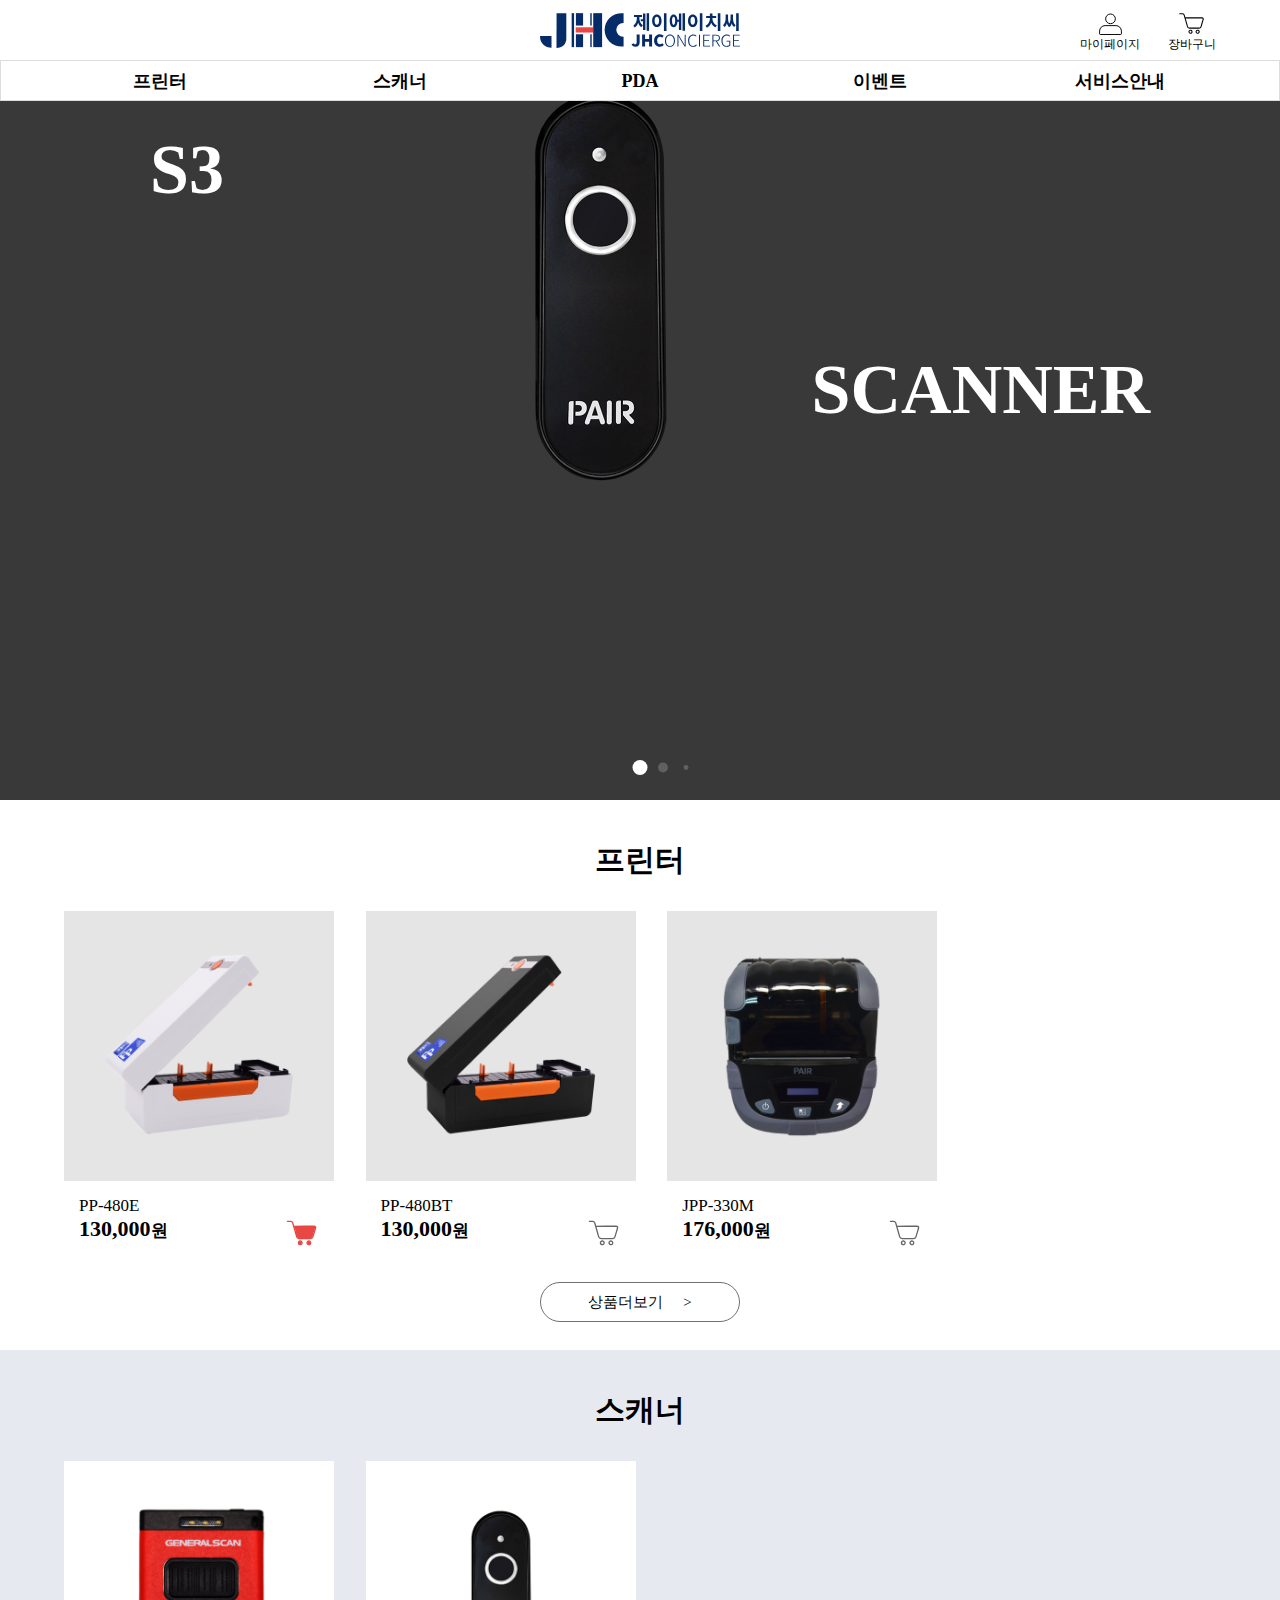
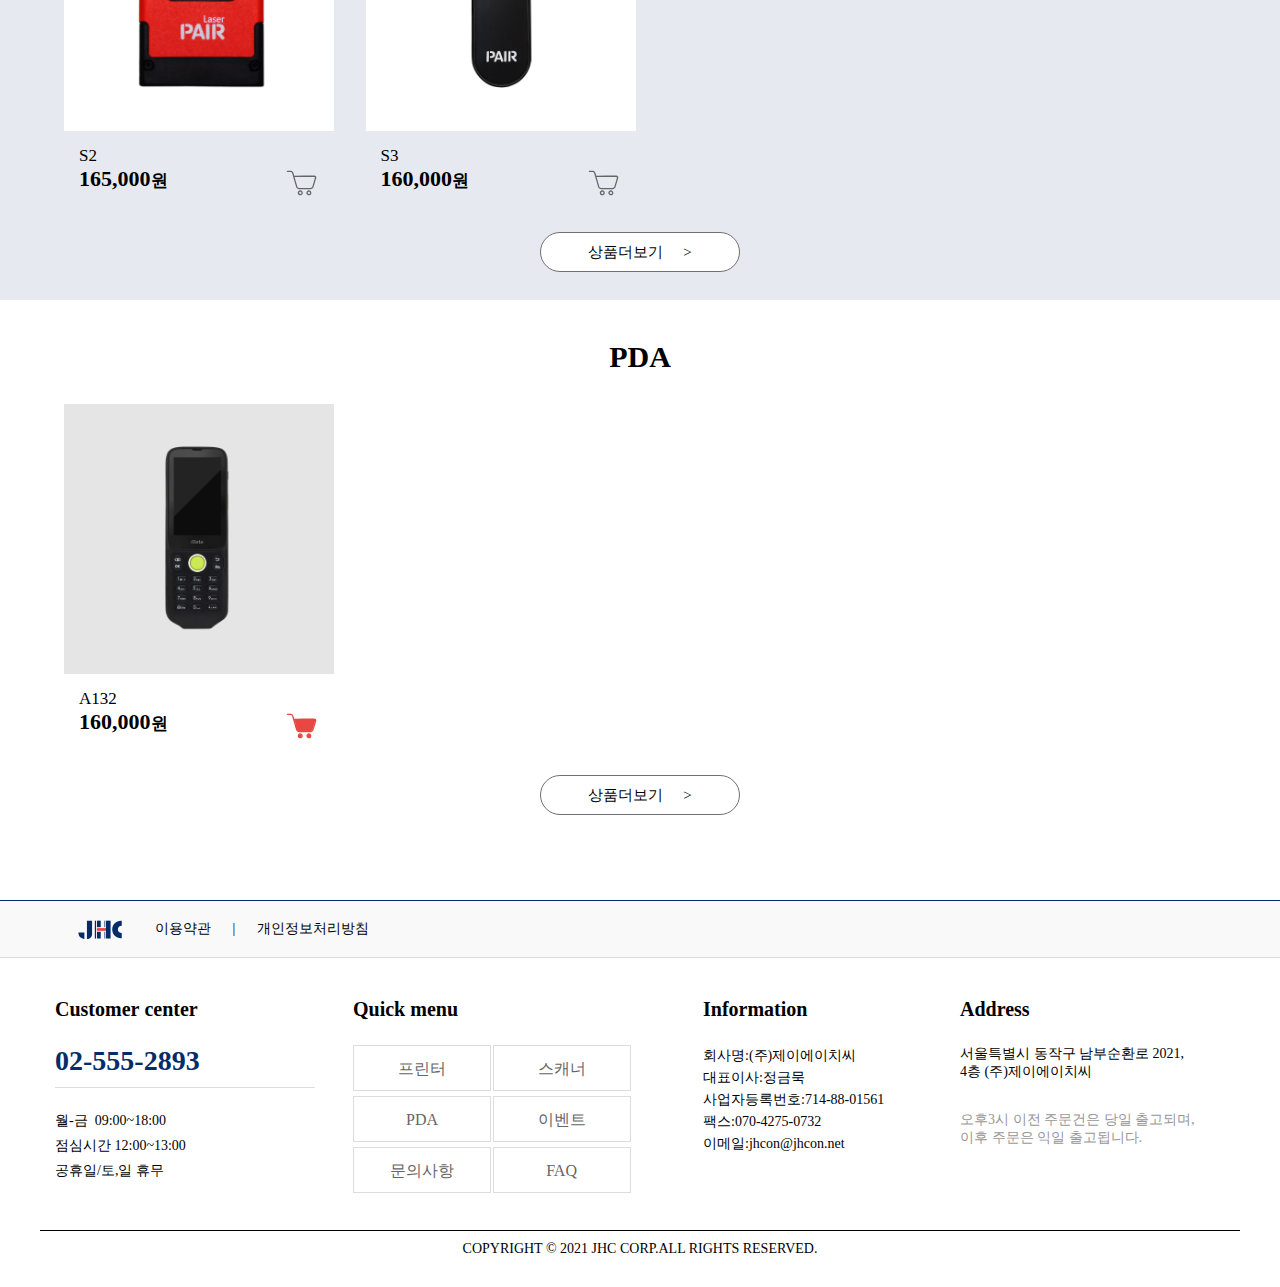
<file: Desktop/mj/JHC/index.html>
<!DOCTYPE html>
<html lang="ko">
<head>
    <meta charset="UTF-8">
    <meta name="viewport" content="width=device-width, initial-scale=1.0, minimum-scale=1.0, maximum-scale=1.0, user-scalable=no">
    <meta http-equiv="X-UA-Compatible" content="IE=edge" />
    <meta name="keywords" content="블루투스 스캐너, 프린터">
    <meta name="description" content="물류 IT 전문기업 주식회사 제이에이치씨 쇼핑몰입니다.">
    <meta name="title" content="JHCSHOP">
    <meta property="og:keywords" content="블루투스 스캐너, 프린터">
    <meta property="og:description" content="물류 IT 전문기업 주식회사 제이에이치씨 쇼핑몰입니다.">
    <meta property="og:title" content="JHCSHOP">
    <title>JHCONCIERGE</title>
    <link rel="stylesheet" type="text/css" href="css/common.css">
    <link rel="stylesheet" type="text/css" href="css/header.css">
    <link rel="stylesheet" type="text/css" href="css/visual.css">
    <link rel="stylesheet" type="text/css" href="css/main.css">
    <link rel="stylesheet" type="text/css" href="css/footer.css">
    <link rel="icon" href="images/favicon_32x32_hIK_icon.ico">
    <link rel="stylesheet" href="https://unpkg.com/swiper/swiper-bundle.min.css" />
    <link rel="stylesheet" href="css/swiper.min.css">
    
    <script src="js/jquery-3.6.0.min.js"></script>
    <script src="js/main.js"></script>
    <script src="js/visual.js"></script>
    <script src="https://unpkg.com/swiper/swiper-bundle.min.js"></script>
    <script src="js/swiper.js"></script>
    <script src="js/swiper.min.js"></script>
</head>
<body>
    <div class="wrap">
       <div class="modal"></div>
        <header>
            <div class="headerWrap">
               <div class="headerUp">
                    <h1><a href="#"><img src="images/header_JHC_logo.svg" alt="로고"></a></h1>
                    <div class="userMenu">
                        <div class="myPage">
                            <a href="#">
                                <img src="images/icon_user.svg" alt="마이페이지이미지">
                                <span>마이페이지</span>
                            </a>
                        </div><!--//myPage-->
                        <div class="cart">
                            <a href="#">
                                <img src="images/icon_cart.svg" alt="장바구니이미지">
                                <div class="cartNum"></div>
                                <span>장바구니</span>
                            </a>
                        </div><!--//cart-->
                    </div><!--//userMenu-->
                    <button type="button" class="moBtn"><img src="images/toggle.svg" alt="toggle버튼"></button>
                </div><!--//headerUp-->
                <div class="headerDown">
                    <nav>
                        <ul class="gnb">
                          <li><a href="product_print.html">프린터</a></li>  
                          <li><a href="product_scanner.html">스캐너</a></li>  
                          <li><a href="product_pda.html">PDA</a></li>  
                          <li><a href="#">이벤트</a></li>  
                          <li><a href="#">서비스안내</a>
                              <ul class="subGnb">
                                  <li><a href="#">FAQ</a></li>
                                  <li><a href="#">Q&amp;A</a></li>
                              </ul>
                          </li>  
                        </ul>
                    </nav>
                </div><!--//headerDown-->
            </div><!--//headerWrap-->
        </header>
        
        <div class="swiper-container mySwiper">
            <div class="swiper-wrapper">
               <div class="swiper-slide slide01">
                    <div class="slideTxt">
                        <p>S3</p>
                       <div class="slideImg"><img src="images/product_S3.png" alt="S3"></div>
                        <span>SCANNER</span>
                    </div><!--//slideTxt-->
                </div><!--//swiper-slide1-->
                <div class="swiper-slide slide02">
                    <div class="slideTxt">
                        <p>A132</p>
                        <div class="slideImg"><img src="images/product_A132.png" alt="A132"></div>
                        <span>PDA</span>
                    </div><!--//slideTxt-->
                </div><!--//swiper-slide2-->
                
                <div class="swiper-slide slide03">
                    <div class="slideTxt">
                        <p>JPP-330M</p>
                        <div class="slideImg"><img src="images/product_JPP-330M.png" alt="JPP-330M"></div>
                        <span>PRINTER</span>
                    </div><!--//slideTxt-->
                </div><!--//swiper-slide3-->
                
                <div class="swiper-slide slide04">
                    <div class="slideTxt">
                        <p>PP-480E</p>
                        <div class="slideImg"><img src="images/product_PP-480E.png" alt="PP-480E"></div>
                        <span>PRINTER</span>
                    </div><!--//slideTxt-->
                </div><!--//swiper-slide4-->
            </div><!--//swiper-->
            <div class="swiper-pagination"></div>
        </div><!--//swiper-slide-->
        
        <article>
           <h2 class="screen_out">메인제품</h2>
            <section>
              <h3>프린터</h3>
              <div class="productrWrap">
                <div class="productInner">
                <div class="product">
                  <a href="pp480e.html">
                    <img src="images/product_PP-480E.png" alt="PP-480E">
                  </a>
                  <div class="txtBox">
                    <p>PP-480E</p>
                    <span>130,000</span><span>원</span>
                  </div>
                  <div class="cartImg"><img src="images/icon_cart(red).svg" alt="장바구니"></div>
                  </div>
                  <div class="product">
                    <a href="pp-480bt.html">
                      <img src="images/product_PP_480BT.png" alt="PP-480BT">
                    </a>
                    <div class="txtBox">
                      <p>PP-480BT</p>
                      <span>130,000</span><span>원</span>
                    </div>
                    <div class="cartImg"><img src="images/icon_cart(grey).svg" alt="장바구니"></div>
                  </div>
                  <div class="product">
                    <a href="jpp-330m.html">
                      <img src="images/product_JPP-330M.png" alt="JPP-330M">
                    </a>
                    <div class="txtBox">
                      <p>JPP-330M</p>
                      <span>176,000</span><span>원</span>
                    </div>
                    <div class="cartImg"><img src="images/icon_cart(grey).svg" alt="장바구니"></div>
                  </div>
<!--
                  <button type="button" class="prev"><img src="images/icon_prev_white.svg" alt="prev"></button>
                       <button type="button" class="next"><img src="images/icon_next_white.svg" alt="next"></button>
-->
                  </div>
                  <div class="more"><a href="product_print.html">상품더보기</a></div>
               </div>
            </section><!--//printer-->
            <section>
              <h3>스캐너</h3>
              <div class="productrWrap">
                <div class="productInner">
                    <div class="product">
                      <a href="s2.html">
                        <img src="images/product_S2.png" alt="S2">
                      </a>
                      <div class="txtBox">
                        <p>S2</p>
                        <span>165,000</span><span>원</span>
                      </div>
                      <div class="cartImg"><img src="images/icon_cart(grey).svg" alt="장바구니"></div>
                    </div>
                    <div class="product">
                      <a href="s3.html">
                        <img src="images/product_S3.png" alt="S3">
                      </a>
                      <div class="txtBox">
                        <p>S3</p>
                        <span>160,000</span><span>원</span>
                      </div>
                      <div class="cartImg"><img src="images/icon_cart(grey).svg" alt="장바구니"></div>
                    </div>
<!--
                    <button type="button" class="prev"><img src="images/icon_prev.svg" alt="prev"></button>
                    <button type="button" class="next"><img src="images/icon_next.svg" alt="next"></button>
-->
                </div>
                <div class="more"><a href="product_scanner.html">상품더보기</a></div>
               </div>
            </section><!--//scanner-->
            <section>
              <h3>PDA</h3>
              <div class="productrWrap">
                  <div class="productInner">
                   <div class="product">
                       <a href="a132.html">
                           <img src="images/product_A132.png" alt="A132">
                       </a>
                       <div class="txtBox">
                           <p>A132</p>
                           <span>160,000</span><span>원</span>
                       </div>
                       <div class="cartImg"><img src="images/icon_cart(red).svg" alt="장바구니"></div>
                   </div>
<!--
                        <button type="button" class="prev"><img src="images/icon_prev_white.svg" alt="prev"></button>
                       <button type="button" class="next"><img src="images/icon_next_white.svg" alt="next"></button>
-->
                   </div>
                   <div class="more"><a href="product_pda.html">상품더보기</a></div>
               </div>
            </section><!--//pda-->
        </article>
        
         <footer>
            <div class="logoWrap">
                <img src="images/footer_logo.svg" alt="">
                <span><a href="#">이용약관</a></span>
                <span>|</span>
                <span><a href="#">개인정보처리방침</a></span>
            </div>
            <div class="footerInner">
                <div class="fmenu">
                    <div class="cust">
                        <h4>Customer&nbsp;center</h4>
                        <div class="tel"><a href="tel:02-555-2893">02-555-2893</a></div>
                        <p>
                            월-금&nbsp;&nbsp;09:00~18:00<br>
                            점심시간&nbsp;12:00~13:00<br>
                            공휴일/토,일 휴무
                        </p>
                    </div><!--//cust-->
                    <div class="qmenu">
                        <h4>Quick menu</h4>
                        <div class="qmenuInner">
                            <span><a href="product_print.html">프린터</a></span>
                            <span><a href="product_scanner.html">스캐너</a></span>
                            <span><a href="product_pda.html">PDA</a></span>
                            <span><a href="#">이벤트</a></span>
                            <span><a href="#">문의사항</a></span>
                            <span><a href="#">FAQ</a></span>
                        </div>
                    </div><!--//qmenu-->
                    <div class="finfo">
                        <h4>Information</h4>
                        <p>
                            회사명:(주)제이에이치씨<br>
                            대표이사:정금묵<br>
                            사업자등록번호:714-88-01561<br>
                            팩스:070-4275-0732<br>
                            이메일:jhcon@jhcon.net
                        </p>
                    </div><!--//finfo-->
                    <div class="address">
                        <h4>Address</h4>
                        <p>서울특별시 동작구 남부순환로 2021,<br>4층 (주)제이에이치씨</p>
                        <p>오후3시 이전 주문건은 당일 출고되며,<br>이후 주문은 익일 출고됩니다. </p>
                    </div><!--//address-->
                </div><!--//fmenu-->
                <p>COPYRIGHT &copy; 2021 JHC CORP.ALL RIGHTS RESERVED.</p>
            </div>
            
            <div class="personal_wrap">
                <div class="footer_close"><img src="images/icon_close_white.svg" alt="닫기"></div>
                <div class="personal_popup">
                    <div class="personal_title">이용약관</div>
                        <div class="personal_body" id="personal">
                            <h4>&#91;제 1장 총칙&#93;</h4>
                            <div class="personal_con">
                                <h5>제 1조 (목적)</h5>
                                <p>본 약관은 <strong>주식회사 제이에이치씨 (이하 "회사"라 한다)</strong>가 회사 홈페이지(이하 "홈페이지"라 한다)를 통해 제공하는 모든 인터넷 정보 서비스(이하 "서비스"라 한다)를 이용함에 있어서 "회사"와 정보이용자 간의 권리&middot;의무 및 책임사항을 규정함으로써 고객의 권익을 보호함을 목적으로 합니다.</p>
                            </div>
                            <div class="personal_con">
                                <h5>제 2조 (정의)</h5>
                                <p>&#9312; 이용자란 홈페이지에 접속하여 이 약관에 따라 "회사"가 제공하는 서비스를 받는 고객을 말합니다.</p>
                                <p>&#9313; 고객이라 함은 홈페이지에 개인이나 회사의 정보를 제공하여 문의등록을 하거나, "회사"에게 제품구매를 진행한 개인이나 회사로서, "회사"의 정보를 지속적으로 이용할 수 있는 자나 회사를 말합니다.</p>
                            </div>
                            <div class="personal_con">
                                <h5>제 3조 (약관의 효력과 개정)</h5>
                                <p>&#9312; 이 약관은 이용자에게 공시함으로써 효력이 발생됩니다.</p>
                                <p>&#9313; "회사" 은(는) 이 약관의 내용을 이용자가 알 수 있도록 "홈페이지"에 게시합니다.</p>
                                <p>&#9314; 약관 변경 시 고지기간
                                    <span>약관의 변경 시 개정 약관 적용일 전 최소 7일부터 회원에게 이를 고지해야 하고, 만일 약관의 변경이 소비자에게 불리한 경우에는 개정 약관 적용일 전 최소 30일부터 회원에게 이를 고지합니다.</span>
                                </p>
                            </div>

                            <h4>&#91;제 2장 JHC와 이용자의 의무사항&#93;</h4>
                            <div class="personal_con">
                                <h5>제 4조 (JHC의 의무)</h5>
                                <p>&#9312; "회사" 은(는) 이 약관이 정하는 바에 따라 지속적이고, 안정적으로 서비스를 제공하는 데 최선을 다해야 합니다.</p>
                                <p>&#9313; "회사" 은(는) 회원의 정보가 분실 &middot; 도난 &middot; 변조 &middot; 누출 또는 훼손되지 않도록 보안 및 안정성 확보에 필요한 조치를 취해야 합니다.</p>
                                <p>&#9314; "회사" 은(는) 이용자가 원하지 않는 영리 목적의 광고성 전자 우편을 발송하지 않습니다.</p>
                            </div>
                            <div class="personal_con">
                                <h5>제 5조(재화 등의 공급)</h5>
                                <p>&#9312; "회사" 은(는) 이용자와 재화 등의 공급시기에 관하여 별도의 약정이 없는 이상, 이용자가 청약을 한 날부터 7일 이내에 재화 등을 배송할 수 있도록 주문제작, 포장 등 기타의 필요한 조치를 취합니다. 다만, "회사"가 이미 재화 등의 대금의 전부 또는 일부를 받은 경우에는 대금의 전부 또는 일부를 받은 날부터 3영업일 이내에 조치를 취합니다. 이때 "회사" 은(는) 이용자가 재화 등의 공급 절차 및 진행 사항을 확인할 수 있도록 적절한 조치를 합니다.</p>
                                <p>&#9313; "회사" 은(는) 이용자가 구매한 재화에 대해 배송수단, 수단별 배송비용 부담자, 수단별 배송기간 등을 명시합니다. 만약 "회사"가 약정 배송기간을 초과한 경우에는 그로 인한 이용자의 손해를 배상하여야 합니다. 다만 "회사"가 고의, 과실이 없음을 입증한 경우에는 그러하지 아니합니다.</p>
                            </div>
                            <div class="personal_con">
                                <h5>제 6조(청약철회 등)</h5>
                                <p>&#9312; "회사"와 재화등의 구매에 관한 계약을 체결한 이용자는 &#12300;전자상거래 등에서의 소비자보호에 관한 법률&#12301; 제13조 제2항에 따른 계약내용에 관한 서면을 받은 날(그 서면을 받은 때보다 재화 등의 공급이 늦게 이루어진 경우에는 재화 등을 공급받거나 재화 등의 공급이 시작된 날을 말합니다)부터 7일 이내에는 청약의 철회를 할 수 있습니다. 다만, 청약철회에 관하여 &#12300;전자상거래 등에서의 소비자보호에 관한 법률&#12301;에 달리 정함이 있는 경우에는 동 법 규정에 따릅니다.</p>
                                <p>&#9313; 이용자는 재화 등을 배송 받은 경우 다음 각 호의 1에 해당하는 경우에는 반품 및 교환을 할 수 없습니다.</p>
                                <ul>
                                    <li>이용자에게 책임 있는 사유로 재화 등이 멸실 또는 훼손된 경우(다만, 재화 등의 내용을 확인하기 위하여 포장 등을 훼손한 경우에는 청약철회를 할 수 있습니다)</li>
                                    <li>이용자의 사용 또는 일부 소비에 의하여 재화 등의 가치가 현저히 감소한 경우</li>
                                    <li>시간의 경과에 의하여 재판매가 곤란할 정도로 재화등의 가치가 현저히 감소한 경우</li>
                                    <li>같은 성능을 지닌 재화 등으로 복제가 가능한 경우 그 원본인 재화 등의 포장을 훼손한 경우</li>
                                </ul>
                                <p>&#9314; "회사"가 사전에 청약철회 등이 제한되는 사실을 소비자가 쉽게 알 수 있는 곳에 명기하거나 사용상품을 제공하는 등의 조치를 하지 않았다면 이용자의 청약철회 등이 제한되지 않습니다.</p>
                                <p>&#9315; 이용자는 규정에 불구하고 재화 등의 내용이 표시·광고 내용과 다르거나 계약내용과 다르게 이행된 때에는 당해 재화 등을 공급받은 날부터 3월 이내, 그 사실을 안 날 또는 알 수 있었던 날부터 15일 이내에 청약철회 등을 할 수 있습니다.</p>
                            </div>
                            <div class="personal_con">
                                <h5>제 7조(청약철회 등의 효과)</h5>
                                <p>&#9312; "회사" 은(는) 이용자로부터 재화 등을 반환받은 경우 3영업일 이내에 이미 지급받은 재화 등의 대금을 환급합니다. 이 경우 "회사"가 이용자에게 재화등의 환급을 지연한때에는 그 지연기간에 대하여 &#12300;전자상거래 등에서의 소비자보호에 관한 법률 시행령&#12301;제21조의2에서 정하는 지연이자율을 곱하여 산정한 지연이자를 지급합니다.</p>
                                <p>&#9313; "회사" 은(는) 위 대금을 환급함에 있어서 이용자가 신용카드 또는 전자화폐 등의 결제수단으로 재화 등의 대금을 지급한 때에는 지체 없이 당해 결제수단을 제공한 사업자로 하여금 재화 등의 대금의 청구를 정지 또는 취소하도록 요청합니다.</p>
                                <p>&#9314; 청약철회 등의 경우 공급받은 재화 등의 반환에 필요한 비용은 이용자가 부담합니다. "회사"은 이용자에게 청약철회 등을 이유로 위약금 또는 손해배상을 청구하지 않습니다. 다만 재화 등의 내용이 표시&middot;광고 내용과 다르거나 계약내용과 다르게 이행되어 청약철회 등을 하는 경우 재화 등의 반환에 필요한 비용은 "회사"가 부담합니다.</p>
                                <p>&#9315; 이용자가 재화 등을 제공받을 때 발송비를 부담한 경우에 "회사" 은(는) 청약철회 시 그 비용을 누가 부담하는지를 이용자가 알기 쉽도록 명확하게 표시합니다.</p>
                            </div>
                            <div class="personal_con">
                                <h5>제 8조(환급)</h5>
                                <p>"회사" 은(는) 이용자가 구매 신청한 재화 등이 품절 등의 사유로 인도 또는 제공을 할 수 없을 때에는 지체 없이 그 사유를 이용자에게 통지하고 사전에 재화 등의 대금을 받은 경우에는 대금을 받은 날부터 3영업일 이내에 환급하거나 환급에 필요한 조치를 취합니다.</p>
                            </div>

                            <h4>&#91;제 3장 기타&#93;</h4>
                            <div class="personal_con">
                                <h5>제 9조 (약관 외 준칙)</h5>
                                <p>이 약관에 명시되지 않은 사항은 관련법의 규정에 의합니다.</p>
                            </div>
                            <div class="personal_con">
                                <h5>제 10조 (분쟁해결)</h5>
                                <p>&#9312; "회사" 은(는) 이용자로부터 제출되는 불만사항 및 의견을 우선적으로 처리합니다. 단, 처리가 곤란한 경우에는 이용자에게 그 사유와 처리 일정을 지체없이 통보합니다.</p>
                                <p>&#9313; "회사"와 이용자간에 발생한 분쟁은 관련법에 의한 조정에 따를 수 있습니다.</p>
                                <p>&#9314; "회사" 은(는) &#12300;전자상거래 등에서의 소비자보호에 관한 법률&#12301;, &#12300;약관의 규제에 관한 법률&#12301;, &#12300;전자문서 및 전자거래기본법&#12301;, &#12300;전자금융거래법&#12301;, &#12300;전자서명법&#12301;, &#12300;정보통신망 이용촉진 및 정보보호 등에 관한 법률&#12301;, &#12300;방문판매 등에 관한 법률&#12301;, &#12300;소비자기본법&#12301; 등 관련 법을 위배하지 않는 범위에서 이 약관을 개정할 수 있습니다.</p>
                            </div>
                            <div class="personal_con">
                                <h5>제 11조 (저작권의 귀속 및 이용 제한)</h5>
                                <p>&#9312; "회사"와 이용자간에 발생한 분재에 관한 소송은 서울중앙지방법원에 제기할 수 있습니다.</p>
                                <p>&#9313; 이용자는 홈페이지를 이용함으로써 얻은 정보를 "회사"의 사전 승낙 없이 복제, 송신, 출판, 배포, 방송 기타 방법에 의하여 영리목적으로 이용하거나 제3자에게 이용하게 하여서는 안됩니다.</p>
                                <p>&#9314; "회사"와 이용자간에 발생한 분재에 관한 소송은 서울 지방법원에 제기할 수 있습니다.</p>
                                <p>&#9315; "회사"와 이용자간에 제기된 소송에는 대한민국법을 적용합니다.</p>
                            </div>
                        </div><!--//agreement_body-->
                    </div><!--//personal_popup-->
                </div><!--//personal_wrap-->
        
                <div class="agreement_wrap">
                    <div class="footer_close"><img src="images/icon_close_white.svg" alt="닫기"></div>
                    <div class="agreement_popup">
                        <div class="agreement_title">개인정보 처리방침</div>
                        <div class="agreement_body" id="agreement">
                            <p><strong>주식회사 제이에이치씨 (이하 “회사”라 한다)</strong>은(는) &#12300;개인정보 보호법&#12301; 제30조에 따라 정보주체의 개인정보를 보호하고 이와 관련한 고충을 신속하고 원활하게 처리할 수 있도록 하기 위하여 다음과 같이 개인정보 처리방침을 수립&middot;공개합니다.<br><span>&#9675; 이 개인정보처리방침은 2021년 9월 1부터 적용됩니다.</span></p>

                        <div class="agreement_con">
                            <h4>제 1조(개인정보의 처리 목적)</h4>
                            <p><strong>"회사"는 다음의 목적을 위하여 개인정보를 처리합니다. 처리하고 있는 개인정보는 다음의 목적 이외의 용도로는 이용되지 않으며 이용 목적이 변경되는 경우에는 &#12300;개인정보 보호법&#12301; 제18조에 따라 별도의 동의를 받는 등 필요한 조치를 이행할 예정입니다.</strong></p>
                            <ol class="agreement_first">
                                <li>홈페이지 회원가입 및 관리
                                    <p>회원제 서비스 제공에 따른 본인 식별&middot;인증, 고충처리 목적으로 개인정보를 처리합니다.</p>
                                </li>
                                <li>민원사무 처리
                                    <p>민원인의 신원 확인, 민원사항 확인, 사실조사를 위한 연락&middot;통지, 처리결과 통보 목적으로 개인정보를 처리합니다.</p>
                                </li>
                                <li>재화 또는 서비스 제공
                                    <p>물품배송, 맞춤서비스 제공을 목적으로 개인정보를 처리합니다.</p>
                                </li>
                            </ol>
                        </div>
                        <div class="agreement_con">
                            <h4>제 2조(개인정보의 처리 및 보유 기간)</h4>
                            <p>&#9312; "회사" 은(는) 법령에 따른 개인정보 보유&middot;이용기간 또는 정보주체로부터 개인정보를 수집 시에 동의받은 개인정보 보유&middot;이용기간 내에서 개인정보를 처리&middot;보유합니다.</p>
                            <p>&#9313; 각각의 개인정보 처리 및 보유 기간은 다음과 같습니다.</p>
                            <p>
                                <span>1. &lt;민원사무 처리&gt;</span>
                                        &lt;민원사무 처리&gt;와 관련한 개인정보는 수집&middot;이용에 관한 동의일로부터 &lt;지체없이 파기&gt;까지 위 이용목적을 위하여 보유&middot;이용됩니다.<br>
                                        보유근거 : 서비스 안내를 위한 개인정보 보유<br>
                                        관련법령 : 소비자의 불만 또는 분쟁처리에 관한 기록 : 3년<br>
                            </p>
                        </div>
                        <div class="agreement_con">
                            <h4>제 3조(정보주체와 법정대리인의 권리&middot;의무 및 그 행사방법)</h4>
                            <ul class="agreement_third">
                                <li>&#9312; 정보주체는 "회사"에 대해 언제든지 개인정보 열람&middot;정정&middot;삭제&middot;처리정지 요구 등의 권리를 행사할 수 있습니다.</li>
                                <li>&#9313; 제1항에 따른 권리 행사는"회사"에 대해 &#12300;개인정보 보호법&#12301; 시행령 제41조제1항에 따라 서면, 전자우편, 모사전송(FAX) 등을 통하여 하실 수 있으며 "회사"은(는) 이에 대해 지체 없이 조치하겠습니다.</li>
                                <li>&#9314; 제1항에 따른 권리 행사는 정보주체의 법정대리인이나 위임을 받은 자 등 대리인을 통하여 하실 수 있습니다. 이 경우 &ldquo;개인정보 처리 방법에 관한 고시(제2020-7호)&rdquo; 별지 제11호 서식에 따른 위임장을 제출하셔야 합니다.</li>
                                <li>&#9315; 개인정보 열람 및 처리정지 요구는 &#12300;개인정보 보호법&#12301; 제35조 제4항, 제37조 제2항에 의하여 정보주체의 권리가 제한 될 수 있습니다.</li>
                                <li>&#9316; 개인정보의 정정 및 삭제 요구는 다른 법령에서 그 개인정보가 수집 대상으로 명시되어 있는 경우에는 그 삭제를 요구할 수 없습니다.</li>
                                <li>&#9317; "회사"은(는) 정보주체 권리에 따른 열람의 요구, 정정&middot;삭제의 요구, 처리정지의 요구 시 열람 등 요구를 한 자가 본인이거나 정당한 대리인인지를 확인합니다.</li>
                            </ul>
                        </div>
                        <div class="agreement_con">
                            <h4>제 4조(개인정보의 파기)</h4>
                            <ul class="agreement_four">
                                <li>&#9312; "회사" 은(는) 개인정보 보유기간의 경과, 처리목적 달성 등 개인정보가 불필요하게 되었을 때에는 지체없이 해당 개인정보를 파기합니다.</li>
                                <li>&#9313; 정보주체로부터 동의받은 개인정보 보유기간이 경과하거나 처리목적이 달성되었음에도 불구하고 다른 법령에 따라 개인정보를 계속 보존하여야 하는 경우에는, 해당 개인정보를 별도의 데이터베이스(DB)로 옮기거나 보관장소를 달리하여 보존합니다.</li>
                                <li>&#9314; 개인정보 파기의 절차 및 방법은 다음과 같습니다.
                                    <ul>
                                        <li>파기절차
                                            <p>"회사" 은(는) 파기 사유가 발생한 개인정보를 선정하고, "회사" 의 개인정보 보호책임자의 승인을 받아 개인정보를 파기합니다.</p>
                                        </li>
                                        <li>파기방법
                                            <p>전자적 파일 형태의 정보는 기록을 재생할 수 없는 기술적 방법을 사용합니다</p>
                                        </li>
                                    </ul>
                                </li>
                            </ul>
                        </div>
                        <div class="agreement_con">
                            <h4>제 5조(개인정보의 안전성 확보 조치)</h4>
                            <p><strong>"회사" 은(는) 개인정보의 안전성 확보를 위해 다음과 같은 조치를 취하고 있습니다.</strong></p>
                            <ul class="agreement_five">
                                <li>개인정보 취급 직원의 최소화 및 교육
                                    <p>개인정보를 취급하는 직원을 지정하고 담당자에 한정시켜 최소화 하여 개인정보를 관리하는 대책을 시행하고 있습니다.</p>
                                </li>
                                <li>접속기록의 보관 및 위변조 방지
                                    <p>개인정보처리시스템에 접속한 기록을 최소 1년 이상 보관, 관리하고 있으며, 다만, 5만명 이상의 정보주체에 관하여 개인정보를 추가하거나, 고유식별정보 또는 민감정보를 처리하는 경우에는 2년이상 보관, 관리하고 있습니다. 또한, 접속기록이 위변조 및 도난, 분실되지 않도록 보안기능을 사용하고 있습니다.</p>
                                </li>
                            </ul>
                        </div>
                        <div class="agreement_con">
                            <h4>제 6조(개인정보 자동 수집 장치의 설치&middot;운영 및 거부에 관한 사항)</h4>
                            <p>"회사" 은(는) 정보주체의 이용정보를 저장하고 수시로 불러오는 ‘쿠키(cookie)’를 사용하지 않습니다.</p>
                        </div>
                        <div class="agreement_con">
                            <h4>제 7조 (개인정보 보호책임자)</h4>
                            <ul>
                                <li>
                                    <p>&#9312; "회사" 은(는) 개인정보 처리에 관한 업무를 총괄해서 책임지고, 개인정보 처리와 관련한 정보주체의 불만처리 및 피해구제 등을 위하여 아래와 같이 개인정보 보호책임자를 지정하고 있습니다.</p>
                                    <div>
                                        <ul>
                                            <li>&#9654; 개인정보 보호책임자</li>
                                            <li>성명 : 조신동</li>
                                            <li>직책 : 영업기획팀</li>
                                            <li>직급 : 과장</li>
                                            <li>연락처 :02-555-2893, jhcon@jhcon.net</li>
                                        </ul>
                                        <p>&#8251; 개인정보 보호 담당부서로 연결됩니다.</p>
                                        <ul>
                                            <li>&#9654; 개인정보 보호 담당부서</li>
                                            <li>성명 : 조신동</li>
                                            <li>직책 : 영업기획팀</li>
                                            <li>직급 : 과장</li>
                                            <li>연락처 :02-555-2893</li>
                                        </ul>
                                    </div>
                                </li>
                                <li>
                                    <p>&#9313; 정보주체께서는 "회사" 의 서비스(또는 사업)을 이용하시면서 발생한 모든 개인정보 보호 관련 문의, 불만처리, 피해구제 등에 관한 사항을 개인정보 보호책임자 및 담당부서로 문의하실 수 있습니다. "회사" 은(는) 정보주체의 문의에 대해 지체 없이 답변 및 처리해드릴 것입니다
                                    </p>
                                </li>
                            </ul>
                        </div>
                        <div class="agreement_con">
                            <h4>제 8조(권익침해 구제방법)</h4>
                            <p>정보주체는 개인정보침해로 인한 구제를 받기 위하여 개인정보분쟁조정위원회, 한국인터넷진흥원 개인정보침해신고센터 등에 분쟁해결이나 상담 등을 신청할 수 있습니다. 이 밖에 기타 개인정보침해의 신고, 상담에 대하여는 아래의 기관에 문의하시기 바랍니다.</p>
                            <ul class="agreement_eight">
                                <li>개인정보분쟁조정위원회 : (국번없이) 1833-6972 (www.kopico.go.kr)</li>
                                <li>개인정보침해신고센터 : (국번없이) 118 (privacy.kisa.or.kr)</li>
                                <li>대검찰청 : (국번없이) 1301 (www.spo.go.kr)</li>
                                <li>경찰청 : (국번없이) 182 (cyberbureau.police.go.kr)</li>
                            </ul>
                            <p>&#12300;개인정보 보호법&#12301;제35조(개인정보의 열람), 제36조(개인정보의 정정&middot;삭제), 제37조(개인정보의 처리정지 등)의 규정에 의한 요구에 대 하여 공공기관의 장이 행한 처분 또는 부작위로 인하여 권리 또는 이익의 침해를 받은 자는 행정심판법이 정하는 바에 따라 행정심판을 청구할 수 있습니다.</p>
                            <p>&#8251; 행정심판에 대해 자세한 사항은 중앙행정심판위원회(www.simpan.go.kr) 홈페이지를 참고하시기 바랍니다.</p>
                            </div>
                        <div class="agreement_con">
                            <h4>제 9조(개인정보 처리방침 변경)</h4>
                            <p>&#9312; 이 개인정보처리방침은 2021년 9월 1부터 적용됩니다.</p>
                        </div>
                    </div><!--//agreement_body-->
                </div><!--//agreement_popup-->
            </div><!--//agreement_wrap-->    
        </footer>
        <a id="toTop" href="#">TOP</a>
    </div>
</body>
</html>
</file>
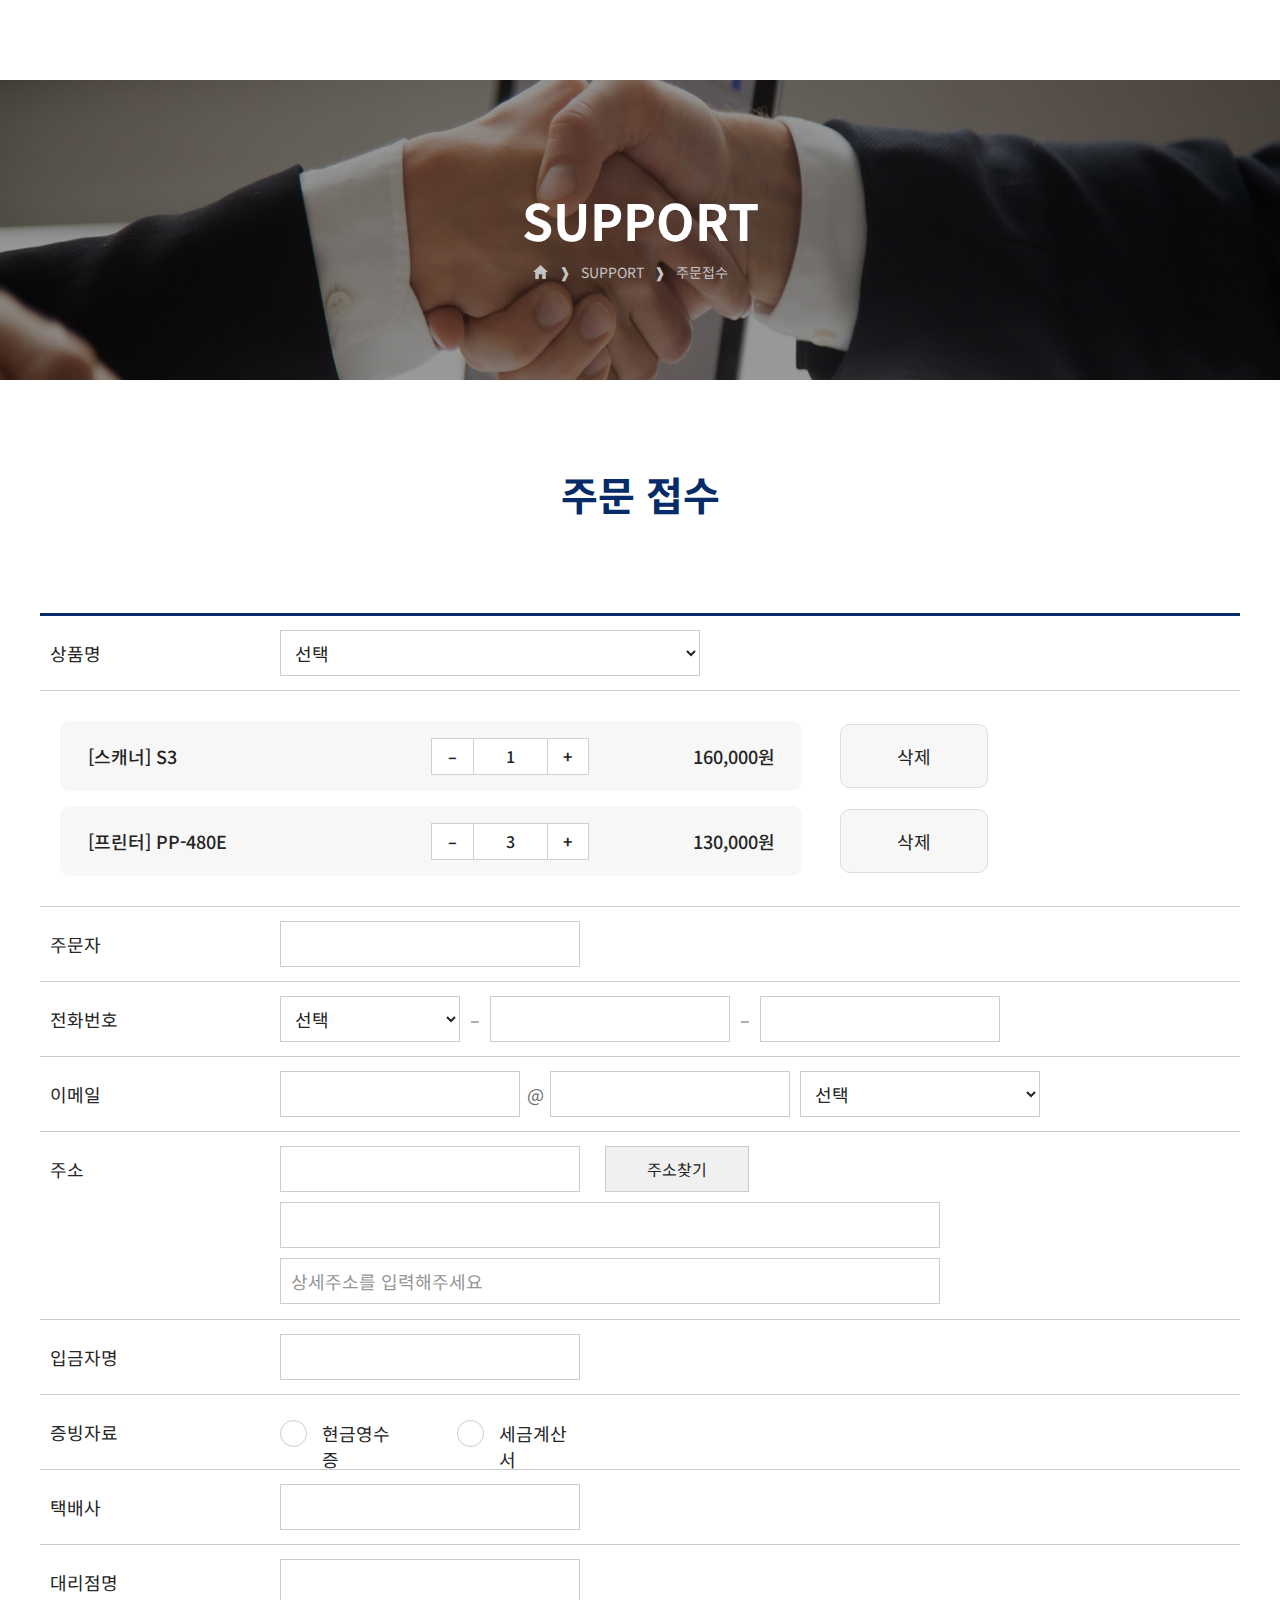
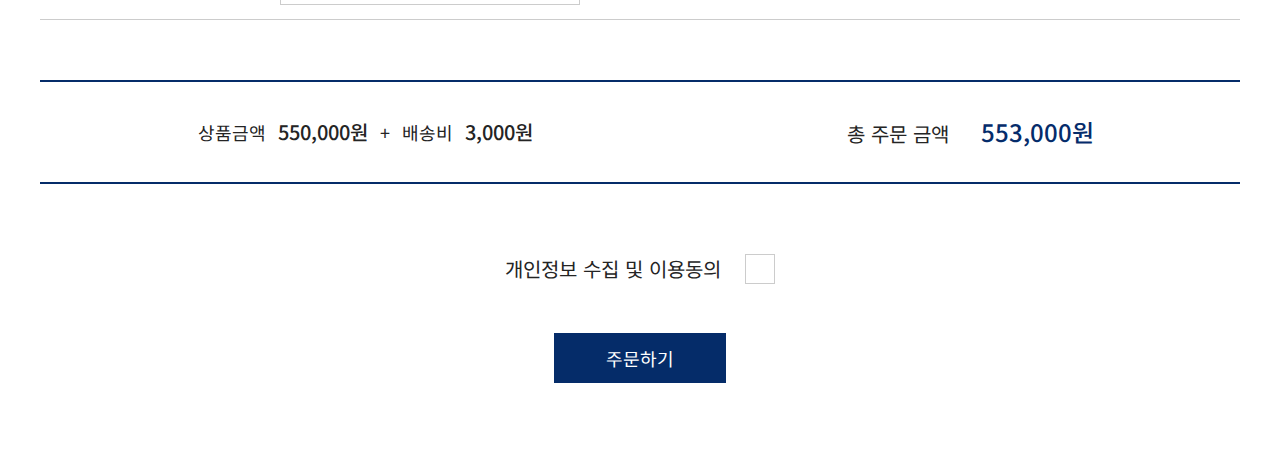
<file: Documents/order/inquiryOrder.html>
<!DOCTYPE html>
<html lang="ko">
<head>
    <meta charset="UTF-8">
    <title>Document</title>
    <link rel="stylesheet" href="css/common.css">
    <link rel="stylesheet" href="css/inquiryOrder.css">
</head>
<body>
    <div class="wrap">
        <div class="subVisual">
            <p class="subVisual_title">support</p>
            <img src="img/support.jpg" alt="support" class="pc_only">
            <img src="img/support_mo.jpg" alt="support" class="mo_only">
            <div class="location">
                <p>
                 <a href="" title="home">
                    <img src="img/home.svg" alt="메인페이지 바로가기"> 
                 </a>
                </p>
                <p>support</p>
                <p>주문접수</p>
            </div>
        </div> <!-- //subVisual -->
        
        <div class="inquiry page_sub">
            <h1>주문&nbsp;접수</h1>
            <div class="inquiryCon">
                <div class="inquiryBox">
                    <span>상품명</span>
                    <select required>
                        <option value="" selected disabled hidden>선택</option>
                        <option value="PP-480E">[프린터]&nbsp;PP-480E</option>
                        <option value="PP-480BT">[프린터]&nbsp;PP-480BT</option>
                        <option value="JPP-330M">[프린터]&nbsp;JPP-330M</option>
                        <option value="JPP-S3">[스캐너]&nbsp;JPP-S3</option>
                        <option value="A132">[PDA]&nbsp;A132</option>
                    </select>
                </div>
                <div class="inquiryOrder">
                    <div class="productBoxWrap">
                        <div class="productBox">
                            <span>[스캐너]&nbsp;S3</span>
                            <div class="amount">
                                <button type="button">&ndash;</button>
                                <span>1</span>
                                <button type="button">+</button>
                            </div>
                            <span>160,000원</span>
                        </div>
                        <div class="delect">
                            <button>삭제</button>
                        </div>
                    </div> <!-- //productBoxWrap -->
                    <div class="productBoxWrap">
                        <div class="productBox">
                            <span>[프린터]&nbsp;PP-480E</span>
                            <div class="amount">
                                <button type="button">&ndash;</button>
                                <span>3</span>
                                <button type="button">+</button>
                            </div>
                            <span>130,000원</span>
                        </div>
                        <div class="delect">
                            <button>삭제</button>
                        </div>
                    </div> <!-- //productBoxWrap -->
                </div>
        
                <div class="inquiryBox name">
                    <span>주문자</span>
                    <input type="text">
                </div>
                <div class="inquiryBox inquiry_phone">
                    <span>전화번호</span>
                    <select required>
                        <option value="" disabled selected hidden>선택</option>
                        <option value="010">010</option>
                        <option value="011">011</option>
                        <option value="016">016</option>
                        <option value="017">017</option>
                        <option value="019">019</option>
                    </select>
                    <span class="slash">&ndash;</span>
                    <input type="tel" maxlength="4"> 
                    <span class="slash">&ndash;</span>
                    <input type="tel" maxlength="4">
                </div>
                <div class="inquiryBox inquiry_email">
                    <span>이메일</span>
                    <input type="text">
                    <span class="slash">@</span>
                    <input type="text" disabled>
                    <select required>
                        <option value="" disabled selected hidden>선택</option>
                        <option value="naver.com">naver.com</option>
                        <option value="daum.net">daum.net</option>
                        <option value="nate.com">nate.com</option>
                        <option value="gmail.com">gmail.com</option>
                        <option value="korea.com">korea.com</option>
                        <option value="hanmail.net">hanmail.net</option>
                        <option value="yahoo.co.kr">yahoo.co.kr</option>
                    </select>
                </div>
                <div class="inquiryBox inquiry_addr">
                    <span>주소</span>
                    <input type="text" disabled>
                    <button>주소찾기</button>
                    <input type="text" disabled>
                    <input type="text" placeholder="상세주소를 입력해주세요">
                </div>
                <div class="inquiryBox name">
                    <span>입금자명</span>
                    <input type="text">
                </div>
                <div class="inquiryBox inquiry_proof">
                    <span>증빙자료</span>
                    <div class="check">
                        <label>
                            <input type="radio" name="proof">
                            <span></span>
                        </label>
                        현금영수증
                    </div>
                    <div class="check">
                        <label>
                            <input type="radio" name="proof">
                            <span></span>
                        </label>
                        세금계산서
                    </div>
                </div>
                <div class="inquiryBox name">
                    <span>택배사</span>
                    <input type="text">
                </div>
                <div class="inquiryBox name">
                    <span>대리점명</span>
                    <input type="text">
                </div>
            </div> <!-- //inquiryCon -->
            <div class="inquiryTotal">
                <div class="totalLeft">
                    <div class="priceWrap">
                        <span>상품금액</span>
                        <span class="price">550,000원</span>
                        <span>+</span>
                        <span>배송비</span>
                        <span class="price">3,000원</span>
                    </div>
                </div>
                <div class="totalRight">
                    <div class="priceWrap">
                        <span>총&nbsp;주문&nbsp;금액</span>
                        <span class="price">553,000원</span>
                    </div>
                </div>
            </div>
            <div class="agreeBox">
               개인정보&nbsp;수집&nbsp;및&nbsp;이용동의
                <label>
                    <input type="checkbox">
                    <span></span>
                </label>
            </div>
            <div class="btn">
                <button type="submit">주문하기</button>
            </div>
        </div> <!-- //inquiry -->
    </div>
</body>
</html>
</file>
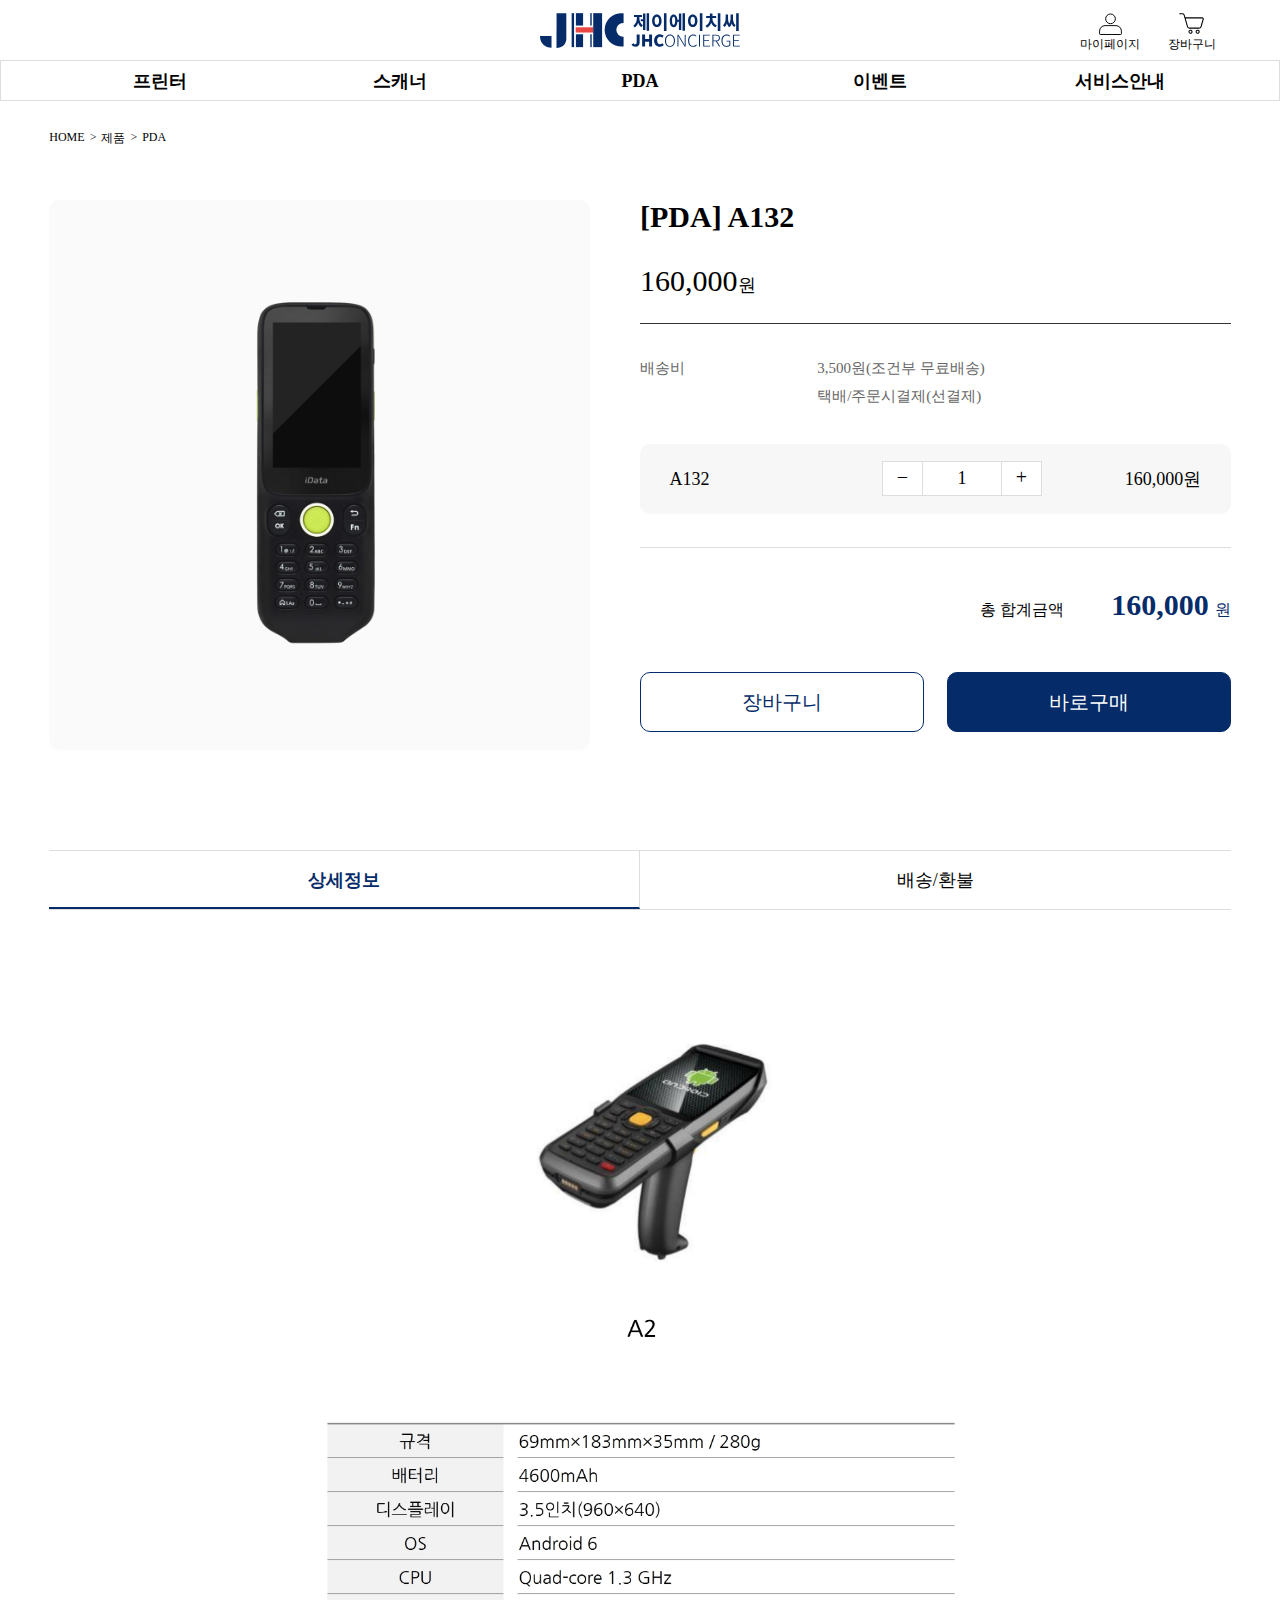
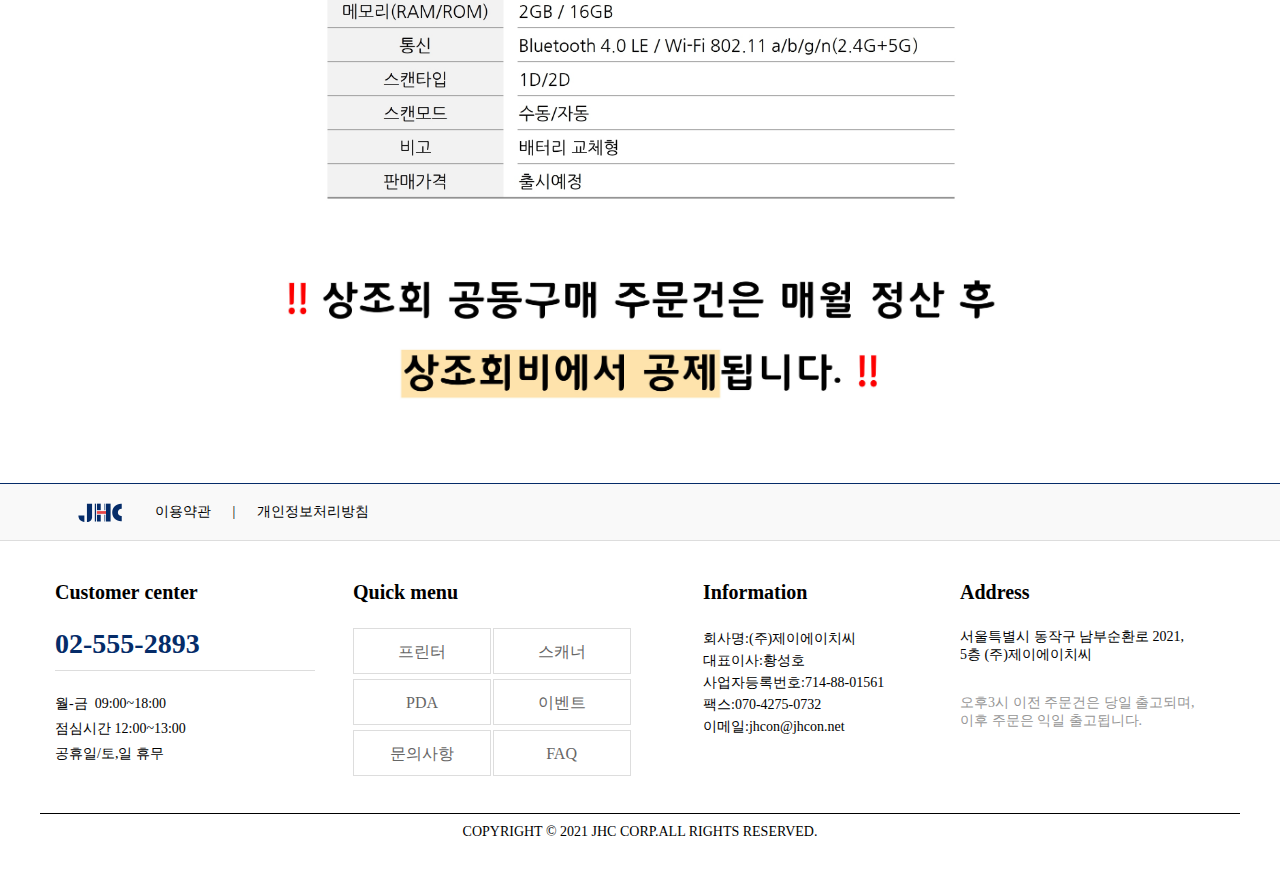
<file: Desktop/mj/JHC/a132.html>
<!DOCTYPE html>
<html lang="ko">
    <head>
        <meta charset="UTF-8" />
        <meta
            name="viewport"
            content="width=device-width, initial-scale=1.0, minimum-scale=1.0, maximum-scale=1.0, user-scalable=no"
        />
        <meta http-equiv="X-UA-Compatible" content="IE=edge" />
        <meta name="keywords" content="블루투스 스캐너, 프린터" />
        <meta
            name="description"
            content="물류 IT 전문기업 주식회사 제이에이치씨 쇼핑몰입니다."
        />
        <meta name="title" content="JHCSHOP" />
        <meta property="og:keywords" content="블루투스 스캐너, 프린터" />
        <meta
            property="og:description"
            content="물류 IT 전문기업 주식회사 제이에이치씨 쇼핑몰입니다."
        />
        <meta property="og:title" content="JHCSHOP" />
        <title>JHCONCIERGE</title>
        <link rel="icon" href="images/favicon_32x32_hIK_icon.ico" />
        <link rel="stylesheet" type="text/css" href="css/common.css" />
        <link rel="stylesheet" type="text/css" href="css/header.css" />
        <link rel="stylesheet" type="text/css" href="css/footer.css" />
        <link rel="stylesheet" type="text/css" href="css/product.css" />
        <script src="js/jquery-3.6.0.min.js"></script>
        <script src="js/main.js"></script>
    </head>
    <body>
        <div class="wrap">
            <div class="modal"></div>
            <header id="top">
                <div class="headerWrap">
                    <div class="headerUp">
                        <h1>
                            <a href="index.html"
                                ><img
                                    src="images/header_JHC_logo.svg"
                                    alt="로고"
                            /></a>
                        </h1>
                        <div class="userMenu">
                            <div class="myPage">
                                <a href="#">
                                    <img
                                        src="images/icon_user.svg"
                                        alt="마이페이지이미지"
                                    />
                                    <span>마이페이지</span>
                                </a>
                            </div>
                            <!--//myPage-->
                            <div class="cart">
                                <a href="#">
                                    <img
                                        src="images/icon_cart.svg"
                                        alt="장바구니이미지"
                                    />
                                    <div class="cartNum"></div>
                                    <span>장바구니</span>
                                </a>
                            </div>
                            <!--//cart-->
                        </div>
                        <!--//userMenu-->
                        <button type="button" class="moBtn">
                            <img src="images/toggle.svg" alt="toggle버튼" />
                        </button>
                    </div>
                    <!--//headerUp-->
                    <div class="headerDown">
                        <nav>
                            <ul class="gnb">
                                <li><a href="product_print.html">프린터</a></li>
                                <li>
                                    <a href="product_scanner.html">스캐너</a>
                                </li>
                                <li><a href="product_pda.html">PDA</a></li>
                                <li><a href="#">이벤트</a></li>
                                <li>
                                    <a href="#">서비스안내</a>
                                    <ul class="subGnb">
                                        <li><a href="#">FAQ</a></li>
                                        <li><a href="#">Q&amp;A</a></li>
                                    </ul>
                                </li>
                            </ul>
                        </nav>
                    </div>
                    <!--//headerDown-->
                </div>
                <!--//headerWrap-->
            </header>
            <div class="conWrap">
                <h2 class="screen_out">A123</h2>
                <div class="location">
                    <ul>
                        <li><a href="index.html">HOME</a></li>
                        <li><a href="#">제품</a></li>
                        <li><a href="product_pda.html">PDA</a></li>
                    </ul>
                </div>
                <!--//location-->
                <div class="conInner">
                    <div class="conUpper">
                        <div class="proImg">
                            <img src="images/product_A132.png" alt="A132" />
                        </div>
                        <div class="proInfo">
                            <h3>[PDA] A132</h3>
                            <span>160,000</span><span>원</span>
                            <div class="infoWrap">
                                <p>배송비</p>
                                <p>
                                    3,500원(조건부 무료배송)<br />
                                    택배/주문시결제(선결제)
                                </p>
                                <div class="infoInner">
                                    <div class="name">A132</div>
                                    <div class="num">
                                        <button type="button">
                                            <span>&minus;</span>
                                        </button>
                                        <p>1</p>
                                        <button type="button">
                                            <span>&#43;</span>
                                        </button>
                                    </div>
                                    <div class="price">160,000원</div>
                                </div>
                                <!--//infoInner-->
                            </div>
                            <!--//infoWrap-->
                            <div class="totalPrice">
                                <span>총 합계금액</span><span>160,000</span
                                ><span>원</span>
                            </div>
                            <a href="#">장바구니</a>
                            <a href="#">바로구매</a>
                        </div>
                        <!--//proInfo-->
                    </div>
                    <!--//conUpper-->
                    <div class="conBottom">
                        <div class="tab">
                            <input
                                type="radio"
                                name="infoTab"
                                id="detail"
                                checked
                            />
                            <label for="detail">상세정보</label>
                            <input type="radio" name="infoTab" id="delivery" />
                            <label for="delivery">배송/환불</label>
                        </div>
                        <div class="detailImg">
                            <img
                                src="images/a132_detailImg.png"
                                alt="A132세부이미지"
                            />
                            <img
                                src="images/detailImg_info.jpg"
                                alt="세부이미지"
                            />
                        </div>
                    </div>
                    <!--//conBottom-->
                </div>
                <!--//conInner-->
            </div>
            <!--//conWrap-->
            <footer>
                <div class="logoWrap">
                    <img src="images/footer_logo.svg" alt="로고" />
                    <span><a href="#">이용약관</a></span>
                    <span>|</span>
                    <span><a href="#">개인정보처리방침</a></span>
                </div>
                <div class="footerInner">
                    <div class="fmenu">
                        <div class="cust">
                            <h4>Customer&nbsp;center</h4>
                            <div class="tel">
                                <a href="tel:02-555-2893">02-555-2893</a>
                            </div>
                            <p>
                                월-금&nbsp;&nbsp;09:00~18:00<br />
                                점심시간&nbsp;12:00~13:00<br />
                                공휴일/토,일 휴무
                            </p>
                        </div>
                        <!--//cust-->
                        <div class="qmenu">
                            <h4>Quick menu</h4>
                            <div class="qmenuInner">
                                <span
                                    ><a href="product_print.html"
                                        >프린터</a
                                    ></span
                                >
                                <span
                                    ><a href="product_scanner.html"
                                        >스캐너</a
                                    ></span
                                >
                                <span><a href="product_pda.html">PDA</a></span>
                                <span><a href="#">이벤트</a></span>
                                <span><a href="#">문의사항</a></span>
                                <span><a href="#">FAQ</a></span>
                            </div>
                        </div>
                        <!--//qmenu-->
                        <div class="finfo">
                            <h4>Information</h4>
                            <p>
                                회사명:(주)제이에이치씨<br />
                                대표이사:황성호<br />
                                사업자등록번호:714-88-01561<br />
                                팩스:070-4275-0732<br />
                                이메일:jhcon@jhcon.net
                            </p>
                        </div>
                        <!--//finfo-->
                        <div class="address">
                            <h4>Address</h4>
                            <p>
                                서울특별시 동작구 남부순환로 2021,<br />5층
                                (주)제이에이치씨
                            </p>
                            <p>
                                오후3시 이전 주문건은 당일 출고되며,<br />이후
                                주문은 익일 출고됩니다.
                            </p>
                        </div>
                        <!--//address-->
                    </div>
                    <!--//fmenu-->
                    <p>COPYRIGHT &copy; 2021 JHC CORP.ALL RIGHTS RESERVED.</p>
                </div>
                <div class="personal_wrap">
                    <div class="footer_close">
                        <img src="images/icon_close_white.svg" alt="닫기" />
                    </div>
                    <div class="personal_popup">
                        <div class="personal_title">이용약관</div>
                        <div class="personal_body" id="personal">
                            <h4>&#91;제 1장 총칙&#93;</h4>
                            <div class="personal_con">
                                <h5>제 1조 (목적)</h5>
                                <p>
                                    본 약관은
                                    <strong
                                        >주식회사 제이에이치씨 (이하 "회사"라
                                        한다)</strong
                                    >가 회사 홈페이지(이하 "홈페이지"라 한다)를
                                    통해 제공하는 모든 인터넷 정보 서비스(이하
                                    "서비스"라 한다)를 이용함에 있어서 "회사"와
                                    정보이용자 간의 권리&middot;의무 및
                                    책임사항을 규정함으로써 고객의 권익을
                                    보호함을 목적으로 합니다.
                                </p>
                            </div>
                            <div class="personal_con">
                                <h5>제 2조 (정의)</h5>
                                <p>
                                    &#9312; 이용자란 홈페이지에 접속하여 이
                                    약관에 따라 "회사"가 제공하는 서비스를 받는
                                    고객을 말합니다.
                                </p>
                                <p>
                                    &#9313; 고객이라 함은 홈페이지에 개인이나
                                    회사의 정보를 제공하여 문의등록을 하거나,
                                    "회사"에게 제품구매를 진행한 개인이나
                                    회사로서, "회사"의 정보를 지속적으로 이용할
                                    수 있는 자나 회사를 말합니다.
                                </p>
                            </div>
                            <div class="personal_con">
                                <h5>제 3조 (약관의 효력과 개정)</h5>
                                <p>
                                    &#9312; 이 약관은 이용자에게 공시함으로써
                                    효력이 발생됩니다.
                                </p>
                                <p>
                                    &#9313; "회사" 은(는) 이 약관의 내용을
                                    이용자가 알 수 있도록 "홈페이지"에
                                    게시합니다.
                                </p>
                                <p>
                                    &#9314; 약관 변경 시 고지기간
                                    <span
                                        >약관의 변경 시 개정 약관 적용일 전 최소
                                        7일부터 회원에게 이를 고지해야 하고,
                                        만일 약관의 변경이 소비자에게 불리한
                                        경우에는 개정 약관 적용일 전 최소
                                        30일부터 회원에게 이를 고지합니다.</span
                                    >
                                </p>
                            </div>

                            <h4>&#91;제 2장 JHC와 이용자의 의무사항&#93;</h4>
                            <div class="personal_con">
                                <h5>제 4조 (JHC의 의무)</h5>
                                <p>
                                    &#9312; "회사" 은(는) 이 약관이 정하는 바에
                                    따라 지속적이고, 안정적으로 서비스를
                                    제공하는 데 최선을 다해야 합니다.
                                </p>
                                <p>
                                    &#9313; "회사" 은(는) 회원의 정보가 분실
                                    &middot; 도난 &middot; 변조 &middot; 누출
                                    또는 훼손되지 않도록 보안 및 안정성 확보에
                                    필요한 조치를 취해야 합니다.
                                </p>
                                <p>
                                    &#9314; "회사" 은(는) 이용자가 원하지 않는
                                    영리 목적의 광고성 전자 우편을 발송하지
                                    않습니다.
                                </p>
                            </div>
                            <div class="personal_con">
                                <h5>제 5조(재화 등의 공급)</h5>
                                <p>
                                    &#9312; "회사" 은(는) 이용자와 재화 등의
                                    공급시기에 관하여 별도의 약정이 없는 이상,
                                    이용자가 청약을 한 날부터 7일 이내에 재화
                                    등을 배송할 수 있도록 주문제작, 포장 등
                                    기타의 필요한 조치를 취합니다. 다만,
                                    "회사"가 이미 재화 등의 대금의 전부 또는
                                    일부를 받은 경우에는 대금의 전부 또는 일부를
                                    받은 날부터 3영업일 이내에 조치를 취합니다.
                                    이때 "회사" 은(는) 이용자가 재화 등의 공급
                                    절차 및 진행 사항을 확인할 수 있도록 적절한
                                    조치를 합니다.
                                </p>
                                <p>
                                    &#9313; "회사" 은(는) 이용자가 구매한 재화에
                                    대해 배송수단, 수단별 배송비용 부담자,
                                    수단별 배송기간 등을 명시합니다. 만약
                                    "회사"가 약정 배송기간을 초과한 경우에는
                                    그로 인한 이용자의 손해를 배상하여야 합니다.
                                    다만 "회사"가 고의, 과실이 없음을 입증한
                                    경우에는 그러하지 아니합니다.
                                </p>
                            </div>
                            <div class="personal_con">
                                <h5>제 6조(청약철회 등)</h5>
                                <p>
                                    &#9312; "회사"와 재화등의 구매에 관한 계약을
                                    체결한 이용자는 &#12300;전자상거래 등에서의
                                    소비자보호에 관한 법률&#12301; 제13조
                                    제2항에 따른 계약내용에 관한 서면을 받은
                                    날(그 서면을 받은 때보다 재화 등의 공급이
                                    늦게 이루어진 경우에는 재화 등을 공급받거나
                                    재화 등의 공급이 시작된 날을 말합니다)부터
                                    7일 이내에는 청약의 철회를 할 수 있습니다.
                                    다만, 청약철회에 관하여 &#12300;전자상거래
                                    등에서의 소비자보호에 관한 법률&#12301;에
                                    달리 정함이 있는 경우에는 동 법 규정에
                                    따릅니다.
                                </p>
                                <p>
                                    &#9313; 이용자는 재화 등을 배송 받은 경우
                                    다음 각 호의 1에 해당하는 경우에는 반품 및
                                    교환을 할 수 없습니다.
                                </p>
                                <ul>
                                    <li>
                                        이용자에게 책임 있는 사유로 재화 등이
                                        멸실 또는 훼손된 경우(다만, 재화 등의
                                        내용을 확인하기 위하여 포장 등을 훼손한
                                        경우에는 청약철회를 할 수 있습니다)
                                    </li>
                                    <li>
                                        이용자의 사용 또는 일부 소비에 의하여
                                        재화 등의 가치가 현저히 감소한 경우
                                    </li>
                                    <li>
                                        시간의 경과에 의하여 재판매가 곤란할
                                        정도로 재화등의 가치가 현저히 감소한
                                        경우
                                    </li>
                                    <li>
                                        같은 성능을 지닌 재화 등으로 복제가
                                        가능한 경우 그 원본인 재화 등의 포장을
                                        훼손한 경우
                                    </li>
                                </ul>
                                <p>
                                    &#9314; "회사"가 사전에 청약철회 등이
                                    제한되는 사실을 소비자가 쉽게 알 수 있는
                                    곳에 명기하거나 사용상품을 제공하는 등의
                                    조치를 하지 않았다면 이용자의 청약철회 등이
                                    제한되지 않습니다.
                                </p>
                                <p>
                                    &#9315; 이용자는 규정에 불구하고 재화 등의
                                    내용이 표시·광고 내용과 다르거나 계약내용과
                                    다르게 이행된 때에는 당해 재화 등을 공급받은
                                    날부터 3월 이내, 그 사실을 안 날 또는 알 수
                                    있었던 날부터 15일 이내에 청약철회 등을 할
                                    수 있습니다.
                                </p>
                            </div>
                            <div class="personal_con">
                                <h5>제 7조(청약철회 등의 효과)</h5>
                                <p>
                                    &#9312; "회사" 은(는) 이용자로부터 재화 등을
                                    반환받은 경우 3영업일 이내에 이미 지급받은
                                    재화 등의 대금을 환급합니다. 이 경우
                                    "회사"가 이용자에게 재화등의 환급을
                                    지연한때에는 그 지연기간에 대하여
                                    &#12300;전자상거래 등에서의 소비자보호에
                                    관한 법률 시행령&#12301;제21조의2에서 정하는
                                    지연이자율을 곱하여 산정한 지연이자를
                                    지급합니다.
                                </p>
                                <p>
                                    &#9313; "회사" 은(는) 위 대금을 환급함에
                                    있어서 이용자가 신용카드 또는 전자화폐 등의
                                    결제수단으로 재화 등의 대금을 지급한 때에는
                                    지체 없이 당해 결제수단을 제공한 사업자로
                                    하여금 재화 등의 대금의 청구를 정지 또는
                                    취소하도록 요청합니다.
                                </p>
                                <p>
                                    &#9314; 청약철회 등의 경우 공급받은 재화
                                    등의 반환에 필요한 비용은 이용자가
                                    부담합니다. "회사"은 이용자에게 청약철회
                                    등을 이유로 위약금 또는 손해배상을 청구하지
                                    않습니다. 다만 재화 등의 내용이
                                    표시&middot;광고 내용과 다르거나 계약내용과
                                    다르게 이행되어 청약철회 등을 하는 경우 재화
                                    등의 반환에 필요한 비용은 "회사"가
                                    부담합니다.
                                </p>
                                <p>
                                    &#9315; 이용자가 재화 등을 제공받을 때
                                    발송비를 부담한 경우에 "회사" 은(는)
                                    청약철회 시 그 비용을 누가 부담하는지를
                                    이용자가 알기 쉽도록 명확하게 표시합니다.
                                </p>
                            </div>
                            <div class="personal_con">
                                <h5>제 8조(환급)</h5>
                                <p>
                                    "회사" 은(는) 이용자가 구매 신청한 재화 등이
                                    품절 등의 사유로 인도 또는 제공을 할 수 없을
                                    때에는 지체 없이 그 사유를 이용자에게
                                    통지하고 사전에 재화 등의 대금을 받은
                                    경우에는 대금을 받은 날부터 3영업일 이내에
                                    환급하거나 환급에 필요한 조치를 취합니다.
                                </p>
                            </div>

                            <h4>&#91;제 3장 기타&#93;</h4>
                            <div class="personal_con">
                                <h5>제 9조 (약관 외 준칙)</h5>
                                <p>
                                    이 약관에 명시되지 않은 사항은 관련법의
                                    규정에 의합니다.
                                </p>
                            </div>
                            <div class="personal_con">
                                <h5>제 10조 (분쟁해결)</h5>
                                <p>
                                    &#9312; "회사" 은(는) 이용자로부터 제출되는
                                    불만사항 및 의견을 우선적으로 처리합니다.
                                    단, 처리가 곤란한 경우에는 이용자에게 그
                                    사유와 처리 일정을 지체없이 통보합니다.
                                </p>
                                <p>
                                    &#9313; "회사"와 이용자간에 발생한 분쟁은
                                    관련법에 의한 조정에 따를 수 있습니다.
                                </p>
                                <p>
                                    &#9314; "회사" 은(는) &#12300;전자상거래
                                    등에서의 소비자보호에 관한 법률&#12301;,
                                    &#12300;약관의 규제에 관한 법률&#12301;,
                                    &#12300;전자문서 및 전자거래기본법&#12301;,
                                    &#12300;전자금융거래법&#12301;,
                                    &#12300;전자서명법&#12301;,
                                    &#12300;정보통신망 이용촉진 및 정보보호 등에
                                    관한 법률&#12301;, &#12300;방문판매 등에
                                    관한 법률&#12301;,
                                    &#12300;소비자기본법&#12301; 등 관련 법을
                                    위배하지 않는 범위에서 이 약관을 개정할 수
                                    있습니다.
                                </p>
                            </div>
                            <div class="personal_con">
                                <h5>제 11조 (저작권의 귀속 및 이용 제한)</h5>
                                <p>
                                    &#9312; "회사"와 이용자간에 발생한 분재에
                                    관한 소송은 서울중앙지방법원에 제기할 수
                                    있습니다.
                                </p>
                                <p>
                                    &#9313; 이용자는 홈페이지를 이용함으로써
                                    얻은 정보를 "회사"의 사전 승낙 없이 복제,
                                    송신, 출판, 배포, 방송 기타 방법에 의하여
                                    영리목적으로 이용하거나 제3자에게 이용하게
                                    하여서는 안됩니다.
                                </p>
                                <p>
                                    &#9314; "회사"와 이용자간에 발생한 분재에
                                    관한 소송은 서울 지방법원에 제기할 수
                                    있습니다.
                                </p>
                                <p>
                                    &#9315; "회사"와 이용자간에 제기된 소송에는
                                    대한민국법을 적용합니다.
                                </p>
                            </div>
                        </div>
                        <!--//agreement_body-->
                    </div>
                    <!--//personal_popup-->
                </div>
                <!--//personal_wrap-->

                <div class="agreement_wrap">
                    <div class="footer_close">
                        <img src="images/icon_close_white.svg" alt="닫기" />
                    </div>
                    <div class="agreement_popup">
                        <div class="agreement_title">개인정보 처리방침</div>
                        <div class="agreement_body" id="agreement">
                            <p>
                                <strong
                                    >주식회사 제이에이치씨 (이하 “회사”라
                                    한다)</strong
                                >은(는) &#12300;개인정보 보호법&#12301; 제30조에
                                따라 정보주체의 개인정보를 보호하고 이와 관련한
                                고충을 신속하고 원활하게 처리할 수 있도록 하기
                                위하여 다음과 같이 개인정보 처리방침을
                                수립&middot;공개합니다.<br /><span
                                    >&#9675; 이 개인정보처리방침은 2021년 9월
                                    1부터 적용됩니다.</span
                                >
                            </p>

                            <div class="agreement_con">
                                <h4>제 1조(개인정보의 처리 목적)</h4>
                                <p>
                                    <strong
                                        >"회사"는 다음의 목적을 위하여
                                        개인정보를 처리합니다. 처리하고 있는
                                        개인정보는 다음의 목적 이외의 용도로는
                                        이용되지 않으며 이용 목적이 변경되는
                                        경우에는 &#12300;개인정보 보호법&#12301;
                                        제18조에 따라 별도의 동의를 받는 등
                                        필요한 조치를 이행할 예정입니다.</strong
                                    >
                                </p>
                                <ol class="agreement_first">
                                    <li>
                                        홈페이지 회원가입 및 관리
                                        <p>
                                            회원제 서비스 제공에 따른 본인
                                            식별&middot;인증, 고충처리 목적으로
                                            개인정보를 처리합니다.
                                        </p>
                                    </li>
                                    <li>
                                        민원사무 처리
                                        <p>
                                            민원인의 신원 확인, 민원사항 확인,
                                            사실조사를 위한 연락&middot;통지,
                                            처리결과 통보 목적으로 개인정보를
                                            처리합니다.
                                        </p>
                                    </li>
                                    <li>
                                        재화 또는 서비스 제공
                                        <p>
                                            물품배송, 맞춤서비스 제공을 목적으로
                                            개인정보를 처리합니다.
                                        </p>
                                    </li>
                                </ol>
                            </div>
                            <div class="agreement_con">
                                <h4>제 2조(개인정보의 처리 및 보유 기간)</h4>
                                <p>
                                    &#9312; "회사" 은(는) 법령에 따른 개인정보
                                    보유&middot;이용기간 또는 정보주체로부터
                                    개인정보를 수집 시에 동의받은 개인정보
                                    보유&middot;이용기간 내에서 개인정보를
                                    처리&middot;보유합니다.
                                </p>
                                <p>
                                    &#9313; 각각의 개인정보 처리 및 보유 기간은
                                    다음과 같습니다.
                                </p>
                                <p>
                                    <span>1. &lt;민원사무 처리&gt;</span>
                                    &lt;민원사무 처리&gt;와 관련한 개인정보는
                                    수집&middot;이용에 관한 동의일로부터
                                    &lt;지체없이 파기&gt;까지 위 이용목적을
                                    위하여 보유&middot;이용됩니다.<br />
                                    보유근거 : 서비스 안내를 위한 개인정보
                                    보유<br />
                                    관련법령 : 소비자의 불만 또는 분쟁처리에
                                    관한 기록 : 3년<br />
                                </p>
                            </div>
                            <div class="agreement_con">
                                <h4>
                                    제 3조(정보주체와 법정대리인의
                                    권리&middot;의무 및 그 행사방법)
                                </h4>
                                <ul class="agreement_third">
                                    <li>
                                        &#9312; 정보주체는 "회사"에 대해
                                        언제든지 개인정보
                                        열람&middot;정정&middot;삭제&middot;처리정지
                                        요구 등의 권리를 행사할 수 있습니다.
                                    </li>
                                    <li>
                                        &#9313; 제1항에 따른 권리 행사는"회사"에
                                        대해 &#12300;개인정보 보호법&#12301;
                                        시행령 제41조제1항에 따라 서면,
                                        전자우편, 모사전송(FAX) 등을 통하여 하실
                                        수 있으며 "회사"은(는) 이에 대해 지체
                                        없이 조치하겠습니다.
                                    </li>
                                    <li>
                                        &#9314; 제1항에 따른 권리 행사는
                                        정보주체의 법정대리인이나 위임을 받은 자
                                        등 대리인을 통하여 하실 수 있습니다. 이
                                        경우 &ldquo;개인정보 처리 방법에 관한
                                        고시(제2020-7호)&rdquo; 별지 제11호
                                        서식에 따른 위임장을 제출하셔야 합니다.
                                    </li>
                                    <li>
                                        &#9315; 개인정보 열람 및 처리정지 요구는
                                        &#12300;개인정보 보호법&#12301; 제35조
                                        제4항, 제37조 제2항에 의하여 정보주체의
                                        권리가 제한 될 수 있습니다.
                                    </li>
                                    <li>
                                        &#9316; 개인정보의 정정 및 삭제 요구는
                                        다른 법령에서 그 개인정보가 수집
                                        대상으로 명시되어 있는 경우에는 그
                                        삭제를 요구할 수 없습니다.
                                    </li>
                                    <li>
                                        &#9317; "회사"은(는) 정보주체 권리에
                                        따른 열람의 요구, 정정&middot;삭제의
                                        요구, 처리정지의 요구 시 열람 등 요구를
                                        한 자가 본인이거나 정당한 대리인인지를
                                        확인합니다.
                                    </li>
                                </ul>
                            </div>
                            <div class="agreement_con">
                                <h4>제 4조(개인정보의 파기)</h4>
                                <ul class="agreement_four">
                                    <li>
                                        &#9312; "회사" 은(는) 개인정보
                                        보유기간의 경과, 처리목적 달성 등
                                        개인정보가 불필요하게 되었을 때에는
                                        지체없이 해당 개인정보를 파기합니다.
                                    </li>
                                    <li>
                                        &#9313; 정보주체로부터 동의받은 개인정보
                                        보유기간이 경과하거나 처리목적이
                                        달성되었음에도 불구하고 다른 법령에 따라
                                        개인정보를 계속 보존하여야 하는
                                        경우에는, 해당 개인정보를 별도의
                                        데이터베이스(DB)로 옮기거나 보관장소를
                                        달리하여 보존합니다.
                                    </li>
                                    <li>
                                        &#9314; 개인정보 파기의 절차 및 방법은
                                        다음과 같습니다.
                                        <ul>
                                            <li>
                                                파기절차
                                                <p>
                                                    "회사" 은(는) 파기 사유가
                                                    발생한 개인정보를 선정하고,
                                                    "회사" 의 개인정보
                                                    보호책임자의 승인을 받아
                                                    개인정보를 파기합니다.
                                                </p>
                                            </li>
                                            <li>
                                                파기방법
                                                <p>
                                                    전자적 파일 형태의 정보는
                                                    기록을 재생할 수 없는 기술적
                                                    방법을 사용합니다
                                                </p>
                                            </li>
                                        </ul>
                                    </li>
                                </ul>
                            </div>
                            <div class="agreement_con">
                                <h4>제 5조(개인정보의 안전성 확보 조치)</h4>
                                <p>
                                    <strong
                                        >"회사" 은(는) 개인정보의 안전성 확보를
                                        위해 다음과 같은 조치를 취하고
                                        있습니다.</strong
                                    >
                                </p>
                                <ul class="agreement_five">
                                    <li>
                                        개인정보 취급 직원의 최소화 및 교육
                                        <p>
                                            개인정보를 취급하는 직원을 지정하고
                                            담당자에 한정시켜 최소화 하여
                                            개인정보를 관리하는 대책을 시행하고
                                            있습니다.
                                        </p>
                                    </li>
                                    <li>
                                        접속기록의 보관 및 위변조 방지
                                        <p>
                                            개인정보처리시스템에 접속한 기록을
                                            최소 1년 이상 보관, 관리하고 있으며,
                                            다만, 5만명 이상의 정보주체에 관하여
                                            개인정보를 추가하거나, 고유식별정보
                                            또는 민감정보를 처리하는 경우에는
                                            2년이상 보관, 관리하고 있습니다.
                                            또한, 접속기록이 위변조 및 도난,
                                            분실되지 않도록 보안기능을 사용하고
                                            있습니다.
                                        </p>
                                    </li>
                                </ul>
                            </div>
                            <div class="agreement_con">
                                <h4>
                                    제 6조(개인정보 자동 수집 장치의
                                    설치&middot;운영 및 거부에 관한 사항)
                                </h4>
                                <p>
                                    "회사" 은(는) 정보주체의 이용정보를 저장하고
                                    수시로 불러오는 ‘쿠키(cookie)’를 사용하지
                                    않습니다.
                                </p>
                            </div>
                            <div class="agreement_con">
                                <h4>제 7조 (개인정보 보호책임자)</h4>
                                <ul>
                                    <li>
                                        <p>
                                            &#9312; "회사" 은(는) 개인정보
                                            처리에 관한 업무를 총괄해서
                                            책임지고, 개인정보 처리와 관련한
                                            정보주체의 불만처리 및 피해구제 등을
                                            위하여 아래와 같이 개인정보
                                            보호책임자를 지정하고 있습니다.
                                        </p>
                                        <div>
                                            <ul>
                                                <li>
                                                    &#9654; 개인정보 보호책임자
                                                </li>
                                                <li>성명 : 조신동</li>
                                                <li>직책 : 영업기획팀</li>
                                                <li>직급 : 과장</li>
                                                <li>
                                                    연락처 :02-555-2893,
                                                    jhcon@jhcon.net
                                                </li>
                                            </ul>
                                            <p>
                                                &#8251; 개인정보 보호 담당부서로
                                                연결됩니다.
                                            </p>
                                            <ul>
                                                <li>
                                                    &#9654; 개인정보 보호
                                                    담당부서
                                                </li>
                                                <li>성명 : 조신동</li>
                                                <li>직책 : 영업기획팀</li>
                                                <li>직급 : 과장</li>
                                                <li>연락처 :02-555-2893</li>
                                            </ul>
                                        </div>
                                    </li>
                                    <li>
                                        <p>
                                            &#9313; 정보주체께서는 "회사" 의
                                            서비스(또는 사업)을 이용하시면서
                                            발생한 모든 개인정보 보호 관련 문의,
                                            불만처리, 피해구제 등에 관한 사항을
                                            개인정보 보호책임자 및 담당부서로
                                            문의하실 수 있습니다. "회사" 은(는)
                                            정보주체의 문의에 대해 지체 없이
                                            답변 및 처리해드릴 것입니다
                                        </p>
                                    </li>
                                </ul>
                            </div>
                            <div class="agreement_con">
                                <h4>제 8조(권익침해 구제방법)</h4>
                                <p>
                                    정보주체는 개인정보침해로 인한 구제를 받기
                                    위하여 개인정보분쟁조정위원회,
                                    한국인터넷진흥원 개인정보침해신고센터 등에
                                    분쟁해결이나 상담 등을 신청할 수 있습니다.
                                    이 밖에 기타 개인정보침해의 신고, 상담에
                                    대하여는 아래의 기관에 문의하시기 바랍니다.
                                </p>
                                <ul class="agreement_eight">
                                    <li>
                                        개인정보분쟁조정위원회 : (국번없이)
                                        1833-6972 (www.kopico.go.kr)
                                    </li>
                                    <li>
                                        개인정보침해신고센터 : (국번없이) 118
                                        (privacy.kisa.or.kr)
                                    </li>
                                    <li>
                                        대검찰청 : (국번없이) 1301
                                        (www.spo.go.kr)
                                    </li>
                                    <li>
                                        경찰청 : (국번없이) 182
                                        (cyberbureau.police.go.kr)
                                    </li>
                                </ul>
                                <p>
                                    &#12300;개인정보
                                    보호법&#12301;제35조(개인정보의 열람),
                                    제36조(개인정보의 정정&middot;삭제),
                                    제37조(개인정보의 처리정지 등)의 규정에 의한
                                    요구에 대 하여 공공기관의 장이 행한 처분
                                    또는 부작위로 인하여 권리 또는 이익의 침해를
                                    받은 자는 행정심판법이 정하는 바에 따라
                                    행정심판을 청구할 수 있습니다.
                                </p>
                                <p>
                                    &#8251; 행정심판에 대해 자세한 사항은
                                    중앙행정심판위원회(www.simpan.go.kr)
                                    홈페이지를 참고하시기 바랍니다.
                                </p>
                            </div>
                            <div class="agreement_con">
                                <h4>제 9조(개인정보 처리방침 변경)</h4>
                                <p>
                                    &#9312; 이 개인정보처리방침은 2021년 9월
                                    1부터 적용됩니다.
                                </p>
                            </div>
                        </div>
                        <!--//agreement_body-->
                    </div>
                    <!--//agreement_popup-->
                </div>
                <!--//agreement_wrap-->
            </footer>
            <a id="toTop" href="#">TOP</a>
        </div>
    </body>
</html>
</file>
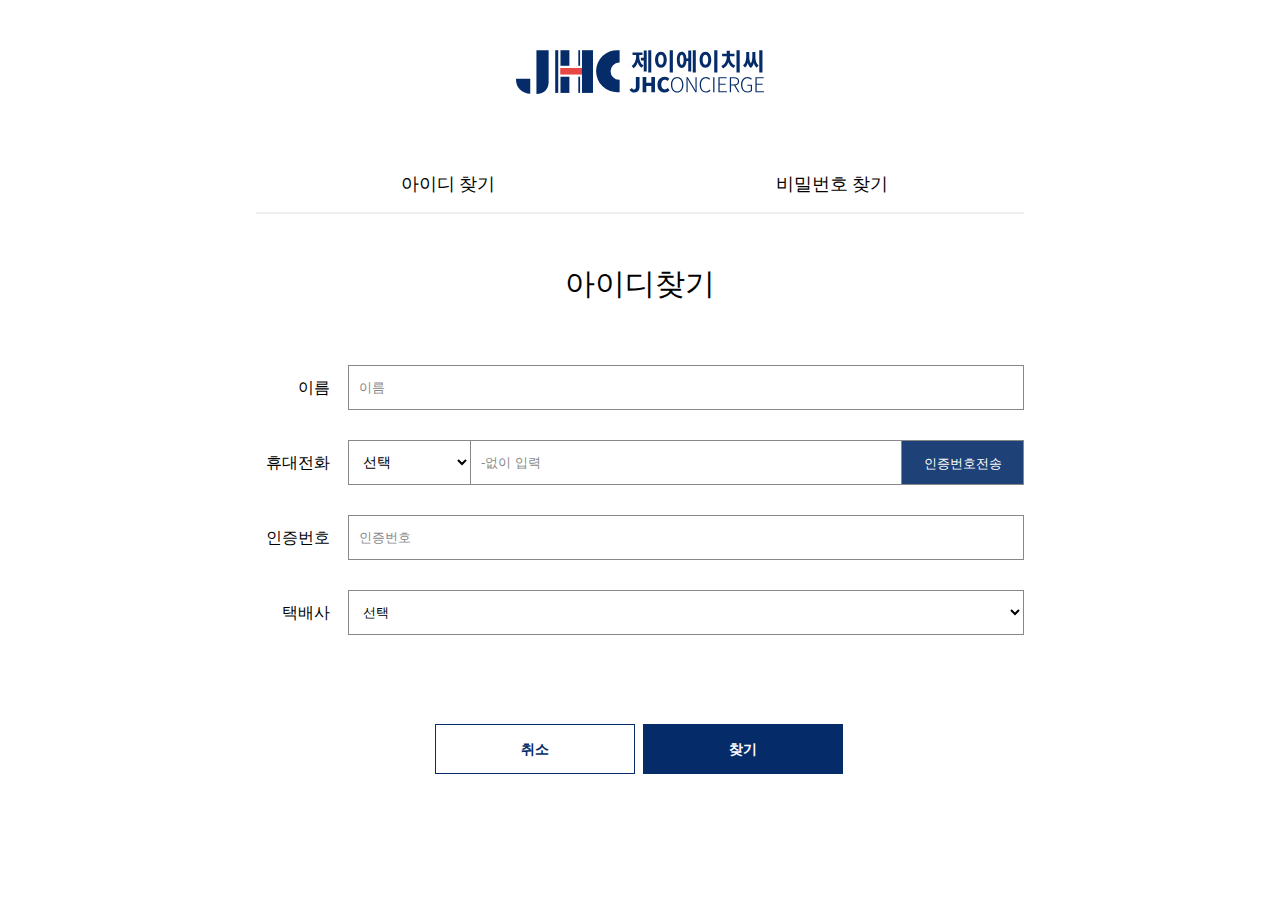
<file: Desktop/mj/JHC/find_id.html>
<!DOCTYPE html>
<html lang="ko">
<head>
    <meta name="viewport" content="width=device-width, initial-scale=1.0, minimum-scale=1.0, maximum-scale=1.0, user-scalable=no">
    <meta http-equiv="X-UA-Compatible" content="IE=edge" />
    <meta name="keywords" content="블루투스 스캐너, 프린터">
    <meta name="description" content="물류 IT 전문기업 주식회사 제이에이치씨 쇼핑몰입니다.">
    <meta name="title" content="JHCSHOP">
    <meta property="og:keywords" content="블루투스 스캐너, 프린터">
    <meta property="og:description" content="물류 IT 전문기업 주식회사 제이에이치씨 쇼핑몰입니다.">
    <meta property="og:title" content="JHCSHOP">
    <title>JHCONCIERGE</title>
    <link rel="stylesheet" type="text/css" href="css/common.css">
    <link rel="stylesheet" type="text/css" href="css/find_id.css">
    <script src="js/jquery-3.6.0.min.js"></script>
    <script>
        $(function(){
            $('.find a:first-of-type').on('click', function(e){
                $('.findPw').css('display','none');
                $('.findId').css('display','block');
                $(this).hasClass('active');
                 
            });
            
            $('.find a:last-of-type').on('click', function(e){
                $('.findId').css('display','none');
                $('.findPw').css('display','block');
                $(this).hasClass('active');
            });
        });
    </script>
</head>
<body>
    <div class="wrap">
        <header>
            <h1><img src="images/header_JHC_logo.svg" alt="로고"></h1>
        </header>
        <div class="conWrap">
            <div class="find">
                <a href="#">아이디 찾기</a>
                <a href="#">비밀번호 찾기</a>
            </div>
            <div class="findId">
                <h2>아이디찾기</h2>
                <form action="#">
                    <div class="idform">
                        <label for="userName">이름</label>
                        <input type="text" id="userName" placeholder="이름">
                    </div>
                    <div class="idform phone">
                        <label for="phoneNum">휴대전화</label>
                        <select id="phoneNum" required>
                            <option value="" selected disabled hidden>선택</option>
                            <option value="010">010</option>
                            <option value="011">011</option>
                            <option value="016">016</option>
                            <option value="017">017</option>
                            <option value="019">019</option>
                        </select>
                        <input type="text" id="phone" maxlength="8" placeholder="-없이 입력">
                        <button type="button"><span>인증번호전송</span></button>
                    </div><!--//phone-->
                    <div class="idform">
                        <label for="conf">인증번호</label>
                        <input type="text" id="conf" placeholder="인증번호">
                    </div>
                    <div class="idform logi">
                        <label for="logi">택배사</label>
                        <select id="logi">
                            <option value="선택" selected disabled hidden>선택</option>
                            <option value="CJ대한통운">CJ대한통운</option>
                            <option value="KG로지스">KG로지스</option>
                            <option value="건영택배">건영택배</option>
                            <option value="로젠택배">로젠택배</option>
                            <option value="롯데택배">롯데택배</option>
                            <option value="일양로지스">일양로지스</option>
                            <option value="한진택배">한진택배</option>
                            <option value="한덱스">한덱스</option>
                            <option value="일반회원">일반회원</option>
                        </select>
                    </div>
                </form>
            </div><!--//findId-->
            
            
            <div class="findPw">
                <h2>비밀번호 찾기</h2>
                <form action="#">
                    <div class="idform">
                        <label for="userId">아이디</label>
                        <input type="text" id="userId">
                    </div>
                    <div class="idform">
                        <label for="user">이름</label>
                        <input type="text" id="user">
                    </div>
                    <div class="idform phone">
                        <label for="phone_1">휴대전화</label>
                        <select id="phone_1" required>
                            <option value="" selected disabled hidden>선택</option>
                            <option value="010">010</option>
                            <option value="011">011</option>
                            <option value="016">016</option>
                            <option value="017">017</option>
                            <option value="019">019</option>
                        </select>
                        <input type="text" id="phone_2" maxlength="8" placeholder="-없이 입력">
                        <button type="button"><span>인증번호전송</span></button>
                    </div><!--//phone-->
                </form>
            </div><!--//findPw-->
            
            <div class="btnWrap">
                <a href="#">취소</a>
                <a href="#">찾기</a>
            </div><!--//btnWrap-->
        </div><!--//conWrap-->
    </div>
    
    
</body>
</html>
</file>
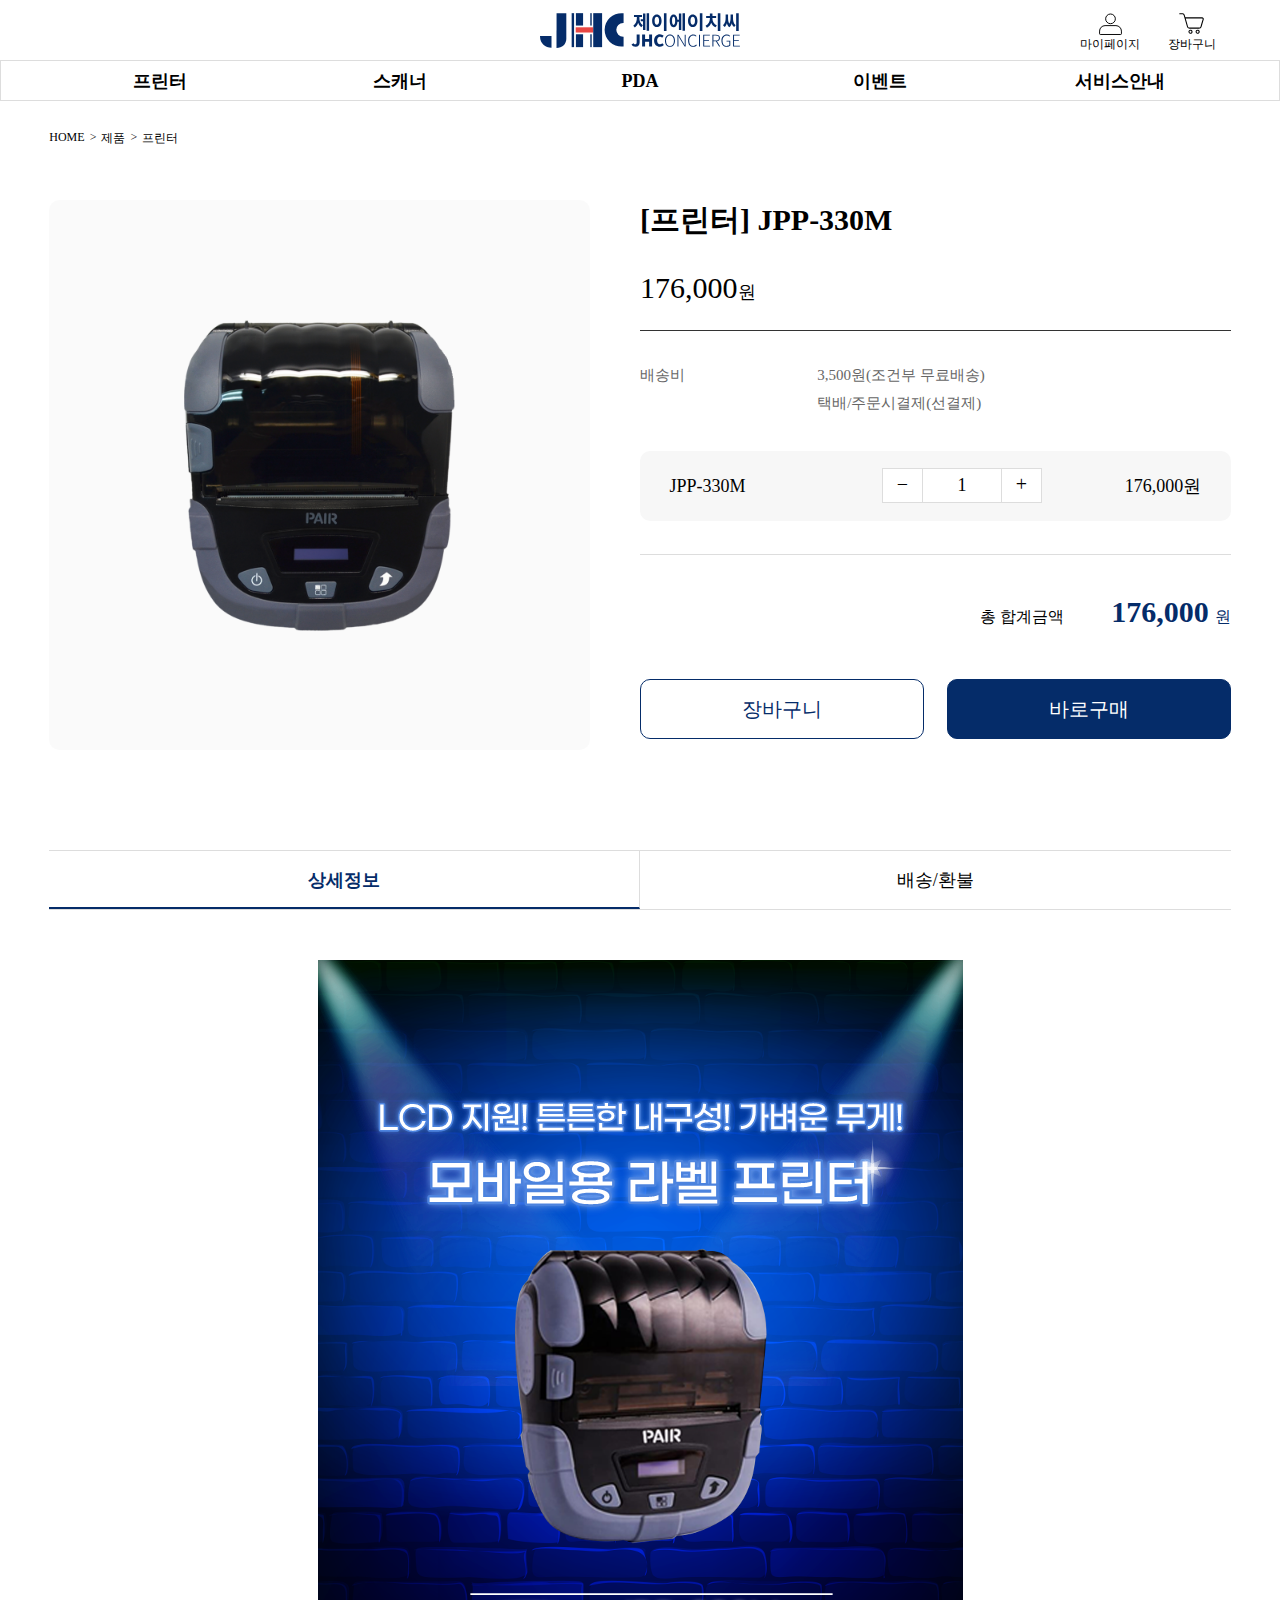
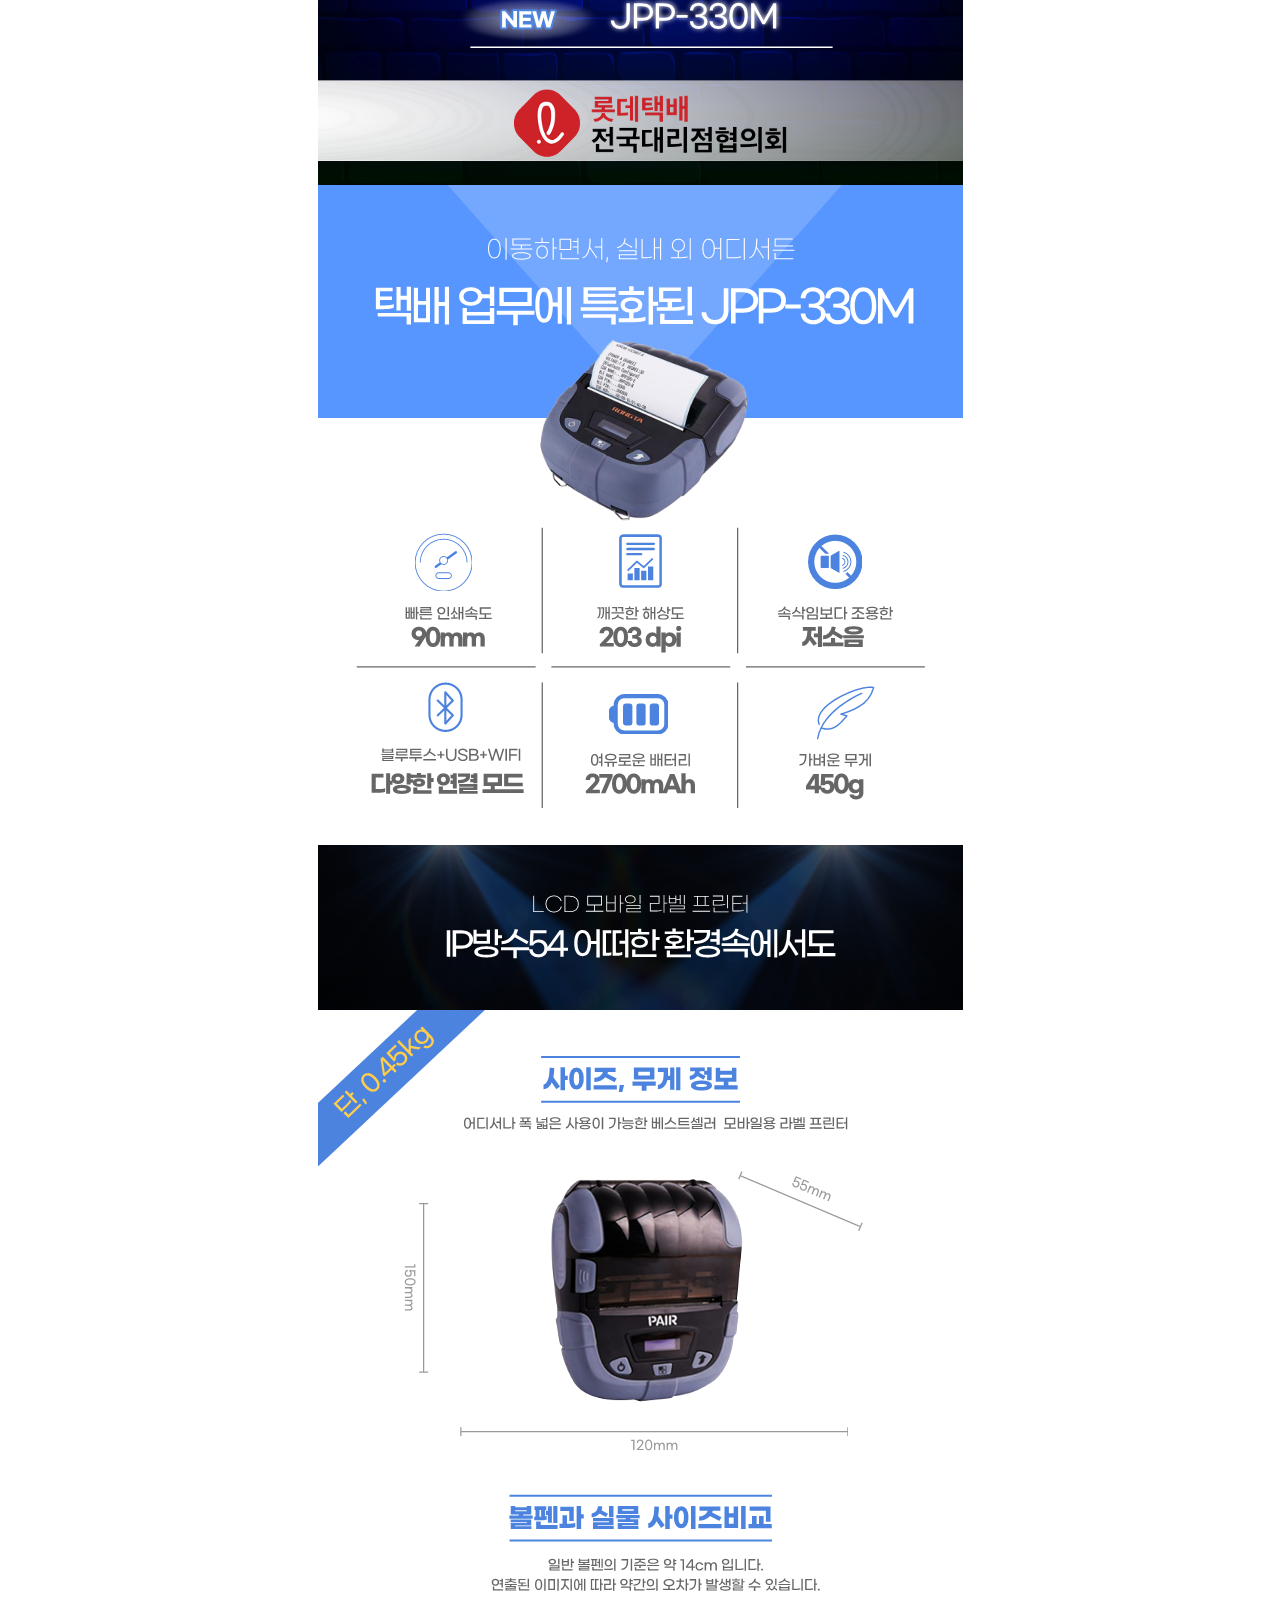
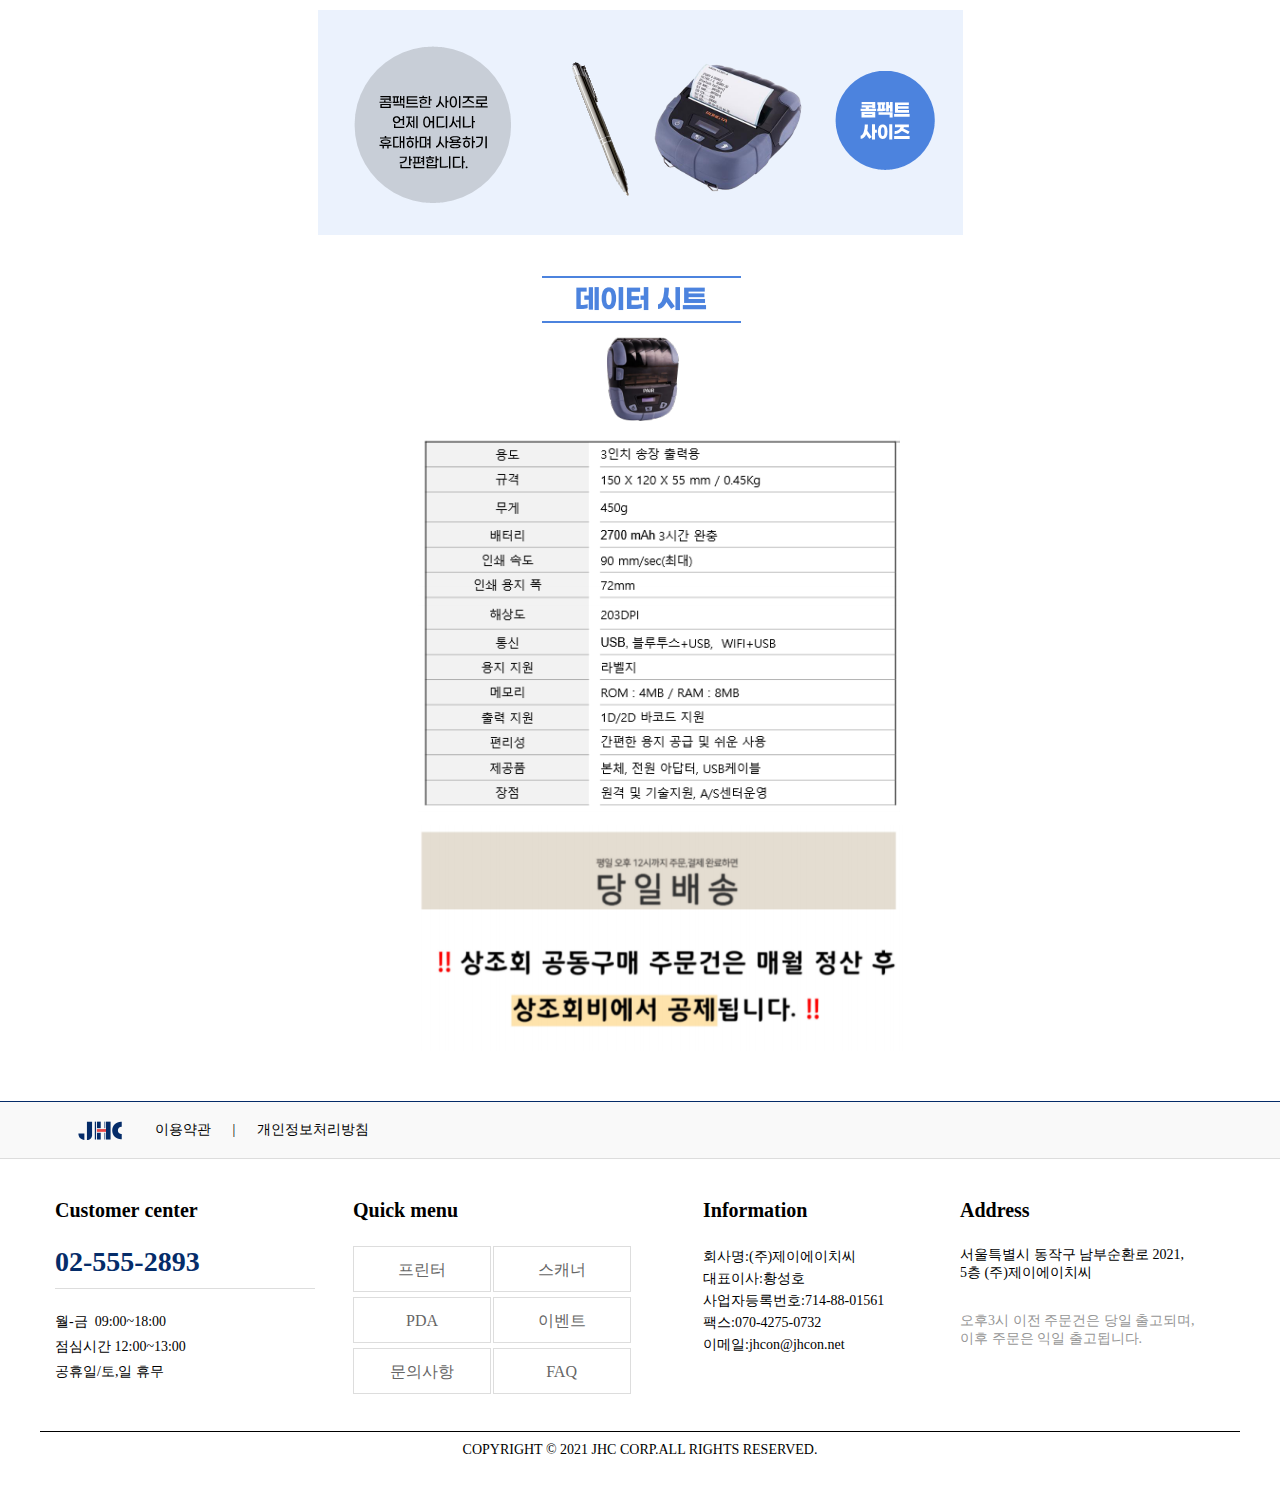
<file: Desktop/mj/JHC/jpp-330m.html>
<!DOCTYPE html>
<html lang="ko">
<head>
    <meta charset="UTF-8">
     <meta name="viewport" content="width=device-width, initial-scale=1.0, minimum-scale=1.0, maximum-scale=1.0, user-scalable=no">
     <meta http-equiv="X-UA-Compatible" content="IE=edge" />
     <meta name="keywords" content="블루투스 스캐너, 프린터">
     <meta name="description" content="물류 IT 전문기업 주식회사 제이에이치씨 쇼핑몰입니다.">
     <meta name="title" content="JHCSHOP">
     <meta property="og:keywords" content="블루투스 스캐너, 프린터">
     <meta property="og:description" content="물류 IT 전문기업 주식회사 제이에이치씨 쇼핑몰입니다.">
     <meta property="og:title" content="JHCSHOP">
    <title>JHCONCIERGE</title>
    <link rel="icon" href="images/favicon_32x32_hIK_icon.ico">
    <link rel="stylesheet" type="text/css" href="css/common.css">
    <link rel="stylesheet" type="text/css" href="css/header.css">
    <link rel="stylesheet" type="text/css" href="css/footer.css">
    <link rel="stylesheet" type="text/css" href="css/jpp-330m.css">
    <script src="js/jquery-3.6.0.min.js"></script>
    <script src="js/main.js"></script>
</head>
<body>
    <div class="wrap">
       <h2 class="screen_out">jpp-330m</h2>
        <div class="modal"></div>
        <header id="top">
            <div class="headerWrap">
               <div class="headerUp">
                    <h1><a href="index.html"><img src="images/header_JHC_logo.svg" alt="로고"></a></h1>
                    <div class="userMenu">
                        <div class="myPage">
                            <a href="#">
                                <img src="images/icon_user.svg" alt="마이페이지이미지">
                                <span>마이페이지</span>
                            </a>
                        </div><!--//myPage-->
                        <div class="cart">
                            <a href="#">
                                <img src="images/icon_cart.svg" alt="장바구니이미지">
                                <div class="cartNum"></div>
                                <span>장바구니</span>
                            </a>
                        </div><!--//cart-->
                    </div><!--//userMenu-->
                    <button type="button" class="moBtn"><img src="images/toggle.svg" alt="toggle버튼"></button>
                </div><!--//headerUp-->
                <div class="headerDown">
                    <nav>
                        <ul class="gnb">
                          <li><a href="product_print.html">프린터</a></li>  
                          <li><a href="product_scanner.html">스캐너</a></li>  
                          <li><a href="product_pda.html">PDA</a></li>  
                          <li><a href="#">이벤트</a></li>  
                          <li><a href="#">서비스안내</a>
                              <ul class="subGnb">
                                  <li><a href="#">FAQ</a></li>
                                  <li><a href="#">Q&amp;A</a></li>
                              </ul>
                          </li>  
                        </ul>
                    </nav>
                </div><!--//headerDown-->
            </div><!--//headerWrap-->
        </header>
        
        <div class="conWrap">
            <div class="location">
                <ul>
                    <li><a href="index.html">HOME</a></li>
                    <li><a href="#">제품</a></li>
                    <li><a href="product_print.html">프린터</a></li>
                </ul>
            </div><!--//location-->
            <div class="conInner">
                <div class="conUpper">
                    <div class="proImg">
                        <img src="images/product_JPP-330M.png" alt="JPP-330M">
                    </div>
                    <div class="proInfo">
                        <h3>[프린터] JPP-330M</h3>
                        <span>176,000</span><span>원</span>
                        <div class="infoWrap">
                            <p>배송비</p>
                            <p>
                                3,500원(조건부 무료배송)<br>
                                택배/주문시결제(선결제)
                            </p>
                            <div class="infoInner">
                                <div class="name">JPP-330M</div>
                                <div class="num">
                                    <button type="button"><span>&minus;</span></button>
                                    <p>1</p>
                                    <button type="button"><span>&#43;</span></button>
                                </div>
                                <div class="price">
                                    176,000원
                                </div>
                            </div><!--//infoinner-->
                        </div><!--//infoWrap-->
                    <div class="totalPrice">
                        <span>총 합계금액</span><span>176,000</span><span>원</span>
                    </div>
                    <a href="#">장바구니</a>
                    <a href="#">바로구매</a>
                    </div><!--//proinfo-->
                </div><!--//conUpper-->
                <div class="conBottom">
                    <div class="tab">
                        <input type="radio" name="infoTab" id="detail" checked>
                        <label for="detail">상세정보</label>
                        <input type="radio" name="infoTab" id="delivery">
                        <label for="delivery">배송/환불</label>
                    </div>
                    <div class="detailImg">
                        <img src="images/detailImg01.png" alt="세부이미지01">
                        <img src="images/detailImg02.png" alt="세부이미지02">
                        <img src="images/detailImg03.png" alt="세부이미지03">
                        <img src="images/detailImg04.png" alt="세부이미지04">
                    </div><!--//detailImg-->
                </div><!--//conBottom-->
            </div><!--//conInner-->
        </div><!--//conWrap-->
        
        <footer>
        <div class="logoWrap">
            <img src="images/footer_logo.svg" alt="로고">
            <span><a href="#">이용약관</a></span>
            <span>|</span>
            <span><a href="#">개인정보처리방침</a></span>
        </div>
        <div class="footerInner">
            <div class="fmenu">
                <div class="cust">
                    <h4>Customer&nbsp;center</h4>
                    <div class="tel"><a href="tel:02-555-2893">02-555-2893</a></div>
                    <p>
                        월-금&nbsp;&nbsp;09:00~18:00<br>
                        점심시간&nbsp;12:00~13:00<br>
                        공휴일/토,일 휴무
                    </p>
                </div><!--//cust-->
                <div class="qmenu">
                    <h4>Quick menu</h4>
                    <div class="qmenuInner">
                        <span><a href="product_print.html">프린터</a></span>
                        <span><a href="product_scanner.html">스캐너</a></span>
                        <span><a href="product_pda.html">PDA</a></span>
                        <span><a href="#">이벤트</a></span>
                        <span><a href="#">문의사항</a></span>
                        <span><a href="#">FAQ</a></span>
                    </div>
                </div><!--//qmenu-->
                <div class="finfo">
                    <h4>Information</h4>
                    <p>
                        회사명:(주)제이에이치씨<br>
                        대표이사:황성호<br>
                        사업자등록번호:714-88-01561<br>
                        팩스:070-4275-0732<br>
                        이메일:jhcon@jhcon.net
                    </p>
                </div><!--//finfo-->
                <div class="address">
                    <h4>Address</h4>
                    <p>서울특별시 동작구 남부순환로 2021,<br>5층 (주)제이에이치씨</p>
                    <p>오후3시 이전 주문건은 당일 출고되며,<br>이후 주문은 익일 출고됩니다. </p>
                </div><!--//address-->
            </div><!--//fmenu-->
            <p>COPYRIGHT &copy; 2021 JHC CORP.ALL RIGHTS RESERVED.</p>
        </div>
            
        <div class="personal_wrap">
            <div class="footer_close"><img src="images/icon_close_white.svg" alt="닫기"></div>
            <div class="personal_popup">
                <div class="personal_title">이용약관</div>
                    <div class="personal_body" id="personal">
                        <h4>&#91;제 1장 총칙&#93;</h4>
                        <div class="personal_con">
                            <h5>제 1조 (목적)</h5>
                            <p>본 약관은 <strong>주식회사 제이에이치씨 (이하 "회사"라 한다)</strong>가 회사 홈페이지(이하 "홈페이지"라 한다)를 통해 제공하는 모든 인터넷 정보 서비스(이하 "서비스"라 한다)를 이용함에 있어서 "회사"와 정보이용자 간의 권리&middot;의무 및 책임사항을 규정함으로써 고객의 권익을 보호함을 목적으로 합니다.</p>
                        </div>
                        <div class="personal_con">
                            <h5>제 2조 (정의)</h5>
                            <p>&#9312; 이용자란 홈페이지에 접속하여 이 약관에 따라 "회사"가 제공하는 서비스를 받는 고객을 말합니다.</p>
                            <p>&#9313; 고객이라 함은 홈페이지에 개인이나 회사의 정보를 제공하여 문의등록을 하거나, "회사"에게 제품구매를 진행한 개인이나 회사로서, "회사"의 정보를 지속적으로 이용할 수 있는 자나 회사를 말합니다.</p>
                        </div>
                        <div class="personal_con">
                            <h5>제 3조 (약관의 효력과 개정)</h5>
                            <p>&#9312; 이 약관은 이용자에게 공시함으로써 효력이 발생됩니다.</p>
                            <p>&#9313; "회사" 은(는) 이 약관의 내용을 이용자가 알 수 있도록 "홈페이지"에 게시합니다.</p>
                            <p>&#9314; 약관 변경 시 고지기간
                                <span>약관의 변경 시 개정 약관 적용일 전 최소 7일부터 회원에게 이를 고지해야 하고, 만일 약관의 변경이 소비자에게 불리한 경우에는 개정 약관 적용일 전 최소 30일부터 회원에게 이를 고지합니다.</span>
                            </p>
                        </div>

                        <h4>&#91;제 2장 JHC와 이용자의 의무사항&#93;</h4>
                        <div class="personal_con">
                            <h5>제 4조 (JHC의 의무)</h5>
                            <p>&#9312; "회사" 은(는) 이 약관이 정하는 바에 따라 지속적이고, 안정적으로 서비스를 제공하는 데 최선을 다해야 합니다.</p>
                            <p>&#9313; "회사" 은(는) 회원의 정보가 분실 &middot; 도난 &middot; 변조 &middot; 누출 또는 훼손되지 않도록 보안 및 안정성 확보에 필요한 조치를 취해야 합니다.</p>
                            <p>&#9314; "회사" 은(는) 이용자가 원하지 않는 영리 목적의 광고성 전자 우편을 발송하지 않습니다.</p>
                        </div>
                        <div class="personal_con">
                            <h5>제 5조(재화 등의 공급)</h5>
                            <p>&#9312; "회사" 은(는) 이용자와 재화 등의 공급시기에 관하여 별도의 약정이 없는 이상, 이용자가 청약을 한 날부터 7일 이내에 재화 등을 배송할 수 있도록 주문제작, 포장 등 기타의 필요한 조치를 취합니다. 다만, "회사"가 이미 재화 등의 대금의 전부 또는 일부를 받은 경우에는 대금의 전부 또는 일부를 받은 날부터 3영업일 이내에 조치를 취합니다. 이때 "회사" 은(는) 이용자가 재화 등의 공급 절차 및 진행 사항을 확인할 수 있도록 적절한 조치를 합니다.</p>
                            <p>&#9313; "회사" 은(는) 이용자가 구매한 재화에 대해 배송수단, 수단별 배송비용 부담자, 수단별 배송기간 등을 명시합니다. 만약 "회사"가 약정 배송기간을 초과한 경우에는 그로 인한 이용자의 손해를 배상하여야 합니다. 다만 "회사"가 고의, 과실이 없음을 입증한 경우에는 그러하지 아니합니다.</p>
                        </div>
                        <div class="personal_con">
                            <h5>제 6조(청약철회 등)</h5>
                            <p>&#9312; "회사"와 재화등의 구매에 관한 계약을 체결한 이용자는 &#12300;전자상거래 등에서의 소비자보호에 관한 법률&#12301; 제13조 제2항에 따른 계약내용에 관한 서면을 받은 날(그 서면을 받은 때보다 재화 등의 공급이 늦게 이루어진 경우에는 재화 등을 공급받거나 재화 등의 공급이 시작된 날을 말합니다)부터 7일 이내에는 청약의 철회를 할 수 있습니다. 다만, 청약철회에 관하여 &#12300;전자상거래 등에서의 소비자보호에 관한 법률&#12301;에 달리 정함이 있는 경우에는 동 법 규정에 따릅니다.</p>
                            <p>&#9313; 이용자는 재화 등을 배송 받은 경우 다음 각 호의 1에 해당하는 경우에는 반품 및 교환을 할 수 없습니다.</p>
                            <ul>
                                <li>이용자에게 책임 있는 사유로 재화 등이 멸실 또는 훼손된 경우(다만, 재화 등의 내용을 확인하기 위하여 포장 등을 훼손한 경우에는 청약철회를 할 수 있습니다)</li>
                                <li>이용자의 사용 또는 일부 소비에 의하여 재화 등의 가치가 현저히 감소한 경우</li>
                                <li>시간의 경과에 의하여 재판매가 곤란할 정도로 재화등의 가치가 현저히 감소한 경우</li>
                                <li>같은 성능을 지닌 재화 등으로 복제가 가능한 경우 그 원본인 재화 등의 포장을 훼손한 경우</li>
                            </ul>
                            <p>&#9314; "회사"가 사전에 청약철회 등이 제한되는 사실을 소비자가 쉽게 알 수 있는 곳에 명기하거나 사용상품을 제공하는 등의 조치를 하지 않았다면 이용자의 청약철회 등이 제한되지 않습니다.</p>
                            <p>&#9315; 이용자는 규정에 불구하고 재화 등의 내용이 표시·광고 내용과 다르거나 계약내용과 다르게 이행된 때에는 당해 재화 등을 공급받은 날부터 3월 이내, 그 사실을 안 날 또는 알 수 있었던 날부터 15일 이내에 청약철회 등을 할 수 있습니다.</p>
                        </div>
                        <div class="personal_con">
                            <h5>제 7조(청약철회 등의 효과)</h5>
                            <p>&#9312; "회사" 은(는) 이용자로부터 재화 등을 반환받은 경우 3영업일 이내에 이미 지급받은 재화 등의 대금을 환급합니다. 이 경우 "회사"가 이용자에게 재화등의 환급을 지연한때에는 그 지연기간에 대하여 &#12300;전자상거래 등에서의 소비자보호에 관한 법률 시행령&#12301;제21조의2에서 정하는 지연이자율을 곱하여 산정한 지연이자를 지급합니다.</p>
                            <p>&#9313; "회사" 은(는) 위 대금을 환급함에 있어서 이용자가 신용카드 또는 전자화폐 등의 결제수단으로 재화 등의 대금을 지급한 때에는 지체 없이 당해 결제수단을 제공한 사업자로 하여금 재화 등의 대금의 청구를 정지 또는 취소하도록 요청합니다.</p>
                            <p>&#9314; 청약철회 등의 경우 공급받은 재화 등의 반환에 필요한 비용은 이용자가 부담합니다. "회사"은 이용자에게 청약철회 등을 이유로 위약금 또는 손해배상을 청구하지 않습니다. 다만 재화 등의 내용이 표시&middot;광고 내용과 다르거나 계약내용과 다르게 이행되어 청약철회 등을 하는 경우 재화 등의 반환에 필요한 비용은 "회사"가 부담합니다.</p>
                            <p>&#9315; 이용자가 재화 등을 제공받을 때 발송비를 부담한 경우에 "회사" 은(는) 청약철회 시 그 비용을 누가 부담하는지를 이용자가 알기 쉽도록 명확하게 표시합니다.</p>
                        </div>
                        <div class="personal_con">
                            <h5>제 8조(환급)</h5>
                            <p>"회사" 은(는) 이용자가 구매 신청한 재화 등이 품절 등의 사유로 인도 또는 제공을 할 수 없을 때에는 지체 없이 그 사유를 이용자에게 통지하고 사전에 재화 등의 대금을 받은 경우에는 대금을 받은 날부터 3영업일 이내에 환급하거나 환급에 필요한 조치를 취합니다.</p>
                        </div>

                        <h4>&#91;제 3장 기타&#93;</h4>
                        <div class="personal_con">
                            <h5>제 9조 (약관 외 준칙)</h5>
                            <p>이 약관에 명시되지 않은 사항은 관련법의 규정에 의합니다.</p>
                        </div>
                        <div class="personal_con">
                            <h5>제 10조 (분쟁해결)</h5>
                            <p>&#9312; "회사" 은(는) 이용자로부터 제출되는 불만사항 및 의견을 우선적으로 처리합니다. 단, 처리가 곤란한 경우에는 이용자에게 그 사유와 처리 일정을 지체없이 통보합니다.</p>
                            <p>&#9313; "회사"와 이용자간에 발생한 분쟁은 관련법에 의한 조정에 따를 수 있습니다.</p>
                            <p>&#9314; "회사" 은(는) &#12300;전자상거래 등에서의 소비자보호에 관한 법률&#12301;, &#12300;약관의 규제에 관한 법률&#12301;, &#12300;전자문서 및 전자거래기본법&#12301;, &#12300;전자금융거래법&#12301;, &#12300;전자서명법&#12301;, &#12300;정보통신망 이용촉진 및 정보보호 등에 관한 법률&#12301;, &#12300;방문판매 등에 관한 법률&#12301;, &#12300;소비자기본법&#12301; 등 관련 법을 위배하지 않는 범위에서 이 약관을 개정할 수 있습니다.</p>
                        </div>
                        <div class="personal_con">
                            <h5>제 11조 (저작권의 귀속 및 이용 제한)</h5>
                            <p>&#9312; "회사"와 이용자간에 발생한 분재에 관한 소송은 서울중앙지방법원에 제기할 수 있습니다.</p>
                            <p>&#9313; 이용자는 홈페이지를 이용함으로써 얻은 정보를 "회사"의 사전 승낙 없이 복제, 송신, 출판, 배포, 방송 기타 방법에 의하여 영리목적으로 이용하거나 제3자에게 이용하게 하여서는 안됩니다.</p>
                            <p>&#9314; "회사"와 이용자간에 발생한 분재에 관한 소송은 서울 지방법원에 제기할 수 있습니다.</p>
                            <p>&#9315; "회사"와 이용자간에 제기된 소송에는 대한민국법을 적용합니다.</p>
                        </div>
                    </div><!--//agreement_body-->
                </div><!--//personal_popup-->
            </div><!--//personal_wrap-->

            <div class="agreement_wrap">
                <div class="footer_close"><img src="images/icon_close_white.svg" alt="닫기"></div>
                <div class="agreement_popup">
                    <div class="agreement_title">개인정보 처리방침</div>
                    <div class="agreement_body" id="agreement">
                        <p><strong>주식회사 제이에이치씨 (이하 “회사”라 한다)</strong>은(는) &#12300;개인정보 보호법&#12301; 제30조에 따라 정보주체의 개인정보를 보호하고 이와 관련한 고충을 신속하고 원활하게 처리할 수 있도록 하기 위하여 다음과 같이 개인정보 처리방침을 수립&middot;공개합니다.<br><span>&#9675; 이 개인정보처리방침은 2021년 9월 1부터 적용됩니다.</span></p>

                    <div class="agreement_con">
                        <h4>제 1조(개인정보의 처리 목적)</h4>
                        <p><strong>"회사"는 다음의 목적을 위하여 개인정보를 처리합니다. 처리하고 있는 개인정보는 다음의 목적 이외의 용도로는 이용되지 않으며 이용 목적이 변경되는 경우에는 &#12300;개인정보 보호법&#12301; 제18조에 따라 별도의 동의를 받는 등 필요한 조치를 이행할 예정입니다.</strong></p>
                        <ol class="agreement_first">
                            <li>홈페이지 회원가입 및 관리
                                <p>회원제 서비스 제공에 따른 본인 식별&middot;인증, 고충처리 목적으로 개인정보를 처리합니다.</p>
                            </li>
                            <li>민원사무 처리
                                <p>민원인의 신원 확인, 민원사항 확인, 사실조사를 위한 연락&middot;통지, 처리결과 통보 목적으로 개인정보를 처리합니다.</p>
                            </li>
                            <li>재화 또는 서비스 제공
                                <p>물품배송, 맞춤서비스 제공을 목적으로 개인정보를 처리합니다.</p>
                            </li>
                        </ol>
                    </div>
                    <div class="agreement_con">
                        <h4>제 2조(개인정보의 처리 및 보유 기간)</h4>
                        <p>&#9312; "회사" 은(는) 법령에 따른 개인정보 보유&middot;이용기간 또는 정보주체로부터 개인정보를 수집 시에 동의받은 개인정보 보유&middot;이용기간 내에서 개인정보를 처리&middot;보유합니다.</p>
                        <p>&#9313; 각각의 개인정보 처리 및 보유 기간은 다음과 같습니다.</p>
                        <p>
                            <span>1. &lt;민원사무 처리&gt;</span>
                                    &lt;민원사무 처리&gt;와 관련한 개인정보는 수집&middot;이용에 관한 동의일로부터 &lt;지체없이 파기&gt;까지 위 이용목적을 위하여 보유&middot;이용됩니다.<br>
                                    보유근거 : 서비스 안내를 위한 개인정보 보유<br>
                                    관련법령 : 소비자의 불만 또는 분쟁처리에 관한 기록 : 3년<br>
                        </p>
                    </div>
                    <div class="agreement_con">
                        <h4>제 3조(정보주체와 법정대리인의 권리&middot;의무 및 그 행사방법)</h4>
                        <ul class="agreement_third">
                            <li>&#9312; 정보주체는 "회사"에 대해 언제든지 개인정보 열람&middot;정정&middot;삭제&middot;처리정지 요구 등의 권리를 행사할 수 있습니다.</li>
                            <li>&#9313; 제1항에 따른 권리 행사는"회사"에 대해 &#12300;개인정보 보호법&#12301; 시행령 제41조제1항에 따라 서면, 전자우편, 모사전송(FAX) 등을 통하여 하실 수 있으며 "회사"은(는) 이에 대해 지체 없이 조치하겠습니다.</li>
                            <li>&#9314; 제1항에 따른 권리 행사는 정보주체의 법정대리인이나 위임을 받은 자 등 대리인을 통하여 하실 수 있습니다. 이 경우 &ldquo;개인정보 처리 방법에 관한 고시(제2020-7호)&rdquo; 별지 제11호 서식에 따른 위임장을 제출하셔야 합니다.</li>
                            <li>&#9315; 개인정보 열람 및 처리정지 요구는 &#12300;개인정보 보호법&#12301; 제35조 제4항, 제37조 제2항에 의하여 정보주체의 권리가 제한 될 수 있습니다.</li>
                            <li>&#9316; 개인정보의 정정 및 삭제 요구는 다른 법령에서 그 개인정보가 수집 대상으로 명시되어 있는 경우에는 그 삭제를 요구할 수 없습니다.</li>
                            <li>&#9317; "회사"은(는) 정보주체 권리에 따른 열람의 요구, 정정&middot;삭제의 요구, 처리정지의 요구 시 열람 등 요구를 한 자가 본인이거나 정당한 대리인인지를 확인합니다.</li>
                        </ul>
                    </div>
                    <div class="agreement_con">
                        <h4>제 4조(개인정보의 파기)</h4>
                        <ul class="agreement_four">
                            <li>&#9312; "회사" 은(는) 개인정보 보유기간의 경과, 처리목적 달성 등 개인정보가 불필요하게 되었을 때에는 지체없이 해당 개인정보를 파기합니다.</li>
                            <li>&#9313; 정보주체로부터 동의받은 개인정보 보유기간이 경과하거나 처리목적이 달성되었음에도 불구하고 다른 법령에 따라 개인정보를 계속 보존하여야 하는 경우에는, 해당 개인정보를 별도의 데이터베이스(DB)로 옮기거나 보관장소를 달리하여 보존합니다.</li>
                            <li>&#9314; 개인정보 파기의 절차 및 방법은 다음과 같습니다.
                                <ul>
                                    <li>파기절차
                                        <p>"회사" 은(는) 파기 사유가 발생한 개인정보를 선정하고, "회사" 의 개인정보 보호책임자의 승인을 받아 개인정보를 파기합니다.</p>
                                    </li>
                                    <li>파기방법
                                        <p>전자적 파일 형태의 정보는 기록을 재생할 수 없는 기술적 방법을 사용합니다</p>
                                    </li>
                                </ul>
                            </li>
                        </ul>
                    </div>
                    <div class="agreement_con">
                        <h4>제 5조(개인정보의 안전성 확보 조치)</h4>
                        <p><strong>"회사" 은(는) 개인정보의 안전성 확보를 위해 다음과 같은 조치를 취하고 있습니다.</strong></p>
                        <ul class="agreement_five">
                            <li>개인정보 취급 직원의 최소화 및 교육
                                <p>개인정보를 취급하는 직원을 지정하고 담당자에 한정시켜 최소화 하여 개인정보를 관리하는 대책을 시행하고 있습니다.</p>
                            </li>
                            <li>접속기록의 보관 및 위변조 방지
                                <p>개인정보처리시스템에 접속한 기록을 최소 1년 이상 보관, 관리하고 있으며, 다만, 5만명 이상의 정보주체에 관하여 개인정보를 추가하거나, 고유식별정보 또는 민감정보를 처리하는 경우에는 2년이상 보관, 관리하고 있습니다. 또한, 접속기록이 위변조 및 도난, 분실되지 않도록 보안기능을 사용하고 있습니다.</p>
                            </li>
                        </ul>
                    </div>
                    <div class="agreement_con">
                        <h4>제 6조(개인정보 자동 수집 장치의 설치&middot;운영 및 거부에 관한 사항)</h4>
                        <p>"회사" 은(는) 정보주체의 이용정보를 저장하고 수시로 불러오는 ‘쿠키(cookie)’를 사용하지 않습니다.</p>
                    </div>
                    <div class="agreement_con">
                        <h4>제 7조 (개인정보 보호책임자)</h4>
                        <ul>
                            <li>
                                <p>&#9312; "회사" 은(는) 개인정보 처리에 관한 업무를 총괄해서 책임지고, 개인정보 처리와 관련한 정보주체의 불만처리 및 피해구제 등을 위하여 아래와 같이 개인정보 보호책임자를 지정하고 있습니다.</p>
                                <div>
                                    <ul>
                                        <li>&#9654; 개인정보 보호책임자</li>
                                        <li>성명 : 조신동</li>
                                        <li>직책 : 영업기획팀</li>
                                        <li>직급 : 과장</li>
                                        <li>연락처 :02-555-2893, jhcon@jhcon.net</li>
                                    </ul>
                                    <p>&#8251; 개인정보 보호 담당부서로 연결됩니다.</p>
                                    <ul>
                                        <li>&#9654; 개인정보 보호 담당부서</li>
                                        <li>성명 : 조신동</li>
                                        <li>직책 : 영업기획팀</li>
                                        <li>직급 : 과장</li>
                                        <li>연락처 :02-555-2893</li>
                                    </ul>
                                </div>
                            </li>
                            <li>
                                <p>&#9313; 정보주체께서는 "회사" 의 서비스(또는 사업)을 이용하시면서 발생한 모든 개인정보 보호 관련 문의, 불만처리, 피해구제 등에 관한 사항을 개인정보 보호책임자 및 담당부서로 문의하실 수 있습니다. "회사" 은(는) 정보주체의 문의에 대해 지체 없이 답변 및 처리해드릴 것입니다
                                </p>
                            </li>
                        </ul>
                    </div>
                    <div class="agreement_con">
                        <h4>제 8조(권익침해 구제방법)</h4>
                        <p>정보주체는 개인정보침해로 인한 구제를 받기 위하여 개인정보분쟁조정위원회, 한국인터넷진흥원 개인정보침해신고센터 등에 분쟁해결이나 상담 등을 신청할 수 있습니다. 이 밖에 기타 개인정보침해의 신고, 상담에 대하여는 아래의 기관에 문의하시기 바랍니다.</p>
                        <ul class="agreement_eight">
                            <li>개인정보분쟁조정위원회 : (국번없이) 1833-6972 (www.kopico.go.kr)</li>
                            <li>개인정보침해신고센터 : (국번없이) 118 (privacy.kisa.or.kr)</li>
                            <li>대검찰청 : (국번없이) 1301 (www.spo.go.kr)</li>
                            <li>경찰청 : (국번없이) 182 (cyberbureau.police.go.kr)</li>
                        </ul>
                        <p>&#12300;개인정보 보호법&#12301;제35조(개인정보의 열람), 제36조(개인정보의 정정&middot;삭제), 제37조(개인정보의 처리정지 등)의 규정에 의한 요구에 대 하여 공공기관의 장이 행한 처분 또는 부작위로 인하여 권리 또는 이익의 침해를 받은 자는 행정심판법이 정하는 바에 따라 행정심판을 청구할 수 있습니다.</p>
                        <p>&#8251; 행정심판에 대해 자세한 사항은 중앙행정심판위원회(www.simpan.go.kr) 홈페이지를 참고하시기 바랍니다.</p>
                        </div>
                        <div class="agreement_con">
                            <h4>제 9조(개인정보 처리방침 변경)</h4>
                            <p>&#9312; 이 개인정보처리방침은 2021년 9월 1부터 적용됩니다.</p>
                        </div>
                    </div><!--//agreement_body-->
                </div><!--//agreement_popup-->
            </div><!--//agreement_wrap-->    
        </footer>
        <a id="toTop" href="#">TOP</a>
    </div>
</body>
</html>
</file>
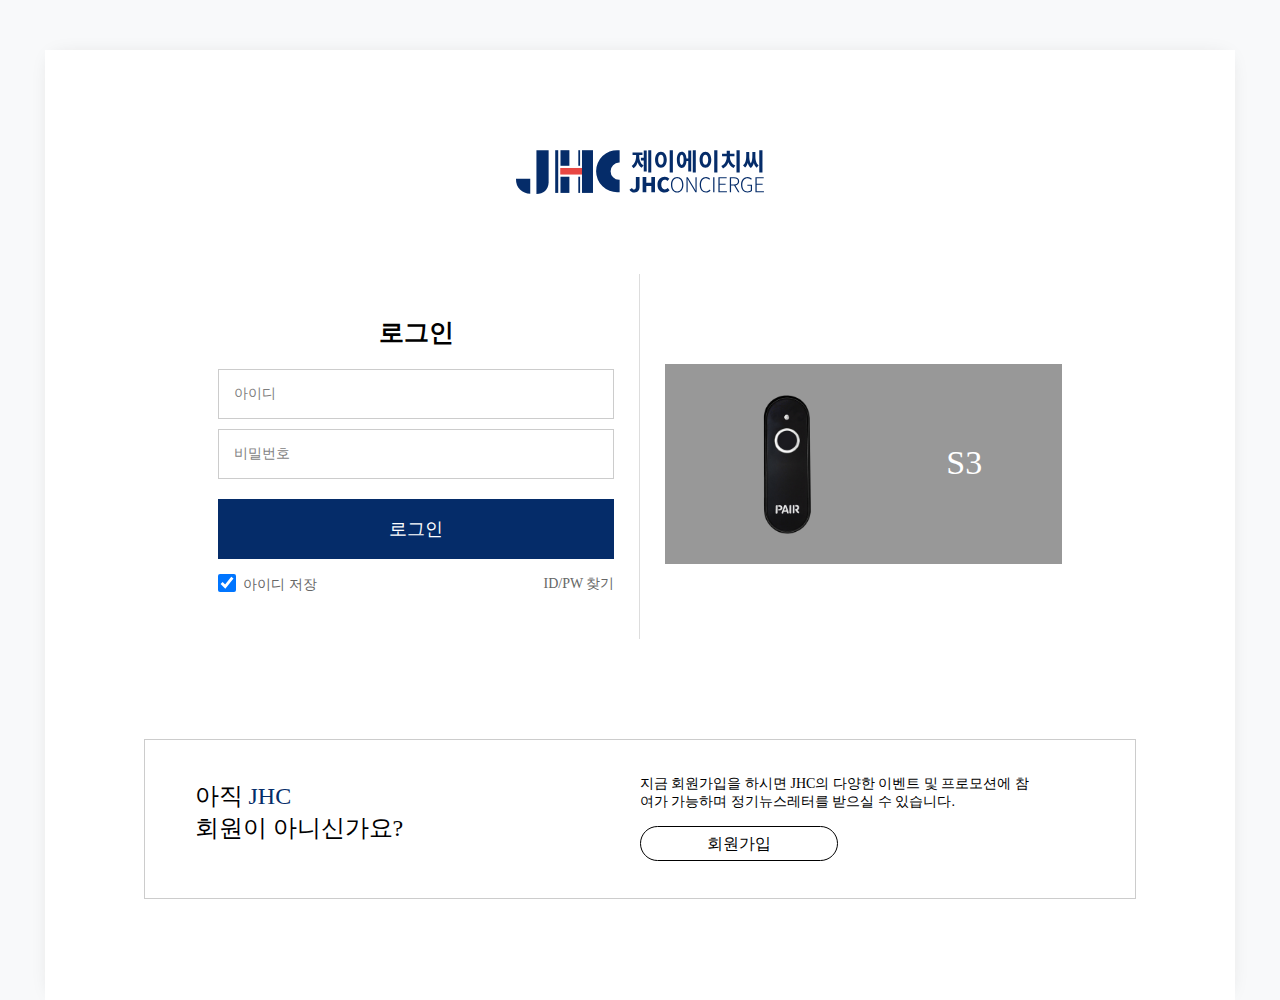
<file: Desktop/mj/JHC/login.html>
<!DOCTYPE html>
<html lang="ko">
<head>
    <meta charset="UTF-8">
    <meta name="viewport" content="width=device-width, initial-scale=1.0, minimum-scale=1.0, maximum-scale=1.0, user-scalable=no">
    <meta http-equiv="X-UA-Compatible" content="IE=edge" />
    <meta name="keywords" content="블루투스 스캐너, 프린터">
    <meta name="description" content="물류 IT 전문기업 주식회사 제이에이치씨 쇼핑몰입니다.">
    <meta name="title" content="JHCSHOP">
    <meta property="og:keywords" content="블루투스 스캐너, 프린터">
    <meta property="og:description" content="물류 IT 전문기업 주식회사 제이에이치씨 쇼핑몰입니다.">
    <meta property="og:title" content="JHCSHOP">
    <title>JHCONCIERGE</title>
    <link rel="stylesheet" type="text/css" href="css/common.css">
    <link rel="stylesheet" href="css/login.css">
    <script src="js/jquery-3.6.0.min.js"></script>
    <script src="js/login.js"></script>
</head>
<body>
    <div class="wrap">
        <h1><img src="images/header_JHC_logo.svg" alt="로고"></h1>
        <div class="loginWrap">
            <div class="login">
               <div class="container">
                <h2>로그인</h2>
                <form action="#" method="post">
                        <input type="text" placeholder="아이디" name="uname" required>
                        <input type="password" placeholder="비밀번호" name="psw" required>
                        <button type="submit">로그인</button>
                        
                        <label class="save">
                            <input type="checkbox" checked="checked" name="save">아이디 저장
                        </label>
                        <a href="#">ID/PW 찾기</a>
                </form>
                </div>
            </div><!--//login-->
            <div class="event">
<!--                <h2>이벤트</h2>-->
                <div class="eventInner">
                    <div class="eventImg">
                        <div class="slider1"><img src="images/product_S3.png" alt="S3"><span>S3</span></div>
                        <div class="slider2"><img src="images/product_A132.png" alt="A132"><span>A132</span></div>
                        <div class="slider3"><img src="images/product_PP-480E.png" alt="PP-480E"><span>PP-480E</span></div>
                    </div><!--//evenImg-->
                </div><!--//eventInner-->
            </div><!--//event-->
        </div><!--//loginWrap-->
        <div class="qn">
            <div class="qnRight">
                <p>
                    아직 <span>JHC</span><br>
                    회원이 아니신가요?
                </p>
            </div>
            <div class="qnLeft">
                <p>
                지금 회원가입을 하시면 JHC의 다양한 이벤트 및 프로모션에 참여가 가능하며 정기뉴스레터를 받으실 수 있습니다.
                </p>
                <a href="">회원가입</a>
            </div>
        </div>
    </div>
</body>
</html>
</file>
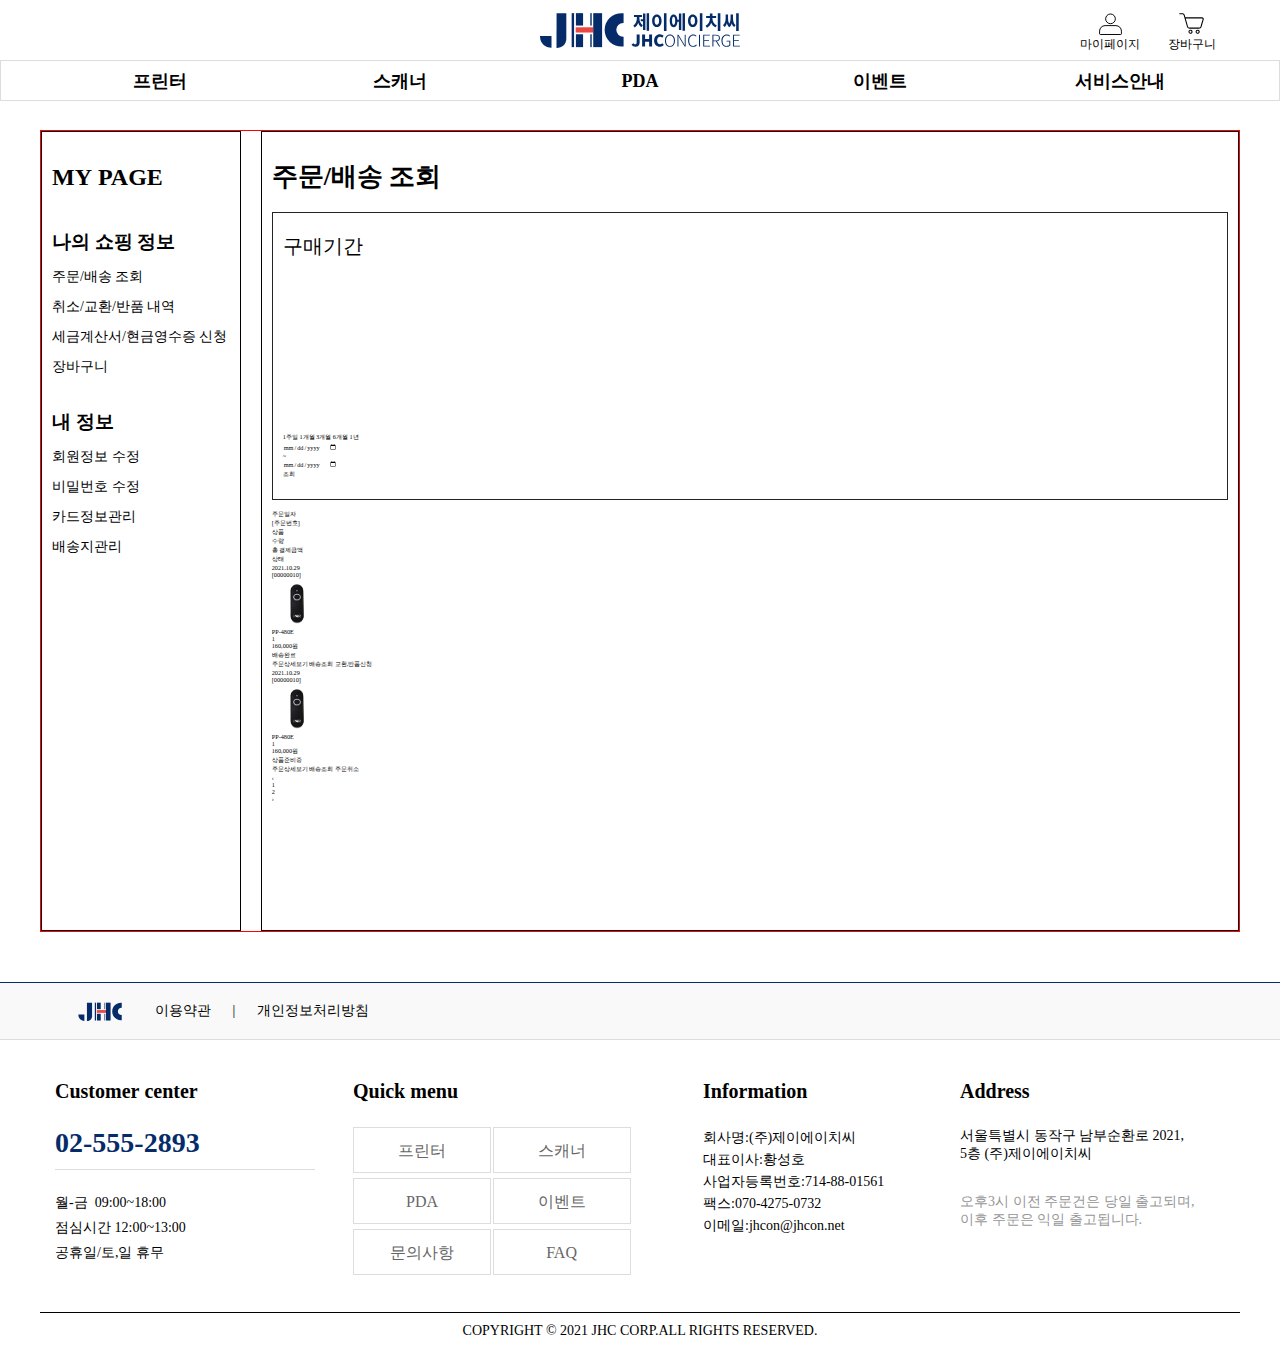
<file: Desktop/mj/JHC/order_check.html>
<!DOCTYPE html>
<html lang="ko">

<head>
	<meta charset="UTF-8">
	<meta name="viewport" content="width=device-width, initial-scale=1.0, minimum-scale=1.0, maximum-scale=1.0, user-scalable=no">
	<meta http-equiv="X-UA-Compatible" content="IE=edge" />
	<meta name="keywords" content="블루투스 스캐너, 프린터">
	<meta name="description" content="물류 IT 전문기업 주식회사 제이에이치씨 쇼핑몰입니다.">
	<meta name="title" content="JHCSHOP">
	<meta property="og:keywords" content="블루투스 스캐너, 프린터">
	<meta property="og:description" content="물류 IT 전문기업 주식회사 제이에이치씨 쇼핑몰입니다.">
	<meta property="og:title" content="JHCSHOP">
	<title>JHCONCIERGE</title>
	<link rel="icon" href="images/favicon_32x32_hIK_icon.ico">
	<link rel="stylesheet" type="text/css" href="css/common.css">
	<link rel="stylesheet" type="text/css" href="css/header.css">
	<link rel="stylesheet" type="text/css" href="css/footer.css">
	<link rel="stylesheet" type="text/css" href="css/check_order.css">
	<script src="js/jquery-3.6.0.min.js"></script>
	<script src="js/main.js"></script>
</head>

<body>
	<div class="wrap">
		<div class="modal"></div>
		<header>
			<div class="headerWrap">
				<div class="headerUp">
					<h1><a href="index.html"><img src="images/header_JHC_logo.svg" alt="로고"></a></h1>
					<div class="userMenu">
						<div class="myPage">
							<a href="#">
								<img src="images/icon_user.svg" alt="마이페이지이미지">
								<span>마이페이지</span>
							</a>
						</div>
						<!--//myPage-->
						<div class="cart">
							<a href="#">
								<img src="images/icon_cart.svg" alt="장바구니이미지">
								<div class="cartNum"></div>
								<span>장바구니</span>
							</a>
						</div>
						<!--//cart-->
					</div>
					<!--//userMenu-->
					<button type="button" class="moBtn"><img src="images/toggle.svg" alt="toggle버튼"></button>
				</div>
				<!--//headerUp-->
				<div class="headerDown">
					<nav>
						<ul class="gnb">
							<li><a href="product_print.html">프린터</a></li>
							<li><a href="product_scanner.html">스캐너</a></li>
							<li><a href="product_pda.html">PDA</a></li>
							<li><a href="#">이벤트</a></li>
							<li><a href="#">서비스안내</a>
								<ul class="subGnb">
									<li><a href="#">FAQ</a></li>
									<li><a href="#">Q&amp;A</a></li>
								</ul>
							</li>
						</ul>
					</nav>
				</div>
				<!--//headerDown-->
			</div>
			<!--//headerWrap-->
		</header>

		<div class="conWrap">
			<div class="conWrap_left">
				<h2>MY&nbsp;PAGE</h2>
				<ul>
					<li>
						<h3>나의&nbsp;쇼핑&nbsp;정보</h3>
					</li>
					<li class="mypg"><a href="#">주문/배송&nbsp;조회</a></li>
					<li class="mypg"><a href="#">취소/교환/반품&nbsp;내역</a></li>
					<li class="mypg"><a href="#">세금계산서/현금영수증&nbsp;신청</a></li>
					<li class="mypg"><a href="#">장바구니</a></li>
				</ul>
				<ul>
					<li>
						<h3>내&nbsp;정보</h3>
					</li>
					<li class="mypg"><a href="#">회원정보&nbsp;수정</a></li>
					<li class="mypg"><a href="#">비밀번호&nbsp;수정</a></li>
					<li class="mypg"><a href="#">카드정보관리</a></li>
					<li class="mypg"><a href="#">배송지관리</a></li>
				</ul>
			</div> <!-- //conWrap_left -->
			<div class="conWrap_right">
				<h2>주문/배송&nbsp;조회</h2>
				<div class="checkBox">
					<div class="checkBox_left">
						<label for="period"><span>구매기간</span></label>
						<div class="periodWrap">
							<button type="button">1주일</button>
							<button type="button">1개월</button>
							<button type="button">3개월</button>
							<button type="button">6개월</button>
							<button type="button">1년</button>
						</div>
						<input type="date" id="period">
						<p>~</p>
						<input type="date">
					</div>
					<div class="checkBox_right">
						<button type="button">조회</button>
					</div>
				</div> <!-- //checkBox -->
				<div class="orderList_wrap">
					<div class="orderList_title">
						<div class="date">주문일자<br>[주문번호]</div>
						<div class="product">상품</div>
						<div class="amount">수량</div>
						<div class="total">총&nbsp;결제금액</div>
						<div class="state">상태</div>
					</div> <!-- //orderList_title -->
					<div class="orderList">
						<div class="date">2021.10.29<br>[00000010]</div>
						<div class="product">
							<img src="images/product_S3.png" alt="s3">
							<span>PP-480E</span>
						</div>
						<div class="amount">1</div>
						<div class="total">160,000원</div>
						<div class="state">
							<p>배송완료</p>
							<button type="button">주문상세보기</button>
							<button type="button">배송조회</button>
							<button type="button">교환,반품신청</button>
						</div>
					</div> <!-- //orderList -->
					<div class="orderList">
						<div class="date">2021.10.29<br>[00000010]</div>
						<div class="product">
							<img src="images/product_S3.png" alt="s3">
							<span>PP-480E</span>
						</div>
						<div class="amount">1</div>
						<div class="total">160,000원</div>
						<div class="state">
							<p>상품준비중</p>
							<button type="button">주문상세보기</button>
							<button type="button">배송조회</button>
							<button type="button">주문취소</button>
						</div>
					</div> <!-- //orderList -->
				</div> <!-- //orderList_wrap -->
				<div class="btnWrap">
					<button type="button">
						<span>&lsaquo;</span>
					</button>
					<a href="#">1</a>
					<a href="#">2</a>
					<button type="button">
						<span>&rsaquo;</span>
					</button>
				</div> <!-- //btnWrap -->
			</div> <!-- //conWrap_right -->
		</div> <!-- //conWrap -->
		<footer>
			<div class="logoWrap">
				<img src="images/footer_logo.svg" alt="">
				<span><a href="#">이용약관</a></span>
				<span>|</span>
				<span><a href="#">개인정보처리방침</a></span>
			</div>
			<div class="footerInner">
				<div class="fmenu">
					<div class="cust">
						<h4>Customer&nbsp;center</h4>
						<div class="tel"><a href="tel:02-555-2893">02-555-2893</a></div>
						<p>
							월-금&nbsp;&nbsp;09:00~18:00<br>
							점심시간&nbsp;12:00~13:00<br>
							공휴일/토,일 휴무
						</p>
					</div>
					<!--//cust-->
					<div class="qmenu">
						<h4>Quick menu</h4>
						<div class="qmenuInner">
							<span><a href="product_print.html">프린터</a></span>
							<span><a href="product_scanner.html">스캐너</a></span>
							<span><a href="product_pda.html">PDA</a></span>
							<span><a href="#">이벤트</a></span>
							<span><a href="#">문의사항</a></span>
							<span><a href="#">FAQ</a></span>
						</div>
					</div>
					<!--//qmenu-->
					<div class="finfo">
						<h4>Information</h4>
						<p>
							회사명:(주)제이에이치씨<br>
							대표이사:황성호<br>
							사업자등록번호:714-88-01561<br>
							팩스:070-4275-0732<br>
							이메일:jhcon@jhcon.net
						</p>
					</div>
					<!--//finfo-->
					<div class="address">
						<h4>Address</h4>
						<p>서울특별시 동작구 남부순환로 2021,<br>5층 (주)제이에이치씨</p>
						<p>오후3시 이전 주문건은 당일 출고되며,<br>이후 주문은 익일 출고됩니다. </p>
					</div>
					<!--//address-->
				</div>
				<!--//fmenu-->
				<p>COPYRIGHT &copy; 2021 JHC CORP.ALL RIGHTS RESERVED.</p>
			</div>

			<div class="personal_wrap">
				<div class="footer_close"><img src="images/icon_close_white.svg" alt="닫기"></div>
				<div class="personal_popup">
					<div class="personal_title">이용약관</div>
					<div class="personal_body" id="personal">
						<h4>&#91;제 1장 총칙&#93;</h4>
						<div class="personal_con">
							<h5>제 1조 (목적)</h5>
							<p>본 약관은 <strong>주식회사 제이에이치씨 (이하 "회사"라 한다)</strong>가 회사 홈페이지(이하 "홈페이지"라 한다)를 통해 제공하는 모든 인터넷 정보 서비스(이하 "서비스"라 한다)를 이용함에 있어서 "회사"와 정보이용자 간의 권리&middot;의무 및 책임사항을 규정함으로써 고객의 권익을 보호함을 목적으로 합니다.</p>
						</div>
						<div class="personal_con">
							<h5>제 2조 (정의)</h5>
							<p>&#9312; 이용자란 홈페이지에 접속하여 이 약관에 따라 "회사"가 제공하는 서비스를 받는 고객을 말합니다.</p>
							<p>&#9313; 고객이라 함은 홈페이지에 개인이나 회사의 정보를 제공하여 문의등록을 하거나, "회사"에게 제품구매를 진행한 개인이나 회사로서, "회사"의 정보를 지속적으로 이용할 수 있는 자나 회사를 말합니다.</p>
						</div>
						<div class="personal_con">
							<h5>제 3조 (약관의 효력과 개정)</h5>
							<p>&#9312; 이 약관은 이용자에게 공시함으로써 효력이 발생됩니다.</p>
							<p>&#9313; "회사" 은(는) 이 약관의 내용을 이용자가 알 수 있도록 "홈페이지"에 게시합니다.</p>
							<p>&#9314; 약관 변경 시 고지기간
								<span>약관의 변경 시 개정 약관 적용일 전 최소 7일부터 회원에게 이를 고지해야 하고, 만일 약관의 변경이 소비자에게 불리한 경우에는 개정 약관 적용일 전 최소 30일부터 회원에게 이를 고지합니다.</span>
							</p>
						</div>

						<h4>&#91;제 2장 JHC와 이용자의 의무사항&#93;</h4>
						<div class="personal_con">
							<h5>제 4조 (JHC의 의무)</h5>
							<p>&#9312; "회사" 은(는) 이 약관이 정하는 바에 따라 지속적이고, 안정적으로 서비스를 제공하는 데 최선을 다해야 합니다.</p>
							<p>&#9313; "회사" 은(는) 회원의 정보가 분실 &middot; 도난 &middot; 변조 &middot; 누출 또는 훼손되지 않도록 보안 및 안정성 확보에 필요한 조치를 취해야 합니다.</p>
							<p>&#9314; "회사" 은(는) 이용자가 원하지 않는 영리 목적의 광고성 전자 우편을 발송하지 않습니다.</p>
						</div>
						<div class="personal_con">
							<h5>제 5조(재화 등의 공급)</h5>
							<p>&#9312; "회사" 은(는) 이용자와 재화 등의 공급시기에 관하여 별도의 약정이 없는 이상, 이용자가 청약을 한 날부터 7일 이내에 재화 등을 배송할 수 있도록 주문제작, 포장 등 기타의 필요한 조치를 취합니다. 다만, "회사"가 이미 재화 등의 대금의 전부 또는 일부를 받은 경우에는 대금의 전부 또는 일부를 받은 날부터 3영업일 이내에 조치를 취합니다. 이때 "회사" 은(는) 이용자가 재화 등의 공급 절차 및 진행 사항을 확인할 수 있도록 적절한 조치를 합니다.</p>
							<p>&#9313; "회사" 은(는) 이용자가 구매한 재화에 대해 배송수단, 수단별 배송비용 부담자, 수단별 배송기간 등을 명시합니다. 만약 "회사"가 약정 배송기간을 초과한 경우에는 그로 인한 이용자의 손해를 배상하여야 합니다. 다만 "회사"가 고의, 과실이 없음을 입증한 경우에는 그러하지 아니합니다.</p>
						</div>
						<div class="personal_con">
							<h5>제 6조(청약철회 등)</h5>
							<p>&#9312; "회사"와 재화등의 구매에 관한 계약을 체결한 이용자는 &#12300;전자상거래 등에서의 소비자보호에 관한 법률&#12301; 제13조 제2항에 따른 계약내용에 관한 서면을 받은 날(그 서면을 받은 때보다 재화 등의 공급이 늦게 이루어진 경우에는 재화 등을 공급받거나 재화 등의 공급이 시작된 날을 말합니다)부터 7일 이내에는 청약의 철회를 할 수 있습니다. 다만, 청약철회에 관하여 &#12300;전자상거래 등에서의 소비자보호에 관한 법률&#12301;에 달리 정함이 있는 경우에는 동 법 규정에 따릅니다.</p>
							<p>&#9313; 이용자는 재화 등을 배송 받은 경우 다음 각 호의 1에 해당하는 경우에는 반품 및 교환을 할 수 없습니다.</p>
							<ul>
								<li>이용자에게 책임 있는 사유로 재화 등이 멸실 또는 훼손된 경우(다만, 재화 등의 내용을 확인하기 위하여 포장 등을 훼손한 경우에는 청약철회를 할 수 있습니다)</li>
								<li>이용자의 사용 또는 일부 소비에 의하여 재화 등의 가치가 현저히 감소한 경우</li>
								<li>시간의 경과에 의하여 재판매가 곤란할 정도로 재화등의 가치가 현저히 감소한 경우</li>
								<li>같은 성능을 지닌 재화 등으로 복제가 가능한 경우 그 원본인 재화 등의 포장을 훼손한 경우</li>
							</ul>
							<p>&#9314; "회사"가 사전에 청약철회 등이 제한되는 사실을 소비자가 쉽게 알 수 있는 곳에 명기하거나 사용상품을 제공하는 등의 조치를 하지 않았다면 이용자의 청약철회 등이 제한되지 않습니다.</p>
							<p>&#9315; 이용자는 규정에 불구하고 재화 등의 내용이 표시·광고 내용과 다르거나 계약내용과 다르게 이행된 때에는 당해 재화 등을 공급받은 날부터 3월 이내, 그 사실을 안 날 또는 알 수 있었던 날부터 15일 이내에 청약철회 등을 할 수 있습니다.</p>
						</div>
						<div class="personal_con">
							<h5>제 7조(청약철회 등의 효과)</h5>
							<p>&#9312; "회사" 은(는) 이용자로부터 재화 등을 반환받은 경우 3영업일 이내에 이미 지급받은 재화 등의 대금을 환급합니다. 이 경우 "회사"가 이용자에게 재화등의 환급을 지연한때에는 그 지연기간에 대하여 &#12300;전자상거래 등에서의 소비자보호에 관한 법률 시행령&#12301;제21조의2에서 정하는 지연이자율을 곱하여 산정한 지연이자를 지급합니다.</p>
							<p>&#9313; "회사" 은(는) 위 대금을 환급함에 있어서 이용자가 신용카드 또는 전자화폐 등의 결제수단으로 재화 등의 대금을 지급한 때에는 지체 없이 당해 결제수단을 제공한 사업자로 하여금 재화 등의 대금의 청구를 정지 또는 취소하도록 요청합니다.</p>
							<p>&#9314; 청약철회 등의 경우 공급받은 재화 등의 반환에 필요한 비용은 이용자가 부담합니다. "회사"은 이용자에게 청약철회 등을 이유로 위약금 또는 손해배상을 청구하지 않습니다. 다만 재화 등의 내용이 표시&middot;광고 내용과 다르거나 계약내용과 다르게 이행되어 청약철회 등을 하는 경우 재화 등의 반환에 필요한 비용은 "회사"가 부담합니다.</p>
							<p>&#9315; 이용자가 재화 등을 제공받을 때 발송비를 부담한 경우에 "회사" 은(는) 청약철회 시 그 비용을 누가 부담하는지를 이용자가 알기 쉽도록 명확하게 표시합니다.</p>
						</div>
						<div class="personal_con">
							<h5>제 8조(환급)</h5>
							<p>"회사" 은(는) 이용자가 구매 신청한 재화 등이 품절 등의 사유로 인도 또는 제공을 할 수 없을 때에는 지체 없이 그 사유를 이용자에게 통지하고 사전에 재화 등의 대금을 받은 경우에는 대금을 받은 날부터 3영업일 이내에 환급하거나 환급에 필요한 조치를 취합니다.</p>
						</div>

						<h4>&#91;제 3장 기타&#93;</h4>
						<div class="personal_con">
							<h5>제 9조 (약관 외 준칙)</h5>
							<p>이 약관에 명시되지 않은 사항은 관련법의 규정에 의합니다.</p>
						</div>
						<div class="personal_con">
							<h5>제 10조 (분쟁해결)</h5>
							<p>&#9312; "회사" 은(는) 이용자로부터 제출되는 불만사항 및 의견을 우선적으로 처리합니다. 단, 처리가 곤란한 경우에는 이용자에게 그 사유와 처리 일정을 지체없이 통보합니다.</p>
							<p>&#9313; "회사"와 이용자간에 발생한 분쟁은 관련법에 의한 조정에 따를 수 있습니다.</p>
							<p>&#9314; "회사" 은(는) &#12300;전자상거래 등에서의 소비자보호에 관한 법률&#12301;, &#12300;약관의 규제에 관한 법률&#12301;, &#12300;전자문서 및 전자거래기본법&#12301;, &#12300;전자금융거래법&#12301;, &#12300;전자서명법&#12301;, &#12300;정보통신망 이용촉진 및 정보보호 등에 관한 법률&#12301;, &#12300;방문판매 등에 관한 법률&#12301;, &#12300;소비자기본법&#12301; 등 관련 법을 위배하지 않는 범위에서 이 약관을 개정할 수 있습니다.</p>
						</div>
						<div class="personal_con">
							<h5>제 11조 (저작권의 귀속 및 이용 제한)</h5>
							<p>&#9312; "회사"와 이용자간에 발생한 분재에 관한 소송은 서울중앙지방법원에 제기할 수 있습니다.</p>
							<p>&#9313; 이용자는 홈페이지를 이용함으로써 얻은 정보를 "회사"의 사전 승낙 없이 복제, 송신, 출판, 배포, 방송 기타 방법에 의하여 영리목적으로 이용하거나 제3자에게 이용하게 하여서는 안됩니다.</p>
							<p>&#9314; "회사"와 이용자간에 발생한 분재에 관한 소송은 서울 지방법원에 제기할 수 있습니다.</p>
							<p>&#9315; "회사"와 이용자간에 제기된 소송에는 대한민국법을 적용합니다.</p>
						</div>
					</div>
					<!--//agreement_body-->
				</div>
				<!--//personal_popup-->
			</div>
			<!--//personal_wrap-->

			<div class="agreement_wrap">
				<div class="footer_close"><img src="images/icon_close_white.svg" alt="닫기"></div>
				<div class="agreement_popup">
					<div class="agreement_title">개인정보 처리방침</div>
					<div class="agreement_body" id="agreement">
						<p><strong>주식회사 제이에이치씨 (이하 “회사”라 한다)</strong>은(는) &#12300;개인정보 보호법&#12301; 제30조에 따라 정보주체의 개인정보를 보호하고 이와 관련한 고충을 신속하고 원활하게 처리할 수 있도록 하기 위하여 다음과 같이 개인정보 처리방침을 수립&middot;공개합니다.<br><span>&#9675; 이 개인정보처리방침은 2021년 9월 1부터 적용됩니다.</span></p>

						<div class="agreement_con">
							<h4>제 1조(개인정보의 처리 목적)</h4>
							<p><strong>"회사"는 다음의 목적을 위하여 개인정보를 처리합니다. 처리하고 있는 개인정보는 다음의 목적 이외의 용도로는 이용되지 않으며 이용 목적이 변경되는 경우에는 &#12300;개인정보 보호법&#12301; 제18조에 따라 별도의 동의를 받는 등 필요한 조치를 이행할 예정입니다.</strong></p>
							<ol class="agreement_first">
								<li>홈페이지 회원가입 및 관리
									<p>회원제 서비스 제공에 따른 본인 식별&middot;인증, 고충처리 목적으로 개인정보를 처리합니다.</p>
								</li>
								<li>민원사무 처리
									<p>민원인의 신원 확인, 민원사항 확인, 사실조사를 위한 연락&middot;통지, 처리결과 통보 목적으로 개인정보를 처리합니다.</p>
								</li>
								<li>재화 또는 서비스 제공
									<p>물품배송, 맞춤서비스 제공을 목적으로 개인정보를 처리합니다.</p>
								</li>
							</ol>
						</div>
						<div class="agreement_con">
							<h4>제 2조(개인정보의 처리 및 보유 기간)</h4>
							<p>&#9312; "회사" 은(는) 법령에 따른 개인정보 보유&middot;이용기간 또는 정보주체로부터 개인정보를 수집 시에 동의받은 개인정보 보유&middot;이용기간 내에서 개인정보를 처리&middot;보유합니다.</p>
							<p>&#9313; 각각의 개인정보 처리 및 보유 기간은 다음과 같습니다.</p>
							<p>
								<span>1. &lt;민원사무 처리&gt;</span>
								&lt;민원사무 처리&gt;와 관련한 개인정보는 수집&middot;이용에 관한 동의일로부터 &lt;지체없이 파기&gt;까지 위 이용목적을 위하여 보유&middot;이용됩니다.<br>
								보유근거 : 서비스 안내를 위한 개인정보 보유<br>
								관련법령 : 소비자의 불만 또는 분쟁처리에 관한 기록 : 3년<br>
							</p>
						</div>
						<div class="agreement_con">
							<h4>제 3조(정보주체와 법정대리인의 권리&middot;의무 및 그 행사방법)</h4>
							<ul class="agreement_third">
								<li>&#9312; 정보주체는 "회사"에 대해 언제든지 개인정보 열람&middot;정정&middot;삭제&middot;처리정지 요구 등의 권리를 행사할 수 있습니다.</li>
								<li>&#9313; 제1항에 따른 권리 행사는"회사"에 대해 &#12300;개인정보 보호법&#12301; 시행령 제41조제1항에 따라 서면, 전자우편, 모사전송(FAX) 등을 통하여 하실 수 있으며 "회사"은(는) 이에 대해 지체 없이 조치하겠습니다.</li>
								<li>&#9314; 제1항에 따른 권리 행사는 정보주체의 법정대리인이나 위임을 받은 자 등 대리인을 통하여 하실 수 있습니다. 이 경우 &ldquo;개인정보 처리 방법에 관한 고시(제2020-7호)&rdquo; 별지 제11호 서식에 따른 위임장을 제출하셔야 합니다.</li>
								<li>&#9315; 개인정보 열람 및 처리정지 요구는 &#12300;개인정보 보호법&#12301; 제35조 제4항, 제37조 제2항에 의하여 정보주체의 권리가 제한 될 수 있습니다.</li>
								<li>&#9316; 개인정보의 정정 및 삭제 요구는 다른 법령에서 그 개인정보가 수집 대상으로 명시되어 있는 경우에는 그 삭제를 요구할 수 없습니다.</li>
								<li>&#9317; "회사"은(는) 정보주체 권리에 따른 열람의 요구, 정정&middot;삭제의 요구, 처리정지의 요구 시 열람 등 요구를 한 자가 본인이거나 정당한 대리인인지를 확인합니다.</li>
							</ul>
						</div>
						<div class="agreement_con">
							<h4>제 4조(개인정보의 파기)</h4>
							<ul class="agreement_four">
								<li>&#9312; "회사" 은(는) 개인정보 보유기간의 경과, 처리목적 달성 등 개인정보가 불필요하게 되었을 때에는 지체없이 해당 개인정보를 파기합니다.</li>
								<li>&#9313; 정보주체로부터 동의받은 개인정보 보유기간이 경과하거나 처리목적이 달성되었음에도 불구하고 다른 법령에 따라 개인정보를 계속 보존하여야 하는 경우에는, 해당 개인정보를 별도의 데이터베이스(DB)로 옮기거나 보관장소를 달리하여 보존합니다.</li>
								<li>&#9314; 개인정보 파기의 절차 및 방법은 다음과 같습니다.
									<ul>
										<li>파기절차
											<p>"회사" 은(는) 파기 사유가 발생한 개인정보를 선정하고, "회사" 의 개인정보 보호책임자의 승인을 받아 개인정보를 파기합니다.</p>
										</li>
										<li>파기방법
											<p>전자적 파일 형태의 정보는 기록을 재생할 수 없는 기술적 방법을 사용합니다</p>
										</li>
									</ul>
								</li>
							</ul>
						</div>
						<div class="agreement_con">
							<h4>제 5조(개인정보의 안전성 확보 조치)</h4>
							<p><strong>"회사" 은(는) 개인정보의 안전성 확보를 위해 다음과 같은 조치를 취하고 있습니다.</strong></p>
							<ul class="agreement_five">
								<li>개인정보 취급 직원의 최소화 및 교육
									<p>개인정보를 취급하는 직원을 지정하고 담당자에 한정시켜 최소화 하여 개인정보를 관리하는 대책을 시행하고 있습니다.</p>
								</li>
								<li>접속기록의 보관 및 위변조 방지
									<p>개인정보처리시스템에 접속한 기록을 최소 1년 이상 보관, 관리하고 있으며, 다만, 5만명 이상의 정보주체에 관하여 개인정보를 추가하거나, 고유식별정보 또는 민감정보를 처리하는 경우에는 2년이상 보관, 관리하고 있습니다. 또한, 접속기록이 위변조 및 도난, 분실되지 않도록 보안기능을 사용하고 있습니다.</p>
								</li>
							</ul>
						</div>
						<div class="agreement_con">
							<h4>제 6조(개인정보 자동 수집 장치의 설치&middot;운영 및 거부에 관한 사항)</h4>
							<p>"회사" 은(는) 정보주체의 이용정보를 저장하고 수시로 불러오는 ‘쿠키(cookie)’를 사용하지 않습니다.</p>
						</div>
						<div class="agreement_con">
							<h4>제 7조 (개인정보 보호책임자)</h4>
							<ul>
								<li>
									<p>&#9312; "회사" 은(는) 개인정보 처리에 관한 업무를 총괄해서 책임지고, 개인정보 처리와 관련한 정보주체의 불만처리 및 피해구제 등을 위하여 아래와 같이 개인정보 보호책임자를 지정하고 있습니다.</p>
									<div>
										<ul>
											<li>&#9654; 개인정보 보호책임자</li>
											<li>성명 : 조신동</li>
											<li>직책 : 영업기획팀</li>
											<li>직급 : 과장</li>
											<li>연락처 :02-555-2893, jhcon@jhcon.net</li>
										</ul>
										<p>&#8251; 개인정보 보호 담당부서로 연결됩니다.</p>
										<ul>
											<li>&#9654; 개인정보 보호 담당부서</li>
											<li>성명 : 조신동</li>
											<li>직책 : 영업기획팀</li>
											<li>직급 : 과장</li>
											<li>연락처 :02-555-2893</li>
										</ul>
									</div>
								</li>
								<li>
									<p>&#9313; 정보주체께서는 "회사" 의 서비스(또는 사업)을 이용하시면서 발생한 모든 개인정보 보호 관련 문의, 불만처리, 피해구제 등에 관한 사항을 개인정보 보호책임자 및 담당부서로 문의하실 수 있습니다. "회사" 은(는) 정보주체의 문의에 대해 지체 없이 답변 및 처리해드릴 것입니다
									</p>
								</li>
							</ul>
						</div>
						<div class="agreement_con">
							<h4>제 8조(권익침해 구제방법)</h4>
							<p>정보주체는 개인정보침해로 인한 구제를 받기 위하여 개인정보분쟁조정위원회, 한국인터넷진흥원 개인정보침해신고센터 등에 분쟁해결이나 상담 등을 신청할 수 있습니다. 이 밖에 기타 개인정보침해의 신고, 상담에 대하여는 아래의 기관에 문의하시기 바랍니다.</p>
							<ul class="agreement_eight">
								<li>개인정보분쟁조정위원회 : (국번없이) 1833-6972 (www.kopico.go.kr)</li>
								<li>개인정보침해신고센터 : (국번없이) 118 (privacy.kisa.or.kr)</li>
								<li>대검찰청 : (국번없이) 1301 (www.spo.go.kr)</li>
								<li>경찰청 : (국번없이) 182 (cyberbureau.police.go.kr)</li>
							</ul>
							<p>&#12300;개인정보 보호법&#12301;제35조(개인정보의 열람), 제36조(개인정보의 정정&middot;삭제), 제37조(개인정보의 처리정지 등)의 규정에 의한 요구에 대 하여 공공기관의 장이 행한 처분 또는 부작위로 인하여 권리 또는 이익의 침해를 받은 자는 행정심판법이 정하는 바에 따라 행정심판을 청구할 수 있습니다.</p>
							<p>&#8251; 행정심판에 대해 자세한 사항은 중앙행정심판위원회(www.simpan.go.kr) 홈페이지를 참고하시기 바랍니다.</p>
						</div>
						<div class="agreement_con">
							<h4>제 9조(개인정보 처리방침 변경)</h4>
							<p>&#9312; 이 개인정보처리방침은 2021년 9월 1부터 적용됩니다.</p>
						</div>
					</div>
					<!--//agreement_body-->
				</div>
				<!--//agreement_popup-->
			</div>
			<!--//agreement_wrap-->
		</footer>
	</div>
</body>

</html>
</file>
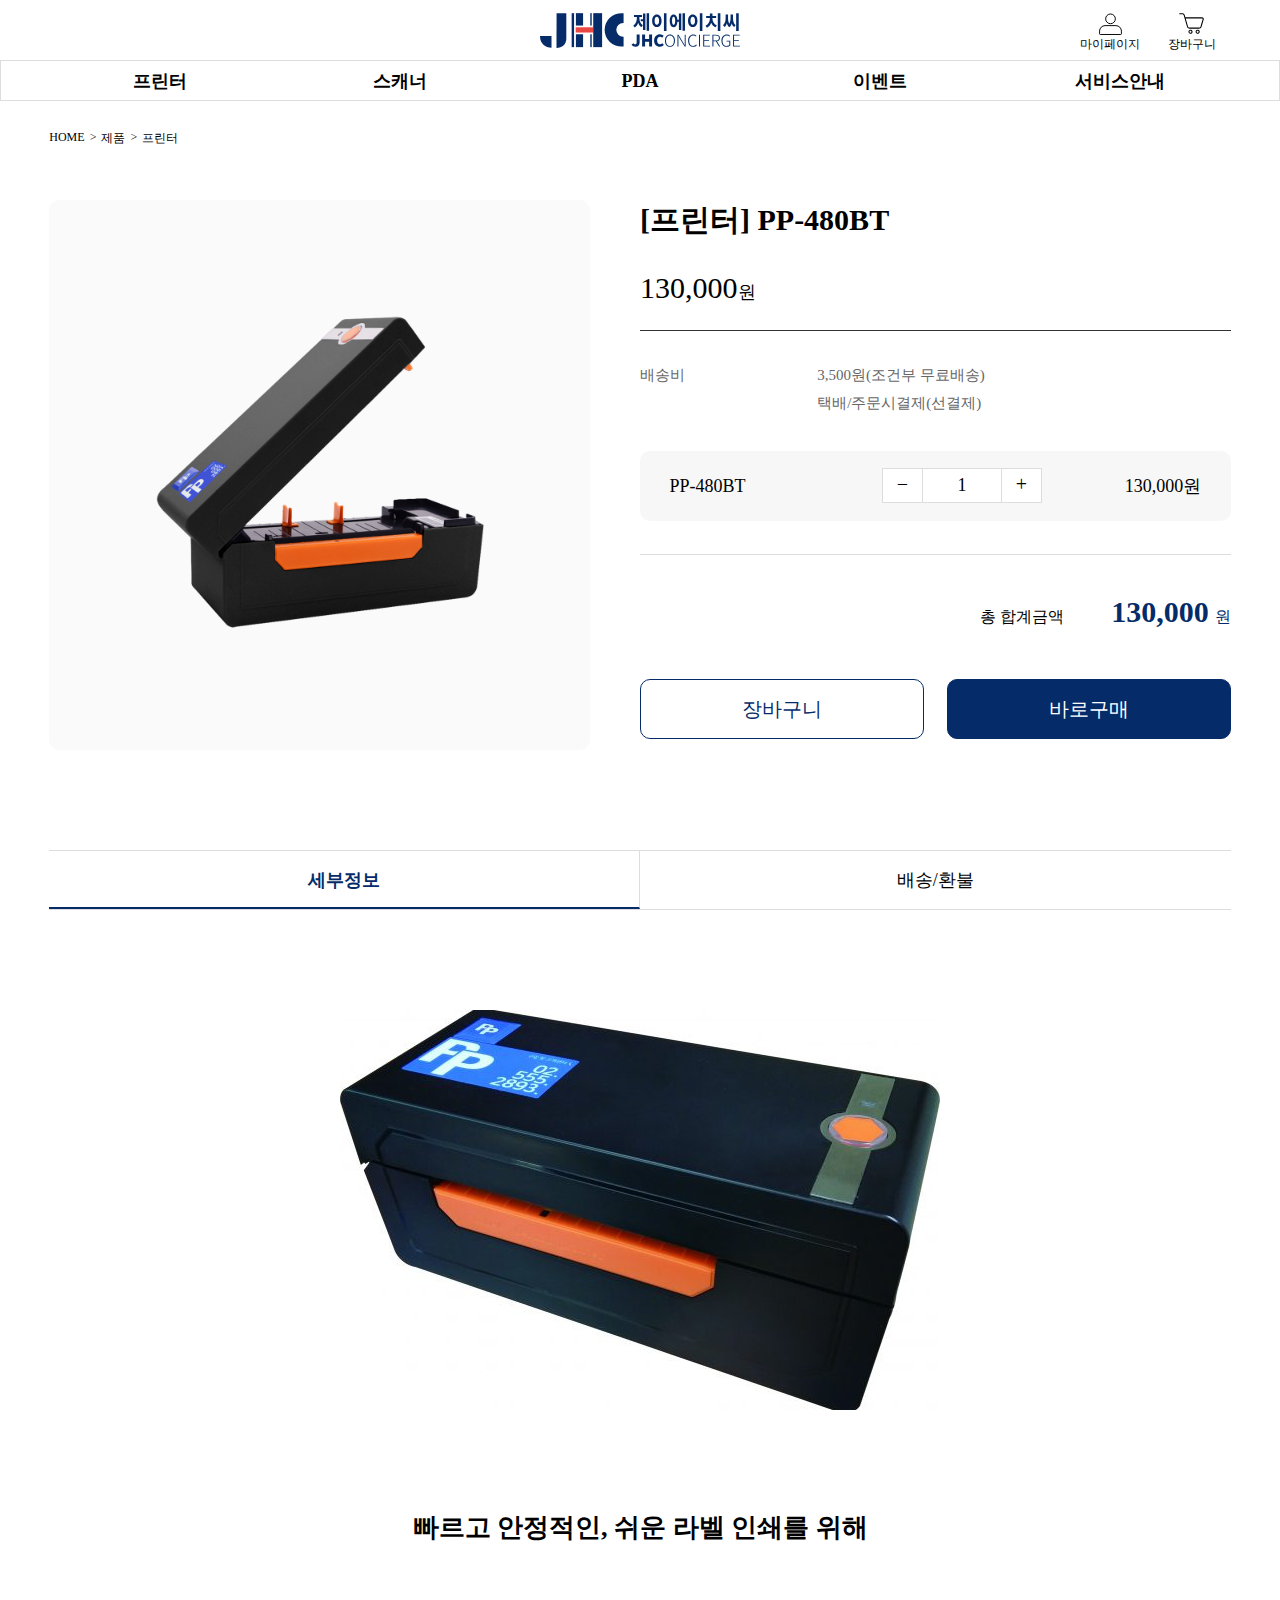
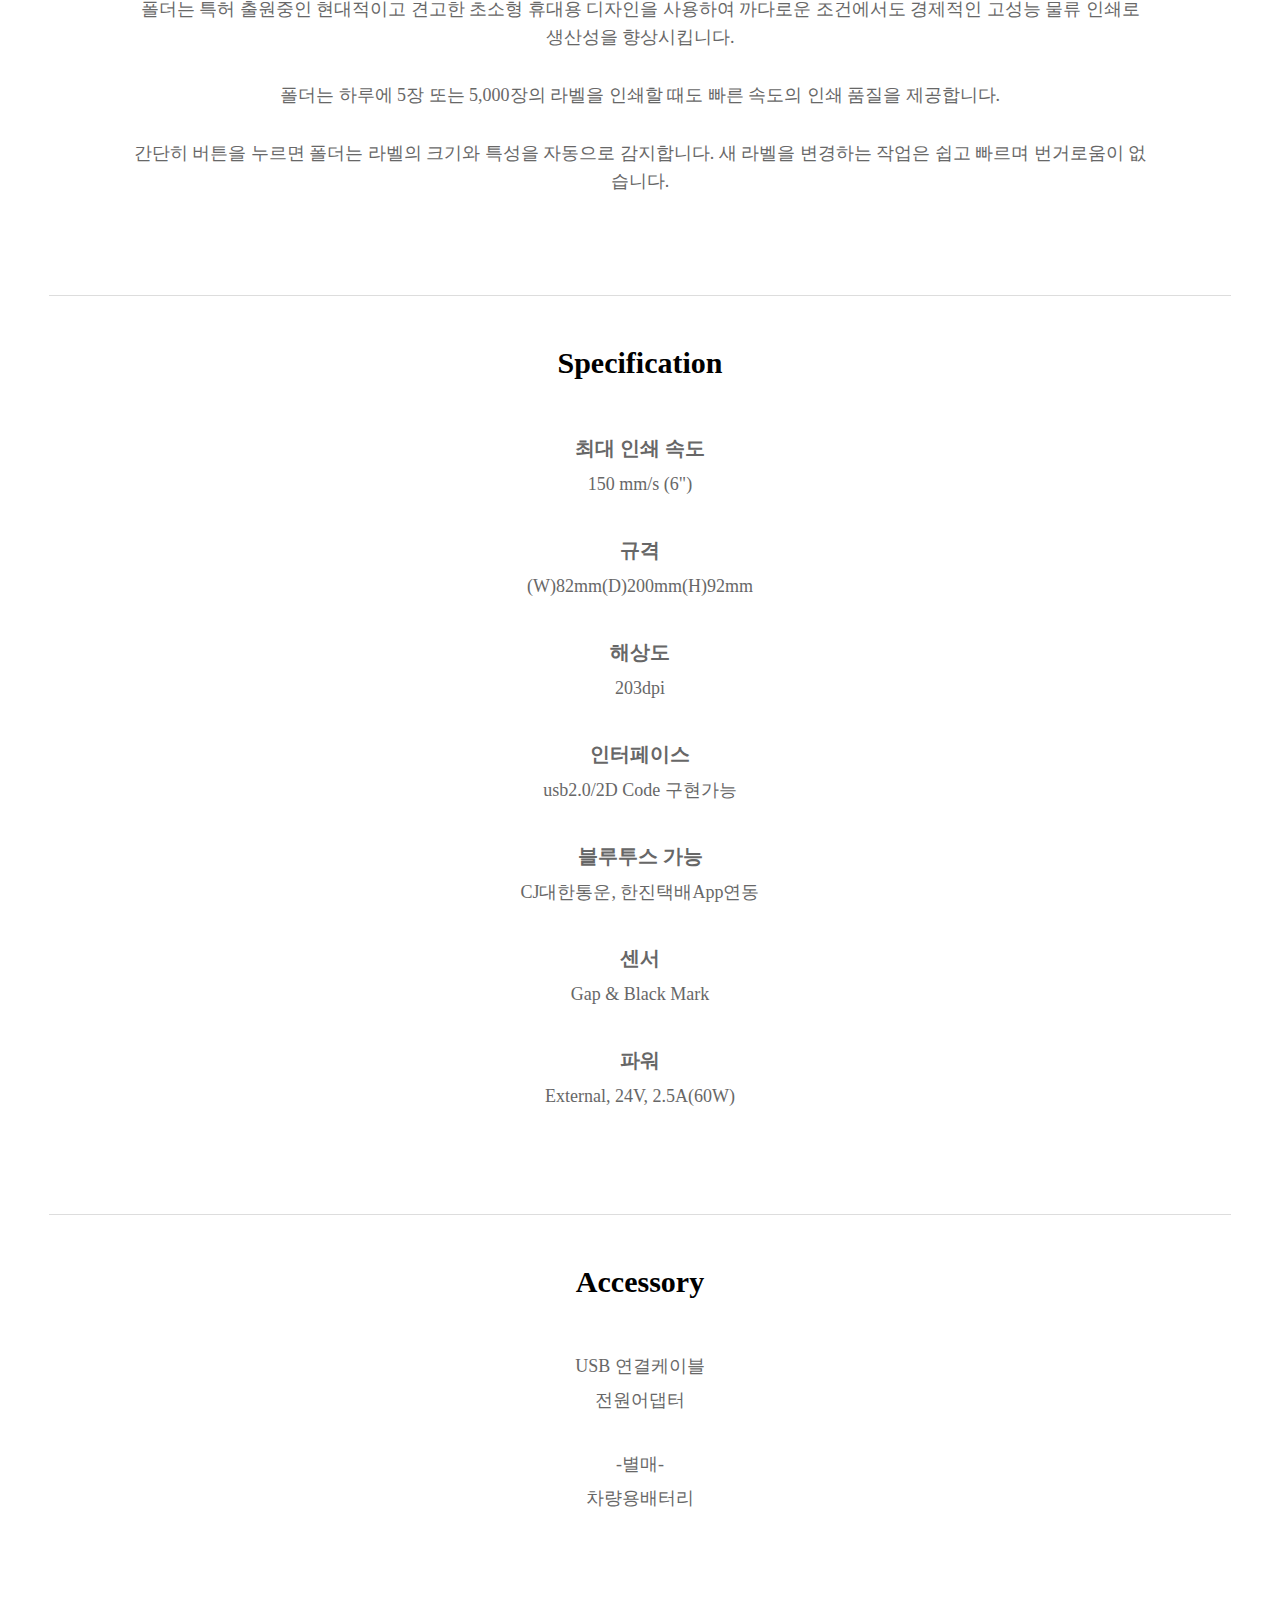
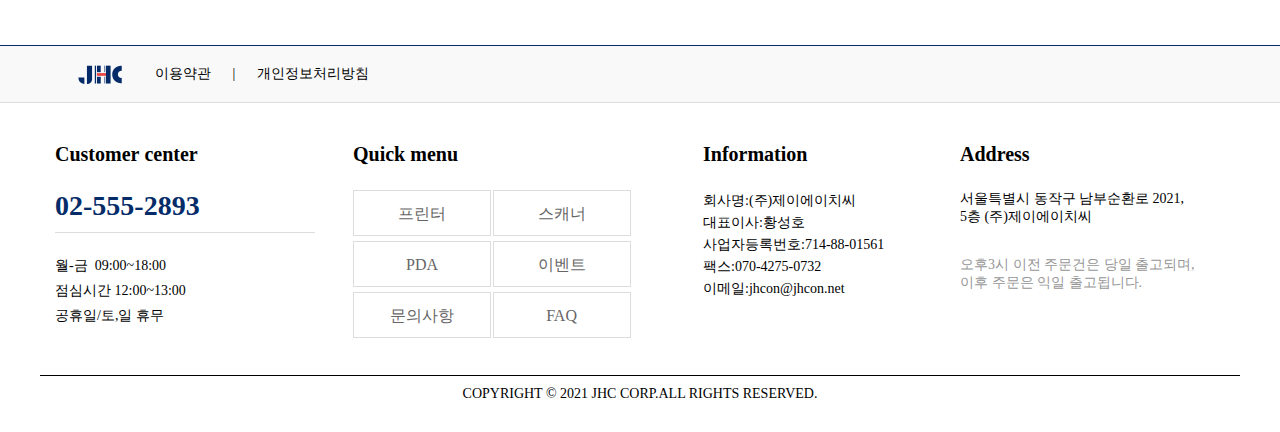
<file: Desktop/mj/JHC/pp-480bt.html>
<!DOCTYPE html>
<html lang="ko">
<head>
    <meta charset="UTF-8">
    <meta name="viewport" content="width=device-width, initial-scale=1.0, minimum-scale=1.0, maximum-scale=1.0, user-scalable=no">
    <meta http-equiv="X-UA-Compatible" content="IE=edge" />
    <meta name="keywords" content="블루투스 스캐너, 프린터">
    <meta name="description" content="물류 IT 전문기업 주식회사 제이에이치씨 쇼핑몰입니다.">
    <meta name="title" content="JHCSHOP">
    <meta property="og:keywords" content="블루투스 스캐너, 프린터">
    <meta property="og:description" content="물류 IT 전문기업 주식회사 제이에이치씨 쇼핑몰입니다.">
    <meta property="og:title" content="JHCSHOP">
    <title>JHCONCIERGE</title>
    <link rel="stylesheet" type="text/css" href="css/common.css">
    <link rel="stylesheet" type="text/css" href="css/header.css">
    <link rel="stylesheet" type="text/css" href="css/footer.css">
    <link rel="stylesheet" type="text/css" href="css/pp-480bt.css">
    <link rel="icon" href="images/favicon_32x32_hIK_icon.ico">
    <script src="js/jquery-3.6.0.min.js"></script>
    <script src="js/main.js"></script>
</head>
<body>
    <div class="wrap">
        <div class="modal"></div>
        <header id="top">
            <div class="headerWrap">
               <div class="headerUp">
                    <h1><a href="index.html"><img src="images/header_JHC_logo.svg" alt="로고"></a></h1>
                    <div class="userMenu">
                        <div class="myPage">
                            <a href="#">
                                <img src="images/icon_user.svg" alt="마이페이지이미지">
                                <span>마이페이지</span>
                            </a>
                        </div><!--//myPage-->
                        <div class="cart">
                            <a href="#">
                                <img src="images/icon_cart.svg" alt="장바구니이미지">
                                <div class="cartNum"></div>
                                <span>장바구니</span>
                            </a>
                        </div><!--//cart-->
                    </div><!--//userMenu-->
                    <button type="button" class="moBtn"><img src="images/toggle.svg" alt="toggle버튼"></button>
                </div><!--//headerUp-->
                <div class="headerDown">
                    <nav>
                        <ul class="gnb">
                          <li><a href="product_print.html">프린터</a></li>  
                          <li><a href="product_scanner.html">스캐너</a></li>  
                          <li><a href="product_pda.html">PDA</a></li>  
                          <li><a href="#">이벤트</a></li>  
                          <li><a href="#">서비스안내</a>
                              <ul class="subGnb">
                                  <li><a href="#">FAQ</a></li>
                                  <li><a href="#">Q&amp;A</a></li>
                              </ul>
                          </li>  
                        </ul>
                    </nav>
                </div><!--//headerDown-->
            </div><!--//headerWrap-->
        </header>
        <div class="conWrap">
            <h2 class="screen_out">PP-480BT</h2>
            <div class="location">
                <ul>
                    <li><a href="index.html">HOME</a></li>
                    <li><a href="#">제품</a></li>
                    <li><a href="product_print.html">프린터</a></li>
                </ul>
            </div><!--//location-->
            <div class="conInner">
                <div class="conUpper">
                    <div class="proImg">
                        <img src="images/product_PP_480BT.png" alt="PP-480BT">
                    </div>
                    <div class="proInfo">
                        <h3>[프린터] PP-480BT</h3>
                        <span>130,000</span><span>원</span>
                        <div class="infoWrap">
                            <p>배송비</p>
                            <p>
                                3,500원(조건부 무료배송)<br>
                                택배/주문시결제(선결제)
                            </p>
                            <div class="infoInner">
                                <div class="name">PP-480BT</div>
                                <div class="num">
                                    <button type="button"><span>&minus;</span></button>
                                    <p>1</p>
                                    <button type="button"><span>&#43;</span></button>
                                </div>
                                <div class="price">
                                    130,000원
                                </div>
                            </div><!--//infoInner-->
                        </div><!--//infoWrap-->
                        <div class="totalPrice">
                            <span>총 합계금액</span><span>130,000</span><span>원</span>
                        </div>
                        <a href="#">장바구니</a>
                        <a href="#">바로구매</a>
                    </div><!--//proInfo-->
                </div><!--//conUpper-->
                <div class="conBottom">
                    <div class="tab">
                        <input type="radio" name="infoTab" id="detail" checked>
                        <label for="detail">세부정보</label>
                        <input type="radio" name="infoTab" id="delivery">
                        <label for="delivery">배송/환불</label>
                    </div>
                    <div class="detailImg">
                        <img src="images/pp-480bt.jpg" alt="PP-480BT">
                        <b>빠르고 안정적인, 쉬운 라벨 인쇄를 위해</b>
                        <p>폴더는 특허 출원중인 현대적이고 견고한 초소형 휴대용 디자인을 사용하여 까다로운 조건에서도 경제적인 고성능 물류 인쇄로 생산성을 향상시킵니다.</p>
                        <p>폴더는 하루에 5장 또는 5,000장의 라벨을 인쇄할 때도 빠른 속도의 인쇄 품질을 제공합니다.</p>
                        <p>간단히 버튼을 누르면 폴더는 라벨의 크기와 특성을 자동으로 감지합니다. 새 라벨을 변경하는 작업은 쉽고 빠르며 번거로움이 없습니다.</p>
                        <div class="spec">
                            <b>Specification</b>
                            <ul>
                                <li>
                                    최대 인쇄 속도
                                    <p class="normal">150 mm/s (6")</p>
                                </li>
                                <li>
                                    규격
                                    <p class="normal">(W)82mm(D)200mm(H)92mm</p>
                                </li>
                                <li>
                                    해상도
                                    <p class="normal">203dpi</p>
                                </li>
                                <li>
                                    인터페이스
                                    <p class="normal">usb2.0/2D Code 구현가능</p>
                                </li>
                                <li>
                                    블루투스 가능
                                    <p class="normal">CJ대한통운, 한진택배App연동</p>
                                </li>
                                <li>
                                    센서
                                    <p class="normal">Gap &amp; Black Mark</p>
                                </li>
                                <li>
                                    파워
                                    <p class="normal">External, 24V, 2.5A(60W)</p>
                                </li>
                            </ul>
                        </div>
                        <div class="acc">
                            <b>Accessory</b>
                            <p>USB 연결케이블</p>
                            <p>전원어댑터</p>
                            <p>-별매-</p>
                            <p>차량용배터리</p>
                        </div>
                    </div>
                </div><!--//conBottom-->
            </div><!--//conInner-->
        </div><!--//conWrap-->
        <footer>
        <div class="logoWrap">
            <img src="images/footer_logo.svg" alt="로고">
            <span><a href="#">이용약관</a></span>
            <span>|</span>
            <span><a href="#">개인정보처리방침</a></span>
        </div>
        <div class="footerInner">
            <div class="fmenu">
                <div class="cust">
                    <h4>Customer&nbsp;center</h4>
                    <div class="tel"><a href="tel:02-555-2893">02-555-2893</a></div>
                    <p>
                        월-금&nbsp;&nbsp;09:00~18:00<br>
                        점심시간&nbsp;12:00~13:00<br>
                        공휴일/토,일 휴무
                    </p>
                </div><!--//cust-->
                <div class="qmenu">
                    <h4>Quick menu</h4>
                    <div class="qmenuInner">
                        <span><a href="product_print.html">프린터</a></span>
                        <span><a href="product_scanner.html">스캐너</a></span>
                        <span><a href="product_pda.html">PDA</a></span>
                        <span><a href="#">이벤트</a></span>
                        <span><a href="#">문의사항</a></span>
                        <span><a href="#">FAQ</a></span>
                    </div>
                </div><!--//qmenu-->
                <div class="finfo">
                    <h4>Information</h4>
                    <p>
                        회사명:(주)제이에이치씨<br>
                        대표이사:황성호<br>
                        사업자등록번호:714-88-01561<br>
                        팩스:070-4275-0732<br>
                        이메일:jhcon@jhcon.net
                    </p>
                </div><!--//finfo-->
                <div class="address">
                    <h4>Address</h4>
                    <p>서울특별시 동작구 남부순환로 2021,<br>5층 (주)제이에이치씨</p>
                    <p>오후3시 이전 주문건은 당일 출고되며,<br>이후 주문은 익일 출고됩니다. </p>
                </div><!--//address-->
            </div><!--//fmenu-->
            <p>COPYRIGHT &copy; 2021 JHC CORP.ALL RIGHTS RESERVED.</p>
        </div>
        <div class="personal_wrap">
            <div class="footer_close"><img src="images/icon_close_white.svg" alt="닫기"></div>
            <div class="personal_popup">
                <div class="personal_title">이용약관</div>
                    <div class="personal_body" id="personal">
                        <h4>&#91;제 1장 총칙&#93;</h4>
                        <div class="personal_con">
                            <h5>제 1조 (목적)</h5>
                            <p>본 약관은 <strong>주식회사 제이에이치씨 (이하 "회사"라 한다)</strong>가 회사 홈페이지(이하 "홈페이지"라 한다)를 통해 제공하는 모든 인터넷 정보 서비스(이하 "서비스"라 한다)를 이용함에 있어서 "회사"와 정보이용자 간의 권리&middot;의무 및 책임사항을 규정함으로써 고객의 권익을 보호함을 목적으로 합니다.</p>
                        </div>
                        <div class="personal_con">
                            <h5>제 2조 (정의)</h5>
                            <p>&#9312; 이용자란 홈페이지에 접속하여 이 약관에 따라 "회사"가 제공하는 서비스를 받는 고객을 말합니다.</p>
                            <p>&#9313; 고객이라 함은 홈페이지에 개인이나 회사의 정보를 제공하여 문의등록을 하거나, "회사"에게 제품구매를 진행한 개인이나 회사로서, "회사"의 정보를 지속적으로 이용할 수 있는 자나 회사를 말합니다.</p>
                        </div>
                        <div class="personal_con">
                            <h5>제 3조 (약관의 효력과 개정)</h5>
                            <p>&#9312; 이 약관은 이용자에게 공시함으로써 효력이 발생됩니다.</p>
                            <p>&#9313; "회사" 은(는) 이 약관의 내용을 이용자가 알 수 있도록 "홈페이지"에 게시합니다.</p>
                            <p>&#9314; 약관 변경 시 고지기간
                                <span>약관의 변경 시 개정 약관 적용일 전 최소 7일부터 회원에게 이를 고지해야 하고, 만일 약관의 변경이 소비자에게 불리한 경우에는 개정 약관 적용일 전 최소 30일부터 회원에게 이를 고지합니다.</span>
                            </p>
                        </div>

                        <h4>&#91;제 2장 JHC와 이용자의 의무사항&#93;</h4>
                        <div class="personal_con">
                            <h5>제 4조 (JHC의 의무)</h5>
                            <p>&#9312; "회사" 은(는) 이 약관이 정하는 바에 따라 지속적이고, 안정적으로 서비스를 제공하는 데 최선을 다해야 합니다.</p>
                            <p>&#9313; "회사" 은(는) 회원의 정보가 분실 &middot; 도난 &middot; 변조 &middot; 누출 또는 훼손되지 않도록 보안 및 안정성 확보에 필요한 조치를 취해야 합니다.</p>
                            <p>&#9314; "회사" 은(는) 이용자가 원하지 않는 영리 목적의 광고성 전자 우편을 발송하지 않습니다.</p>
                        </div>
                        <div class="personal_con">
                            <h5>제 5조(재화 등의 공급)</h5>
                            <p>&#9312; "회사" 은(는) 이용자와 재화 등의 공급시기에 관하여 별도의 약정이 없는 이상, 이용자가 청약을 한 날부터 7일 이내에 재화 등을 배송할 수 있도록 주문제작, 포장 등 기타의 필요한 조치를 취합니다. 다만, "회사"가 이미 재화 등의 대금의 전부 또는 일부를 받은 경우에는 대금의 전부 또는 일부를 받은 날부터 3영업일 이내에 조치를 취합니다. 이때 "회사" 은(는) 이용자가 재화 등의 공급 절차 및 진행 사항을 확인할 수 있도록 적절한 조치를 합니다.</p>
                            <p>&#9313; "회사" 은(는) 이용자가 구매한 재화에 대해 배송수단, 수단별 배송비용 부담자, 수단별 배송기간 등을 명시합니다. 만약 "회사"가 약정 배송기간을 초과한 경우에는 그로 인한 이용자의 손해를 배상하여야 합니다. 다만 "회사"가 고의, 과실이 없음을 입증한 경우에는 그러하지 아니합니다.</p>
                        </div>
                        <div class="personal_con">
                            <h5>제 6조(청약철회 등)</h5>
                            <p>&#9312; "회사"와 재화등의 구매에 관한 계약을 체결한 이용자는 &#12300;전자상거래 등에서의 소비자보호에 관한 법률&#12301; 제13조 제2항에 따른 계약내용에 관한 서면을 받은 날(그 서면을 받은 때보다 재화 등의 공급이 늦게 이루어진 경우에는 재화 등을 공급받거나 재화 등의 공급이 시작된 날을 말합니다)부터 7일 이내에는 청약의 철회를 할 수 있습니다. 다만, 청약철회에 관하여 &#12300;전자상거래 등에서의 소비자보호에 관한 법률&#12301;에 달리 정함이 있는 경우에는 동 법 규정에 따릅니다.</p>
                            <p>&#9313; 이용자는 재화 등을 배송 받은 경우 다음 각 호의 1에 해당하는 경우에는 반품 및 교환을 할 수 없습니다.</p>
                            <ul>
                                <li>이용자에게 책임 있는 사유로 재화 등이 멸실 또는 훼손된 경우(다만, 재화 등의 내용을 확인하기 위하여 포장 등을 훼손한 경우에는 청약철회를 할 수 있습니다)</li>
                                <li>이용자의 사용 또는 일부 소비에 의하여 재화 등의 가치가 현저히 감소한 경우</li>
                                <li>시간의 경과에 의하여 재판매가 곤란할 정도로 재화등의 가치가 현저히 감소한 경우</li>
                                <li>같은 성능을 지닌 재화 등으로 복제가 가능한 경우 그 원본인 재화 등의 포장을 훼손한 경우</li>
                            </ul>
                            <p>&#9314; "회사"가 사전에 청약철회 등이 제한되는 사실을 소비자가 쉽게 알 수 있는 곳에 명기하거나 사용상품을 제공하는 등의 조치를 하지 않았다면 이용자의 청약철회 등이 제한되지 않습니다.</p>
                            <p>&#9315; 이용자는 규정에 불구하고 재화 등의 내용이 표시·광고 내용과 다르거나 계약내용과 다르게 이행된 때에는 당해 재화 등을 공급받은 날부터 3월 이내, 그 사실을 안 날 또는 알 수 있었던 날부터 15일 이내에 청약철회 등을 할 수 있습니다.</p>
                        </div>
                        <div class="personal_con">
                            <h5>제 7조(청약철회 등의 효과)</h5>
                            <p>&#9312; "회사" 은(는) 이용자로부터 재화 등을 반환받은 경우 3영업일 이내에 이미 지급받은 재화 등의 대금을 환급합니다. 이 경우 "회사"가 이용자에게 재화등의 환급을 지연한때에는 그 지연기간에 대하여 &#12300;전자상거래 등에서의 소비자보호에 관한 법률 시행령&#12301;제21조의2에서 정하는 지연이자율을 곱하여 산정한 지연이자를 지급합니다.</p>
                            <p>&#9313; "회사" 은(는) 위 대금을 환급함에 있어서 이용자가 신용카드 또는 전자화폐 등의 결제수단으로 재화 등의 대금을 지급한 때에는 지체 없이 당해 결제수단을 제공한 사업자로 하여금 재화 등의 대금의 청구를 정지 또는 취소하도록 요청합니다.</p>
                            <p>&#9314; 청약철회 등의 경우 공급받은 재화 등의 반환에 필요한 비용은 이용자가 부담합니다. "회사"은 이용자에게 청약철회 등을 이유로 위약금 또는 손해배상을 청구하지 않습니다. 다만 재화 등의 내용이 표시&middot;광고 내용과 다르거나 계약내용과 다르게 이행되어 청약철회 등을 하는 경우 재화 등의 반환에 필요한 비용은 "회사"가 부담합니다.</p>
                            <p>&#9315; 이용자가 재화 등을 제공받을 때 발송비를 부담한 경우에 "회사" 은(는) 청약철회 시 그 비용을 누가 부담하는지를 이용자가 알기 쉽도록 명확하게 표시합니다.</p>
                        </div>
                        <div class="personal_con">
                            <h5>제 8조(환급)</h5>
                            <p>"회사" 은(는) 이용자가 구매 신청한 재화 등이 품절 등의 사유로 인도 또는 제공을 할 수 없을 때에는 지체 없이 그 사유를 이용자에게 통지하고 사전에 재화 등의 대금을 받은 경우에는 대금을 받은 날부터 3영업일 이내에 환급하거나 환급에 필요한 조치를 취합니다.</p>
                        </div>

                        <h4>&#91;제 3장 기타&#93;</h4>
                        <div class="personal_con">
                            <h5>제 9조 (약관 외 준칙)</h5>
                            <p>이 약관에 명시되지 않은 사항은 관련법의 규정에 의합니다.</p>
                        </div>
                        <div class="personal_con">
                            <h5>제 10조 (분쟁해결)</h5>
                            <p>&#9312; "회사" 은(는) 이용자로부터 제출되는 불만사항 및 의견을 우선적으로 처리합니다. 단, 처리가 곤란한 경우에는 이용자에게 그 사유와 처리 일정을 지체없이 통보합니다.</p>
                            <p>&#9313; "회사"와 이용자간에 발생한 분쟁은 관련법에 의한 조정에 따를 수 있습니다.</p>
                            <p>&#9314; "회사" 은(는) &#12300;전자상거래 등에서의 소비자보호에 관한 법률&#12301;, &#12300;약관의 규제에 관한 법률&#12301;, &#12300;전자문서 및 전자거래기본법&#12301;, &#12300;전자금융거래법&#12301;, &#12300;전자서명법&#12301;, &#12300;정보통신망 이용촉진 및 정보보호 등에 관한 법률&#12301;, &#12300;방문판매 등에 관한 법률&#12301;, &#12300;소비자기본법&#12301; 등 관련 법을 위배하지 않는 범위에서 이 약관을 개정할 수 있습니다.</p>
                        </div>
                        <div class="personal_con">
                            <h5>제 11조 (저작권의 귀속 및 이용 제한)</h5>
                            <p>&#9312; "회사"와 이용자간에 발생한 분재에 관한 소송은 서울중앙지방법원에 제기할 수 있습니다.</p>
                            <p>&#9313; 이용자는 홈페이지를 이용함으로써 얻은 정보를 "회사"의 사전 승낙 없이 복제, 송신, 출판, 배포, 방송 기타 방법에 의하여 영리목적으로 이용하거나 제3자에게 이용하게 하여서는 안됩니다.</p>
                            <p>&#9314; "회사"와 이용자간에 발생한 분재에 관한 소송은 서울 지방법원에 제기할 수 있습니다.</p>
                            <p>&#9315; "회사"와 이용자간에 제기된 소송에는 대한민국법을 적용합니다.</p>
                        </div>
                    </div><!--//agreement_body-->
                </div><!--//personal_popup-->
            </div><!--//personal_wrap-->

            <div class="agreement_wrap">
                <div class="footer_close"><img src="images/icon_close_white.svg" alt="닫기"></div>
                <div class="agreement_popup">
                    <div class="agreement_title">개인정보 처리방침</div>
                    <div class="agreement_body" id="agreement">
                        <p><strong>주식회사 제이에이치씨 (이하 “회사”라 한다)</strong>은(는) &#12300;개인정보 보호법&#12301; 제30조에 따라 정보주체의 개인정보를 보호하고 이와 관련한 고충을 신속하고 원활하게 처리할 수 있도록 하기 위하여 다음과 같이 개인정보 처리방침을 수립&middot;공개합니다.<br><span>&#9675; 이 개인정보처리방침은 2021년 9월 1부터 적용됩니다.</span></p>

                    <div class="agreement_con">
                        <h4>제 1조(개인정보의 처리 목적)</h4>
                        <p><strong>"회사"는 다음의 목적을 위하여 개인정보를 처리합니다. 처리하고 있는 개인정보는 다음의 목적 이외의 용도로는 이용되지 않으며 이용 목적이 변경되는 경우에는 &#12300;개인정보 보호법&#12301; 제18조에 따라 별도의 동의를 받는 등 필요한 조치를 이행할 예정입니다.</strong></p>
                        <ol class="agreement_first">
                            <li>홈페이지 회원가입 및 관리
                                <p>회원제 서비스 제공에 따른 본인 식별&middot;인증, 고충처리 목적으로 개인정보를 처리합니다.</p>
                            </li>
                            <li>민원사무 처리
                                <p>민원인의 신원 확인, 민원사항 확인, 사실조사를 위한 연락&middot;통지, 처리결과 통보 목적으로 개인정보를 처리합니다.</p>
                            </li>
                            <li>재화 또는 서비스 제공
                                <p>물품배송, 맞춤서비스 제공을 목적으로 개인정보를 처리합니다.</p>
                            </li>
                        </ol>
                    </div>
                    <div class="agreement_con">
                        <h4>제 2조(개인정보의 처리 및 보유 기간)</h4>
                        <p>&#9312; "회사" 은(는) 법령에 따른 개인정보 보유&middot;이용기간 또는 정보주체로부터 개인정보를 수집 시에 동의받은 개인정보 보유&middot;이용기간 내에서 개인정보를 처리&middot;보유합니다.</p>
                        <p>&#9313; 각각의 개인정보 처리 및 보유 기간은 다음과 같습니다.</p>
                        <p>
                            <span>1. &lt;민원사무 처리&gt;</span>
                                    &lt;민원사무 처리&gt;와 관련한 개인정보는 수집&middot;이용에 관한 동의일로부터 &lt;지체없이 파기&gt;까지 위 이용목적을 위하여 보유&middot;이용됩니다.<br>
                                    보유근거 : 서비스 안내를 위한 개인정보 보유<br>
                                    관련법령 : 소비자의 불만 또는 분쟁처리에 관한 기록 : 3년<br>
                        </p>
                    </div>
                    <div class="agreement_con">
                        <h4>제 3조(정보주체와 법정대리인의 권리&middot;의무 및 그 행사방법)</h4>
                        <ul class="agreement_third">
                            <li>&#9312; 정보주체는 "회사"에 대해 언제든지 개인정보 열람&middot;정정&middot;삭제&middot;처리정지 요구 등의 권리를 행사할 수 있습니다.</li>
                            <li>&#9313; 제1항에 따른 권리 행사는"회사"에 대해 &#12300;개인정보 보호법&#12301; 시행령 제41조제1항에 따라 서면, 전자우편, 모사전송(FAX) 등을 통하여 하실 수 있으며 "회사"은(는) 이에 대해 지체 없이 조치하겠습니다.</li>
                            <li>&#9314; 제1항에 따른 권리 행사는 정보주체의 법정대리인이나 위임을 받은 자 등 대리인을 통하여 하실 수 있습니다. 이 경우 &ldquo;개인정보 처리 방법에 관한 고시(제2020-7호)&rdquo; 별지 제11호 서식에 따른 위임장을 제출하셔야 합니다.</li>
                            <li>&#9315; 개인정보 열람 및 처리정지 요구는 &#12300;개인정보 보호법&#12301; 제35조 제4항, 제37조 제2항에 의하여 정보주체의 권리가 제한 될 수 있습니다.</li>
                            <li>&#9316; 개인정보의 정정 및 삭제 요구는 다른 법령에서 그 개인정보가 수집 대상으로 명시되어 있는 경우에는 그 삭제를 요구할 수 없습니다.</li>
                            <li>&#9317; "회사"은(는) 정보주체 권리에 따른 열람의 요구, 정정&middot;삭제의 요구, 처리정지의 요구 시 열람 등 요구를 한 자가 본인이거나 정당한 대리인인지를 확인합니다.</li>
                        </ul>
                    </div>
                    <div class="agreement_con">
                        <h4>제 4조(개인정보의 파기)</h4>
                        <ul class="agreement_four">
                            <li>&#9312; "회사" 은(는) 개인정보 보유기간의 경과, 처리목적 달성 등 개인정보가 불필요하게 되었을 때에는 지체없이 해당 개인정보를 파기합니다.</li>
                            <li>&#9313; 정보주체로부터 동의받은 개인정보 보유기간이 경과하거나 처리목적이 달성되었음에도 불구하고 다른 법령에 따라 개인정보를 계속 보존하여야 하는 경우에는, 해당 개인정보를 별도의 데이터베이스(DB)로 옮기거나 보관장소를 달리하여 보존합니다.</li>
                            <li>&#9314; 개인정보 파기의 절차 및 방법은 다음과 같습니다.
                                <ul>
                                    <li>파기절차
                                        <p>"회사" 은(는) 파기 사유가 발생한 개인정보를 선정하고, "회사" 의 개인정보 보호책임자의 승인을 받아 개인정보를 파기합니다.</p>
                                    </li>
                                    <li>파기방법
                                        <p>전자적 파일 형태의 정보는 기록을 재생할 수 없는 기술적 방법을 사용합니다</p>
                                    </li>
                                </ul>
                            </li>
                        </ul>
                    </div>
                    <div class="agreement_con">
                        <h4>제 5조(개인정보의 안전성 확보 조치)</h4>
                        <p><strong>"회사" 은(는) 개인정보의 안전성 확보를 위해 다음과 같은 조치를 취하고 있습니다.</strong></p>
                        <ul class="agreement_five">
                            <li>개인정보 취급 직원의 최소화 및 교육
                                <p>개인정보를 취급하는 직원을 지정하고 담당자에 한정시켜 최소화 하여 개인정보를 관리하는 대책을 시행하고 있습니다.</p>
                            </li>
                            <li>접속기록의 보관 및 위변조 방지
                                <p>개인정보처리시스템에 접속한 기록을 최소 1년 이상 보관, 관리하고 있으며, 다만, 5만명 이상의 정보주체에 관하여 개인정보를 추가하거나, 고유식별정보 또는 민감정보를 처리하는 경우에는 2년이상 보관, 관리하고 있습니다. 또한, 접속기록이 위변조 및 도난, 분실되지 않도록 보안기능을 사용하고 있습니다.</p>
                            </li>
                        </ul>
                    </div>
                    <div class="agreement_con">
                        <h4>제 6조(개인정보 자동 수집 장치의 설치&middot;운영 및 거부에 관한 사항)</h4>
                        <p>"회사" 은(는) 정보주체의 이용정보를 저장하고 수시로 불러오는 ‘쿠키(cookie)’를 사용하지 않습니다.</p>
                    </div>
                    <div class="agreement_con">
                        <h4>제 7조 (개인정보 보호책임자)</h4>
                        <ul>
                            <li>
                                <p>&#9312; "회사" 은(는) 개인정보 처리에 관한 업무를 총괄해서 책임지고, 개인정보 처리와 관련한 정보주체의 불만처리 및 피해구제 등을 위하여 아래와 같이 개인정보 보호책임자를 지정하고 있습니다.</p>
                                <div>
                                    <ul>
                                        <li>&#9654; 개인정보 보호책임자</li>
                                        <li>성명 : 조신동</li>
                                        <li>직책 : 영업기획팀</li>
                                        <li>직급 : 과장</li>
                                        <li>연락처 :02-555-2893, jhcon@jhcon.net</li>
                                    </ul>
                                    <p>&#8251; 개인정보 보호 담당부서로 연결됩니다.</p>
                                    <ul>
                                        <li>&#9654; 개인정보 보호 담당부서</li>
                                        <li>성명 : 조신동</li>
                                        <li>직책 : 영업기획팀</li>
                                        <li>직급 : 과장</li>
                                        <li>연락처 :02-555-2893</li>
                                    </ul>
                                </div>
                            </li>
                            <li>
                                <p>&#9313; 정보주체께서는 "회사" 의 서비스(또는 사업)을 이용하시면서 발생한 모든 개인정보 보호 관련 문의, 불만처리, 피해구제 등에 관한 사항을 개인정보 보호책임자 및 담당부서로 문의하실 수 있습니다. "회사" 은(는) 정보주체의 문의에 대해 지체 없이 답변 및 처리해드릴 것입니다
                                </p>
                            </li>
                        </ul>
                    </div>
                    <div class="agreement_con">
                        <h4>제 8조(권익침해 구제방법)</h4>
                        <p>정보주체는 개인정보침해로 인한 구제를 받기 위하여 개인정보분쟁조정위원회, 한국인터넷진흥원 개인정보침해신고센터 등에 분쟁해결이나 상담 등을 신청할 수 있습니다. 이 밖에 기타 개인정보침해의 신고, 상담에 대하여는 아래의 기관에 문의하시기 바랍니다.</p>
                        <ul class="agreement_eight">
                            <li>개인정보분쟁조정위원회 : (국번없이) 1833-6972 (www.kopico.go.kr)</li>
                            <li>개인정보침해신고센터 : (국번없이) 118 (privacy.kisa.or.kr)</li>
                            <li>대검찰청 : (국번없이) 1301 (www.spo.go.kr)</li>
                            <li>경찰청 : (국번없이) 182 (cyberbureau.police.go.kr)</li>
                        </ul>
                        <p>&#12300;개인정보 보호법&#12301;제35조(개인정보의 열람), 제36조(개인정보의 정정&middot;삭제), 제37조(개인정보의 처리정지 등)의 규정에 의한 요구에 대 하여 공공기관의 장이 행한 처분 또는 부작위로 인하여 권리 또는 이익의 침해를 받은 자는 행정심판법이 정하는 바에 따라 행정심판을 청구할 수 있습니다.</p>
                        <p>&#8251; 행정심판에 대해 자세한 사항은 중앙행정심판위원회(www.simpan.go.kr) 홈페이지를 참고하시기 바랍니다.</p>
                        </div>
                        <div class="agreement_con">
                            <h4>제 9조(개인정보 처리방침 변경)</h4>
                            <p>&#9312; 이 개인정보처리방침은 2021년 9월 1부터 적용됩니다.</p>
                        </div>
                    </div><!--//agreement_body-->
                </div><!--//agreement_popup-->
            </div><!--//agreement_wrap-->    
        </footer>
        <a id="toTop" href="#">TOP</a>
    </div>
</body>
</html>
</file>
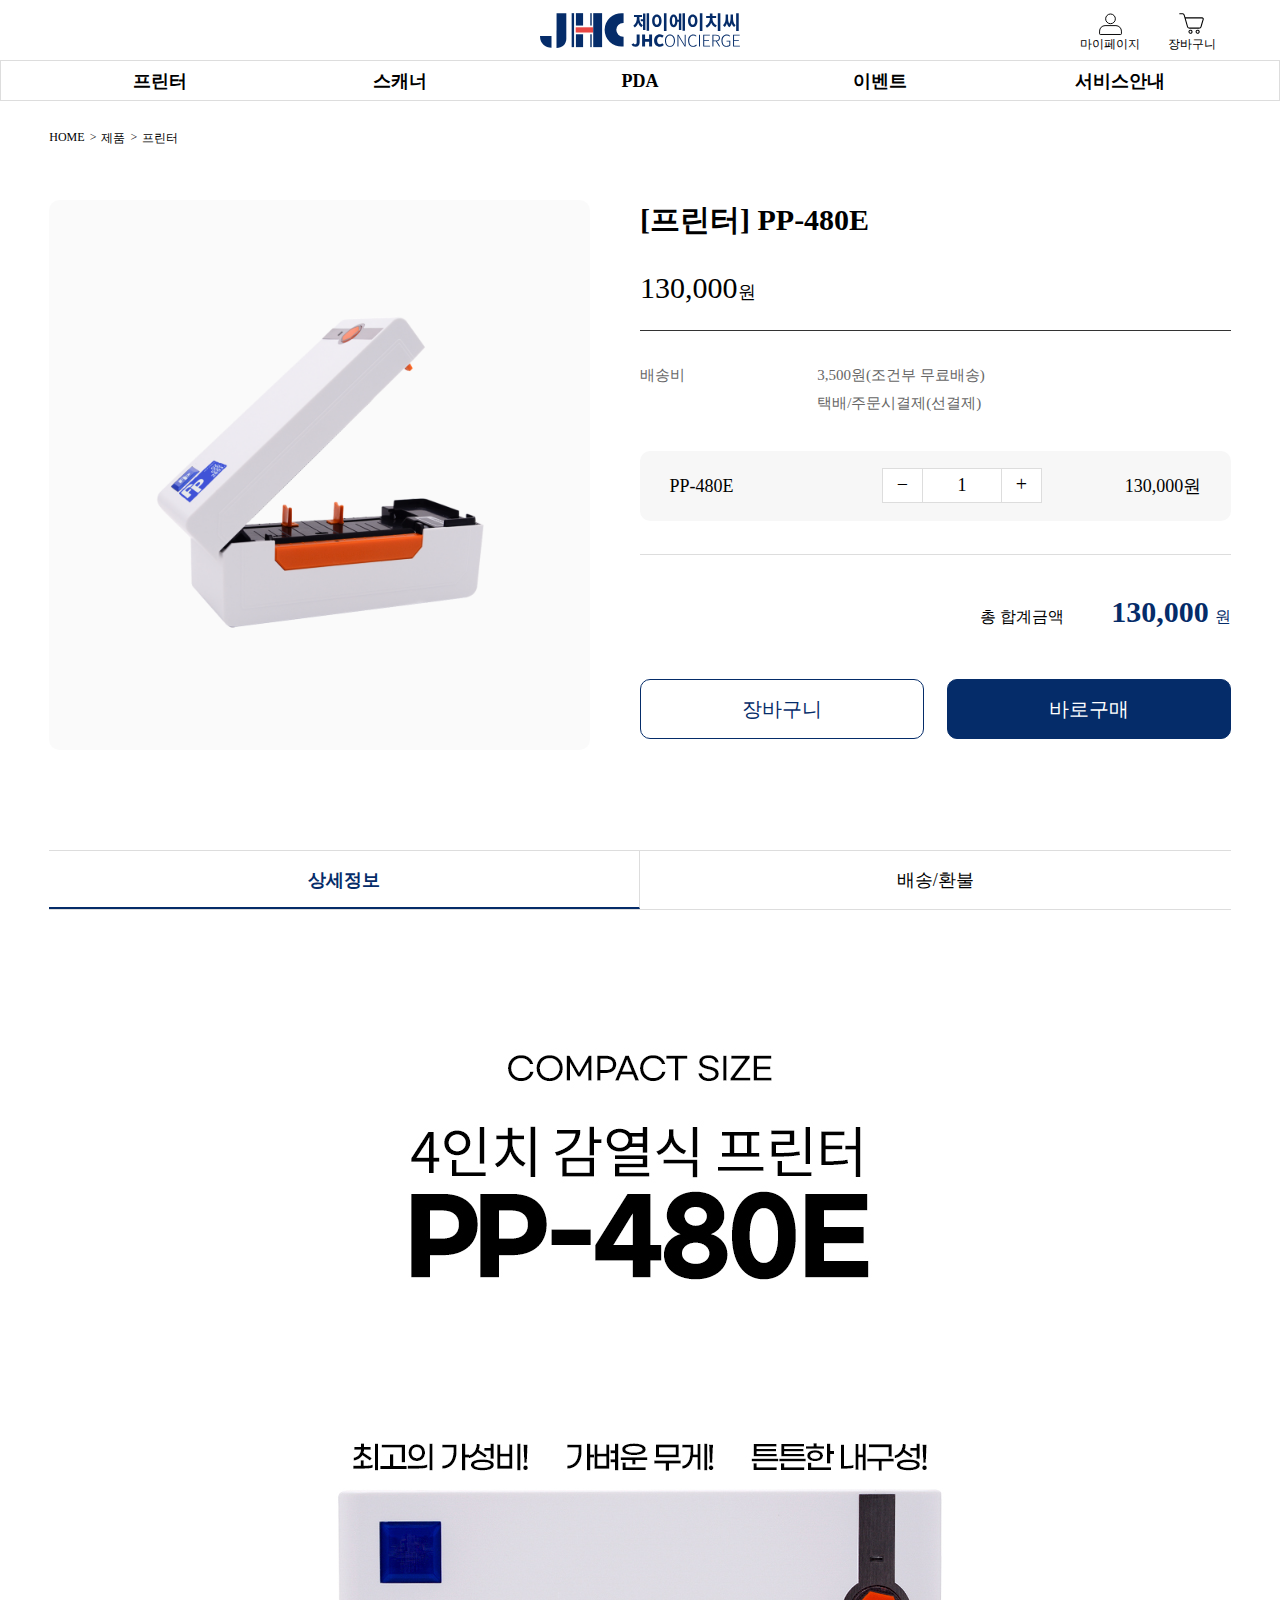
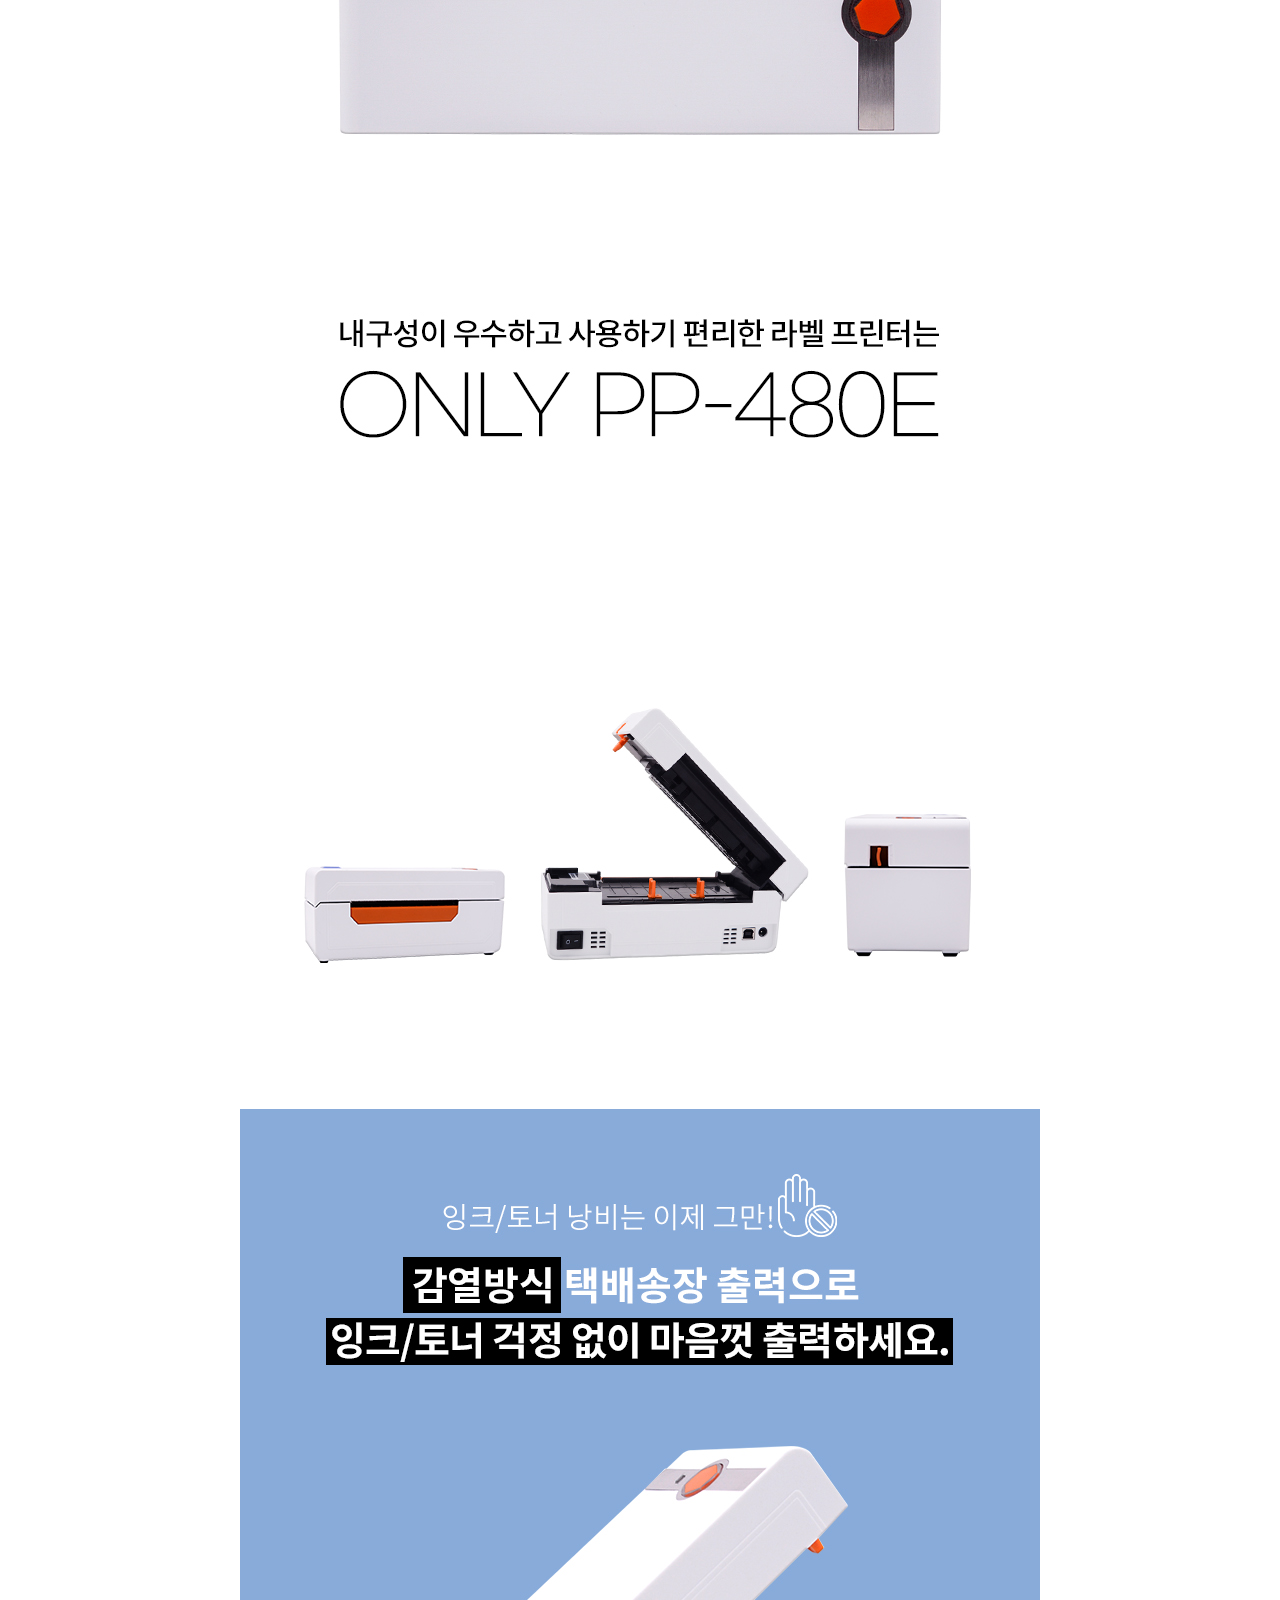
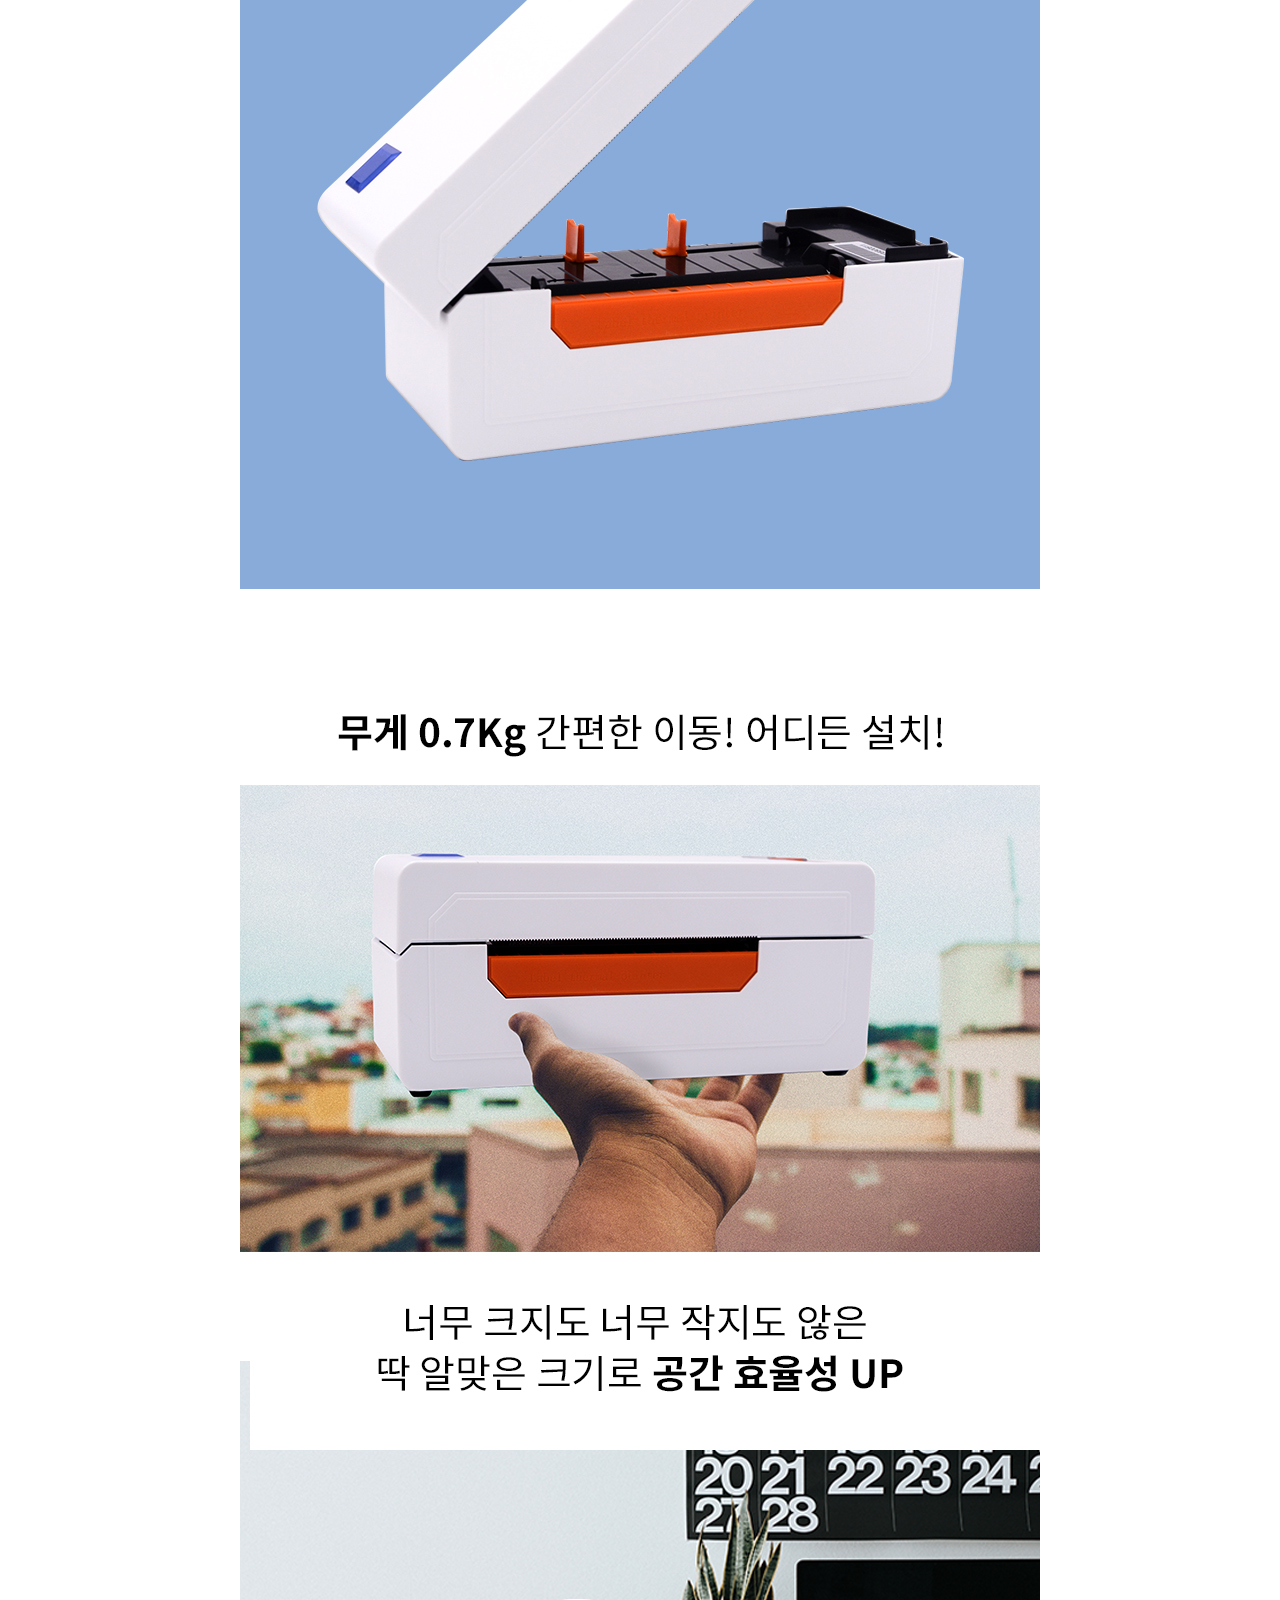
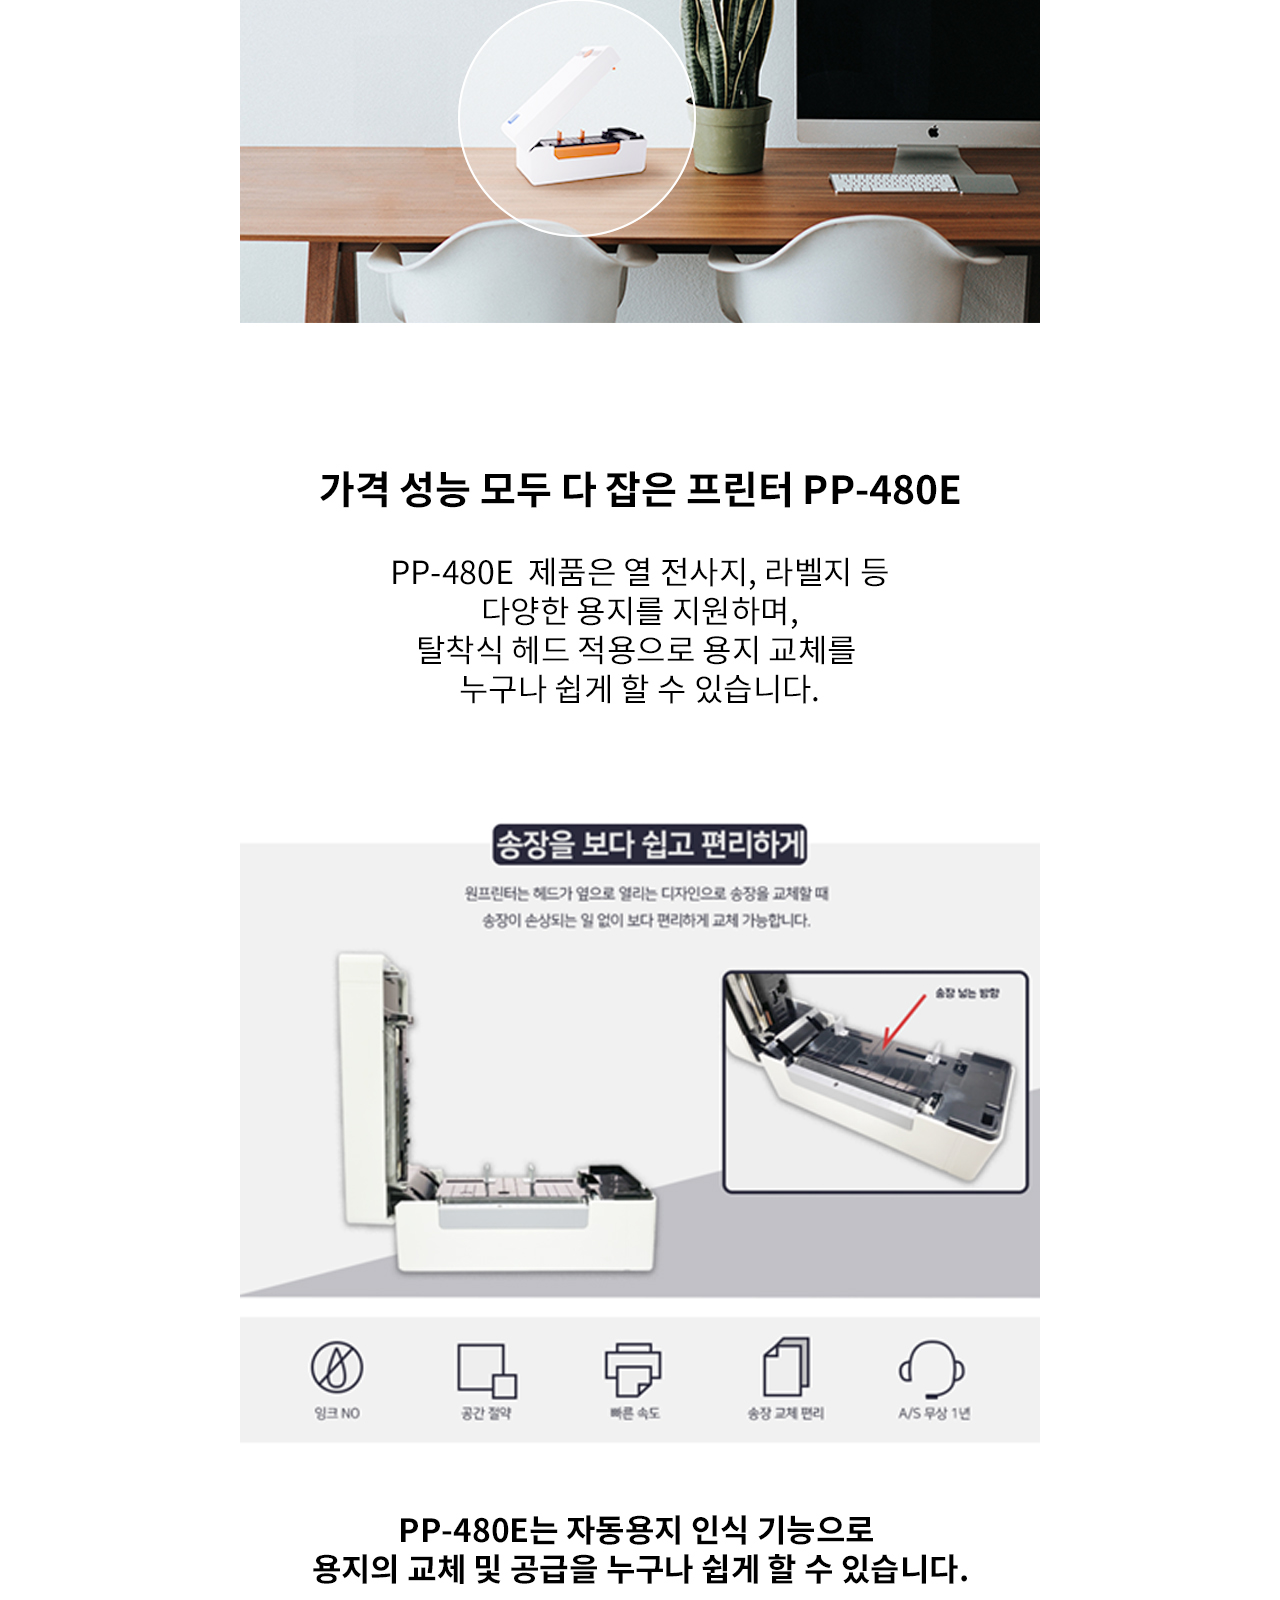
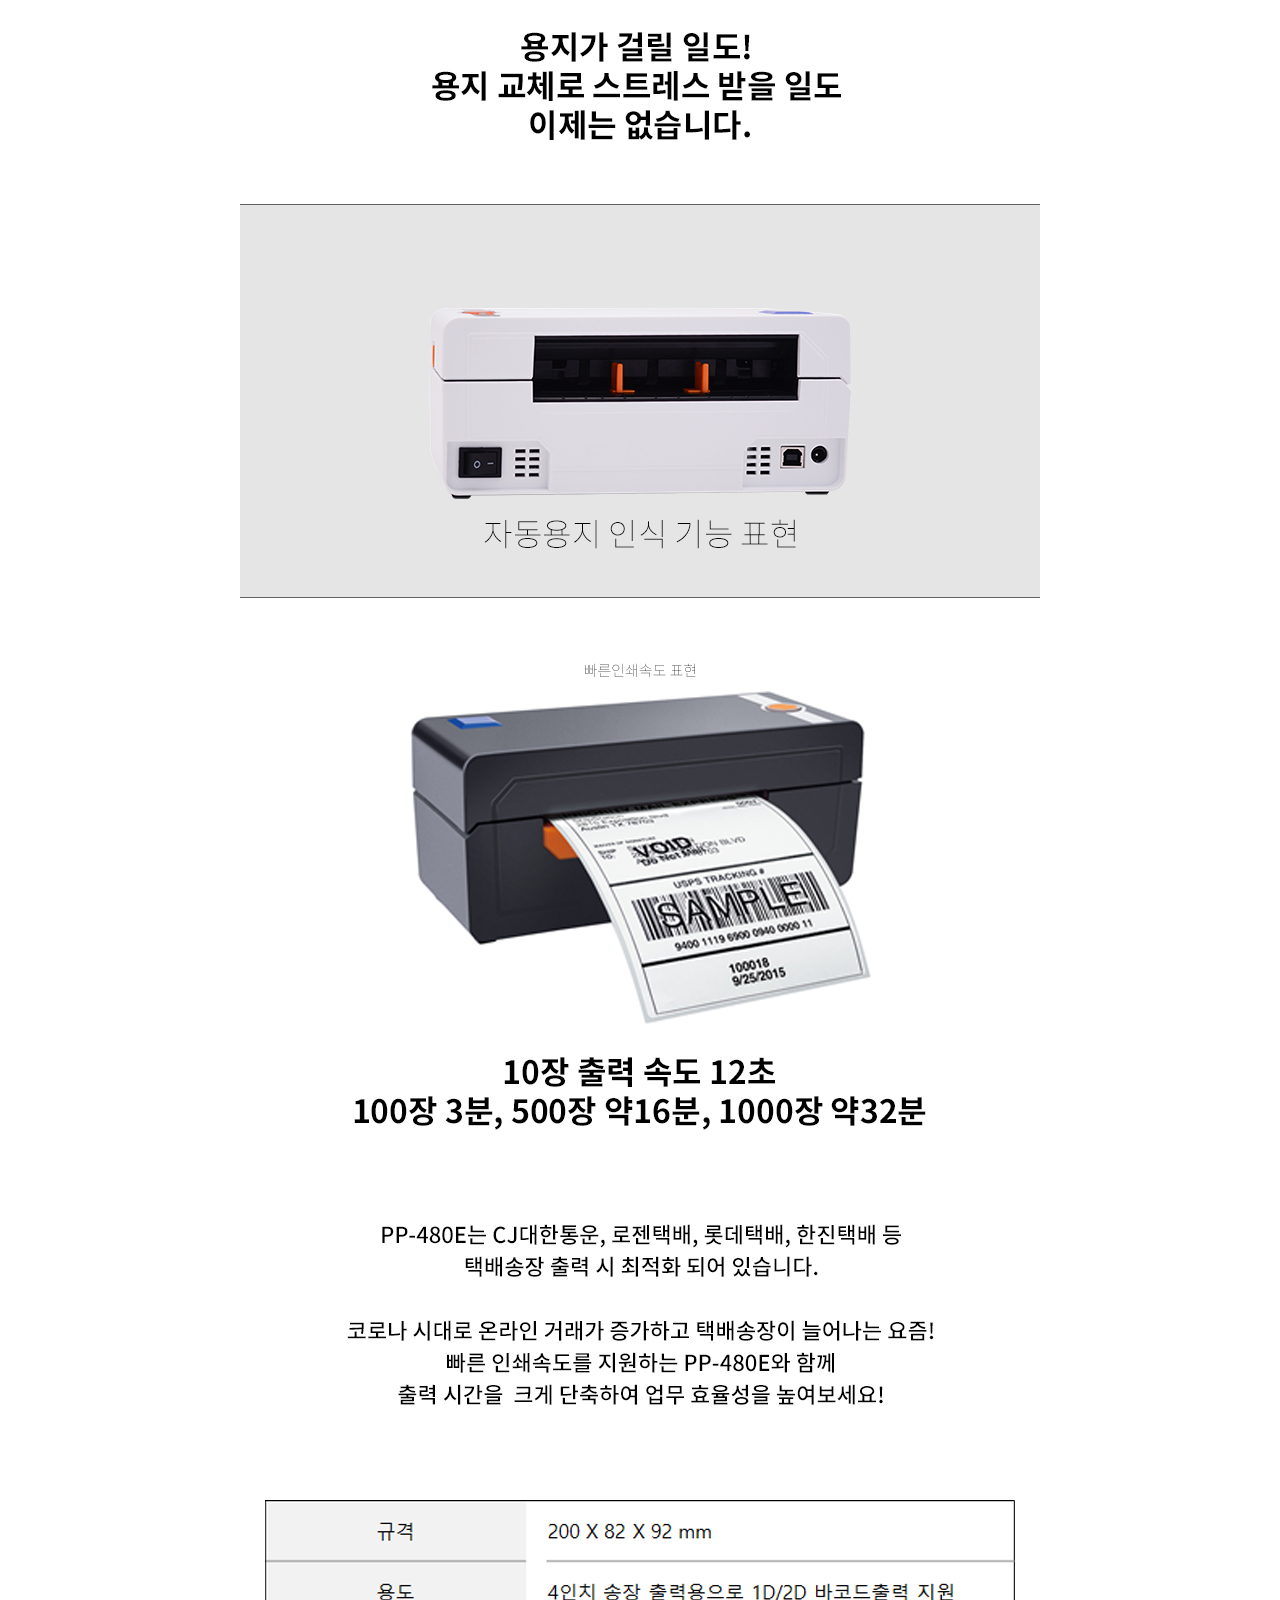
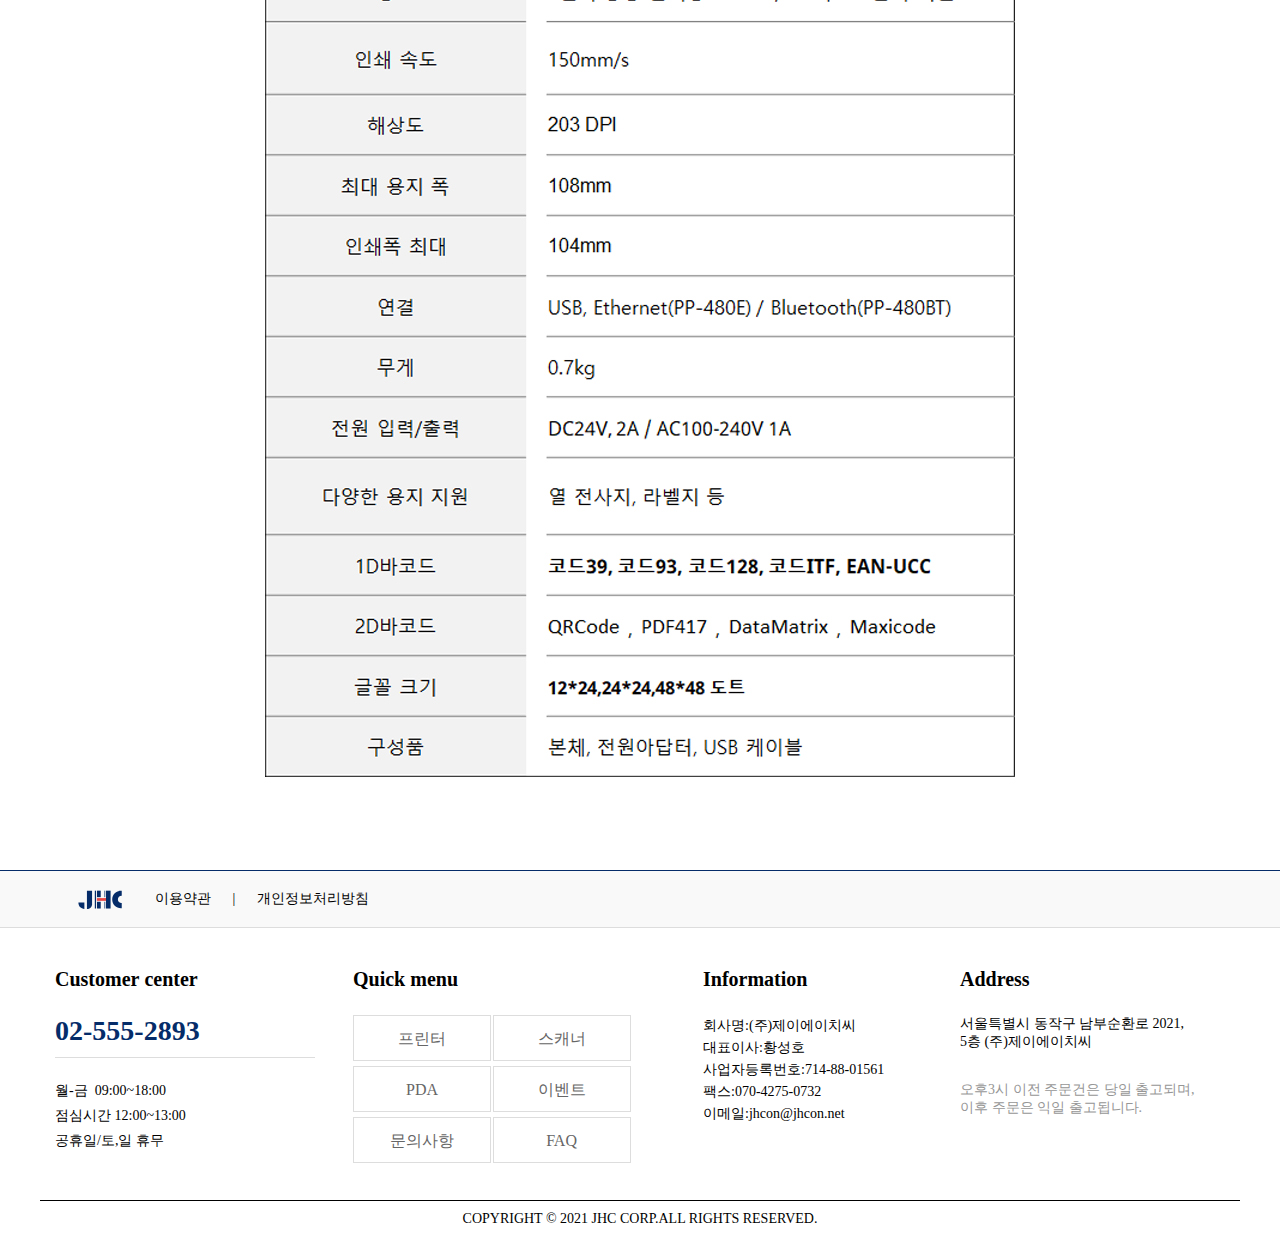
<file: Desktop/mj/JHC/pp480e.html>
<!DOCTYPE html>
<html lang="ko">
<head>
    <meta charset="UTF-8">
     <meta name="viewport" content="width=device-width, initial-scale=1.0, minimum-scale=1.0, maximum-scale=1.0, user-scalable=no">
     <meta http-equiv="X-UA-Compatible" content="IE=edge" />
     <meta name="keywords" content="블루투스 스캐너, 프린터">
     <meta name="description" content="물류 IT 전문기업 주식회사 제이에이치씨 쇼핑몰입니다.">
     <meta name="title" content="JHCSHOP">
     <meta property="og:keywords" content="블루투스 스캐너, 프린터">
     <meta property="og:description" content="물류 IT 전문기업 주식회사 제이에이치씨 쇼핑몰입니다.">
     <meta property="og:title" content="JHCSHOP">
    <title>JHCONCIERGE</title>
    <link rel="icon" href="images/favicon_32x32_hIK_icon.ico">
    <link rel="stylesheet" type="text/css" href="css/common.css">
    <link rel="stylesheet" type="text/css" href="css/header.css">
    <link rel="stylesheet" type="text/css" href="css/footer.css">
    <link rel="stylesheet" type="text/css" href="css/pp480e.css">
    <script src="js/jquery-3.6.0.min.js"></script>
    <script src="js/visual.js"></script>
    <script src="js/main.js"></script>
</head>
<body>
   <div class="wrap">
    <div class="modal"></div>
        <header id="top">
            <div class="headerWrap">
               <div class="headerUp">
                    <h1><a href="index.html"><img src="images/header_JHC_logo.svg" alt="로고"></a></h1>
                    <div class="userMenu">
                        <div class="myPage">
                            <a href="#">
                                <img src="images/icon_user.svg" alt="마이페이지이미지">
                                <span>마이페이지</span>
                            </a>
                        </div><!--//myPage-->
                        <div class="cart">
                            <a href="#">
                                <img src="images/icon_cart.svg" alt="장바구니이미지">
                                <div class="cartNum"></div>
                                <span>장바구니</span>
                            </a>
                        </div><!--//cart-->
                    </div><!--//userMenu-->
                    <button type="button" class="moBtn"><img src="images/toggle.svg" alt="toggle버튼"></button>
                </div><!--//headerUp-->
                <div class="headerDown">
                    <nav>
                        <ul class="gnb">
                          <li><a href="product_print.html">프린터</a></li>  
                          <li><a href="product_scanner.html">스캐너</a></li>  
                          <li><a href="product_pda.html">PDA</a></li>  
                          <li><a href="#">이벤트</a></li>  
                          <li><a href="#">서비스안내</a>
                              <ul class="subGnb">
                                  <li><a href="#">FAQ</a></li>
                                  <li><a href="#">Q&amp;A</a></li>
                              </ul>
                          </li>  
                        </ul>
                    </nav>
                </div><!--//headerDown-->
            </div><!--//headerWrap-->
        </header>
    <div class="conWrap">
        <h2 class="screen_out">PP-480E</h2>
        <div class="location">
            <ul>
                <li><a href="index.html">HOME</a></li>
                <li><a href="#">제품</a></li>
                <li><a href="product_print.html">프린터</a></li>
            </ul>
        </div><!--//location-->
        <div class="conInner">
            <div class="conUpper">
                <div class="proImg">
                    <img src="images/product_PP-480E.png" alt="PP-480E">
                </div>
                <div class="proInfo">
                    <h3>[프린터] PP-480E</h3>
                    <span>130,000</span><span>원</span>
                    <div class="infoWrap">
                        <p>배송비</p>
                        <p>
                            3,500원(조건부 무료배송)<br>
                            택배/주문시결제(선결제)
                        </p>
                        <div class="infoInner">
                            <div class="name">PP-480E</div>
                            <div class="num">
                                <button type="button"><span>&minus;</span></button>
                                <p>1</p>
                                <button type="button"><span>&#43;</span></button>
                            </div>
                            <div class="price">
                                130,000원
                            </div>
                        </div><!--//infoinner-->
                    </div><!--//infoWrap-->
                    <div class="totalPrice">
                        <span>총 합계금액</span><span>130,000</span><span>원</span>
                    </div>
                    <a href="#">장바구니</a>
                    <a href="#">바로구매</a>
                </div><!--//proInfo-->
            </div><!--//conUpper-->
            <div class="conBottom">
                <div class="tab">
                    <input type="radio" name="infoTab" id="detail" checked>
                    <label for="detail">상세정보</label>
                    <input type="radio" name="infoTab" id="delivery">
                    <label for="delivery">배송/환불</label>
                </div>
                <div class="detailImg">
                    <img src="images/PP-480E_detail.jpg" alt="PP-480E">
                </div>
            </div><!--//conBottom-->
        </div><!--//conInner-->
        <a id="toTop" href="#">TOP</a>
    </div><!--//conWrap-->
    <footer>
        <div class="logoWrap">
            <img src="images/footer_logo.svg" alt="로고">
            <span><a href="#">이용약관</a></span>
            <span>|</span>
            <span><a href="#">개인정보처리방침</a></span>
        </div>
        <div class="footerInner">
            <div class="fmenu">
                <div class="cust">
                    <h4>Customer&nbsp;center</h4>
                    <div class="tel"><a href="tel:02-555-2893">02-555-2893</a></div>
                    <p>
                        월-금&nbsp;&nbsp;09:00~18:00<br>
                        점심시간&nbsp;12:00~13:00<br>
                        공휴일/토,일 휴무
                    </p>
                </div><!--//cust-->
                <div class="qmenu">
                    <h4>Quick menu</h4>
                    <div class="qmenuInner">
                        <span><a href="product_print.html">프린터</a></span>
                        <span><a href="product_scanner.html">스캐너</a></span>
                        <span><a href="product_pda.html">PDA</a></span>
                        <span><a href="#">이벤트</a></span>
                        <span><a href="#">문의사항</a></span>
                        <span><a href="#">FAQ</a></span>
                    </div>
                </div><!--//qmenu-->
                <div class="finfo">
                    <h4>Information</h4>
                    <p>
                        회사명:(주)제이에이치씨<br>
                        대표이사:황성호<br>
                        사업자등록번호:714-88-01561<br>
                        팩스:070-4275-0732<br>
                        이메일:jhcon@jhcon.net
                    </p>
                </div><!--//finfo-->
                <div class="address">
                    <h4>Address</h4>
                    <p>서울특별시 동작구 남부순환로 2021,<br>5층 (주)제이에이치씨</p>
                    <p>오후3시 이전 주문건은 당일 출고되며,<br>이후 주문은 익일 출고됩니다. </p>
                </div><!--//address-->
            </div><!--//fmenu-->
            <p>COPYRIGHT &copy; 2021 JHC CORP.ALL RIGHTS RESERVED.</p>
        </div>
            
        <div class="personal_wrap">
            <div class="footer_close"><img src="images/icon_close_white.svg" alt="닫기"></div>
            <div class="personal_popup">
                <div class="personal_title">이용약관</div>
                    <div class="personal_body" id="personal">
                        <h4>&#91;제 1장 총칙&#93;</h4>
                        <div class="personal_con">
                            <h5>제 1조 (목적)</h5>
                            <p>본 약관은 <strong>주식회사 제이에이치씨 (이하 "회사"라 한다)</strong>가 회사 홈페이지(이하 "홈페이지"라 한다)를 통해 제공하는 모든 인터넷 정보 서비스(이하 "서비스"라 한다)를 이용함에 있어서 "회사"와 정보이용자 간의 권리&middot;의무 및 책임사항을 규정함으로써 고객의 권익을 보호함을 목적으로 합니다.</p>
                        </div>
                        <div class="personal_con">
                            <h5>제 2조 (정의)</h5>
                            <p>&#9312; 이용자란 홈페이지에 접속하여 이 약관에 따라 "회사"가 제공하는 서비스를 받는 고객을 말합니다.</p>
                            <p>&#9313; 고객이라 함은 홈페이지에 개인이나 회사의 정보를 제공하여 문의등록을 하거나, "회사"에게 제품구매를 진행한 개인이나 회사로서, "회사"의 정보를 지속적으로 이용할 수 있는 자나 회사를 말합니다.</p>
                        </div>
                        <div class="personal_con">
                            <h5>제 3조 (약관의 효력과 개정)</h5>
                            <p>&#9312; 이 약관은 이용자에게 공시함으로써 효력이 발생됩니다.</p>
                            <p>&#9313; "회사" 은(는) 이 약관의 내용을 이용자가 알 수 있도록 "홈페이지"에 게시합니다.</p>
                            <p>&#9314; 약관 변경 시 고지기간
                                <span>약관의 변경 시 개정 약관 적용일 전 최소 7일부터 회원에게 이를 고지해야 하고, 만일 약관의 변경이 소비자에게 불리한 경우에는 개정 약관 적용일 전 최소 30일부터 회원에게 이를 고지합니다.</span>
                            </p>
                        </div>

                        <h4>&#91;제 2장 JHC와 이용자의 의무사항&#93;</h4>
                        <div class="personal_con">
                            <h5>제 4조 (JHC의 의무)</h5>
                            <p>&#9312; "회사" 은(는) 이 약관이 정하는 바에 따라 지속적이고, 안정적으로 서비스를 제공하는 데 최선을 다해야 합니다.</p>
                            <p>&#9313; "회사" 은(는) 회원의 정보가 분실 &middot; 도난 &middot; 변조 &middot; 누출 또는 훼손되지 않도록 보안 및 안정성 확보에 필요한 조치를 취해야 합니다.</p>
                            <p>&#9314; "회사" 은(는) 이용자가 원하지 않는 영리 목적의 광고성 전자 우편을 발송하지 않습니다.</p>
                        </div>
                        <div class="personal_con">
                            <h5>제 5조(재화 등의 공급)</h5>
                            <p>&#9312; "회사" 은(는) 이용자와 재화 등의 공급시기에 관하여 별도의 약정이 없는 이상, 이용자가 청약을 한 날부터 7일 이내에 재화 등을 배송할 수 있도록 주문제작, 포장 등 기타의 필요한 조치를 취합니다. 다만, "회사"가 이미 재화 등의 대금의 전부 또는 일부를 받은 경우에는 대금의 전부 또는 일부를 받은 날부터 3영업일 이내에 조치를 취합니다. 이때 "회사" 은(는) 이용자가 재화 등의 공급 절차 및 진행 사항을 확인할 수 있도록 적절한 조치를 합니다.</p>
                            <p>&#9313; "회사" 은(는) 이용자가 구매한 재화에 대해 배송수단, 수단별 배송비용 부담자, 수단별 배송기간 등을 명시합니다. 만약 "회사"가 약정 배송기간을 초과한 경우에는 그로 인한 이용자의 손해를 배상하여야 합니다. 다만 "회사"가 고의, 과실이 없음을 입증한 경우에는 그러하지 아니합니다.</p>
                        </div>
                        <div class="personal_con">
                            <h5>제 6조(청약철회 등)</h5>
                            <p>&#9312; "회사"와 재화등의 구매에 관한 계약을 체결한 이용자는 &#12300;전자상거래 등에서의 소비자보호에 관한 법률&#12301; 제13조 제2항에 따른 계약내용에 관한 서면을 받은 날(그 서면을 받은 때보다 재화 등의 공급이 늦게 이루어진 경우에는 재화 등을 공급받거나 재화 등의 공급이 시작된 날을 말합니다)부터 7일 이내에는 청약의 철회를 할 수 있습니다. 다만, 청약철회에 관하여 &#12300;전자상거래 등에서의 소비자보호에 관한 법률&#12301;에 달리 정함이 있는 경우에는 동 법 규정에 따릅니다.</p>
                            <p>&#9313; 이용자는 재화 등을 배송 받은 경우 다음 각 호의 1에 해당하는 경우에는 반품 및 교환을 할 수 없습니다.</p>
                            <ul>
                                <li>이용자에게 책임 있는 사유로 재화 등이 멸실 또는 훼손된 경우(다만, 재화 등의 내용을 확인하기 위하여 포장 등을 훼손한 경우에는 청약철회를 할 수 있습니다)</li>
                                <li>이용자의 사용 또는 일부 소비에 의하여 재화 등의 가치가 현저히 감소한 경우</li>
                                <li>시간의 경과에 의하여 재판매가 곤란할 정도로 재화등의 가치가 현저히 감소한 경우</li>
                                <li>같은 성능을 지닌 재화 등으로 복제가 가능한 경우 그 원본인 재화 등의 포장을 훼손한 경우</li>
                            </ul>
                            <p>&#9314; "회사"가 사전에 청약철회 등이 제한되는 사실을 소비자가 쉽게 알 수 있는 곳에 명기하거나 사용상품을 제공하는 등의 조치를 하지 않았다면 이용자의 청약철회 등이 제한되지 않습니다.</p>
                            <p>&#9315; 이용자는 규정에 불구하고 재화 등의 내용이 표시·광고 내용과 다르거나 계약내용과 다르게 이행된 때에는 당해 재화 등을 공급받은 날부터 3월 이내, 그 사실을 안 날 또는 알 수 있었던 날부터 15일 이내에 청약철회 등을 할 수 있습니다.</p>
                        </div>
                        <div class="personal_con">
                            <h5>제 7조(청약철회 등의 효과)</h5>
                            <p>&#9312; "회사" 은(는) 이용자로부터 재화 등을 반환받은 경우 3영업일 이내에 이미 지급받은 재화 등의 대금을 환급합니다. 이 경우 "회사"가 이용자에게 재화등의 환급을 지연한때에는 그 지연기간에 대하여 &#12300;전자상거래 등에서의 소비자보호에 관한 법률 시행령&#12301;제21조의2에서 정하는 지연이자율을 곱하여 산정한 지연이자를 지급합니다.</p>
                            <p>&#9313; "회사" 은(는) 위 대금을 환급함에 있어서 이용자가 신용카드 또는 전자화폐 등의 결제수단으로 재화 등의 대금을 지급한 때에는 지체 없이 당해 결제수단을 제공한 사업자로 하여금 재화 등의 대금의 청구를 정지 또는 취소하도록 요청합니다.</p>
                            <p>&#9314; 청약철회 등의 경우 공급받은 재화 등의 반환에 필요한 비용은 이용자가 부담합니다. "회사"은 이용자에게 청약철회 등을 이유로 위약금 또는 손해배상을 청구하지 않습니다. 다만 재화 등의 내용이 표시&middot;광고 내용과 다르거나 계약내용과 다르게 이행되어 청약철회 등을 하는 경우 재화 등의 반환에 필요한 비용은 "회사"가 부담합니다.</p>
                            <p>&#9315; 이용자가 재화 등을 제공받을 때 발송비를 부담한 경우에 "회사" 은(는) 청약철회 시 그 비용을 누가 부담하는지를 이용자가 알기 쉽도록 명확하게 표시합니다.</p>
                        </div>
                        <div class="personal_con">
                            <h5>제 8조(환급)</h5>
                            <p>"회사" 은(는) 이용자가 구매 신청한 재화 등이 품절 등의 사유로 인도 또는 제공을 할 수 없을 때에는 지체 없이 그 사유를 이용자에게 통지하고 사전에 재화 등의 대금을 받은 경우에는 대금을 받은 날부터 3영업일 이내에 환급하거나 환급에 필요한 조치를 취합니다.</p>
                        </div>

                        <h4>&#91;제 3장 기타&#93;</h4>
                        <div class="personal_con">
                            <h5>제 9조 (약관 외 준칙)</h5>
                            <p>이 약관에 명시되지 않은 사항은 관련법의 규정에 의합니다.</p>
                        </div>
                        <div class="personal_con">
                            <h5>제 10조 (분쟁해결)</h5>
                            <p>&#9312; "회사" 은(는) 이용자로부터 제출되는 불만사항 및 의견을 우선적으로 처리합니다. 단, 처리가 곤란한 경우에는 이용자에게 그 사유와 처리 일정을 지체없이 통보합니다.</p>
                            <p>&#9313; "회사"와 이용자간에 발생한 분쟁은 관련법에 의한 조정에 따를 수 있습니다.</p>
                            <p>&#9314; "회사" 은(는) &#12300;전자상거래 등에서의 소비자보호에 관한 법률&#12301;, &#12300;약관의 규제에 관한 법률&#12301;, &#12300;전자문서 및 전자거래기본법&#12301;, &#12300;전자금융거래법&#12301;, &#12300;전자서명법&#12301;, &#12300;정보통신망 이용촉진 및 정보보호 등에 관한 법률&#12301;, &#12300;방문판매 등에 관한 법률&#12301;, &#12300;소비자기본법&#12301; 등 관련 법을 위배하지 않는 범위에서 이 약관을 개정할 수 있습니다.</p>
                        </div>
                        <div class="personal_con">
                            <h5>제 11조 (저작권의 귀속 및 이용 제한)</h5>
                            <p>&#9312; "회사"와 이용자간에 발생한 분재에 관한 소송은 서울중앙지방법원에 제기할 수 있습니다.</p>
                            <p>&#9313; 이용자는 홈페이지를 이용함으로써 얻은 정보를 "회사"의 사전 승낙 없이 복제, 송신, 출판, 배포, 방송 기타 방법에 의하여 영리목적으로 이용하거나 제3자에게 이용하게 하여서는 안됩니다.</p>
                            <p>&#9314; "회사"와 이용자간에 발생한 분재에 관한 소송은 서울 지방법원에 제기할 수 있습니다.</p>
                            <p>&#9315; "회사"와 이용자간에 제기된 소송에는 대한민국법을 적용합니다.</p>
                        </div>
                    </div><!--//agreement_body-->
                </div><!--//personal_popup-->
            </div><!--//personal_wrap-->

            <div class="agreement_wrap">
                <div class="footer_close"><img src="images/icon_close_white.svg" alt="닫기"></div>
                <div class="agreement_popup">
                    <div class="agreement_title">개인정보 처리방침</div>
                    <div class="agreement_body" id="agreement">
                        <p><strong>주식회사 제이에이치씨 (이하 “회사”라 한다)</strong>은(는) &#12300;개인정보 보호법&#12301; 제30조에 따라 정보주체의 개인정보를 보호하고 이와 관련한 고충을 신속하고 원활하게 처리할 수 있도록 하기 위하여 다음과 같이 개인정보 처리방침을 수립&middot;공개합니다.<br><span>&#9675; 이 개인정보처리방침은 2021년 9월 1부터 적용됩니다.</span></p>

                    <div class="agreement_con">
                        <h4>제 1조(개인정보의 처리 목적)</h4>
                        <p><strong>"회사"는 다음의 목적을 위하여 개인정보를 처리합니다. 처리하고 있는 개인정보는 다음의 목적 이외의 용도로는 이용되지 않으며 이용 목적이 변경되는 경우에는 &#12300;개인정보 보호법&#12301; 제18조에 따라 별도의 동의를 받는 등 필요한 조치를 이행할 예정입니다.</strong></p>
                        <ol class="agreement_first">
                            <li>홈페이지 회원가입 및 관리
                                <p>회원제 서비스 제공에 따른 본인 식별&middot;인증, 고충처리 목적으로 개인정보를 처리합니다.</p>
                            </li>
                            <li>민원사무 처리
                                <p>민원인의 신원 확인, 민원사항 확인, 사실조사를 위한 연락&middot;통지, 처리결과 통보 목적으로 개인정보를 처리합니다.</p>
                            </li>
                            <li>재화 또는 서비스 제공
                                <p>물품배송, 맞춤서비스 제공을 목적으로 개인정보를 처리합니다.</p>
                            </li>
                        </ol>
                    </div>
                    <div class="agreement_con">
                        <h4>제 2조(개인정보의 처리 및 보유 기간)</h4>
                        <p>&#9312; "회사" 은(는) 법령에 따른 개인정보 보유&middot;이용기간 또는 정보주체로부터 개인정보를 수집 시에 동의받은 개인정보 보유&middot;이용기간 내에서 개인정보를 처리&middot;보유합니다.</p>
                        <p>&#9313; 각각의 개인정보 처리 및 보유 기간은 다음과 같습니다.</p>
                        <p>
                            <span>1. &lt;민원사무 처리&gt;</span>
                                    &lt;민원사무 처리&gt;와 관련한 개인정보는 수집&middot;이용에 관한 동의일로부터 &lt;지체없이 파기&gt;까지 위 이용목적을 위하여 보유&middot;이용됩니다.<br>
                                    보유근거 : 서비스 안내를 위한 개인정보 보유<br>
                                    관련법령 : 소비자의 불만 또는 분쟁처리에 관한 기록 : 3년<br>
                        </p>
                    </div>
                    <div class="agreement_con">
                        <h4>제 3조(정보주체와 법정대리인의 권리&middot;의무 및 그 행사방법)</h4>
                        <ul class="agreement_third">
                            <li>&#9312; 정보주체는 "회사"에 대해 언제든지 개인정보 열람&middot;정정&middot;삭제&middot;처리정지 요구 등의 권리를 행사할 수 있습니다.</li>
                            <li>&#9313; 제1항에 따른 권리 행사는"회사"에 대해 &#12300;개인정보 보호법&#12301; 시행령 제41조제1항에 따라 서면, 전자우편, 모사전송(FAX) 등을 통하여 하실 수 있으며 "회사"은(는) 이에 대해 지체 없이 조치하겠습니다.</li>
                            <li>&#9314; 제1항에 따른 권리 행사는 정보주체의 법정대리인이나 위임을 받은 자 등 대리인을 통하여 하실 수 있습니다. 이 경우 &ldquo;개인정보 처리 방법에 관한 고시(제2020-7호)&rdquo; 별지 제11호 서식에 따른 위임장을 제출하셔야 합니다.</li>
                            <li>&#9315; 개인정보 열람 및 처리정지 요구는 &#12300;개인정보 보호법&#12301; 제35조 제4항, 제37조 제2항에 의하여 정보주체의 권리가 제한 될 수 있습니다.</li>
                            <li>&#9316; 개인정보의 정정 및 삭제 요구는 다른 법령에서 그 개인정보가 수집 대상으로 명시되어 있는 경우에는 그 삭제를 요구할 수 없습니다.</li>
                            <li>&#9317; "회사"은(는) 정보주체 권리에 따른 열람의 요구, 정정&middot;삭제의 요구, 처리정지의 요구 시 열람 등 요구를 한 자가 본인이거나 정당한 대리인인지를 확인합니다.</li>
                        </ul>
                    </div>
                    <div class="agreement_con">
                        <h4>제 4조(개인정보의 파기)</h4>
                        <ul class="agreement_four">
                            <li>&#9312; "회사" 은(는) 개인정보 보유기간의 경과, 처리목적 달성 등 개인정보가 불필요하게 되었을 때에는 지체없이 해당 개인정보를 파기합니다.</li>
                            <li>&#9313; 정보주체로부터 동의받은 개인정보 보유기간이 경과하거나 처리목적이 달성되었음에도 불구하고 다른 법령에 따라 개인정보를 계속 보존하여야 하는 경우에는, 해당 개인정보를 별도의 데이터베이스(DB)로 옮기거나 보관장소를 달리하여 보존합니다.</li>
                            <li>&#9314; 개인정보 파기의 절차 및 방법은 다음과 같습니다.
                                <ul>
                                    <li>파기절차
                                        <p>"회사" 은(는) 파기 사유가 발생한 개인정보를 선정하고, "회사" 의 개인정보 보호책임자의 승인을 받아 개인정보를 파기합니다.</p>
                                    </li>
                                    <li>파기방법
                                        <p>전자적 파일 형태의 정보는 기록을 재생할 수 없는 기술적 방법을 사용합니다</p>
                                    </li>
                                </ul>
                            </li>
                        </ul>
                    </div>
                    <div class="agreement_con">
                        <h4>제 5조(개인정보의 안전성 확보 조치)</h4>
                        <p><strong>"회사" 은(는) 개인정보의 안전성 확보를 위해 다음과 같은 조치를 취하고 있습니다.</strong></p>
                        <ul class="agreement_five">
                            <li>개인정보 취급 직원의 최소화 및 교육
                                <p>개인정보를 취급하는 직원을 지정하고 담당자에 한정시켜 최소화 하여 개인정보를 관리하는 대책을 시행하고 있습니다.</p>
                            </li>
                            <li>접속기록의 보관 및 위변조 방지
                                <p>개인정보처리시스템에 접속한 기록을 최소 1년 이상 보관, 관리하고 있으며, 다만, 5만명 이상의 정보주체에 관하여 개인정보를 추가하거나, 고유식별정보 또는 민감정보를 처리하는 경우에는 2년이상 보관, 관리하고 있습니다. 또한, 접속기록이 위변조 및 도난, 분실되지 않도록 보안기능을 사용하고 있습니다.</p>
                            </li>
                        </ul>
                    </div>
                    <div class="agreement_con">
                        <h4>제 6조(개인정보 자동 수집 장치의 설치&middot;운영 및 거부에 관한 사항)</h4>
                        <p>"회사" 은(는) 정보주체의 이용정보를 저장하고 수시로 불러오는 ‘쿠키(cookie)’를 사용하지 않습니다.</p>
                    </div>
                    <div class="agreement_con">
                        <h4>제 7조 (개인정보 보호책임자)</h4>
                        <ul>
                            <li>
                                <p>&#9312; "회사" 은(는) 개인정보 처리에 관한 업무를 총괄해서 책임지고, 개인정보 처리와 관련한 정보주체의 불만처리 및 피해구제 등을 위하여 아래와 같이 개인정보 보호책임자를 지정하고 있습니다.</p>
                                <div>
                                    <ul>
                                        <li>&#9654; 개인정보 보호책임자</li>
                                        <li>성명 : 조신동</li>
                                        <li>직책 : 영업기획팀</li>
                                        <li>직급 : 과장</li>
                                        <li>연락처 :02-555-2893, jhcon@jhcon.net</li>
                                    </ul>
                                    <p>&#8251; 개인정보 보호 담당부서로 연결됩니다.</p>
                                    <ul>
                                        <li>&#9654; 개인정보 보호 담당부서</li>
                                        <li>성명 : 조신동</li>
                                        <li>직책 : 영업기획팀</li>
                                        <li>직급 : 과장</li>
                                        <li>연락처 :02-555-2893</li>
                                    </ul>
                                </div>
                            </li>
                            <li>
                                <p>&#9313; 정보주체께서는 "회사" 의 서비스(또는 사업)을 이용하시면서 발생한 모든 개인정보 보호 관련 문의, 불만처리, 피해구제 등에 관한 사항을 개인정보 보호책임자 및 담당부서로 문의하실 수 있습니다. "회사" 은(는) 정보주체의 문의에 대해 지체 없이 답변 및 처리해드릴 것입니다
                                </p>
                            </li>
                        </ul>
                    </div>
                    <div class="agreement_con">
                        <h4>제 8조(권익침해 구제방법)</h4>
                        <p>정보주체는 개인정보침해로 인한 구제를 받기 위하여 개인정보분쟁조정위원회, 한국인터넷진흥원 개인정보침해신고센터 등에 분쟁해결이나 상담 등을 신청할 수 있습니다. 이 밖에 기타 개인정보침해의 신고, 상담에 대하여는 아래의 기관에 문의하시기 바랍니다.</p>
                        <ul class="agreement_eight">
                            <li>개인정보분쟁조정위원회 : (국번없이) 1833-6972 (www.kopico.go.kr)</li>
                            <li>개인정보침해신고센터 : (국번없이) 118 (privacy.kisa.or.kr)</li>
                            <li>대검찰청 : (국번없이) 1301 (www.spo.go.kr)</li>
                            <li>경찰청 : (국번없이) 182 (cyberbureau.police.go.kr)</li>
                        </ul>
                        <p>&#12300;개인정보 보호법&#12301;제35조(개인정보의 열람), 제36조(개인정보의 정정&middot;삭제), 제37조(개인정보의 처리정지 등)의 규정에 의한 요구에 대 하여 공공기관의 장이 행한 처분 또는 부작위로 인하여 권리 또는 이익의 침해를 받은 자는 행정심판법이 정하는 바에 따라 행정심판을 청구할 수 있습니다.</p>
                        <p>&#8251; 행정심판에 대해 자세한 사항은 중앙행정심판위원회(www.simpan.go.kr) 홈페이지를 참고하시기 바랍니다.</p>
                        </div>
                        <div class="agreement_con">
                            <h4>제 9조(개인정보 처리방침 변경)</h4>
                            <p>&#9312; 이 개인정보처리방침은 2021년 9월 1부터 적용됩니다.</p>
                        </div>
                    </div><!--//agreement_body-->
                </div><!--//agreement_popup-->
            </div><!--//agreement_wrap-->    
        </footer>
    </div>
</body>
</html>
</file>
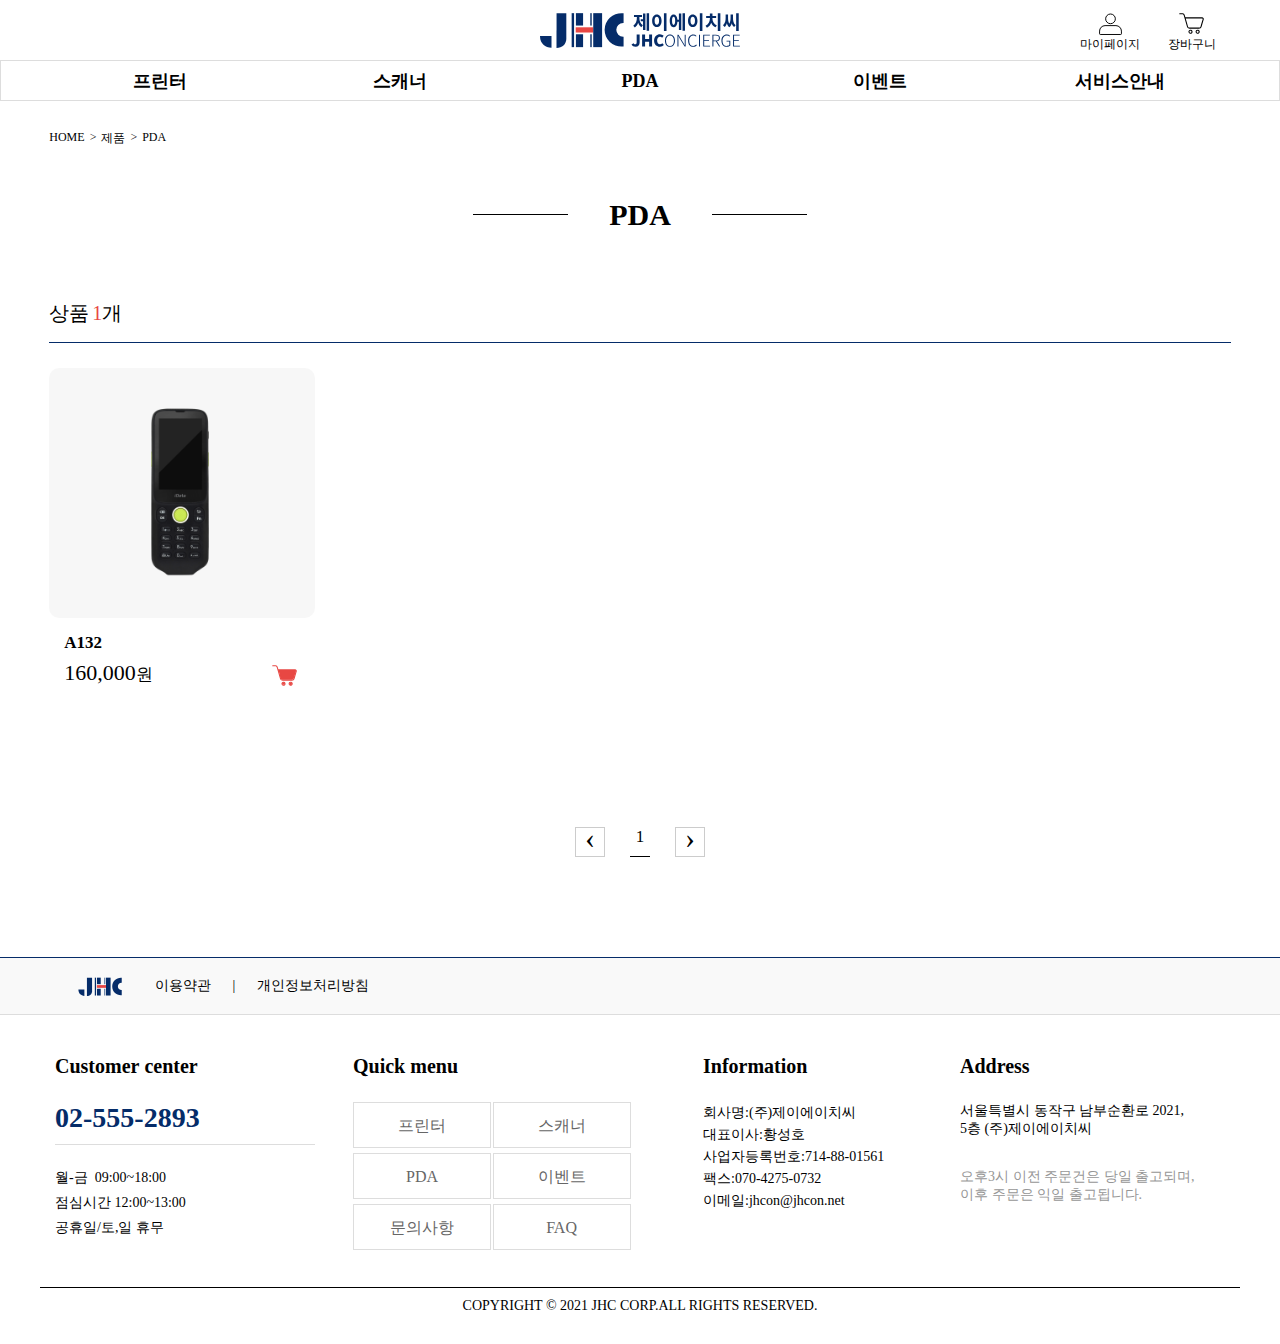
<file: Desktop/mj/JHC/product_pda.html>
<!DOCTYPE html>
<html lang="ko">
<head>
    <meta charset="UTF-8">
     <meta name="viewport" content="width=device-width, initial-scale=1.0, minimum-scale=1.0, maximum-scale=1.0, user-scalable=no">
     <meta http-equiv="X-UA-Compatible" content="IE=edge" />
     <meta name="keywords" content="블루투스 스캐너, 프린터">
     <meta name="description" content="물류 IT 전문기업 주식회사 제이에이치씨 쇼핑몰입니다.">
     <meta name="title" content="JHCSHOP">
     <meta property="og:keywords" content="블루투스 스캐너, 프린터">
     <meta property="og:description" content="물류 IT 전문기업 주식회사 제이에이치씨 쇼핑몰입니다.">
     <meta property="og:title" content="JHCSHOP">
    <title>JHCONCIERGE</title>
    <link rel="icon" href="images/favicon_32x32_hIK_icon.ico">
    <link rel="stylesheet" type="text/css" href="css/common.css">
    <link rel="stylesheet" type="text/css" href="css/header.css">
    <link rel="stylesheet" type="text/css" href="css/footer.css">
    <link rel="stylesheet" type="text/css" href="css/product_pda.css">
    <script src="js/jquery-3.6.0.min.js"></script>
    <script src="js/main.js"></script>
</head>
<body>
   <div class="wrap">
   <div class="modal"></div>
       <header>
        <div class="headerWrap">
           <div class="headerUp">
                <h1><a href="index.html"><img src="images/header_JHC_logo.svg" alt="로고"></a></h1>
                <div class="userMenu">
                    <div class="myPage">
                        <a href="#">
                            <img src="images/icon_user.svg" alt="마이페이지이미지">
                            <span>마이페이지</span>
                        </a>
                    </div><!--//myPage-->
                    <div class="cart">
                        <a href="#">
                            <img src="images/icon_cart.svg" alt="장바구니이미지">
                            <div class="cartNum"></div>
                            <span>장바구니</span>
                        </a>
                    </div><!--//cart-->
                </div><!--//userMenu-->
                <button type="button" class="moBtn"><img src="images/toggle.svg" alt="toggle버튼"></button>
            </div><!--//headerUp-->
            <div class="headerDown">
                <nav>
                    <ul class="gnb">
                      <li><a href="product_print.html">프린터</a></li>  
                      <li><a href="product_scanner.html">스캐너</a></li>  
                      <li><a href="product_pda.html">PDA</a></li>  
                      <li><a href="#">이벤트</a></li>  
                      <li><a href="#">서비스안내</a>
                          <ul class="subGnb">
                              <li><a href="#">FAQ</a></li>
                              <li><a href="#">Q&amp;A</a></li>
                          </ul>
                      </li>  
                    </ul>
                </nav>
            </div><!--//headerDown-->
        </div><!--//headerWrap-->
    </header>
    <div class="conWrap">
        <div class="location">
            <ul>
                <li><a href="index.html">HOME</a></li>
                <li><a href="#">제품</a></li>
                <li><a href="product_pda.html">PDA</a></li>
            </ul>
        </div><!--//location-->
        <div class="productWrap">
            <div class="title"><p></p><h2>PDA</h2><p></p></div>
            <span>상품</span><span>1</span><span>개</span>
            <div class="productInner">
                <div class="product">
                    <a href="a132.html">
                        <img src="images/product_A132.png" alt="A132">
                    </a>
                    <div class="txtBox">
                        <h3>A132</h3>
                        <span>160,000</span><span>원</span>
                    </div>
                    <div class="cartImg"><img src="images/icon_cart(red).svg" alt="장바구니"></div>
                </div>
            </div><!--//productInner-->
            <div class="page">
                <button type="button"><span>&lsaquo;</span></button>
                <p><a href="#">1</a></p>
                <button type="button"><span>&rsaquo;</span></button>
            </div>
        </div><!--//productWrap-->
    </div><!--//conWrap-->
    <footer>
            <div class="logoWrap">
                <img src="images/footer_logo.svg" alt="로고이미지">
                <span><a href="#">이용약관</a></span>
                <span>|</span>
                <span><a href="#">개인정보처리방침</a></span>
            </div>
            <div class="footerInner">
                <div class="fmenu">
                    <div class="cust">
                        <h4>Customer&nbsp;center</h4>
                        <div class="tel"><a href="tel:02-555-2893">02-555-2893</a></div>
                        <p>
                            월-금&nbsp;&nbsp;09:00~18:00<br>
                            점심시간&nbsp;12:00~13:00<br>
                            공휴일/토,일 휴무
                        </p>
                    </div><!--//cust-->
                    <div class="qmenu">
                        <h4>Quick menu</h4>
                        <div class="qmenuInner">
                            <span><a href="product_print.html">프린터</a></span>
                            <span><a href="product_scanner.html">스캐너</a></span>
                            <span><a href="product_pda.html">PDA</a></span>
                            <span><a href="#">이벤트</a></span>
                            <span><a href="#">문의사항</a></span>
                            <span><a href="#">FAQ</a></span>
                        </div>
                    </div><!--//qmenu-->
                    <div class="finfo">
                        <h4>Information</h4>
                        <p>
                            회사명:(주)제이에이치씨<br>
                            대표이사:황성호<br>
                            사업자등록번호:714-88-01561<br>
                            팩스:070-4275-0732<br>
                            이메일:jhcon@jhcon.net
                        </p>
                    </div><!--//finfo-->
                    <div class="address">
                        <h4>Address</h4>
                        <p>서울특별시 동작구 남부순환로 2021,<br>5층 (주)제이에이치씨</p>
                        <p>오후3시 이전 주문건은 당일 출고되며,<br>이후 주문은 익일 출고됩니다. </p>
                    </div><!--//address-->
                </div><!--//fmenu-->
                <p>COPYRIGHT &copy; 2021 JHC CORP.ALL RIGHTS RESERVED.</p>
            </div>
            
            <div class="personal_wrap">
                <div class="footer_close"><img src="images/icon_close_white.svg" alt="닫기"></div>
                <div class="personal_popup">
                    <div class="personal_title">이용약관</div>
                        <div class="personal_body" id="personal">
                            <h4>&#91;제 1장 총칙&#93;</h4>
                            <div class="personal_con">
                                <h5>제 1조 (목적)</h5>
                                <p>본 약관은 <strong>주식회사 제이에이치씨 (이하 "회사"라 한다)</strong>가 회사 홈페이지(이하 "홈페이지"라 한다)를 통해 제공하는 모든 인터넷 정보 서비스(이하 "서비스"라 한다)를 이용함에 있어서 "회사"와 정보이용자 간의 권리&middot;의무 및 책임사항을 규정함으로써 고객의 권익을 보호함을 목적으로 합니다.</p>
                            </div>
                            <div class="personal_con">
                                <h5>제 2조 (정의)</h5>
                                <p>&#9312; 이용자란 홈페이지에 접속하여 이 약관에 따라 "회사"가 제공하는 서비스를 받는 고객을 말합니다.</p>
                                <p>&#9313; 고객이라 함은 홈페이지에 개인이나 회사의 정보를 제공하여 문의등록을 하거나, "회사"에게 제품구매를 진행한 개인이나 회사로서, "회사"의 정보를 지속적으로 이용할 수 있는 자나 회사를 말합니다.</p>
                            </div>
                            <div class="personal_con">
                                <h5>제 3조 (약관의 효력과 개정)</h5>
                                <p>&#9312; 이 약관은 이용자에게 공시함으로써 효력이 발생됩니다.</p>
                                <p>&#9313; "회사" 은(는) 이 약관의 내용을 이용자가 알 수 있도록 "홈페이지"에 게시합니다.</p>
                                <p>&#9314; 약관 변경 시 고지기간
                                    <span>약관의 변경 시 개정 약관 적용일 전 최소 7일부터 회원에게 이를 고지해야 하고, 만일 약관의 변경이 소비자에게 불리한 경우에는 개정 약관 적용일 전 최소 30일부터 회원에게 이를 고지합니다.</span>
                                </p>
                            </div>

                            <h4>&#91;제 2장 JHC와 이용자의 의무사항&#93;</h4>
                            <div class="personal_con">
                                <h5>제 4조 (JHC의 의무)</h5>
                                <p>&#9312; "회사" 은(는) 이 약관이 정하는 바에 따라 지속적이고, 안정적으로 서비스를 제공하는 데 최선을 다해야 합니다.</p>
                                <p>&#9313; "회사" 은(는) 회원의 정보가 분실 &middot; 도난 &middot; 변조 &middot; 누출 또는 훼손되지 않도록 보안 및 안정성 확보에 필요한 조치를 취해야 합니다.</p>
                                <p>&#9314; "회사" 은(는) 이용자가 원하지 않는 영리 목적의 광고성 전자 우편을 발송하지 않습니다.</p>
                            </div>
                            <div class="personal_con">
                                <h5>제 5조(재화 등의 공급)</h5>
                                <p>&#9312; "회사" 은(는) 이용자와 재화 등의 공급시기에 관하여 별도의 약정이 없는 이상, 이용자가 청약을 한 날부터 7일 이내에 재화 등을 배송할 수 있도록 주문제작, 포장 등 기타의 필요한 조치를 취합니다. 다만, "회사"가 이미 재화 등의 대금의 전부 또는 일부를 받은 경우에는 대금의 전부 또는 일부를 받은 날부터 3영업일 이내에 조치를 취합니다. 이때 "회사" 은(는) 이용자가 재화 등의 공급 절차 및 진행 사항을 확인할 수 있도록 적절한 조치를 합니다.</p>
                                <p>&#9313; "회사" 은(는) 이용자가 구매한 재화에 대해 배송수단, 수단별 배송비용 부담자, 수단별 배송기간 등을 명시합니다. 만약 "회사"가 약정 배송기간을 초과한 경우에는 그로 인한 이용자의 손해를 배상하여야 합니다. 다만 "회사"가 고의, 과실이 없음을 입증한 경우에는 그러하지 아니합니다.</p>
                            </div>
                            <div class="personal_con">
                                <h5>제 6조(청약철회 등)</h5>
                                <p>&#9312; "회사"와 재화등의 구매에 관한 계약을 체결한 이용자는 &#12300;전자상거래 등에서의 소비자보호에 관한 법률&#12301; 제13조 제2항에 따른 계약내용에 관한 서면을 받은 날(그 서면을 받은 때보다 재화 등의 공급이 늦게 이루어진 경우에는 재화 등을 공급받거나 재화 등의 공급이 시작된 날을 말합니다)부터 7일 이내에는 청약의 철회를 할 수 있습니다. 다만, 청약철회에 관하여 &#12300;전자상거래 등에서의 소비자보호에 관한 법률&#12301;에 달리 정함이 있는 경우에는 동 법 규정에 따릅니다.</p>
                                <p>&#9313; 이용자는 재화 등을 배송 받은 경우 다음 각 호의 1에 해당하는 경우에는 반품 및 교환을 할 수 없습니다.</p>
                                <ul>
                                    <li>이용자에게 책임 있는 사유로 재화 등이 멸실 또는 훼손된 경우(다만, 재화 등의 내용을 확인하기 위하여 포장 등을 훼손한 경우에는 청약철회를 할 수 있습니다)</li>
                                    <li>이용자의 사용 또는 일부 소비에 의하여 재화 등의 가치가 현저히 감소한 경우</li>
                                    <li>시간의 경과에 의하여 재판매가 곤란할 정도로 재화등의 가치가 현저히 감소한 경우</li>
                                    <li>같은 성능을 지닌 재화 등으로 복제가 가능한 경우 그 원본인 재화 등의 포장을 훼손한 경우</li>
                                </ul>
                                <p>&#9314; "회사"가 사전에 청약철회 등이 제한되는 사실을 소비자가 쉽게 알 수 있는 곳에 명기하거나 사용상품을 제공하는 등의 조치를 하지 않았다면 이용자의 청약철회 등이 제한되지 않습니다.</p>
                                <p>&#9315; 이용자는 규정에 불구하고 재화 등의 내용이 표시·광고 내용과 다르거나 계약내용과 다르게 이행된 때에는 당해 재화 등을 공급받은 날부터 3월 이내, 그 사실을 안 날 또는 알 수 있었던 날부터 15일 이내에 청약철회 등을 할 수 있습니다.</p>
                            </div>
                            <div class="personal_con">
                                <h5>제 7조(청약철회 등의 효과)</h5>
                                <p>&#9312; "회사" 은(는) 이용자로부터 재화 등을 반환받은 경우 3영업일 이내에 이미 지급받은 재화 등의 대금을 환급합니다. 이 경우 "회사"가 이용자에게 재화등의 환급을 지연한때에는 그 지연기간에 대하여 &#12300;전자상거래 등에서의 소비자보호에 관한 법률 시행령&#12301;제21조의2에서 정하는 지연이자율을 곱하여 산정한 지연이자를 지급합니다.</p>
                                <p>&#9313; "회사" 은(는) 위 대금을 환급함에 있어서 이용자가 신용카드 또는 전자화폐 등의 결제수단으로 재화 등의 대금을 지급한 때에는 지체 없이 당해 결제수단을 제공한 사업자로 하여금 재화 등의 대금의 청구를 정지 또는 취소하도록 요청합니다.</p>
                                <p>&#9314; 청약철회 등의 경우 공급받은 재화 등의 반환에 필요한 비용은 이용자가 부담합니다. "회사"은 이용자에게 청약철회 등을 이유로 위약금 또는 손해배상을 청구하지 않습니다. 다만 재화 등의 내용이 표시&middot;광고 내용과 다르거나 계약내용과 다르게 이행되어 청약철회 등을 하는 경우 재화 등의 반환에 필요한 비용은 "회사"가 부담합니다.</p>
                                <p>&#9315; 이용자가 재화 등을 제공받을 때 발송비를 부담한 경우에 "회사" 은(는) 청약철회 시 그 비용을 누가 부담하는지를 이용자가 알기 쉽도록 명확하게 표시합니다.</p>
                            </div>
                            <div class="personal_con">
                                <h5>제 8조(환급)</h5>
                                <p>"회사" 은(는) 이용자가 구매 신청한 재화 등이 품절 등의 사유로 인도 또는 제공을 할 수 없을 때에는 지체 없이 그 사유를 이용자에게 통지하고 사전에 재화 등의 대금을 받은 경우에는 대금을 받은 날부터 3영업일 이내에 환급하거나 환급에 필요한 조치를 취합니다.</p>
                            </div>

                            <h4>&#91;제 3장 기타&#93;</h4>
                            <div class="personal_con">
                                <h5>제 9조 (약관 외 준칙)</h5>
                                <p>이 약관에 명시되지 않은 사항은 관련법의 규정에 의합니다.</p>
                            </div>
                            <div class="personal_con">
                                <h5>제 10조 (분쟁해결)</h5>
                                <p>&#9312; "회사" 은(는) 이용자로부터 제출되는 불만사항 및 의견을 우선적으로 처리합니다. 단, 처리가 곤란한 경우에는 이용자에게 그 사유와 처리 일정을 지체없이 통보합니다.</p>
                                <p>&#9313; "회사"와 이용자간에 발생한 분쟁은 관련법에 의한 조정에 따를 수 있습니다.</p>
                                <p>&#9314; "회사" 은(는) &#12300;전자상거래 등에서의 소비자보호에 관한 법률&#12301;, &#12300;약관의 규제에 관한 법률&#12301;, &#12300;전자문서 및 전자거래기본법&#12301;, &#12300;전자금융거래법&#12301;, &#12300;전자서명법&#12301;, &#12300;정보통신망 이용촉진 및 정보보호 등에 관한 법률&#12301;, &#12300;방문판매 등에 관한 법률&#12301;, &#12300;소비자기본법&#12301; 등 관련 법을 위배하지 않는 범위에서 이 약관을 개정할 수 있습니다.</p>
                            </div>
                            <div class="personal_con">
                                <h5>제 11조 (저작권의 귀속 및 이용 제한)</h5>
                                <p>&#9312; "회사"와 이용자간에 발생한 분재에 관한 소송은 서울중앙지방법원에 제기할 수 있습니다.</p>
                                <p>&#9313; 이용자는 홈페이지를 이용함으로써 얻은 정보를 "회사"의 사전 승낙 없이 복제, 송신, 출판, 배포, 방송 기타 방법에 의하여 영리목적으로 이용하거나 제3자에게 이용하게 하여서는 안됩니다.</p>
                                <p>&#9314; "회사"와 이용자간에 발생한 분재에 관한 소송은 서울 지방법원에 제기할 수 있습니다.</p>
                                <p>&#9315; "회사"와 이용자간에 제기된 소송에는 대한민국법을 적용합니다.</p>
                            </div>
                        </div><!--//agreement_body-->
                    </div><!--//personal_popup-->
                </div><!--//personal_wrap-->
        
                <div class="agreement_wrap">
                    <div class="footer_close"><img src="images/icon_close_white.svg" alt="닫기"></div>
                    <div class="agreement_popup">
                        <div class="agreement_title">개인정보 처리방침</div>
                        <div class="agreement_body" id="agreement">
                            <p><strong>주식회사 제이에이치씨 (이하 “회사”라 한다)</strong>은(는) &#12300;개인정보 보호법&#12301; 제30조에 따라 정보주체의 개인정보를 보호하고 이와 관련한 고충을 신속하고 원활하게 처리할 수 있도록 하기 위하여 다음과 같이 개인정보 처리방침을 수립&middot;공개합니다.<br><span>&#9675; 이 개인정보처리방침은 2021년 9월 1부터 적용됩니다.</span></p>

                        <div class="agreement_con">
                            <h4>제 1조(개인정보의 처리 목적)</h4>
                            <p><strong>"회사"는 다음의 목적을 위하여 개인정보를 처리합니다. 처리하고 있는 개인정보는 다음의 목적 이외의 용도로는 이용되지 않으며 이용 목적이 변경되는 경우에는 &#12300;개인정보 보호법&#12301; 제18조에 따라 별도의 동의를 받는 등 필요한 조치를 이행할 예정입니다.</strong></p>
                            <ol class="agreement_first">
                                <li>홈페이지 회원가입 및 관리
                                    <p>회원제 서비스 제공에 따른 본인 식별&middot;인증, 고충처리 목적으로 개인정보를 처리합니다.</p>
                                </li>
                                <li>민원사무 처리
                                    <p>민원인의 신원 확인, 민원사항 확인, 사실조사를 위한 연락&middot;통지, 처리결과 통보 목적으로 개인정보를 처리합니다.</p>
                                </li>
                                <li>재화 또는 서비스 제공
                                    <p>물품배송, 맞춤서비스 제공을 목적으로 개인정보를 처리합니다.</p>
                                </li>
                            </ol>
                        </div>
                        <div class="agreement_con">
                            <h4>제 2조(개인정보의 처리 및 보유 기간)</h4>
                            <p>&#9312; "회사" 은(는) 법령에 따른 개인정보 보유&middot;이용기간 또는 정보주체로부터 개인정보를 수집 시에 동의받은 개인정보 보유&middot;이용기간 내에서 개인정보를 처리&middot;보유합니다.</p>
                            <p>&#9313; 각각의 개인정보 처리 및 보유 기간은 다음과 같습니다.</p>
                            <p>
                                <span>1. &lt;민원사무 처리&gt;</span>
                                        &lt;민원사무 처리&gt;와 관련한 개인정보는 수집&middot;이용에 관한 동의일로부터 &lt;지체없이 파기&gt;까지 위 이용목적을 위하여 보유&middot;이용됩니다.<br>
                                        보유근거 : 서비스 안내를 위한 개인정보 보유<br>
                                        관련법령 : 소비자의 불만 또는 분쟁처리에 관한 기록 : 3년<br>
                            </p>
                        </div>
                        <div class="agreement_con">
                            <h4>제 3조(정보주체와 법정대리인의 권리&middot;의무 및 그 행사방법)</h4>
                            <ul class="agreement_third">
                                <li>&#9312; 정보주체는 "회사"에 대해 언제든지 개인정보 열람&middot;정정&middot;삭제&middot;처리정지 요구 등의 권리를 행사할 수 있습니다.</li>
                                <li>&#9313; 제1항에 따른 권리 행사는"회사"에 대해 &#12300;개인정보 보호법&#12301; 시행령 제41조제1항에 따라 서면, 전자우편, 모사전송(FAX) 등을 통하여 하실 수 있으며 "회사"은(는) 이에 대해 지체 없이 조치하겠습니다.</li>
                                <li>&#9314; 제1항에 따른 권리 행사는 정보주체의 법정대리인이나 위임을 받은 자 등 대리인을 통하여 하실 수 있습니다. 이 경우 &ldquo;개인정보 처리 방법에 관한 고시(제2020-7호)&rdquo; 별지 제11호 서식에 따른 위임장을 제출하셔야 합니다.</li>
                                <li>&#9315; 개인정보 열람 및 처리정지 요구는 &#12300;개인정보 보호법&#12301; 제35조 제4항, 제37조 제2항에 의하여 정보주체의 권리가 제한 될 수 있습니다.</li>
                                <li>&#9316; 개인정보의 정정 및 삭제 요구는 다른 법령에서 그 개인정보가 수집 대상으로 명시되어 있는 경우에는 그 삭제를 요구할 수 없습니다.</li>
                                <li>&#9317; "회사"은(는) 정보주체 권리에 따른 열람의 요구, 정정&middot;삭제의 요구, 처리정지의 요구 시 열람 등 요구를 한 자가 본인이거나 정당한 대리인인지를 확인합니다.</li>
                            </ul>
                        </div>
                        <div class="agreement_con">
                            <h4>제 4조(개인정보의 파기)</h4>
                            <ul class="agreement_four">
                                <li>&#9312; "회사" 은(는) 개인정보 보유기간의 경과, 처리목적 달성 등 개인정보가 불필요하게 되었을 때에는 지체없이 해당 개인정보를 파기합니다.</li>
                                <li>&#9313; 정보주체로부터 동의받은 개인정보 보유기간이 경과하거나 처리목적이 달성되었음에도 불구하고 다른 법령에 따라 개인정보를 계속 보존하여야 하는 경우에는, 해당 개인정보를 별도의 데이터베이스(DB)로 옮기거나 보관장소를 달리하여 보존합니다.</li>
                                <li>&#9314; 개인정보 파기의 절차 및 방법은 다음과 같습니다.
                                    <ul>
                                        <li>파기절차
                                            <p>"회사" 은(는) 파기 사유가 발생한 개인정보를 선정하고, "회사" 의 개인정보 보호책임자의 승인을 받아 개인정보를 파기합니다.</p>
                                        </li>
                                        <li>파기방법
                                            <p>전자적 파일 형태의 정보는 기록을 재생할 수 없는 기술적 방법을 사용합니다</p>
                                        </li>
                                    </ul>
                                </li>
                            </ul>
                        </div>
                        <div class="agreement_con">
                            <h4>제 5조(개인정보의 안전성 확보 조치)</h4>
                            <p><strong>"회사" 은(는) 개인정보의 안전성 확보를 위해 다음과 같은 조치를 취하고 있습니다.</strong></p>
                            <ul class="agreement_five">
                                <li>개인정보 취급 직원의 최소화 및 교육
                                    <p>개인정보를 취급하는 직원을 지정하고 담당자에 한정시켜 최소화 하여 개인정보를 관리하는 대책을 시행하고 있습니다.</p>
                                </li>
                                <li>접속기록의 보관 및 위변조 방지
                                    <p>개인정보처리시스템에 접속한 기록을 최소 1년 이상 보관, 관리하고 있으며, 다만, 5만명 이상의 정보주체에 관하여 개인정보를 추가하거나, 고유식별정보 또는 민감정보를 처리하는 경우에는 2년이상 보관, 관리하고 있습니다. 또한, 접속기록이 위변조 및 도난, 분실되지 않도록 보안기능을 사용하고 있습니다.</p>
                                </li>
                            </ul>
                        </div>
                        <div class="agreement_con">
                            <h4>제 6조(개인정보 자동 수집 장치의 설치&middot;운영 및 거부에 관한 사항)</h4>
                            <p>"회사" 은(는) 정보주체의 이용정보를 저장하고 수시로 불러오는 ‘쿠키(cookie)’를 사용하지 않습니다.</p>
                        </div>
                        <div class="agreement_con">
                            <h4>제 7조 (개인정보 보호책임자)</h4>
                            <ul>
                                <li>
                                    <p>&#9312; "회사" 은(는) 개인정보 처리에 관한 업무를 총괄해서 책임지고, 개인정보 처리와 관련한 정보주체의 불만처리 및 피해구제 등을 위하여 아래와 같이 개인정보 보호책임자를 지정하고 있습니다.</p>
                                    <div>
                                        <ul>
                                            <li>&#9654; 개인정보 보호책임자</li>
                                            <li>성명 : 조신동</li>
                                            <li>직책 : 영업기획팀</li>
                                            <li>직급 : 과장</li>
                                            <li>연락처 :02-555-2893, jhcon@jhcon.net</li>
                                        </ul>
                                        <p>&#8251; 개인정보 보호 담당부서로 연결됩니다.</p>
                                        <ul>
                                            <li>&#9654; 개인정보 보호 담당부서</li>
                                            <li>성명 : 조신동</li>
                                            <li>직책 : 영업기획팀</li>
                                            <li>직급 : 과장</li>
                                            <li>연락처 :02-555-2893</li>
                                        </ul>
                                    </div>
                                </li>
                                <li>
                                    <p>&#9313; 정보주체께서는 "회사" 의 서비스(또는 사업)을 이용하시면서 발생한 모든 개인정보 보호 관련 문의, 불만처리, 피해구제 등에 관한 사항을 개인정보 보호책임자 및 담당부서로 문의하실 수 있습니다. "회사" 은(는) 정보주체의 문의에 대해 지체 없이 답변 및 처리해드릴 것입니다
                                    </p>
                                </li>
                            </ul>
                        </div>
                        <div class="agreement_con">
                            <h4>제 8조(권익침해 구제방법)</h4>
                            <p>정보주체는 개인정보침해로 인한 구제를 받기 위하여 개인정보분쟁조정위원회, 한국인터넷진흥원 개인정보침해신고센터 등에 분쟁해결이나 상담 등을 신청할 수 있습니다. 이 밖에 기타 개인정보침해의 신고, 상담에 대하여는 아래의 기관에 문의하시기 바랍니다.</p>
                            <ul class="agreement_eight">
                                <li>개인정보분쟁조정위원회 : (국번없이) 1833-6972 (www.kopico.go.kr)</li>
                                <li>개인정보침해신고센터 : (국번없이) 118 (privacy.kisa.or.kr)</li>
                                <li>대검찰청 : (국번없이) 1301 (www.spo.go.kr)</li>
                                <li>경찰청 : (국번없이) 182 (cyberbureau.police.go.kr)</li>
                            </ul>
                            <p>&#12300;개인정보 보호법&#12301;제35조(개인정보의 열람), 제36조(개인정보의 정정&middot;삭제), 제37조(개인정보의 처리정지 등)의 규정에 의한 요구에 대 하여 공공기관의 장이 행한 처분 또는 부작위로 인하여 권리 또는 이익의 침해를 받은 자는 행정심판법이 정하는 바에 따라 행정심판을 청구할 수 있습니다.</p>
                            <p>&#8251; 행정심판에 대해 자세한 사항은 중앙행정심판위원회(www.simpan.go.kr) 홈페이지를 참고하시기 바랍니다.</p>
                            </div>
                        <div class="agreement_con">
                            <h4>제 9조(개인정보 처리방침 변경)</h4>
                            <p>&#9312; 이 개인정보처리방침은 2021년 9월 1부터 적용됩니다.</p>
                        </div>
                    </div><!--//agreement_body-->
                </div><!--//agreement_popup-->
            </div><!--//agreement_wrap-->    
        </footer>
    </div>
</body>
</html>
</file>
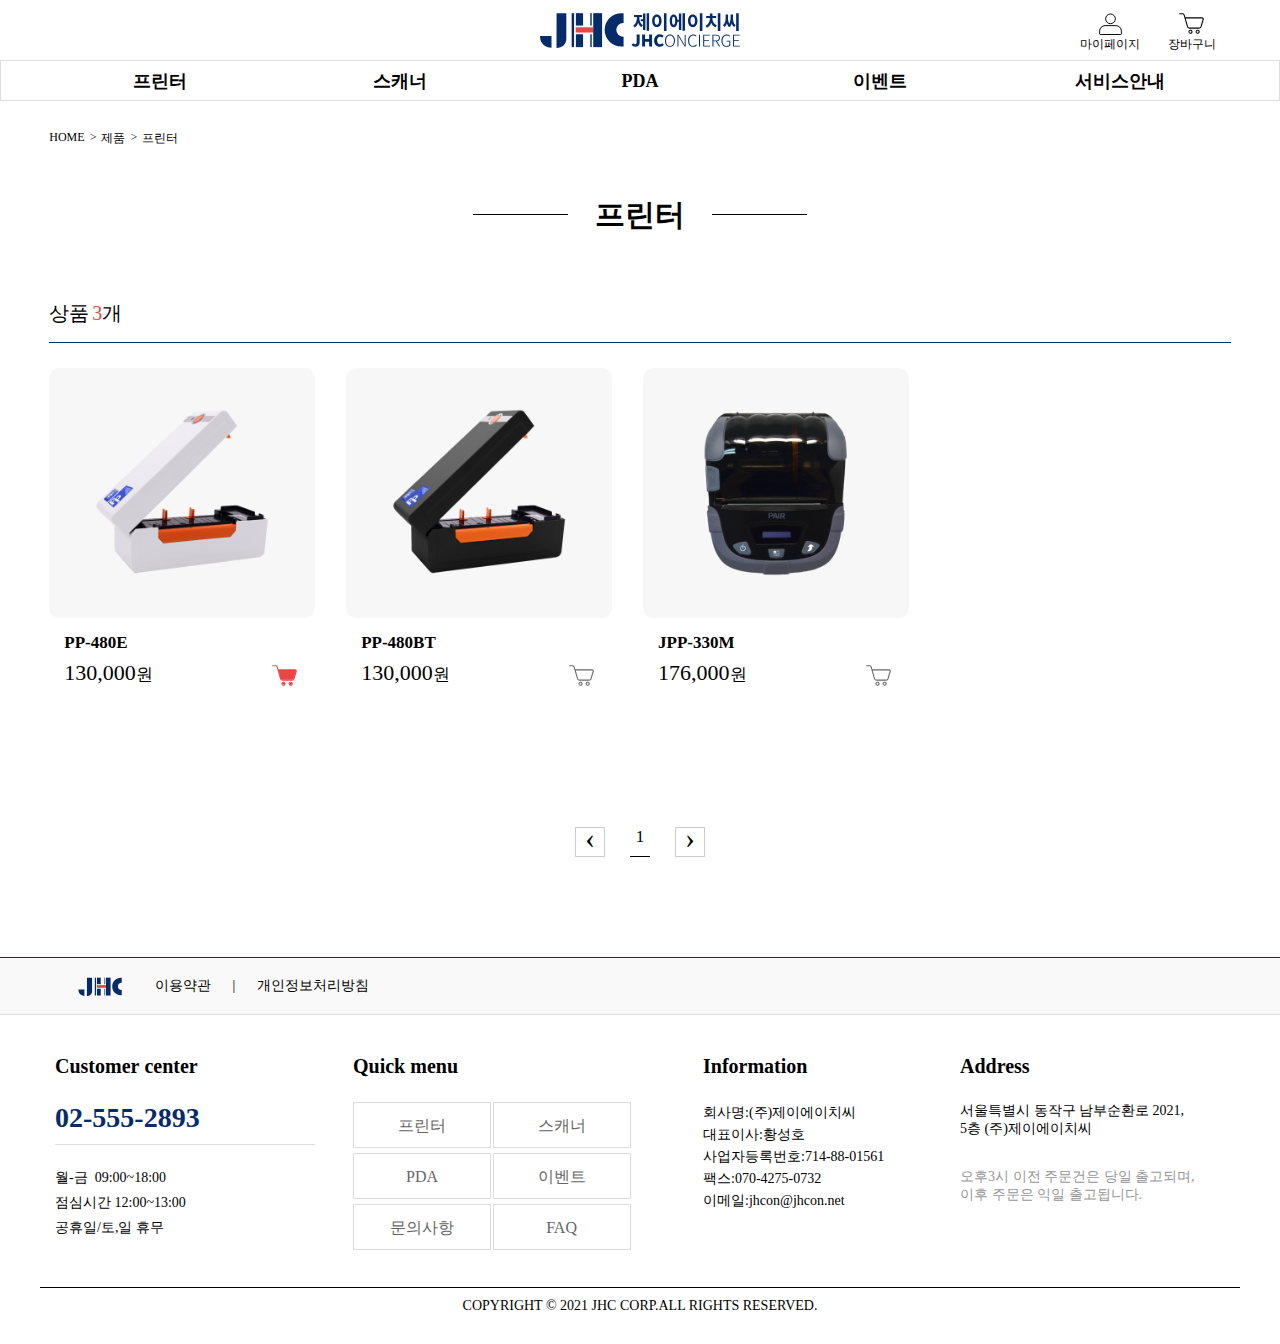
<file: Desktop/mj/JHC/product_print.html>
<!DOCTYPE html>
<html lang="ko">
<head>
    <meta charset="UTF-8">
     <meta name="viewport" content="width=device-width, initial-scale=1.0, minimum-scale=1.0, maximum-scale=1.0, user-scalable=no">
     <meta http-equiv="X-UA-Compatible" content="IE=edge" />
     <meta name="keywords" content="블루투스 스캐너, 프린터">
     <meta name="description" content="물류 IT 전문기업 주식회사 제이에이치씨 쇼핑몰입니다.">
     <meta name="title" content="JHCSHOP">
     <meta property="og:keywords" content="블루투스 스캐너, 프린터">
     <meta property="og:description" content="물류 IT 전문기업 주식회사 제이에이치씨 쇼핑몰입니다.">
     <meta property="og:title" content="JHCSHOP">
    <title>JHCONCIERGE</title>
    <link rel="stylesheet" href="css/common.css">
    <link rel="stylesheet" href="css/header.css">
    <link rel="stylesheet" href="css/footer.css">
    <link rel="stylesheet" href="css/product_print.css">
    <link rel="icon" href="images/favicon_32x32_hIK_icon.ico">
    <script src="js/jquery-3.6.0.min.js"></script>
    <script src="js/main.js"></script>
</head>
<body>
   <div class="wrap">
   <div class="modal"></div>
       <header>
        <div class="headerWrap">
           <div class="headerUp">
                <h1><a href="index.html"><img src="images/header_JHC_logo.svg" alt="로고"></a></h1>
                <div class="userMenu">
                    <div class="myPage">
                        <a href="#">
                            <img src="images/icon_user.svg" alt="마이페이지이미지">
                            <span>마이페이지</span>
                        </a>
                    </div><!--//myPage-->
                    <div class="cart">
                        <a href="#">
                            <img src="images/icon_cart.svg" alt="장바구니이미지">
                            <div class="cartNum"></div>
                            <span>장바구니</span>
                        </a>
                    </div><!--//cart-->
                </div><!--//userMenu-->
                <button type="button" class="moBtn"><img src="images/toggle.svg" alt="toggle버튼"></button>
            </div><!--//headerUp-->
            <div class="headerDown">
                <nav>
                    <ul class="gnb">
                      <li><a href="product_print.html">프린터</a></li>  
                      <li><a href="product_scanner.html">스캐너</a></li>  
                      <li><a href="product_pda.html">PDA</a></li>  
                      <li><a href="#">이벤트</a></li>  
                      <li><a href="#">서비스안내</a>
                          <ul class="subGnb">
                              <li><a href="#">FAQ</a></li>
                              <li><a href="#">Q&amp;A</a></li>
                          </ul>
                      </li>  
                    </ul>
                </nav>
            </div><!--//headerDown-->
        </div><!--//headerWrap-->
    </header>    
   
        <div class="conWrap">
            <div class="location">
                <ul>
                    <li><a href="index.html">HOME</a></li>
                    <li><a href="#">제품</a></li>
                    <li><a href="product_print.html">프린터</a></li>
                </ul>
            </div><!--//location-->
            <div class="productWrap">
                <div class="title"><p></p><h2>프린터</h2><p></p></div>
                <span>상품</span><span>3</span><span>개</span>
                <div class="productInner">
                    <div class="product">
                        <a href="pp480e.html">
                            <img src="images/product_PP-480E.png" alt="PP-480E">
                        </a>
                      <div class="txtBox">
                        <h3>PP-480E</h3>
                        <span>130,000</span><span>원</span>
                      </div>
                      <div class="cartImg"><img src="images/icon_cart(red).svg" alt="장바구니"></div>
                    </div><!--//product-->
                    <div class="product">
                        <a href="pp-480bt.html">
                          <img src="images/product_PP_480BT.png" alt="PP-480BT">
                        </a>
                        <div class="txtBox">
                          <h3>PP-480BT</h3>
                          <span>130,000</span><span>원</span>
                        </div>
                        <div class="cartImg"><img src="images/icon_cart(grey).svg" alt="장바구니"></div>
                      </div>
                      <div class="product">
                        <a href="jpp-330m.html">
                          <img src="images/product_JPP-330M.png" alt="JPP-330M">
                        </a>
                        <div class="txtBox">
                          <h3>JPP-330M</h3>
                          <span>176,000</span><span>원</span>
                        </div>
                        <div class="cartImg"><img src="images/icon_cart(grey).svg" alt="장바구니"></div>
                      </div>
                </div><!--//productInner-->
                <div class="page">
                    <button type="button"><span>&lsaquo;</span></button>
                    <p><a href="#">1</a></p>
                    <button type="button"><span>&rsaquo;</span></button>
                </div>
            </div><!--//productWrap-->
        </div><!--//conWrap-->
        <footer>
            <div class="logoWrap">
                <img src="images/footer_logo.svg" alt="">
                <span><a href="#">이용약관</a></span>
                <span>|</span>
                <span><a href="#">개인정보처리방침</a></span>
            </div>
            <div class="footerInner">
                <div class="fmenu">
                    <div class="cust">
                        <h4>Customer&nbsp;center</h4>
                        <div class="tel"><a href="tel:02-555-2893">02-555-2893</a></div>
                        <p>
                            월-금&nbsp;&nbsp;09:00~18:00<br>
                            점심시간&nbsp;12:00~13:00<br>
                            공휴일/토,일 휴무
                        </p>
                    </div><!--//cust-->
                    <div class="qmenu">
                        <h4>Quick menu</h4>
                        <div class="qmenuInner">
                            <span><a href="product_print.html">프린터</a></span>
                            <span><a href="product_scanner.html">스캐너</a></span>
                            <span><a href="product_pda.html">PDA</a></span>
                            <span><a href="#">이벤트</a></span>
                            <span><a href="#">문의사항</a></span>
                            <span><a href="#">FAQ</a></span>
                        </div>
                    </div><!--//qmenu-->
                    <div class="finfo">
                        <h4>Information</h4>
                        <p>
                            회사명:(주)제이에이치씨<br>
                            대표이사:황성호<br>
                            사업자등록번호:714-88-01561<br>
                            팩스:070-4275-0732<br>
                            이메일:jhcon@jhcon.net
                        </p>
                    </div><!--//finfo-->
                    <div class="address">
                        <h4>Address</h4>
                        <p>서울특별시 동작구 남부순환로 2021,<br>5층 (주)제이에이치씨</p>
                        <p>오후3시 이전 주문건은 당일 출고되며,<br>이후 주문은 익일 출고됩니다. </p>
                    </div><!--//address-->
                </div><!--//fmenu-->
                <p>COPYRIGHT &copy; 2021 JHC CORP.ALL RIGHTS RESERVED.</p>
            </div>
            
            <div class="personal_wrap">
                <div class="footer_close"><img src="images/icon_close_white.svg" alt="닫기"></div>
                <div class="personal_popup">
                    <div class="personal_title">이용약관</div>
                        <div class="personal_body" id="personal">
                            <h4>&#91;제 1장 총칙&#93;</h4>
                            <div class="personal_con">
                                <h5>제 1조 (목적)</h5>
                                <p>본 약관은 <strong>주식회사 제이에이치씨 (이하 "회사"라 한다)</strong>가 회사 홈페이지(이하 "홈페이지"라 한다)를 통해 제공하는 모든 인터넷 정보 서비스(이하 "서비스"라 한다)를 이용함에 있어서 "회사"와 정보이용자 간의 권리&middot;의무 및 책임사항을 규정함으로써 고객의 권익을 보호함을 목적으로 합니다.</p>
                            </div>
                            <div class="personal_con">
                                <h5>제 2조 (정의)</h5>
                                <p>&#9312; 이용자란 홈페이지에 접속하여 이 약관에 따라 "회사"가 제공하는 서비스를 받는 고객을 말합니다.</p>
                                <p>&#9313; 고객이라 함은 홈페이지에 개인이나 회사의 정보를 제공하여 문의등록을 하거나, "회사"에게 제품구매를 진행한 개인이나 회사로서, "회사"의 정보를 지속적으로 이용할 수 있는 자나 회사를 말합니다.</p>
                            </div>
                            <div class="personal_con">
                                <h5>제 3조 (약관의 효력과 개정)</h5>
                                <p>&#9312; 이 약관은 이용자에게 공시함으로써 효력이 발생됩니다.</p>
                                <p>&#9313; "회사" 은(는) 이 약관의 내용을 이용자가 알 수 있도록 "홈페이지"에 게시합니다.</p>
                                <p>&#9314; 약관 변경 시 고지기간
                                    <span>약관의 변경 시 개정 약관 적용일 전 최소 7일부터 회원에게 이를 고지해야 하고, 만일 약관의 변경이 소비자에게 불리한 경우에는 개정 약관 적용일 전 최소 30일부터 회원에게 이를 고지합니다.</span>
                                </p>
                            </div>

                            <h4>&#91;제 2장 JHC와 이용자의 의무사항&#93;</h4>
                            <div class="personal_con">
                                <h5>제 4조 (JHC의 의무)</h5>
                                <p>&#9312; "회사" 은(는) 이 약관이 정하는 바에 따라 지속적이고, 안정적으로 서비스를 제공하는 데 최선을 다해야 합니다.</p>
                                <p>&#9313; "회사" 은(는) 회원의 정보가 분실 &middot; 도난 &middot; 변조 &middot; 누출 또는 훼손되지 않도록 보안 및 안정성 확보에 필요한 조치를 취해야 합니다.</p>
                                <p>&#9314; "회사" 은(는) 이용자가 원하지 않는 영리 목적의 광고성 전자 우편을 발송하지 않습니다.</p>
                            </div>
                            <div class="personal_con">
                                <h5>제 5조(재화 등의 공급)</h5>
                                <p>&#9312; "회사" 은(는) 이용자와 재화 등의 공급시기에 관하여 별도의 약정이 없는 이상, 이용자가 청약을 한 날부터 7일 이내에 재화 등을 배송할 수 있도록 주문제작, 포장 등 기타의 필요한 조치를 취합니다. 다만, "회사"가 이미 재화 등의 대금의 전부 또는 일부를 받은 경우에는 대금의 전부 또는 일부를 받은 날부터 3영업일 이내에 조치를 취합니다. 이때 "회사" 은(는) 이용자가 재화 등의 공급 절차 및 진행 사항을 확인할 수 있도록 적절한 조치를 합니다.</p>
                                <p>&#9313; "회사" 은(는) 이용자가 구매한 재화에 대해 배송수단, 수단별 배송비용 부담자, 수단별 배송기간 등을 명시합니다. 만약 "회사"가 약정 배송기간을 초과한 경우에는 그로 인한 이용자의 손해를 배상하여야 합니다. 다만 "회사"가 고의, 과실이 없음을 입증한 경우에는 그러하지 아니합니다.</p>
                            </div>
                            <div class="personal_con">
                                <h5>제 6조(청약철회 등)</h5>
                                <p>&#9312; "회사"와 재화등의 구매에 관한 계약을 체결한 이용자는 &#12300;전자상거래 등에서의 소비자보호에 관한 법률&#12301; 제13조 제2항에 따른 계약내용에 관한 서면을 받은 날(그 서면을 받은 때보다 재화 등의 공급이 늦게 이루어진 경우에는 재화 등을 공급받거나 재화 등의 공급이 시작된 날을 말합니다)부터 7일 이내에는 청약의 철회를 할 수 있습니다. 다만, 청약철회에 관하여 &#12300;전자상거래 등에서의 소비자보호에 관한 법률&#12301;에 달리 정함이 있는 경우에는 동 법 규정에 따릅니다.</p>
                                <p>&#9313; 이용자는 재화 등을 배송 받은 경우 다음 각 호의 1에 해당하는 경우에는 반품 및 교환을 할 수 없습니다.</p>
                                <ul>
                                    <li>이용자에게 책임 있는 사유로 재화 등이 멸실 또는 훼손된 경우(다만, 재화 등의 내용을 확인하기 위하여 포장 등을 훼손한 경우에는 청약철회를 할 수 있습니다)</li>
                                    <li>이용자의 사용 또는 일부 소비에 의하여 재화 등의 가치가 현저히 감소한 경우</li>
                                    <li>시간의 경과에 의하여 재판매가 곤란할 정도로 재화등의 가치가 현저히 감소한 경우</li>
                                    <li>같은 성능을 지닌 재화 등으로 복제가 가능한 경우 그 원본인 재화 등의 포장을 훼손한 경우</li>
                                </ul>
                                <p>&#9314; "회사"가 사전에 청약철회 등이 제한되는 사실을 소비자가 쉽게 알 수 있는 곳에 명기하거나 사용상품을 제공하는 등의 조치를 하지 않았다면 이용자의 청약철회 등이 제한되지 않습니다.</p>
                                <p>&#9315; 이용자는 규정에 불구하고 재화 등의 내용이 표시·광고 내용과 다르거나 계약내용과 다르게 이행된 때에는 당해 재화 등을 공급받은 날부터 3월 이내, 그 사실을 안 날 또는 알 수 있었던 날부터 15일 이내에 청약철회 등을 할 수 있습니다.</p>
                            </div>
                            <div class="personal_con">
                                <h5>제 7조(청약철회 등의 효과)</h5>
                                <p>&#9312; "회사" 은(는) 이용자로부터 재화 등을 반환받은 경우 3영업일 이내에 이미 지급받은 재화 등의 대금을 환급합니다. 이 경우 "회사"가 이용자에게 재화등의 환급을 지연한때에는 그 지연기간에 대하여 &#12300;전자상거래 등에서의 소비자보호에 관한 법률 시행령&#12301;제21조의2에서 정하는 지연이자율을 곱하여 산정한 지연이자를 지급합니다.</p>
                                <p>&#9313; "회사" 은(는) 위 대금을 환급함에 있어서 이용자가 신용카드 또는 전자화폐 등의 결제수단으로 재화 등의 대금을 지급한 때에는 지체 없이 당해 결제수단을 제공한 사업자로 하여금 재화 등의 대금의 청구를 정지 또는 취소하도록 요청합니다.</p>
                                <p>&#9314; 청약철회 등의 경우 공급받은 재화 등의 반환에 필요한 비용은 이용자가 부담합니다. "회사"은 이용자에게 청약철회 등을 이유로 위약금 또는 손해배상을 청구하지 않습니다. 다만 재화 등의 내용이 표시&middot;광고 내용과 다르거나 계약내용과 다르게 이행되어 청약철회 등을 하는 경우 재화 등의 반환에 필요한 비용은 "회사"가 부담합니다.</p>
                                <p>&#9315; 이용자가 재화 등을 제공받을 때 발송비를 부담한 경우에 "회사" 은(는) 청약철회 시 그 비용을 누가 부담하는지를 이용자가 알기 쉽도록 명확하게 표시합니다.</p>
                            </div>
                            <div class="personal_con">
                                <h5>제 8조(환급)</h5>
                                <p>"회사" 은(는) 이용자가 구매 신청한 재화 등이 품절 등의 사유로 인도 또는 제공을 할 수 없을 때에는 지체 없이 그 사유를 이용자에게 통지하고 사전에 재화 등의 대금을 받은 경우에는 대금을 받은 날부터 3영업일 이내에 환급하거나 환급에 필요한 조치를 취합니다.</p>
                            </div>

                            <h4>&#91;제 3장 기타&#93;</h4>
                            <div class="personal_con">
                                <h5>제 9조 (약관 외 준칙)</h5>
                                <p>이 약관에 명시되지 않은 사항은 관련법의 규정에 의합니다.</p>
                            </div>
                            <div class="personal_con">
                                <h5>제 10조 (분쟁해결)</h5>
                                <p>&#9312; "회사" 은(는) 이용자로부터 제출되는 불만사항 및 의견을 우선적으로 처리합니다. 단, 처리가 곤란한 경우에는 이용자에게 그 사유와 처리 일정을 지체없이 통보합니다.</p>
                                <p>&#9313; "회사"와 이용자간에 발생한 분쟁은 관련법에 의한 조정에 따를 수 있습니다.</p>
                                <p>&#9314; "회사" 은(는) &#12300;전자상거래 등에서의 소비자보호에 관한 법률&#12301;, &#12300;약관의 규제에 관한 법률&#12301;, &#12300;전자문서 및 전자거래기본법&#12301;, &#12300;전자금융거래법&#12301;, &#12300;전자서명법&#12301;, &#12300;정보통신망 이용촉진 및 정보보호 등에 관한 법률&#12301;, &#12300;방문판매 등에 관한 법률&#12301;, &#12300;소비자기본법&#12301; 등 관련 법을 위배하지 않는 범위에서 이 약관을 개정할 수 있습니다.</p>
                            </div>
                            <div class="personal_con">
                                <h5>제 11조 (저작권의 귀속 및 이용 제한)</h5>
                                <p>&#9312; "회사"와 이용자간에 발생한 분재에 관한 소송은 서울중앙지방법원에 제기할 수 있습니다.</p>
                                <p>&#9313; 이용자는 홈페이지를 이용함으로써 얻은 정보를 "회사"의 사전 승낙 없이 복제, 송신, 출판, 배포, 방송 기타 방법에 의하여 영리목적으로 이용하거나 제3자에게 이용하게 하여서는 안됩니다.</p>
                                <p>&#9314; "회사"와 이용자간에 발생한 분재에 관한 소송은 서울 지방법원에 제기할 수 있습니다.</p>
                                <p>&#9315; "회사"와 이용자간에 제기된 소송에는 대한민국법을 적용합니다.</p>
                            </div>
                        </div><!--//agreement_body-->
                    </div><!--//personal_popup-->
                </div><!--//personal_wrap-->
        
                <div class="agreement_wrap">
                    <div class="footer_close"><img src="images/icon_close_white.svg" alt="닫기"></div>
                    <div class="agreement_popup">
                        <div class="agreement_title">개인정보 처리방침</div>
                        <div class="agreement_body" id="agreement">
                            <p><strong>주식회사 제이에이치씨 (이하 “회사”라 한다)</strong>은(는) &#12300;개인정보 보호법&#12301; 제30조에 따라 정보주체의 개인정보를 보호하고 이와 관련한 고충을 신속하고 원활하게 처리할 수 있도록 하기 위하여 다음과 같이 개인정보 처리방침을 수립&middot;공개합니다.<br><span>&#9675; 이 개인정보처리방침은 2021년 9월 1부터 적용됩니다.</span></p>

                        <div class="agreement_con">
                            <h4>제 1조(개인정보의 처리 목적)</h4>
                            <p><strong>"회사"는 다음의 목적을 위하여 개인정보를 처리합니다. 처리하고 있는 개인정보는 다음의 목적 이외의 용도로는 이용되지 않으며 이용 목적이 변경되는 경우에는 &#12300;개인정보 보호법&#12301; 제18조에 따라 별도의 동의를 받는 등 필요한 조치를 이행할 예정입니다.</strong></p>
                            <ol class="agreement_first">
                                <li>홈페이지 회원가입 및 관리
                                    <p>회원제 서비스 제공에 따른 본인 식별&middot;인증, 고충처리 목적으로 개인정보를 처리합니다.</p>
                                </li>
                                <li>민원사무 처리
                                    <p>민원인의 신원 확인, 민원사항 확인, 사실조사를 위한 연락&middot;통지, 처리결과 통보 목적으로 개인정보를 처리합니다.</p>
                                </li>
                                <li>재화 또는 서비스 제공
                                    <p>물품배송, 맞춤서비스 제공을 목적으로 개인정보를 처리합니다.</p>
                                </li>
                            </ol>
                        </div>
                        <div class="agreement_con">
                            <h4>제 2조(개인정보의 처리 및 보유 기간)</h4>
                            <p>&#9312; "회사" 은(는) 법령에 따른 개인정보 보유&middot;이용기간 또는 정보주체로부터 개인정보를 수집 시에 동의받은 개인정보 보유&middot;이용기간 내에서 개인정보를 처리&middot;보유합니다.</p>
                            <p>&#9313; 각각의 개인정보 처리 및 보유 기간은 다음과 같습니다.</p>
                            <p>
                                <span>1. &lt;민원사무 처리&gt;</span>
                                        &lt;민원사무 처리&gt;와 관련한 개인정보는 수집&middot;이용에 관한 동의일로부터 &lt;지체없이 파기&gt;까지 위 이용목적을 위하여 보유&middot;이용됩니다.<br>
                                        보유근거 : 서비스 안내를 위한 개인정보 보유<br>
                                        관련법령 : 소비자의 불만 또는 분쟁처리에 관한 기록 : 3년<br>
                            </p>
                        </div>
                        <div class="agreement_con">
                            <h4>제 3조(정보주체와 법정대리인의 권리&middot;의무 및 그 행사방법)</h4>
                            <ul class="agreement_third">
                                <li>&#9312; 정보주체는 "회사"에 대해 언제든지 개인정보 열람&middot;정정&middot;삭제&middot;처리정지 요구 등의 권리를 행사할 수 있습니다.</li>
                                <li>&#9313; 제1항에 따른 권리 행사는"회사"에 대해 &#12300;개인정보 보호법&#12301; 시행령 제41조제1항에 따라 서면, 전자우편, 모사전송(FAX) 등을 통하여 하실 수 있으며 "회사"은(는) 이에 대해 지체 없이 조치하겠습니다.</li>
                                <li>&#9314; 제1항에 따른 권리 행사는 정보주체의 법정대리인이나 위임을 받은 자 등 대리인을 통하여 하실 수 있습니다. 이 경우 &ldquo;개인정보 처리 방법에 관한 고시(제2020-7호)&rdquo; 별지 제11호 서식에 따른 위임장을 제출하셔야 합니다.</li>
                                <li>&#9315; 개인정보 열람 및 처리정지 요구는 &#12300;개인정보 보호법&#12301; 제35조 제4항, 제37조 제2항에 의하여 정보주체의 권리가 제한 될 수 있습니다.</li>
                                <li>&#9316; 개인정보의 정정 및 삭제 요구는 다른 법령에서 그 개인정보가 수집 대상으로 명시되어 있는 경우에는 그 삭제를 요구할 수 없습니다.</li>
                                <li>&#9317; "회사"은(는) 정보주체 권리에 따른 열람의 요구, 정정&middot;삭제의 요구, 처리정지의 요구 시 열람 등 요구를 한 자가 본인이거나 정당한 대리인인지를 확인합니다.</li>
                            </ul>
                        </div>
                        <div class="agreement_con">
                            <h4>제 4조(개인정보의 파기)</h4>
                            <ul class="agreement_four">
                                <li>&#9312; "회사" 은(는) 개인정보 보유기간의 경과, 처리목적 달성 등 개인정보가 불필요하게 되었을 때에는 지체없이 해당 개인정보를 파기합니다.</li>
                                <li>&#9313; 정보주체로부터 동의받은 개인정보 보유기간이 경과하거나 처리목적이 달성되었음에도 불구하고 다른 법령에 따라 개인정보를 계속 보존하여야 하는 경우에는, 해당 개인정보를 별도의 데이터베이스(DB)로 옮기거나 보관장소를 달리하여 보존합니다.</li>
                                <li>&#9314; 개인정보 파기의 절차 및 방법은 다음과 같습니다.
                                    <ul>
                                        <li>파기절차
                                            <p>"회사" 은(는) 파기 사유가 발생한 개인정보를 선정하고, "회사" 의 개인정보 보호책임자의 승인을 받아 개인정보를 파기합니다.</p>
                                        </li>
                                        <li>파기방법
                                            <p>전자적 파일 형태의 정보는 기록을 재생할 수 없는 기술적 방법을 사용합니다</p>
                                        </li>
                                    </ul>
                                </li>
                            </ul>
                        </div>
                        <div class="agreement_con">
                            <h4>제 5조(개인정보의 안전성 확보 조치)</h4>
                            <p><strong>"회사" 은(는) 개인정보의 안전성 확보를 위해 다음과 같은 조치를 취하고 있습니다.</strong></p>
                            <ul class="agreement_five">
                                <li>개인정보 취급 직원의 최소화 및 교육
                                    <p>개인정보를 취급하는 직원을 지정하고 담당자에 한정시켜 최소화 하여 개인정보를 관리하는 대책을 시행하고 있습니다.</p>
                                </li>
                                <li>접속기록의 보관 및 위변조 방지
                                    <p>개인정보처리시스템에 접속한 기록을 최소 1년 이상 보관, 관리하고 있으며, 다만, 5만명 이상의 정보주체에 관하여 개인정보를 추가하거나, 고유식별정보 또는 민감정보를 처리하는 경우에는 2년이상 보관, 관리하고 있습니다. 또한, 접속기록이 위변조 및 도난, 분실되지 않도록 보안기능을 사용하고 있습니다.</p>
                                </li>
                            </ul>
                        </div>
                        <div class="agreement_con">
                            <h4>제 6조(개인정보 자동 수집 장치의 설치&middot;운영 및 거부에 관한 사항)</h4>
                            <p>"회사" 은(는) 정보주체의 이용정보를 저장하고 수시로 불러오는 ‘쿠키(cookie)’를 사용하지 않습니다.</p>
                        </div>
                        <div class="agreement_con">
                            <h4>제 7조 (개인정보 보호책임자)</h4>
                            <ul>
                                <li>
                                    <p>&#9312; "회사" 은(는) 개인정보 처리에 관한 업무를 총괄해서 책임지고, 개인정보 처리와 관련한 정보주체의 불만처리 및 피해구제 등을 위하여 아래와 같이 개인정보 보호책임자를 지정하고 있습니다.</p>
                                    <div>
                                        <ul>
                                            <li>&#9654; 개인정보 보호책임자</li>
                                            <li>성명 : 조신동</li>
                                            <li>직책 : 영업기획팀</li>
                                            <li>직급 : 과장</li>
                                            <li>연락처 :02-555-2893, jhcon@jhcon.net</li>
                                        </ul>
                                        <p>&#8251; 개인정보 보호 담당부서로 연결됩니다.</p>
                                        <ul>
                                            <li>&#9654; 개인정보 보호 담당부서</li>
                                            <li>성명 : 조신동</li>
                                            <li>직책 : 영업기획팀</li>
                                            <li>직급 : 과장</li>
                                            <li>연락처 :02-555-2893</li>
                                        </ul>
                                    </div>
                                </li>
                                <li>
                                    <p>&#9313; 정보주체께서는 "회사" 의 서비스(또는 사업)을 이용하시면서 발생한 모든 개인정보 보호 관련 문의, 불만처리, 피해구제 등에 관한 사항을 개인정보 보호책임자 및 담당부서로 문의하실 수 있습니다. "회사" 은(는) 정보주체의 문의에 대해 지체 없이 답변 및 처리해드릴 것입니다
                                    </p>
                                </li>
                            </ul>
                        </div>
                        <div class="agreement_con">
                            <h4>제 8조(권익침해 구제방법)</h4>
                            <p>정보주체는 개인정보침해로 인한 구제를 받기 위하여 개인정보분쟁조정위원회, 한국인터넷진흥원 개인정보침해신고센터 등에 분쟁해결이나 상담 등을 신청할 수 있습니다. 이 밖에 기타 개인정보침해의 신고, 상담에 대하여는 아래의 기관에 문의하시기 바랍니다.</p>
                            <ul class="agreement_eight">
                                <li>개인정보분쟁조정위원회 : (국번없이) 1833-6972 (www.kopico.go.kr)</li>
                                <li>개인정보침해신고센터 : (국번없이) 118 (privacy.kisa.or.kr)</li>
                                <li>대검찰청 : (국번없이) 1301 (www.spo.go.kr)</li>
                                <li>경찰청 : (국번없이) 182 (cyberbureau.police.go.kr)</li>
                            </ul>
                            <p>&#12300;개인정보 보호법&#12301;제35조(개인정보의 열람), 제36조(개인정보의 정정&middot;삭제), 제37조(개인정보의 처리정지 등)의 규정에 의한 요구에 대 하여 공공기관의 장이 행한 처분 또는 부작위로 인하여 권리 또는 이익의 침해를 받은 자는 행정심판법이 정하는 바에 따라 행정심판을 청구할 수 있습니다.</p>
                            <p>&#8251; 행정심판에 대해 자세한 사항은 중앙행정심판위원회(www.simpan.go.kr) 홈페이지를 참고하시기 바랍니다.</p>
                            </div>
                        <div class="agreement_con">
                            <h4>제 9조(개인정보 처리방침 변경)</h4>
                            <p>&#9312; 이 개인정보처리방침은 2021년 9월 1부터 적용됩니다.</p>
                        </div>
                    </div><!--//agreement_body-->
                </div><!--//agreement_popup-->
            </div><!--//agreement_wrap-->    
        </footer>
    </div> 
</body>
</html>
</file>
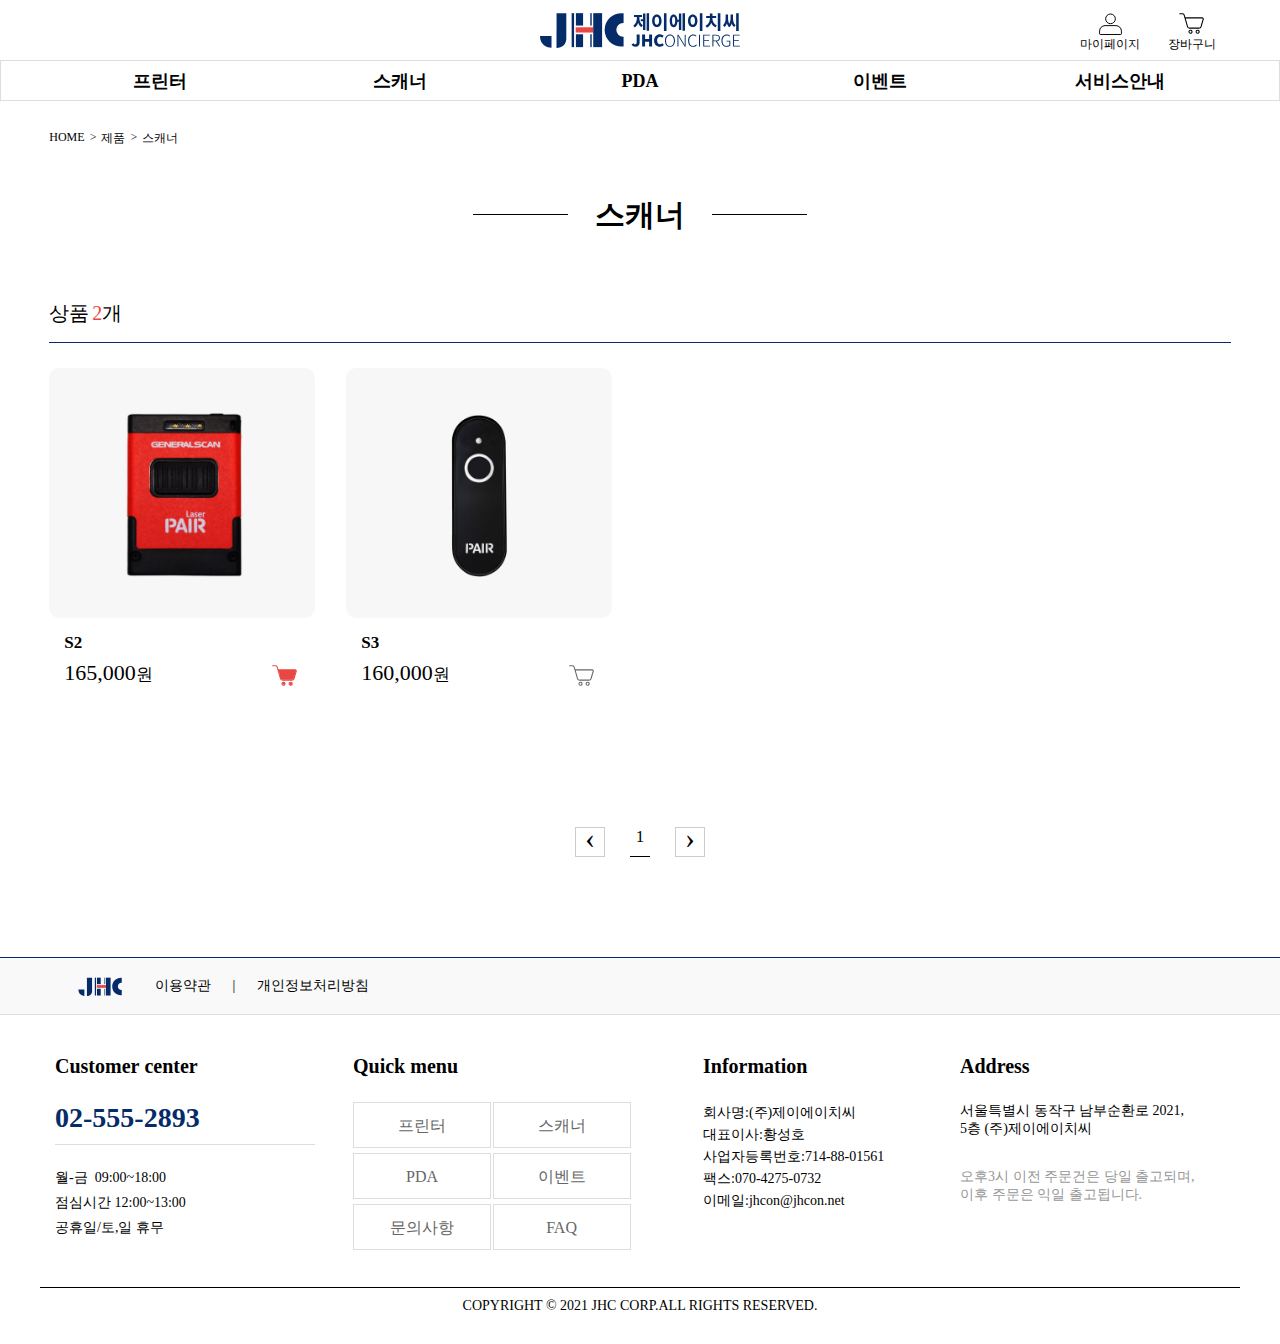
<file: Desktop/mj/JHC/product_scanner.html>
<!DOCTYPE html>
<html lang="ko">
<head>
    <meta charset="UTF-8">
     <meta name="viewport" content="width=device-width, initial-scale=1.0, minimum-scale=1.0, maximum-scale=1.0, user-scalable=no">
     <meta http-equiv="X-UA-Compatible" content="IE=edge" />
     <meta name="keywords" content="블루투스 스캐너, 프린터">
     <meta name="description" content="물류 IT 전문기업 주식회사 제이에이치씨 쇼핑몰입니다.">
     <meta name="title" content="JHCSHOP">
     <meta property="og:keywords" content="블루투스 스캐너, 프린터">
     <meta property="og:description" content="물류 IT 전문기업 주식회사 제이에이치씨 쇼핑몰입니다.">
     <meta property="og:title" content="JHCSHOP">
    <title>JHCONCIERGE</title>
    <link rel="icon" href="images/favicon_32x32_hIK_icon.ico">
    <link rel="stylesheet" type="text/css" href="css/common.css">
    <link rel="stylesheet" type="text/css" href="css/header.css">
    <link rel="stylesheet" type="text/css" href="css/footer.css">
    <link rel="stylesheet" type="text/css" href="css/product_scanner.css">
    <script src="js/jquery-3.6.0.min.js"></script>
    <script src="js/main.js"></script>
</head>
<body>
   <div class="wrap">
   <div class="modal"></div>
       <header>
        <div class="headerWrap">
           <div class="headerUp">
                <h1><a href="index.html"><img src="images/header_JHC_logo.svg" alt="로고"></a></h1>
                <div class="userMenu">
                    <div class="myPage">
                        <a href="#">
                            <img src="images/icon_user.svg" alt="마이페이지이미지">
                            <span>마이페이지</span>
                        </a>
                    </div><!--//myPage-->
                    <div class="cart">
                        <a href="#">
                            <img src="images/icon_cart.svg" alt="장바구니이미지">
                            <div class="cartNum"></div>
                            <span>장바구니</span>
                        </a>
                    </div><!--//cart-->
                </div><!--//userMenu-->
                <button type="button" class="moBtn"><img src="images/toggle.svg" alt="toggle버튼"></button>
            </div><!--//headerUp-->
            <div class="headerDown">
                <nav>
                    <ul class="gnb">
                      <li><a href="product_print.html">프린터</a></li>  
                      <li><a href="product_scanner.html">스캐너</a></li>  
                      <li><a href="product_pda.html">PDA</a></li>  
                      <li><a href="#">이벤트</a></li>  
                      <li><a href="#">서비스안내</a>
                          <ul class="subGnb">
                              <li><a href="#">FAQ</a></li>
                              <li><a href="#">Q&amp;A</a></li>
                          </ul>
                      </li>  
                    </ul>
                </nav>
            </div><!--//headerDown-->
        </div><!--//headerWrap-->
    </header>
    <div class="conWrap">
        <div class="location">
            <ul>
                <li><a href="index.html">HOME</a></li>
                <li><a href="#">제품</a></li>
                <li><a href="product_scanner.html">스캐너</a></li>
            </ul>
        </div><!--//location-->
        <div class="productWrap">
            <div class="title"><p></p><h2>스캐너</h2><p></p></div>
            <span>상품</span><span>2</span><span>개</span>
            <div class="productInner">
                <div class="product">
                    <a href="s2.html">
                        <img src="images/product_S2.png" alt="S2">
                    </a>
                    <div class="txtBox">
                        <h3>S2</h3>
                        <span>165,000</span><span>원</span>
                    </div>
                    <div class="cartImg"><img src="images/icon_cart(red).svg" alt="장바구니"></div>
                </div>
                <div class="product">
                    <a href="s3.html">
                        <img src="images/product_S3.png" alt="S3">
                    </a>
                    <div class="txtBox">
                        <h3>S3</h3>
                        <span>160,000</span><span>원</span>
                    </div>
                    <div class="cartImg"><img src="images/icon_cart(grey).svg" alt="장바구니"></div>
                </div>
            </div><!--//productInner-->
            <div class="page">
                <button type="button"><span>&lsaquo;</span></button>
                <p><a href="#">1</a></p>
                <button type="button"><span>&rsaquo;</span></button>
            </div>
        </div><!--//productWrap-->
    </div><!--//conWrap-->
    <footer>
            <div class="logoWrap">
                <img src="images/footer_logo.svg" alt="">
                <span><a href="#">이용약관</a></span>
                <span>|</span>
                <span><a href="#">개인정보처리방침</a></span>
            </div>
            <div class="footerInner">
                <div class="fmenu">
                    <div class="cust">
                        <h4>Customer&nbsp;center</h4>
                        <div class="tel"><a href="tel:02-555-2893">02-555-2893</a></div>
                        <p>
                            월-금&nbsp;&nbsp;09:00~18:00<br>
                            점심시간&nbsp;12:00~13:00<br>
                            공휴일/토,일 휴무
                        </p>
                    </div><!--//cust-->
                    <div class="qmenu">
                        <h4>Quick menu</h4>
                        <div class="qmenuInner">
                            <span><a href="product_print.html">프린터</a></span>
                            <span><a href="product_scanner.html">스캐너</a></span>
                            <span><a href="product_pda.html">PDA</a></span>
                            <span><a href="#">이벤트</a></span>
                            <span><a href="#">문의사항</a></span>
                            <span><a href="#">FAQ</a></span>
                        </div>
                    </div><!--//qmenu-->
                    <div class="finfo">
                        <h4>Information</h4>
                        <p>
                            회사명:(주)제이에이치씨<br>
                            대표이사:황성호<br>
                            사업자등록번호:714-88-01561<br>
                            팩스:070-4275-0732<br>
                            이메일:jhcon@jhcon.net
                        </p>
                    </div><!--//finfo-->
                    <div class="address">
                        <h4>Address</h4>
                        <p>서울특별시 동작구 남부순환로 2021,<br>5층 (주)제이에이치씨</p>
                        <p>오후3시 이전 주문건은 당일 출고되며,<br>이후 주문은 익일 출고됩니다. </p>
                    </div><!--//address-->
                </div><!--//fmenu-->
                <p>COPYRIGHT &copy; 2021 JHC CORP.ALL RIGHTS RESERVED.</p>
            </div>
            
            <div class="personal_wrap">
                <div class="footer_close"><img src="images/icon_close_white.svg" alt="닫기"></div>
                <div class="personal_popup">
                    <div class="personal_title">이용약관</div>
                        <div class="personal_body" id="personal">
                            <h4>&#91;제 1장 총칙&#93;</h4>
                            <div class="personal_con">
                                <h5>제 1조 (목적)</h5>
                                <p>본 약관은 <strong>주식회사 제이에이치씨 (이하 "회사"라 한다)</strong>가 회사 홈페이지(이하 "홈페이지"라 한다)를 통해 제공하는 모든 인터넷 정보 서비스(이하 "서비스"라 한다)를 이용함에 있어서 "회사"와 정보이용자 간의 권리&middot;의무 및 책임사항을 규정함으로써 고객의 권익을 보호함을 목적으로 합니다.</p>
                            </div>
                            <div class="personal_con">
                                <h5>제 2조 (정의)</h5>
                                <p>&#9312; 이용자란 홈페이지에 접속하여 이 약관에 따라 "회사"가 제공하는 서비스를 받는 고객을 말합니다.</p>
                                <p>&#9313; 고객이라 함은 홈페이지에 개인이나 회사의 정보를 제공하여 문의등록을 하거나, "회사"에게 제품구매를 진행한 개인이나 회사로서, "회사"의 정보를 지속적으로 이용할 수 있는 자나 회사를 말합니다.</p>
                            </div>
                            <div class="personal_con">
                                <h5>제 3조 (약관의 효력과 개정)</h5>
                                <p>&#9312; 이 약관은 이용자에게 공시함으로써 효력이 발생됩니다.</p>
                                <p>&#9313; "회사" 은(는) 이 약관의 내용을 이용자가 알 수 있도록 "홈페이지"에 게시합니다.</p>
                                <p>&#9314; 약관 변경 시 고지기간
                                    <span>약관의 변경 시 개정 약관 적용일 전 최소 7일부터 회원에게 이를 고지해야 하고, 만일 약관의 변경이 소비자에게 불리한 경우에는 개정 약관 적용일 전 최소 30일부터 회원에게 이를 고지합니다.</span>
                                </p>
                            </div>

                            <h4>&#91;제 2장 JHC와 이용자의 의무사항&#93;</h4>
                            <div class="personal_con">
                                <h5>제 4조 (JHC의 의무)</h5>
                                <p>&#9312; "회사" 은(는) 이 약관이 정하는 바에 따라 지속적이고, 안정적으로 서비스를 제공하는 데 최선을 다해야 합니다.</p>
                                <p>&#9313; "회사" 은(는) 회원의 정보가 분실 &middot; 도난 &middot; 변조 &middot; 누출 또는 훼손되지 않도록 보안 및 안정성 확보에 필요한 조치를 취해야 합니다.</p>
                                <p>&#9314; "회사" 은(는) 이용자가 원하지 않는 영리 목적의 광고성 전자 우편을 발송하지 않습니다.</p>
                            </div>
                            <div class="personal_con">
                                <h5>제 5조(재화 등의 공급)</h5>
                                <p>&#9312; "회사" 은(는) 이용자와 재화 등의 공급시기에 관하여 별도의 약정이 없는 이상, 이용자가 청약을 한 날부터 7일 이내에 재화 등을 배송할 수 있도록 주문제작, 포장 등 기타의 필요한 조치를 취합니다. 다만, "회사"가 이미 재화 등의 대금의 전부 또는 일부를 받은 경우에는 대금의 전부 또는 일부를 받은 날부터 3영업일 이내에 조치를 취합니다. 이때 "회사" 은(는) 이용자가 재화 등의 공급 절차 및 진행 사항을 확인할 수 있도록 적절한 조치를 합니다.</p>
                                <p>&#9313; "회사" 은(는) 이용자가 구매한 재화에 대해 배송수단, 수단별 배송비용 부담자, 수단별 배송기간 등을 명시합니다. 만약 "회사"가 약정 배송기간을 초과한 경우에는 그로 인한 이용자의 손해를 배상하여야 합니다. 다만 "회사"가 고의, 과실이 없음을 입증한 경우에는 그러하지 아니합니다.</p>
                            </div>
                            <div class="personal_con">
                                <h5>제 6조(청약철회 등)</h5>
                                <p>&#9312; "회사"와 재화등의 구매에 관한 계약을 체결한 이용자는 &#12300;전자상거래 등에서의 소비자보호에 관한 법률&#12301; 제13조 제2항에 따른 계약내용에 관한 서면을 받은 날(그 서면을 받은 때보다 재화 등의 공급이 늦게 이루어진 경우에는 재화 등을 공급받거나 재화 등의 공급이 시작된 날을 말합니다)부터 7일 이내에는 청약의 철회를 할 수 있습니다. 다만, 청약철회에 관하여 &#12300;전자상거래 등에서의 소비자보호에 관한 법률&#12301;에 달리 정함이 있는 경우에는 동 법 규정에 따릅니다.</p>
                                <p>&#9313; 이용자는 재화 등을 배송 받은 경우 다음 각 호의 1에 해당하는 경우에는 반품 및 교환을 할 수 없습니다.</p>
                                <ul>
                                    <li>이용자에게 책임 있는 사유로 재화 등이 멸실 또는 훼손된 경우(다만, 재화 등의 내용을 확인하기 위하여 포장 등을 훼손한 경우에는 청약철회를 할 수 있습니다)</li>
                                    <li>이용자의 사용 또는 일부 소비에 의하여 재화 등의 가치가 현저히 감소한 경우</li>
                                    <li>시간의 경과에 의하여 재판매가 곤란할 정도로 재화등의 가치가 현저히 감소한 경우</li>
                                    <li>같은 성능을 지닌 재화 등으로 복제가 가능한 경우 그 원본인 재화 등의 포장을 훼손한 경우</li>
                                </ul>
                                <p>&#9314; "회사"가 사전에 청약철회 등이 제한되는 사실을 소비자가 쉽게 알 수 있는 곳에 명기하거나 사용상품을 제공하는 등의 조치를 하지 않았다면 이용자의 청약철회 등이 제한되지 않습니다.</p>
                                <p>&#9315; 이용자는 규정에 불구하고 재화 등의 내용이 표시·광고 내용과 다르거나 계약내용과 다르게 이행된 때에는 당해 재화 등을 공급받은 날부터 3월 이내, 그 사실을 안 날 또는 알 수 있었던 날부터 15일 이내에 청약철회 등을 할 수 있습니다.</p>
                            </div>
                            <div class="personal_con">
                                <h5>제 7조(청약철회 등의 효과)</h5>
                                <p>&#9312; "회사" 은(는) 이용자로부터 재화 등을 반환받은 경우 3영업일 이내에 이미 지급받은 재화 등의 대금을 환급합니다. 이 경우 "회사"가 이용자에게 재화등의 환급을 지연한때에는 그 지연기간에 대하여 &#12300;전자상거래 등에서의 소비자보호에 관한 법률 시행령&#12301;제21조의2에서 정하는 지연이자율을 곱하여 산정한 지연이자를 지급합니다.</p>
                                <p>&#9313; "회사" 은(는) 위 대금을 환급함에 있어서 이용자가 신용카드 또는 전자화폐 등의 결제수단으로 재화 등의 대금을 지급한 때에는 지체 없이 당해 결제수단을 제공한 사업자로 하여금 재화 등의 대금의 청구를 정지 또는 취소하도록 요청합니다.</p>
                                <p>&#9314; 청약철회 등의 경우 공급받은 재화 등의 반환에 필요한 비용은 이용자가 부담합니다. "회사"은 이용자에게 청약철회 등을 이유로 위약금 또는 손해배상을 청구하지 않습니다. 다만 재화 등의 내용이 표시&middot;광고 내용과 다르거나 계약내용과 다르게 이행되어 청약철회 등을 하는 경우 재화 등의 반환에 필요한 비용은 "회사"가 부담합니다.</p>
                                <p>&#9315; 이용자가 재화 등을 제공받을 때 발송비를 부담한 경우에 "회사" 은(는) 청약철회 시 그 비용을 누가 부담하는지를 이용자가 알기 쉽도록 명확하게 표시합니다.</p>
                            </div>
                            <div class="personal_con">
                                <h5>제 8조(환급)</h5>
                                <p>"회사" 은(는) 이용자가 구매 신청한 재화 등이 품절 등의 사유로 인도 또는 제공을 할 수 없을 때에는 지체 없이 그 사유를 이용자에게 통지하고 사전에 재화 등의 대금을 받은 경우에는 대금을 받은 날부터 3영업일 이내에 환급하거나 환급에 필요한 조치를 취합니다.</p>
                            </div>

                            <h4>&#91;제 3장 기타&#93;</h4>
                            <div class="personal_con">
                                <h5>제 9조 (약관 외 준칙)</h5>
                                <p>이 약관에 명시되지 않은 사항은 관련법의 규정에 의합니다.</p>
                            </div>
                            <div class="personal_con">
                                <h5>제 10조 (분쟁해결)</h5>
                                <p>&#9312; "회사" 은(는) 이용자로부터 제출되는 불만사항 및 의견을 우선적으로 처리합니다. 단, 처리가 곤란한 경우에는 이용자에게 그 사유와 처리 일정을 지체없이 통보합니다.</p>
                                <p>&#9313; "회사"와 이용자간에 발생한 분쟁은 관련법에 의한 조정에 따를 수 있습니다.</p>
                                <p>&#9314; "회사" 은(는) &#12300;전자상거래 등에서의 소비자보호에 관한 법률&#12301;, &#12300;약관의 규제에 관한 법률&#12301;, &#12300;전자문서 및 전자거래기본법&#12301;, &#12300;전자금융거래법&#12301;, &#12300;전자서명법&#12301;, &#12300;정보통신망 이용촉진 및 정보보호 등에 관한 법률&#12301;, &#12300;방문판매 등에 관한 법률&#12301;, &#12300;소비자기본법&#12301; 등 관련 법을 위배하지 않는 범위에서 이 약관을 개정할 수 있습니다.</p>
                            </div>
                            <div class="personal_con">
                                <h5>제 11조 (저작권의 귀속 및 이용 제한)</h5>
                                <p>&#9312; "회사"와 이용자간에 발생한 분재에 관한 소송은 서울중앙지방법원에 제기할 수 있습니다.</p>
                                <p>&#9313; 이용자는 홈페이지를 이용함으로써 얻은 정보를 "회사"의 사전 승낙 없이 복제, 송신, 출판, 배포, 방송 기타 방법에 의하여 영리목적으로 이용하거나 제3자에게 이용하게 하여서는 안됩니다.</p>
                                <p>&#9314; "회사"와 이용자간에 발생한 분재에 관한 소송은 서울 지방법원에 제기할 수 있습니다.</p>
                                <p>&#9315; "회사"와 이용자간에 제기된 소송에는 대한민국법을 적용합니다.</p>
                            </div>
                        </div><!--//agreement_body-->
                    </div><!--//personal_popup-->
                </div><!--//personal_wrap-->
        
                <div class="agreement_wrap">
                    <div class="footer_close"><img src="images/icon_close_white.svg" alt="닫기"></div>
                    <div class="agreement_popup">
                        <div class="agreement_title">개인정보 처리방침</div>
                        <div class="agreement_body" id="agreement">
                            <p><strong>주식회사 제이에이치씨 (이하 “회사”라 한다)</strong>은(는) &#12300;개인정보 보호법&#12301; 제30조에 따라 정보주체의 개인정보를 보호하고 이와 관련한 고충을 신속하고 원활하게 처리할 수 있도록 하기 위하여 다음과 같이 개인정보 처리방침을 수립&middot;공개합니다.<br><span>&#9675; 이 개인정보처리방침은 2021년 9월 1부터 적용됩니다.</span></p>

                        <div class="agreement_con">
                            <h4>제 1조(개인정보의 처리 목적)</h4>
                            <p><strong>"회사"는 다음의 목적을 위하여 개인정보를 처리합니다. 처리하고 있는 개인정보는 다음의 목적 이외의 용도로는 이용되지 않으며 이용 목적이 변경되는 경우에는 &#12300;개인정보 보호법&#12301; 제18조에 따라 별도의 동의를 받는 등 필요한 조치를 이행할 예정입니다.</strong></p>
                            <ol class="agreement_first">
                                <li>홈페이지 회원가입 및 관리
                                    <p>회원제 서비스 제공에 따른 본인 식별&middot;인증, 고충처리 목적으로 개인정보를 처리합니다.</p>
                                </li>
                                <li>민원사무 처리
                                    <p>민원인의 신원 확인, 민원사항 확인, 사실조사를 위한 연락&middot;통지, 처리결과 통보 목적으로 개인정보를 처리합니다.</p>
                                </li>
                                <li>재화 또는 서비스 제공
                                    <p>물품배송, 맞춤서비스 제공을 목적으로 개인정보를 처리합니다.</p>
                                </li>
                            </ol>
                        </div>
                        <div class="agreement_con">
                            <h4>제 2조(개인정보의 처리 및 보유 기간)</h4>
                            <p>&#9312; "회사" 은(는) 법령에 따른 개인정보 보유&middot;이용기간 또는 정보주체로부터 개인정보를 수집 시에 동의받은 개인정보 보유&middot;이용기간 내에서 개인정보를 처리&middot;보유합니다.</p>
                            <p>&#9313; 각각의 개인정보 처리 및 보유 기간은 다음과 같습니다.</p>
                            <p>
                                <span>1. &lt;민원사무 처리&gt;</span>
                                        &lt;민원사무 처리&gt;와 관련한 개인정보는 수집&middot;이용에 관한 동의일로부터 &lt;지체없이 파기&gt;까지 위 이용목적을 위하여 보유&middot;이용됩니다.<br>
                                        보유근거 : 서비스 안내를 위한 개인정보 보유<br>
                                        관련법령 : 소비자의 불만 또는 분쟁처리에 관한 기록 : 3년<br>
                            </p>
                        </div>
                        <div class="agreement_con">
                            <h4>제 3조(정보주체와 법정대리인의 권리&middot;의무 및 그 행사방법)</h4>
                            <ul class="agreement_third">
                                <li>&#9312; 정보주체는 "회사"에 대해 언제든지 개인정보 열람&middot;정정&middot;삭제&middot;처리정지 요구 등의 권리를 행사할 수 있습니다.</li>
                                <li>&#9313; 제1항에 따른 권리 행사는"회사"에 대해 &#12300;개인정보 보호법&#12301; 시행령 제41조제1항에 따라 서면, 전자우편, 모사전송(FAX) 등을 통하여 하실 수 있으며 "회사"은(는) 이에 대해 지체 없이 조치하겠습니다.</li>
                                <li>&#9314; 제1항에 따른 권리 행사는 정보주체의 법정대리인이나 위임을 받은 자 등 대리인을 통하여 하실 수 있습니다. 이 경우 &ldquo;개인정보 처리 방법에 관한 고시(제2020-7호)&rdquo; 별지 제11호 서식에 따른 위임장을 제출하셔야 합니다.</li>
                                <li>&#9315; 개인정보 열람 및 처리정지 요구는 &#12300;개인정보 보호법&#12301; 제35조 제4항, 제37조 제2항에 의하여 정보주체의 권리가 제한 될 수 있습니다.</li>
                                <li>&#9316; 개인정보의 정정 및 삭제 요구는 다른 법령에서 그 개인정보가 수집 대상으로 명시되어 있는 경우에는 그 삭제를 요구할 수 없습니다.</li>
                                <li>&#9317; "회사"은(는) 정보주체 권리에 따른 열람의 요구, 정정&middot;삭제의 요구, 처리정지의 요구 시 열람 등 요구를 한 자가 본인이거나 정당한 대리인인지를 확인합니다.</li>
                            </ul>
                        </div>
                        <div class="agreement_con">
                            <h4>제 4조(개인정보의 파기)</h4>
                            <ul class="agreement_four">
                                <li>&#9312; "회사" 은(는) 개인정보 보유기간의 경과, 처리목적 달성 등 개인정보가 불필요하게 되었을 때에는 지체없이 해당 개인정보를 파기합니다.</li>
                                <li>&#9313; 정보주체로부터 동의받은 개인정보 보유기간이 경과하거나 처리목적이 달성되었음에도 불구하고 다른 법령에 따라 개인정보를 계속 보존하여야 하는 경우에는, 해당 개인정보를 별도의 데이터베이스(DB)로 옮기거나 보관장소를 달리하여 보존합니다.</li>
                                <li>&#9314; 개인정보 파기의 절차 및 방법은 다음과 같습니다.
                                    <ul>
                                        <li>파기절차
                                            <p>"회사" 은(는) 파기 사유가 발생한 개인정보를 선정하고, "회사" 의 개인정보 보호책임자의 승인을 받아 개인정보를 파기합니다.</p>
                                        </li>
                                        <li>파기방법
                                            <p>전자적 파일 형태의 정보는 기록을 재생할 수 없는 기술적 방법을 사용합니다</p>
                                        </li>
                                    </ul>
                                </li>
                            </ul>
                        </div>
                        <div class="agreement_con">
                            <h4>제 5조(개인정보의 안전성 확보 조치)</h4>
                            <p><strong>"회사" 은(는) 개인정보의 안전성 확보를 위해 다음과 같은 조치를 취하고 있습니다.</strong></p>
                            <ul class="agreement_five">
                                <li>개인정보 취급 직원의 최소화 및 교육
                                    <p>개인정보를 취급하는 직원을 지정하고 담당자에 한정시켜 최소화 하여 개인정보를 관리하는 대책을 시행하고 있습니다.</p>
                                </li>
                                <li>접속기록의 보관 및 위변조 방지
                                    <p>개인정보처리시스템에 접속한 기록을 최소 1년 이상 보관, 관리하고 있으며, 다만, 5만명 이상의 정보주체에 관하여 개인정보를 추가하거나, 고유식별정보 또는 민감정보를 처리하는 경우에는 2년이상 보관, 관리하고 있습니다. 또한, 접속기록이 위변조 및 도난, 분실되지 않도록 보안기능을 사용하고 있습니다.</p>
                                </li>
                            </ul>
                        </div>
                        <div class="agreement_con">
                            <h4>제 6조(개인정보 자동 수집 장치의 설치&middot;운영 및 거부에 관한 사항)</h4>
                            <p>"회사" 은(는) 정보주체의 이용정보를 저장하고 수시로 불러오는 ‘쿠키(cookie)’를 사용하지 않습니다.</p>
                        </div>
                        <div class="agreement_con">
                            <h4>제 7조 (개인정보 보호책임자)</h4>
                            <ul>
                                <li>
                                    <p>&#9312; "회사" 은(는) 개인정보 처리에 관한 업무를 총괄해서 책임지고, 개인정보 처리와 관련한 정보주체의 불만처리 및 피해구제 등을 위하여 아래와 같이 개인정보 보호책임자를 지정하고 있습니다.</p>
                                    <div>
                                        <ul>
                                            <li>&#9654; 개인정보 보호책임자</li>
                                            <li>성명 : 조신동</li>
                                            <li>직책 : 영업기획팀</li>
                                            <li>직급 : 과장</li>
                                            <li>연락처 :02-555-2893, jhcon@jhcon.net</li>
                                        </ul>
                                        <p>&#8251; 개인정보 보호 담당부서로 연결됩니다.</p>
                                        <ul>
                                            <li>&#9654; 개인정보 보호 담당부서</li>
                                            <li>성명 : 조신동</li>
                                            <li>직책 : 영업기획팀</li>
                                            <li>직급 : 과장</li>
                                            <li>연락처 :02-555-2893</li>
                                        </ul>
                                    </div>
                                </li>
                                <li>
                                    <p>&#9313; 정보주체께서는 "회사" 의 서비스(또는 사업)을 이용하시면서 발생한 모든 개인정보 보호 관련 문의, 불만처리, 피해구제 등에 관한 사항을 개인정보 보호책임자 및 담당부서로 문의하실 수 있습니다. "회사" 은(는) 정보주체의 문의에 대해 지체 없이 답변 및 처리해드릴 것입니다
                                    </p>
                                </li>
                            </ul>
                        </div>
                        <div class="agreement_con">
                            <h4>제 8조(권익침해 구제방법)</h4>
                            <p>정보주체는 개인정보침해로 인한 구제를 받기 위하여 개인정보분쟁조정위원회, 한국인터넷진흥원 개인정보침해신고센터 등에 분쟁해결이나 상담 등을 신청할 수 있습니다. 이 밖에 기타 개인정보침해의 신고, 상담에 대하여는 아래의 기관에 문의하시기 바랍니다.</p>
                            <ul class="agreement_eight">
                                <li>개인정보분쟁조정위원회 : (국번없이) 1833-6972 (www.kopico.go.kr)</li>
                                <li>개인정보침해신고센터 : (국번없이) 118 (privacy.kisa.or.kr)</li>
                                <li>대검찰청 : (국번없이) 1301 (www.spo.go.kr)</li>
                                <li>경찰청 : (국번없이) 182 (cyberbureau.police.go.kr)</li>
                            </ul>
                            <p>&#12300;개인정보 보호법&#12301;제35조(개인정보의 열람), 제36조(개인정보의 정정&middot;삭제), 제37조(개인정보의 처리정지 등)의 규정에 의한 요구에 대 하여 공공기관의 장이 행한 처분 또는 부작위로 인하여 권리 또는 이익의 침해를 받은 자는 행정심판법이 정하는 바에 따라 행정심판을 청구할 수 있습니다.</p>
                            <p>&#8251; 행정심판에 대해 자세한 사항은 중앙행정심판위원회(www.simpan.go.kr) 홈페이지를 참고하시기 바랍니다.</p>
                            </div>
                        <div class="agreement_con">
                            <h4>제 9조(개인정보 처리방침 변경)</h4>
                            <p>&#9312; 이 개인정보처리방침은 2021년 9월 1부터 적용됩니다.</p>
                        </div>
                    </div><!--//agreement_body-->
                </div><!--//agreement_popup-->
            </div><!--//agreement_wrap-->    
        </footer>
    </div>
</body>
</html>
</file>
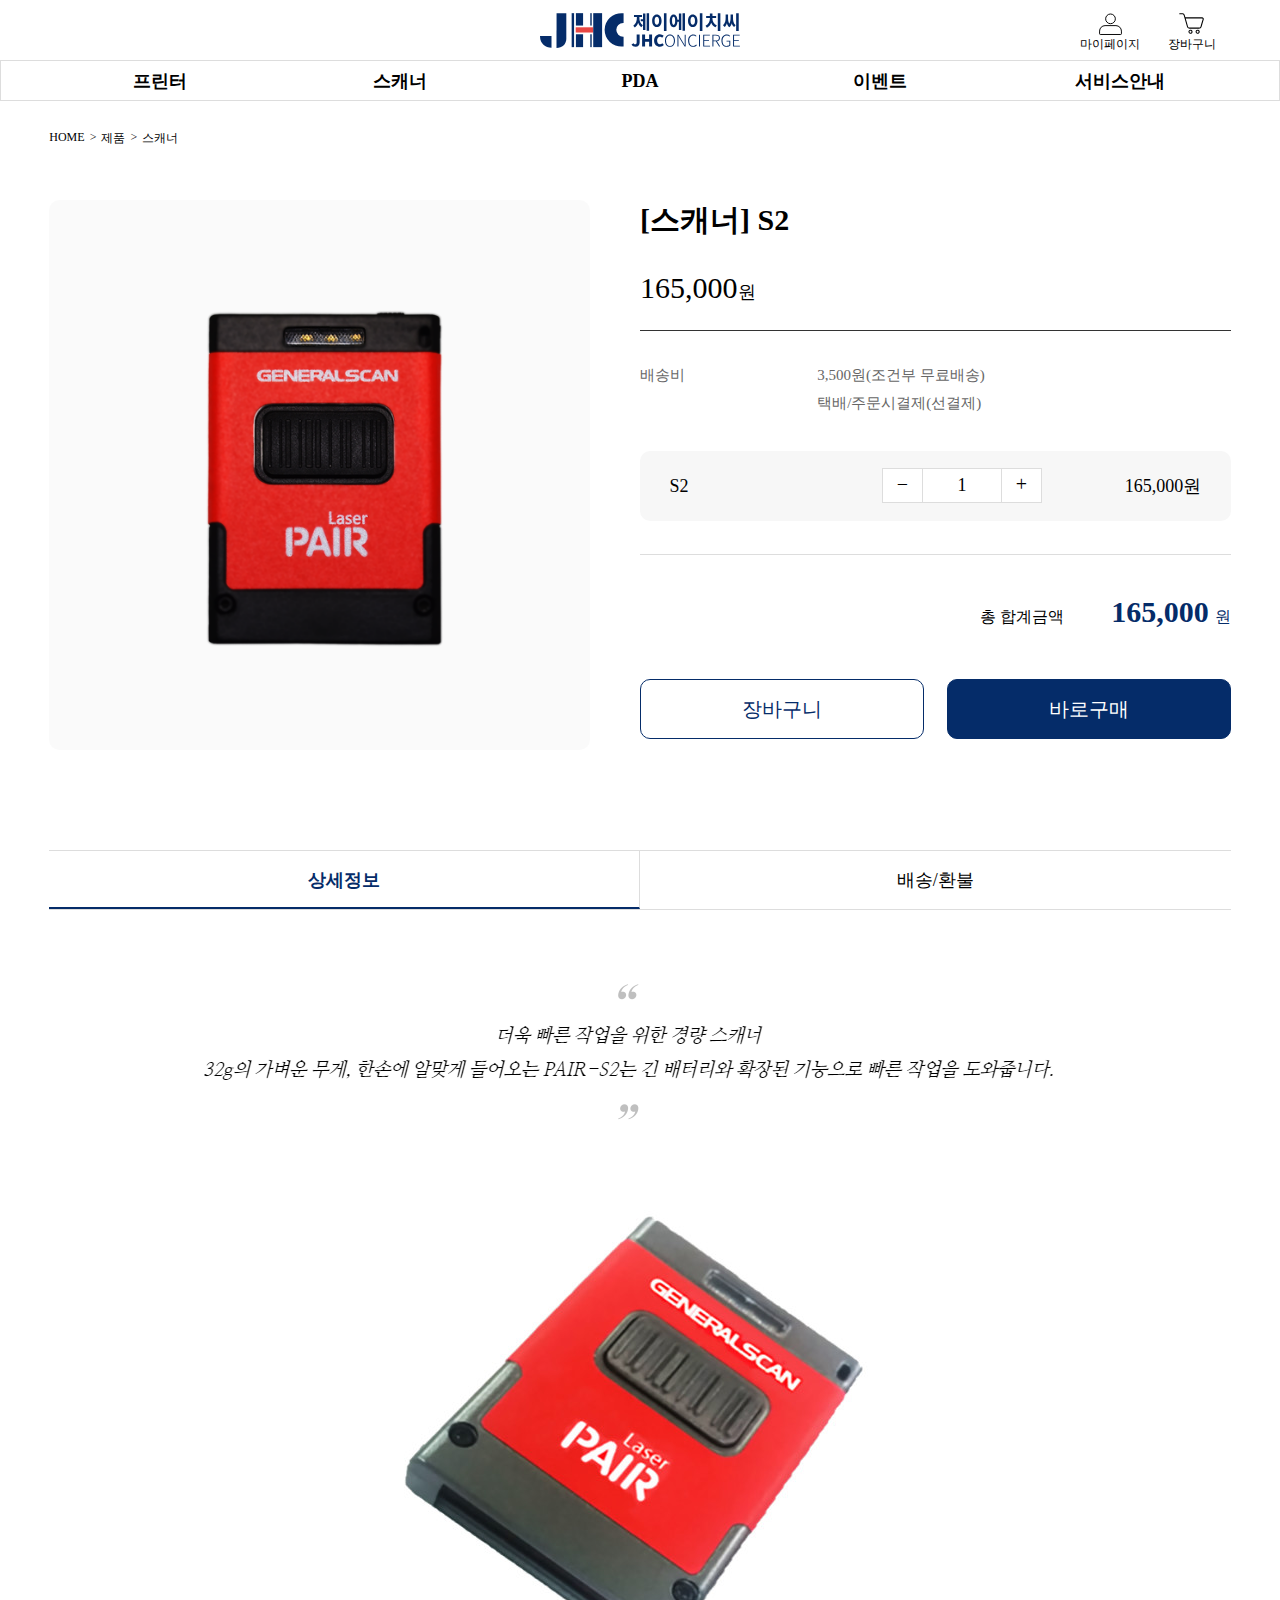
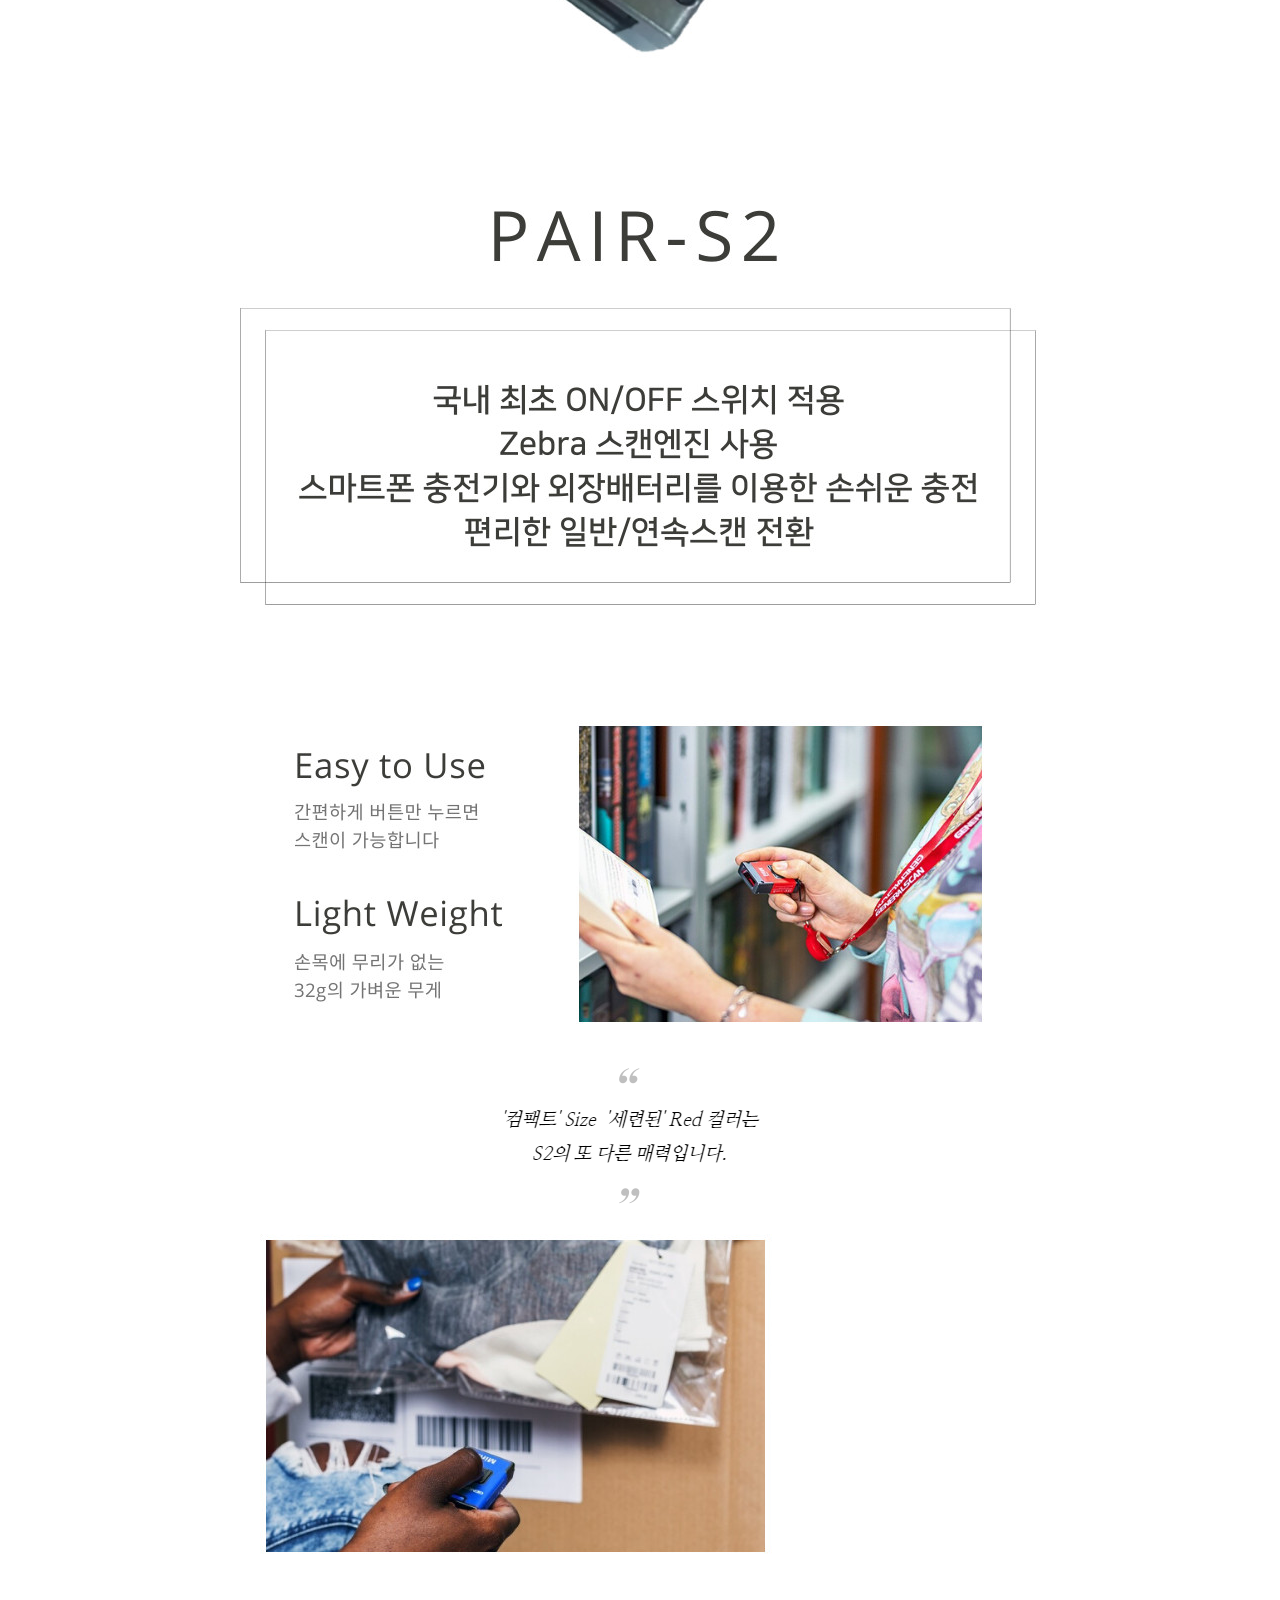
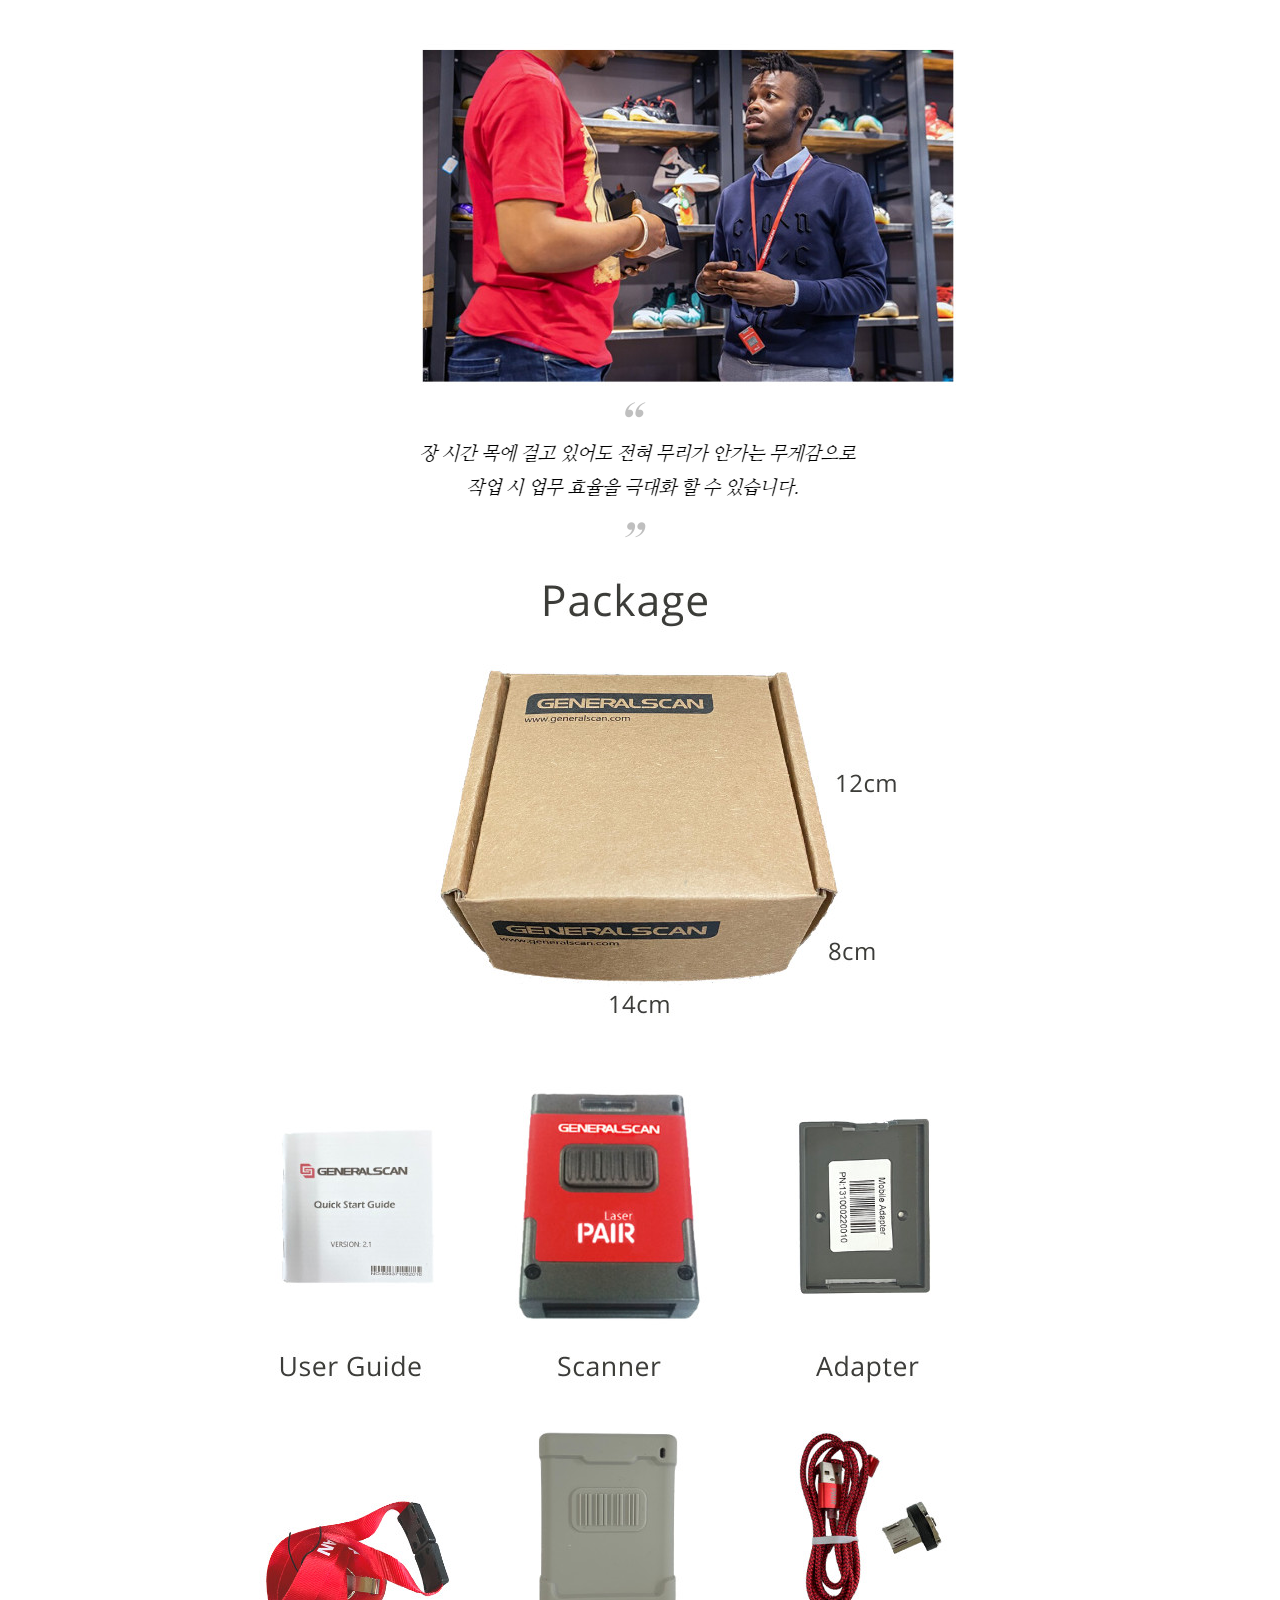
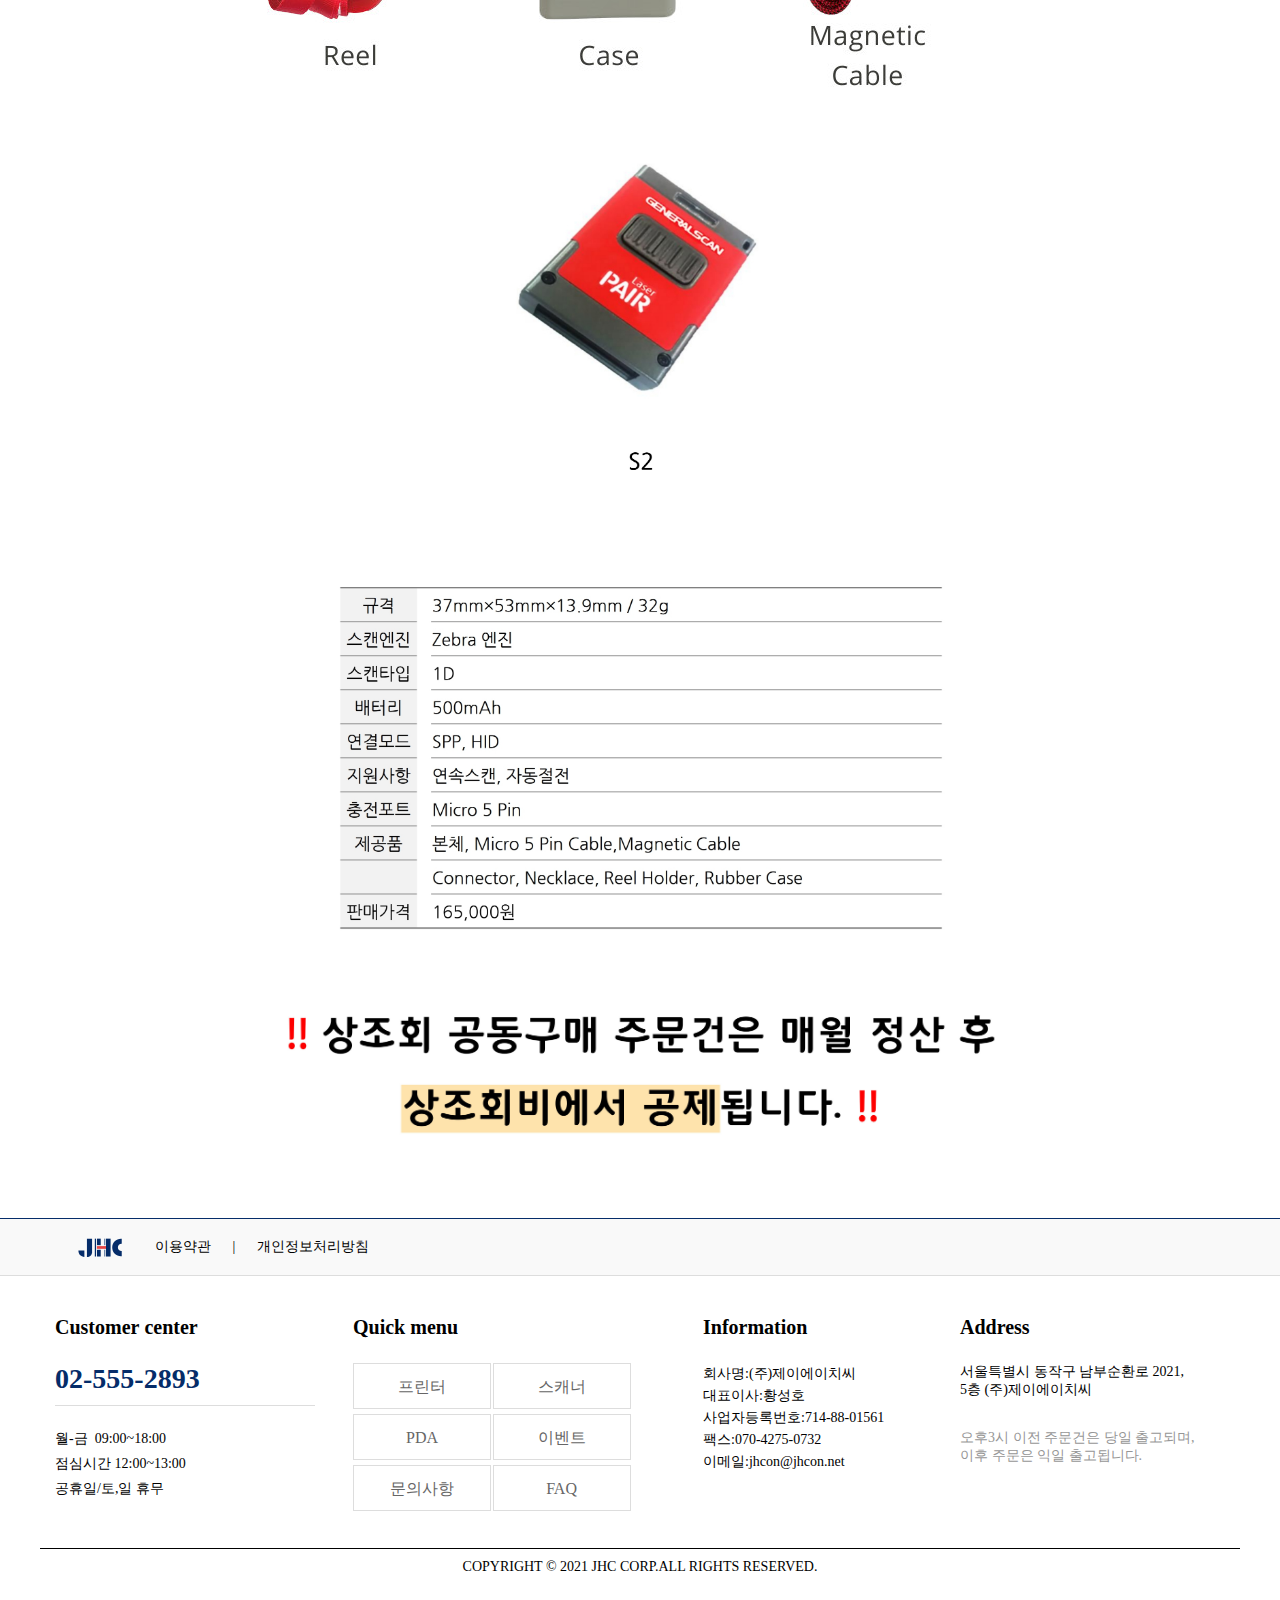
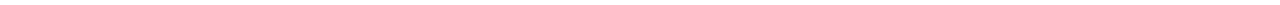
<file: Desktop/mj/JHC/s2.html>
<!DOCTYPE html>
<html lang="ko">
<head>
    <meta charset="UTF-8">
    <meta name="viewport" content="width=device-width, initial-scale=1.0, minimum-scale=1.0, maximum-scale=1.0, user-scalable=no">
    <meta http-equiv="X-UA-Compatible" content="IE=edge" />
    <meta name="keywords" content="블루투스 스캐너, 프린터">
    <meta name="description" content="물류 IT 전문기업 주식회사 제이에이치씨 쇼핑몰입니다.">
    <meta name="title" content="JHCSHOP">
    <meta property="og:keywords" content="블루투스 스캐너, 프린터">
    <meta property="og:description" content="물류 IT 전문기업 주식회사 제이에이치씨 쇼핑몰입니다.">
    <meta property="og:title" content="JHCSHOP">
    <title>JHCONCIERGE</title>
    <link rel="icon" href="images/favicon_32x32_hIK_icon.ico">
    <link rel="stylesheet" type="text/css" href="css/common.css">
    <link rel="stylesheet" type="text/css" href="css/header.css">
    <link rel="stylesheet" type="text/css" href="css/footer.css">
    <link rel="stylesheet" type="text/css" href="css/product.css">
    <script src="js/jquery-3.6.0.min.js"></script>
    <script src="js/main.js"></script>
</head>
<body>
    <div class="wrap">
        <div class="modal"></div>
        <header id="top">
            <div class="headerWrap">
               <div class="headerUp">
                    <h1><a href="index.html"><img src="images/header_JHC_logo.svg" alt="로고"></a></h1>
                    <div class="userMenu">
                        <div class="myPage">
                            <a href="#">
                                <img src="images/icon_user.svg" alt="마이페이지이미지">
                                <span>마이페이지</span>
                            </a>
                        </div><!--//myPage-->
                        <div class="cart">
                            <a href="#">
                                <img src="images/icon_cart.svg" alt="장바구니이미지">
                                <div class="cartNum"></div>
                                <span>장바구니</span>
                            </a>
                        </div><!--//cart-->
                    </div><!--//userMenu-->
                    <button type="button" class="moBtn"><img src="images/toggle.svg" alt="toggle버튼"></button>
                </div><!--//headerUp-->
                <div class="headerDown">
                    <nav>
                        <ul class="gnb">
                          <li><a href="product_print.html">프린터</a></li>  
                          <li><a href="product_scanner.html">스캐너</a></li>  
                          <li><a href="product_pda.html">PDA</a></li>  
                          <li><a href="#">이벤트</a></li>  
                          <li><a href="#">서비스안내</a>
                              <ul class="subGnb">
                                  <li><a href="#">FAQ</a></li>
                                  <li><a href="#">Q&amp;A</a></li>
                              </ul>
                          </li>  
                        </ul>
                    </nav>
                </div><!--//headerDown-->
            </div><!--//headerWrap-->
        </header>
        <div class="conWrap">
            <h2 class="screen_out">S2</h2>
            <div class="location">
                <ul>
                    <li><a href="index.html">HOME</a></li>
                    <li><a href="#">제품</a></li>
                    <li><a href="product_scanner.html">스캐너</a></li>
                </ul>
            </div><!--//location-->
            <div class="conInner">
                <div class="conUpper">
                    <div class="proImg">
                        <img src="images/product_S2.png" alt="S2">
                    </div>
                    <div class="proInfo">
                        <h3>[스캐너] S2</h3>
                        <span>165,000</span><span>원</span>
                        <div class="infoWrap">
                            <p>배송비</p>
                            <p>
                                3,500원(조건부 무료배송)<br>
                                택배/주문시결제(선결제)
                            </p>
                            <div class="infoInner">
                                <div class="name">S2</div>
                                <div class="num">
                                    <button type="button"><span>&minus;</span></button>
                                    <p>1</p>
                                    <button type="button"><span>&#43;</span></button>
                                </div>
                                <div class="price">165,000원</div>
                            </div><!--//infoInner-->
                        </div><!--//infoWrap-->
                        <div class="totalPrice">
                            <span>총 합계금액</span><span>165,000</span><span>원</span>
                        </div>
                        <a href="#">장바구니</a>
                        <a href="#">바로구매</a>
                    </div><!--//proInfo-->
                </div><!--//conUpper-->
                <div class="conBottom">
                    <div class="tab">
                        <input type="radio" name="infoTab" id="detail" checked>
                        <label for="detail">상세정보</label>
                        <input type="radio" name="infoTab" id="delivery">
                        <label for="delivery">배송/환불</label>
                    </div>
                    <div class="detailImg">
                        <img src="images/s2_detail01.png" alt="S2세부이미지">
                        <img src="images/s2_detail02.png" alt="S2세부이미지">
                        <img src="images/s2_detail03.png" alt="S2세부이미지">
                        <img src="images/s2_detail04.png" alt="S2세부이미지">
                        <img src="images/s2_detail05.png" alt="S2세부이미지">
                        <img src="images/s2_detail06.png" alt="S2세부이미지">
                        <img src="images/s2_detail07.png" alt="S2세부이미지">
                        <img src="images/s2_detail08.png" alt="S2세부이미지">
                        <img src="images/s2_detail09.png" alt="S2세부이미지">
                        <img src="images/detailImg_info.jpg" alt="세부이미지">
                    </div>
                </div><!--//conBottom-->
            </div><!--//conInner-->
        </div><!--//conWrap-->
        <footer>
            <div class="logoWrap">
            <img src="images/footer_logo.svg" alt="로고">
            <span><a href="#">이용약관</a></span>
            <span>|</span>
            <span><a href="#">개인정보처리방침</a></span>
        </div>
        <div class="footerInner">
            <div class="fmenu">
                <div class="cust">
                    <h4>Customer&nbsp;center</h4>
                    <div class="tel"><a href="tel:02-555-2893">02-555-2893</a></div>
                    <p>
                        월-금&nbsp;&nbsp;09:00~18:00<br>
                        점심시간&nbsp;12:00~13:00<br>
                        공휴일/토,일 휴무
                    </p>
                </div><!--//cust-->
                <div class="qmenu">
                    <h4>Quick menu</h4>
                    <div class="qmenuInner">
                        <span><a href="product_print.html">프린터</a></span>
                        <span><a href="product_scanner.html">스캐너</a></span>
                        <span><a href="product_pda.html">PDA</a></span>
                        <span><a href="#">이벤트</a></span>
                        <span><a href="#">문의사항</a></span>
                        <span><a href="#">FAQ</a></span>
                    </div>
                </div><!--//qmenu-->
                <div class="finfo">
                    <h4>Information</h4>
                    <p>
                        회사명:(주)제이에이치씨<br>
                        대표이사:황성호<br>
                        사업자등록번호:714-88-01561<br>
                        팩스:070-4275-0732<br>
                        이메일:jhcon@jhcon.net
                    </p>
                </div><!--//finfo-->
                <div class="address">
                    <h4>Address</h4>
                    <p>서울특별시 동작구 남부순환로 2021,<br>5층 (주)제이에이치씨</p>
                    <p>오후3시 이전 주문건은 당일 출고되며,<br>이후 주문은 익일 출고됩니다. </p>
                </div><!--//address-->
            </div><!--//fmenu-->
            <p>COPYRIGHT &copy; 2021 JHC CORP.ALL RIGHTS RESERVED.</p>
        </div>
        <div class="personal_wrap">
            <div class="footer_close"><img src="images/icon_close_white.svg" alt="닫기"></div>
            <div class="personal_popup">
                <div class="personal_title">이용약관</div>
                    <div class="personal_body" id="personal">
                        <h4>&#91;제 1장 총칙&#93;</h4>
                        <div class="personal_con">
                            <h5>제 1조 (목적)</h5>
                            <p>본 약관은 <strong>주식회사 제이에이치씨 (이하 "회사"라 한다)</strong>가 회사 홈페이지(이하 "홈페이지"라 한다)를 통해 제공하는 모든 인터넷 정보 서비스(이하 "서비스"라 한다)를 이용함에 있어서 "회사"와 정보이용자 간의 권리&middot;의무 및 책임사항을 규정함으로써 고객의 권익을 보호함을 목적으로 합니다.</p>
                        </div>
                        <div class="personal_con">
                            <h5>제 2조 (정의)</h5>
                            <p>&#9312; 이용자란 홈페이지에 접속하여 이 약관에 따라 "회사"가 제공하는 서비스를 받는 고객을 말합니다.</p>
                            <p>&#9313; 고객이라 함은 홈페이지에 개인이나 회사의 정보를 제공하여 문의등록을 하거나, "회사"에게 제품구매를 진행한 개인이나 회사로서, "회사"의 정보를 지속적으로 이용할 수 있는 자나 회사를 말합니다.</p>
                        </div>
                        <div class="personal_con">
                            <h5>제 3조 (약관의 효력과 개정)</h5>
                            <p>&#9312; 이 약관은 이용자에게 공시함으로써 효력이 발생됩니다.</p>
                            <p>&#9313; "회사" 은(는) 이 약관의 내용을 이용자가 알 수 있도록 "홈페이지"에 게시합니다.</p>
                            <p>&#9314; 약관 변경 시 고지기간
                                <span>약관의 변경 시 개정 약관 적용일 전 최소 7일부터 회원에게 이를 고지해야 하고, 만일 약관의 변경이 소비자에게 불리한 경우에는 개정 약관 적용일 전 최소 30일부터 회원에게 이를 고지합니다.</span>
                            </p>
                        </div>

                        <h4>&#91;제 2장 JHC와 이용자의 의무사항&#93;</h4>
                        <div class="personal_con">
                            <h5>제 4조 (JHC의 의무)</h5>
                            <p>&#9312; "회사" 은(는) 이 약관이 정하는 바에 따라 지속적이고, 안정적으로 서비스를 제공하는 데 최선을 다해야 합니다.</p>
                            <p>&#9313; "회사" 은(는) 회원의 정보가 분실 &middot; 도난 &middot; 변조 &middot; 누출 또는 훼손되지 않도록 보안 및 안정성 확보에 필요한 조치를 취해야 합니다.</p>
                            <p>&#9314; "회사" 은(는) 이용자가 원하지 않는 영리 목적의 광고성 전자 우편을 발송하지 않습니다.</p>
                        </div>
                        <div class="personal_con">
                            <h5>제 5조(재화 등의 공급)</h5>
                            <p>&#9312; "회사" 은(는) 이용자와 재화 등의 공급시기에 관하여 별도의 약정이 없는 이상, 이용자가 청약을 한 날부터 7일 이내에 재화 등을 배송할 수 있도록 주문제작, 포장 등 기타의 필요한 조치를 취합니다. 다만, "회사"가 이미 재화 등의 대금의 전부 또는 일부를 받은 경우에는 대금의 전부 또는 일부를 받은 날부터 3영업일 이내에 조치를 취합니다. 이때 "회사" 은(는) 이용자가 재화 등의 공급 절차 및 진행 사항을 확인할 수 있도록 적절한 조치를 합니다.</p>
                            <p>&#9313; "회사" 은(는) 이용자가 구매한 재화에 대해 배송수단, 수단별 배송비용 부담자, 수단별 배송기간 등을 명시합니다. 만약 "회사"가 약정 배송기간을 초과한 경우에는 그로 인한 이용자의 손해를 배상하여야 합니다. 다만 "회사"가 고의, 과실이 없음을 입증한 경우에는 그러하지 아니합니다.</p>
                        </div>
                        <div class="personal_con">
                            <h5>제 6조(청약철회 등)</h5>
                            <p>&#9312; "회사"와 재화등의 구매에 관한 계약을 체결한 이용자는 &#12300;전자상거래 등에서의 소비자보호에 관한 법률&#12301; 제13조 제2항에 따른 계약내용에 관한 서면을 받은 날(그 서면을 받은 때보다 재화 등의 공급이 늦게 이루어진 경우에는 재화 등을 공급받거나 재화 등의 공급이 시작된 날을 말합니다)부터 7일 이내에는 청약의 철회를 할 수 있습니다. 다만, 청약철회에 관하여 &#12300;전자상거래 등에서의 소비자보호에 관한 법률&#12301;에 달리 정함이 있는 경우에는 동 법 규정에 따릅니다.</p>
                            <p>&#9313; 이용자는 재화 등을 배송 받은 경우 다음 각 호의 1에 해당하는 경우에는 반품 및 교환을 할 수 없습니다.</p>
                            <ul>
                                <li>이용자에게 책임 있는 사유로 재화 등이 멸실 또는 훼손된 경우(다만, 재화 등의 내용을 확인하기 위하여 포장 등을 훼손한 경우에는 청약철회를 할 수 있습니다)</li>
                                <li>이용자의 사용 또는 일부 소비에 의하여 재화 등의 가치가 현저히 감소한 경우</li>
                                <li>시간의 경과에 의하여 재판매가 곤란할 정도로 재화등의 가치가 현저히 감소한 경우</li>
                                <li>같은 성능을 지닌 재화 등으로 복제가 가능한 경우 그 원본인 재화 등의 포장을 훼손한 경우</li>
                            </ul>
                            <p>&#9314; "회사"가 사전에 청약철회 등이 제한되는 사실을 소비자가 쉽게 알 수 있는 곳에 명기하거나 사용상품을 제공하는 등의 조치를 하지 않았다면 이용자의 청약철회 등이 제한되지 않습니다.</p>
                            <p>&#9315; 이용자는 규정에 불구하고 재화 등의 내용이 표시·광고 내용과 다르거나 계약내용과 다르게 이행된 때에는 당해 재화 등을 공급받은 날부터 3월 이내, 그 사실을 안 날 또는 알 수 있었던 날부터 15일 이내에 청약철회 등을 할 수 있습니다.</p>
                        </div>
                        <div class="personal_con">
                            <h5>제 7조(청약철회 등의 효과)</h5>
                            <p>&#9312; "회사" 은(는) 이용자로부터 재화 등을 반환받은 경우 3영업일 이내에 이미 지급받은 재화 등의 대금을 환급합니다. 이 경우 "회사"가 이용자에게 재화등의 환급을 지연한때에는 그 지연기간에 대하여 &#12300;전자상거래 등에서의 소비자보호에 관한 법률 시행령&#12301;제21조의2에서 정하는 지연이자율을 곱하여 산정한 지연이자를 지급합니다.</p>
                            <p>&#9313; "회사" 은(는) 위 대금을 환급함에 있어서 이용자가 신용카드 또는 전자화폐 등의 결제수단으로 재화 등의 대금을 지급한 때에는 지체 없이 당해 결제수단을 제공한 사업자로 하여금 재화 등의 대금의 청구를 정지 또는 취소하도록 요청합니다.</p>
                            <p>&#9314; 청약철회 등의 경우 공급받은 재화 등의 반환에 필요한 비용은 이용자가 부담합니다. "회사"은 이용자에게 청약철회 등을 이유로 위약금 또는 손해배상을 청구하지 않습니다. 다만 재화 등의 내용이 표시&middot;광고 내용과 다르거나 계약내용과 다르게 이행되어 청약철회 등을 하는 경우 재화 등의 반환에 필요한 비용은 "회사"가 부담합니다.</p>
                            <p>&#9315; 이용자가 재화 등을 제공받을 때 발송비를 부담한 경우에 "회사" 은(는) 청약철회 시 그 비용을 누가 부담하는지를 이용자가 알기 쉽도록 명확하게 표시합니다.</p>
                        </div>
                        <div class="personal_con">
                            <h5>제 8조(환급)</h5>
                            <p>"회사" 은(는) 이용자가 구매 신청한 재화 등이 품절 등의 사유로 인도 또는 제공을 할 수 없을 때에는 지체 없이 그 사유를 이용자에게 통지하고 사전에 재화 등의 대금을 받은 경우에는 대금을 받은 날부터 3영업일 이내에 환급하거나 환급에 필요한 조치를 취합니다.</p>
                        </div>

                        <h4>&#91;제 3장 기타&#93;</h4>
                        <div class="personal_con">
                            <h5>제 9조 (약관 외 준칙)</h5>
                            <p>이 약관에 명시되지 않은 사항은 관련법의 규정에 의합니다.</p>
                        </div>
                        <div class="personal_con">
                            <h5>제 10조 (분쟁해결)</h5>
                            <p>&#9312; "회사" 은(는) 이용자로부터 제출되는 불만사항 및 의견을 우선적으로 처리합니다. 단, 처리가 곤란한 경우에는 이용자에게 그 사유와 처리 일정을 지체없이 통보합니다.</p>
                            <p>&#9313; "회사"와 이용자간에 발생한 분쟁은 관련법에 의한 조정에 따를 수 있습니다.</p>
                            <p>&#9314; "회사" 은(는) &#12300;전자상거래 등에서의 소비자보호에 관한 법률&#12301;, &#12300;약관의 규제에 관한 법률&#12301;, &#12300;전자문서 및 전자거래기본법&#12301;, &#12300;전자금융거래법&#12301;, &#12300;전자서명법&#12301;, &#12300;정보통신망 이용촉진 및 정보보호 등에 관한 법률&#12301;, &#12300;방문판매 등에 관한 법률&#12301;, &#12300;소비자기본법&#12301; 등 관련 법을 위배하지 않는 범위에서 이 약관을 개정할 수 있습니다.</p>
                        </div>
                        <div class="personal_con">
                            <h5>제 11조 (저작권의 귀속 및 이용 제한)</h5>
                            <p>&#9312; "회사"와 이용자간에 발생한 분재에 관한 소송은 서울중앙지방법원에 제기할 수 있습니다.</p>
                            <p>&#9313; 이용자는 홈페이지를 이용함으로써 얻은 정보를 "회사"의 사전 승낙 없이 복제, 송신, 출판, 배포, 방송 기타 방법에 의하여 영리목적으로 이용하거나 제3자에게 이용하게 하여서는 안됩니다.</p>
                            <p>&#9314; "회사"와 이용자간에 발생한 분재에 관한 소송은 서울 지방법원에 제기할 수 있습니다.</p>
                            <p>&#9315; "회사"와 이용자간에 제기된 소송에는 대한민국법을 적용합니다.</p>
                        </div>
                    </div><!--//agreement_body-->
                </div><!--//personal_popup-->
            </div><!--//personal_wrap-->

            <div class="agreement_wrap">
                <div class="footer_close"><img src="images/icon_close_white.svg" alt="닫기"></div>
                <div class="agreement_popup">
                    <div class="agreement_title">개인정보 처리방침</div>
                    <div class="agreement_body" id="agreement">
                        <p><strong>주식회사 제이에이치씨 (이하 “회사”라 한다)</strong>은(는) &#12300;개인정보 보호법&#12301; 제30조에 따라 정보주체의 개인정보를 보호하고 이와 관련한 고충을 신속하고 원활하게 처리할 수 있도록 하기 위하여 다음과 같이 개인정보 처리방침을 수립&middot;공개합니다.<br><span>&#9675; 이 개인정보처리방침은 2021년 9월 1부터 적용됩니다.</span></p>

                    <div class="agreement_con">
                        <h4>제 1조(개인정보의 처리 목적)</h4>
                        <p><strong>"회사"는 다음의 목적을 위하여 개인정보를 처리합니다. 처리하고 있는 개인정보는 다음의 목적 이외의 용도로는 이용되지 않으며 이용 목적이 변경되는 경우에는 &#12300;개인정보 보호법&#12301; 제18조에 따라 별도의 동의를 받는 등 필요한 조치를 이행할 예정입니다.</strong></p>
                        <ol class="agreement_first">
                            <li>홈페이지 회원가입 및 관리
                                <p>회원제 서비스 제공에 따른 본인 식별&middot;인증, 고충처리 목적으로 개인정보를 처리합니다.</p>
                            </li>
                            <li>민원사무 처리
                                <p>민원인의 신원 확인, 민원사항 확인, 사실조사를 위한 연락&middot;통지, 처리결과 통보 목적으로 개인정보를 처리합니다.</p>
                            </li>
                            <li>재화 또는 서비스 제공
                                <p>물품배송, 맞춤서비스 제공을 목적으로 개인정보를 처리합니다.</p>
                            </li>
                        </ol>
                    </div>
                    <div class="agreement_con">
                        <h4>제 2조(개인정보의 처리 및 보유 기간)</h4>
                        <p>&#9312; "회사" 은(는) 법령에 따른 개인정보 보유&middot;이용기간 또는 정보주체로부터 개인정보를 수집 시에 동의받은 개인정보 보유&middot;이용기간 내에서 개인정보를 처리&middot;보유합니다.</p>
                        <p>&#9313; 각각의 개인정보 처리 및 보유 기간은 다음과 같습니다.</p>
                        <p>
                            <span>1. &lt;민원사무 처리&gt;</span>
                                    &lt;민원사무 처리&gt;와 관련한 개인정보는 수집&middot;이용에 관한 동의일로부터 &lt;지체없이 파기&gt;까지 위 이용목적을 위하여 보유&middot;이용됩니다.<br>
                                    보유근거 : 서비스 안내를 위한 개인정보 보유<br>
                                    관련법령 : 소비자의 불만 또는 분쟁처리에 관한 기록 : 3년<br>
                        </p>
                    </div>
                    <div class="agreement_con">
                        <h4>제 3조(정보주체와 법정대리인의 권리&middot;의무 및 그 행사방법)</h4>
                        <ul class="agreement_third">
                            <li>&#9312; 정보주체는 "회사"에 대해 언제든지 개인정보 열람&middot;정정&middot;삭제&middot;처리정지 요구 등의 권리를 행사할 수 있습니다.</li>
                            <li>&#9313; 제1항에 따른 권리 행사는"회사"에 대해 &#12300;개인정보 보호법&#12301; 시행령 제41조제1항에 따라 서면, 전자우편, 모사전송(FAX) 등을 통하여 하실 수 있으며 "회사"은(는) 이에 대해 지체 없이 조치하겠습니다.</li>
                            <li>&#9314; 제1항에 따른 권리 행사는 정보주체의 법정대리인이나 위임을 받은 자 등 대리인을 통하여 하실 수 있습니다. 이 경우 &ldquo;개인정보 처리 방법에 관한 고시(제2020-7호)&rdquo; 별지 제11호 서식에 따른 위임장을 제출하셔야 합니다.</li>
                            <li>&#9315; 개인정보 열람 및 처리정지 요구는 &#12300;개인정보 보호법&#12301; 제35조 제4항, 제37조 제2항에 의하여 정보주체의 권리가 제한 될 수 있습니다.</li>
                            <li>&#9316; 개인정보의 정정 및 삭제 요구는 다른 법령에서 그 개인정보가 수집 대상으로 명시되어 있는 경우에는 그 삭제를 요구할 수 없습니다.</li>
                            <li>&#9317; "회사"은(는) 정보주체 권리에 따른 열람의 요구, 정정&middot;삭제의 요구, 처리정지의 요구 시 열람 등 요구를 한 자가 본인이거나 정당한 대리인인지를 확인합니다.</li>
                        </ul>
                    </div>
                    <div class="agreement_con">
                        <h4>제 4조(개인정보의 파기)</h4>
                        <ul class="agreement_four">
                            <li>&#9312; "회사" 은(는) 개인정보 보유기간의 경과, 처리목적 달성 등 개인정보가 불필요하게 되었을 때에는 지체없이 해당 개인정보를 파기합니다.</li>
                            <li>&#9313; 정보주체로부터 동의받은 개인정보 보유기간이 경과하거나 처리목적이 달성되었음에도 불구하고 다른 법령에 따라 개인정보를 계속 보존하여야 하는 경우에는, 해당 개인정보를 별도의 데이터베이스(DB)로 옮기거나 보관장소를 달리하여 보존합니다.</li>
                            <li>&#9314; 개인정보 파기의 절차 및 방법은 다음과 같습니다.
                                <ul>
                                    <li>파기절차
                                        <p>"회사" 은(는) 파기 사유가 발생한 개인정보를 선정하고, "회사" 의 개인정보 보호책임자의 승인을 받아 개인정보를 파기합니다.</p>
                                    </li>
                                    <li>파기방법
                                        <p>전자적 파일 형태의 정보는 기록을 재생할 수 없는 기술적 방법을 사용합니다</p>
                                    </li>
                                </ul>
                            </li>
                        </ul>
                    </div>
                    <div class="agreement_con">
                        <h4>제 5조(개인정보의 안전성 확보 조치)</h4>
                        <p><strong>"회사" 은(는) 개인정보의 안전성 확보를 위해 다음과 같은 조치를 취하고 있습니다.</strong></p>
                        <ul class="agreement_five">
                            <li>개인정보 취급 직원의 최소화 및 교육
                                <p>개인정보를 취급하는 직원을 지정하고 담당자에 한정시켜 최소화 하여 개인정보를 관리하는 대책을 시행하고 있습니다.</p>
                            </li>
                            <li>접속기록의 보관 및 위변조 방지
                                <p>개인정보처리시스템에 접속한 기록을 최소 1년 이상 보관, 관리하고 있으며, 다만, 5만명 이상의 정보주체에 관하여 개인정보를 추가하거나, 고유식별정보 또는 민감정보를 처리하는 경우에는 2년이상 보관, 관리하고 있습니다. 또한, 접속기록이 위변조 및 도난, 분실되지 않도록 보안기능을 사용하고 있습니다.</p>
                            </li>
                        </ul>
                    </div>
                    <div class="agreement_con">
                        <h4>제 6조(개인정보 자동 수집 장치의 설치&middot;운영 및 거부에 관한 사항)</h4>
                        <p>"회사" 은(는) 정보주체의 이용정보를 저장하고 수시로 불러오는 ‘쿠키(cookie)’를 사용하지 않습니다.</p>
                    </div>
                    <div class="agreement_con">
                        <h4>제 7조 (개인정보 보호책임자)</h4>
                        <ul>
                            <li>
                                <p>&#9312; "회사" 은(는) 개인정보 처리에 관한 업무를 총괄해서 책임지고, 개인정보 처리와 관련한 정보주체의 불만처리 및 피해구제 등을 위하여 아래와 같이 개인정보 보호책임자를 지정하고 있습니다.</p>
                                <div>
                                    <ul>
                                        <li>&#9654; 개인정보 보호책임자</li>
                                        <li>성명 : 조신동</li>
                                        <li>직책 : 영업기획팀</li>
                                        <li>직급 : 과장</li>
                                        <li>연락처 :02-555-2893, jhcon@jhcon.net</li>
                                    </ul>
                                    <p>&#8251; 개인정보 보호 담당부서로 연결됩니다.</p>
                                    <ul>
                                        <li>&#9654; 개인정보 보호 담당부서</li>
                                        <li>성명 : 조신동</li>
                                        <li>직책 : 영업기획팀</li>
                                        <li>직급 : 과장</li>
                                        <li>연락처 :02-555-2893</li>
                                    </ul>
                                </div>
                            </li>
                            <li>
                                <p>&#9313; 정보주체께서는 "회사" 의 서비스(또는 사업)을 이용하시면서 발생한 모든 개인정보 보호 관련 문의, 불만처리, 피해구제 등에 관한 사항을 개인정보 보호책임자 및 담당부서로 문의하실 수 있습니다. "회사" 은(는) 정보주체의 문의에 대해 지체 없이 답변 및 처리해드릴 것입니다
                                </p>
                            </li>
                        </ul>
                    </div>
                    <div class="agreement_con">
                        <h4>제 8조(권익침해 구제방법)</h4>
                        <p>정보주체는 개인정보침해로 인한 구제를 받기 위하여 개인정보분쟁조정위원회, 한국인터넷진흥원 개인정보침해신고센터 등에 분쟁해결이나 상담 등을 신청할 수 있습니다. 이 밖에 기타 개인정보침해의 신고, 상담에 대하여는 아래의 기관에 문의하시기 바랍니다.</p>
                        <ul class="agreement_eight">
                            <li>개인정보분쟁조정위원회 : (국번없이) 1833-6972 (www.kopico.go.kr)</li>
                            <li>개인정보침해신고센터 : (국번없이) 118 (privacy.kisa.or.kr)</li>
                            <li>대검찰청 : (국번없이) 1301 (www.spo.go.kr)</li>
                            <li>경찰청 : (국번없이) 182 (cyberbureau.police.go.kr)</li>
                        </ul>
                        <p>&#12300;개인정보 보호법&#12301;제35조(개인정보의 열람), 제36조(개인정보의 정정&middot;삭제), 제37조(개인정보의 처리정지 등)의 규정에 의한 요구에 대 하여 공공기관의 장이 행한 처분 또는 부작위로 인하여 권리 또는 이익의 침해를 받은 자는 행정심판법이 정하는 바에 따라 행정심판을 청구할 수 있습니다.</p>
                        <p>&#8251; 행정심판에 대해 자세한 사항은 중앙행정심판위원회(www.simpan.go.kr) 홈페이지를 참고하시기 바랍니다.</p>
                        </div>
                        <div class="agreement_con">
                            <h4>제 9조(개인정보 처리방침 변경)</h4>
                            <p>&#9312; 이 개인정보처리방침은 2021년 9월 1부터 적용됩니다.</p>
                        </div>
                    </div><!--//agreement_body-->
                </div><!--//agreement_popup-->
            </div><!--//agreement_wrap-->    
        </footer>
        <a id="toTop" href="#">TOP</a>
    </div>
</body>
</html>
</file>
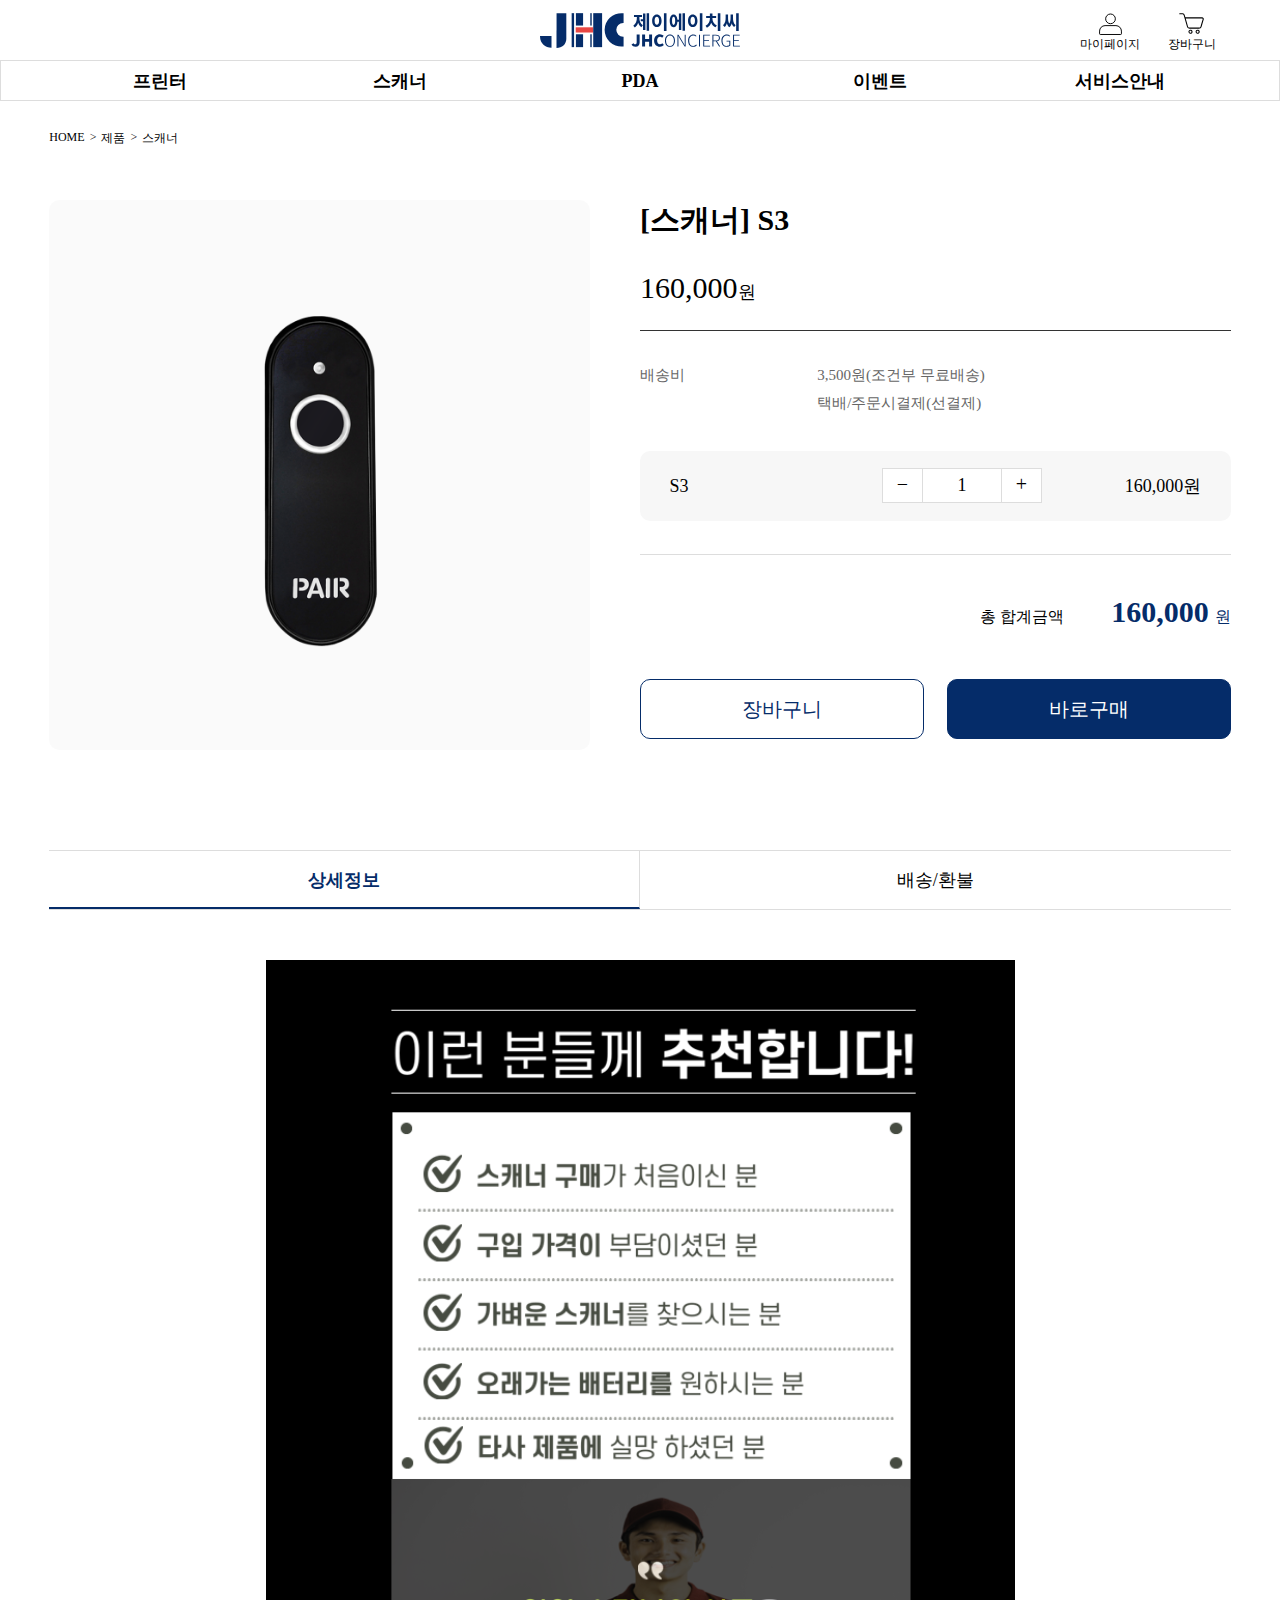
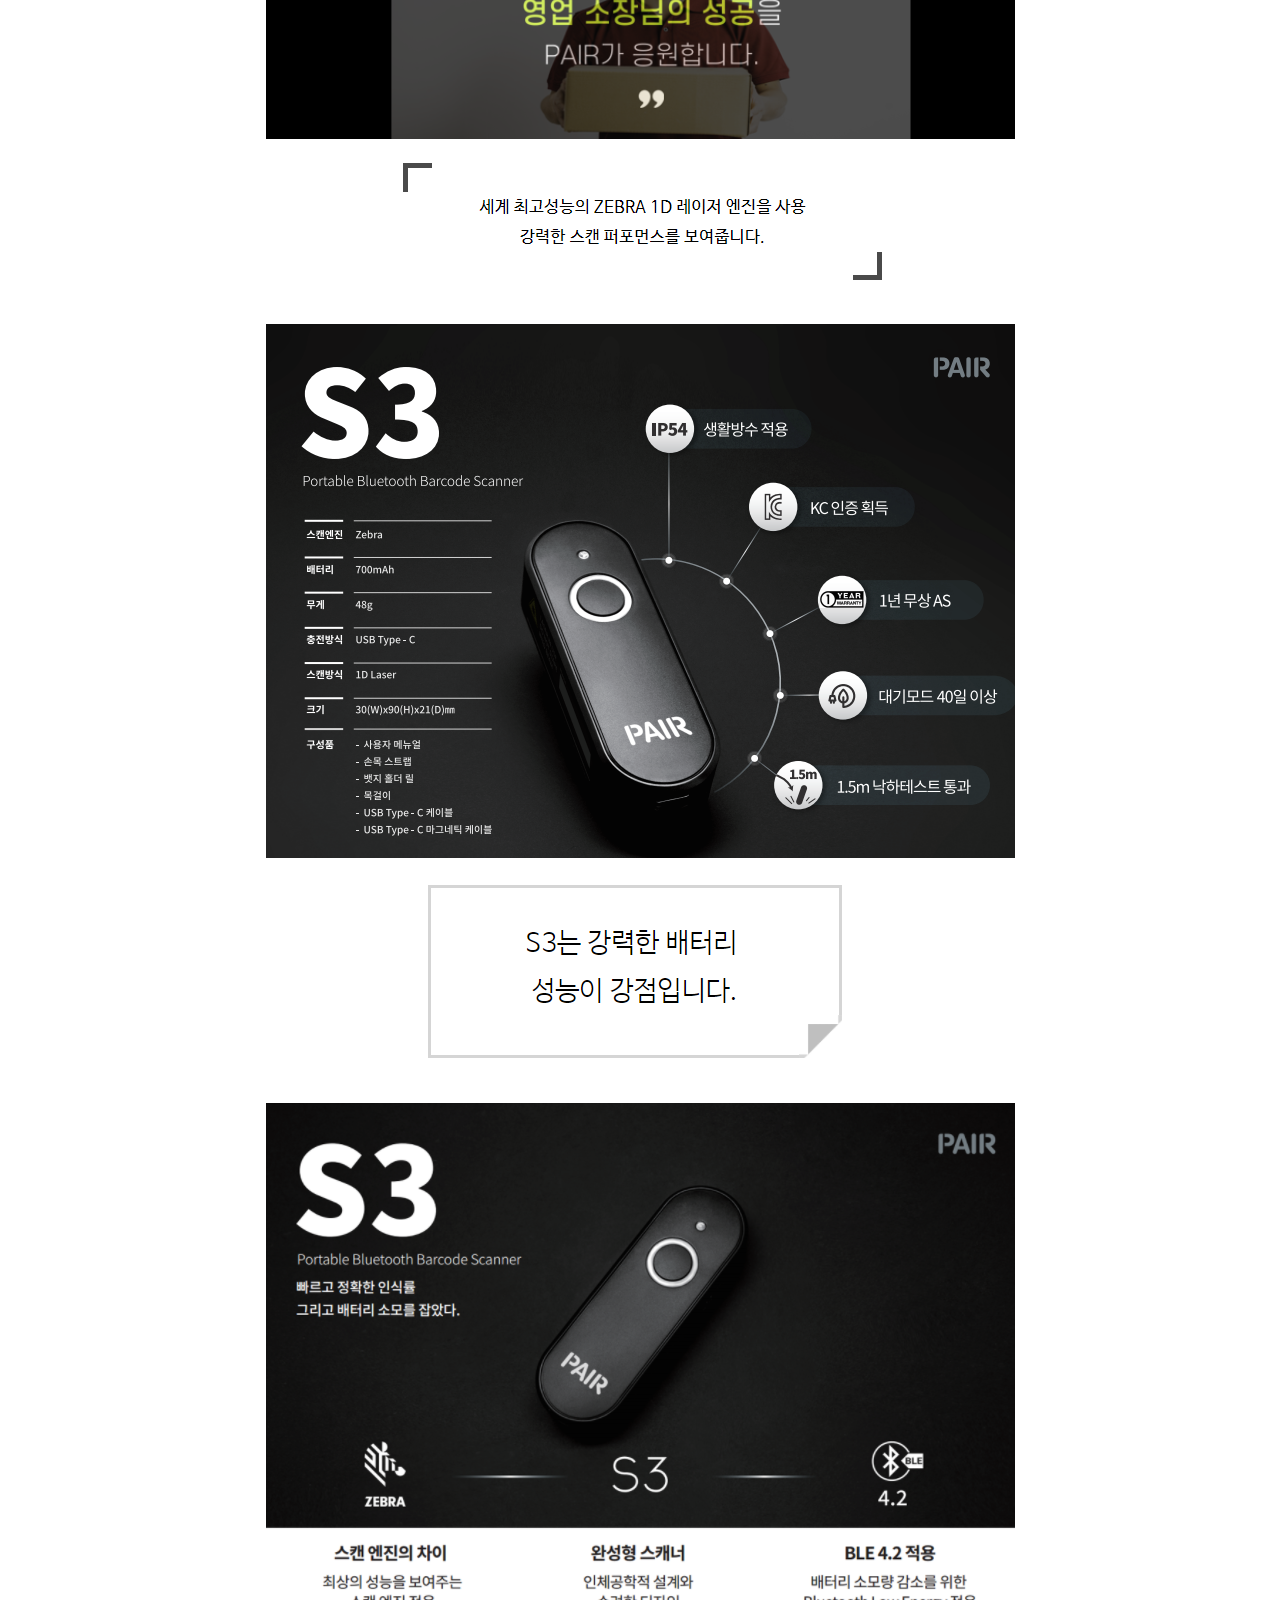
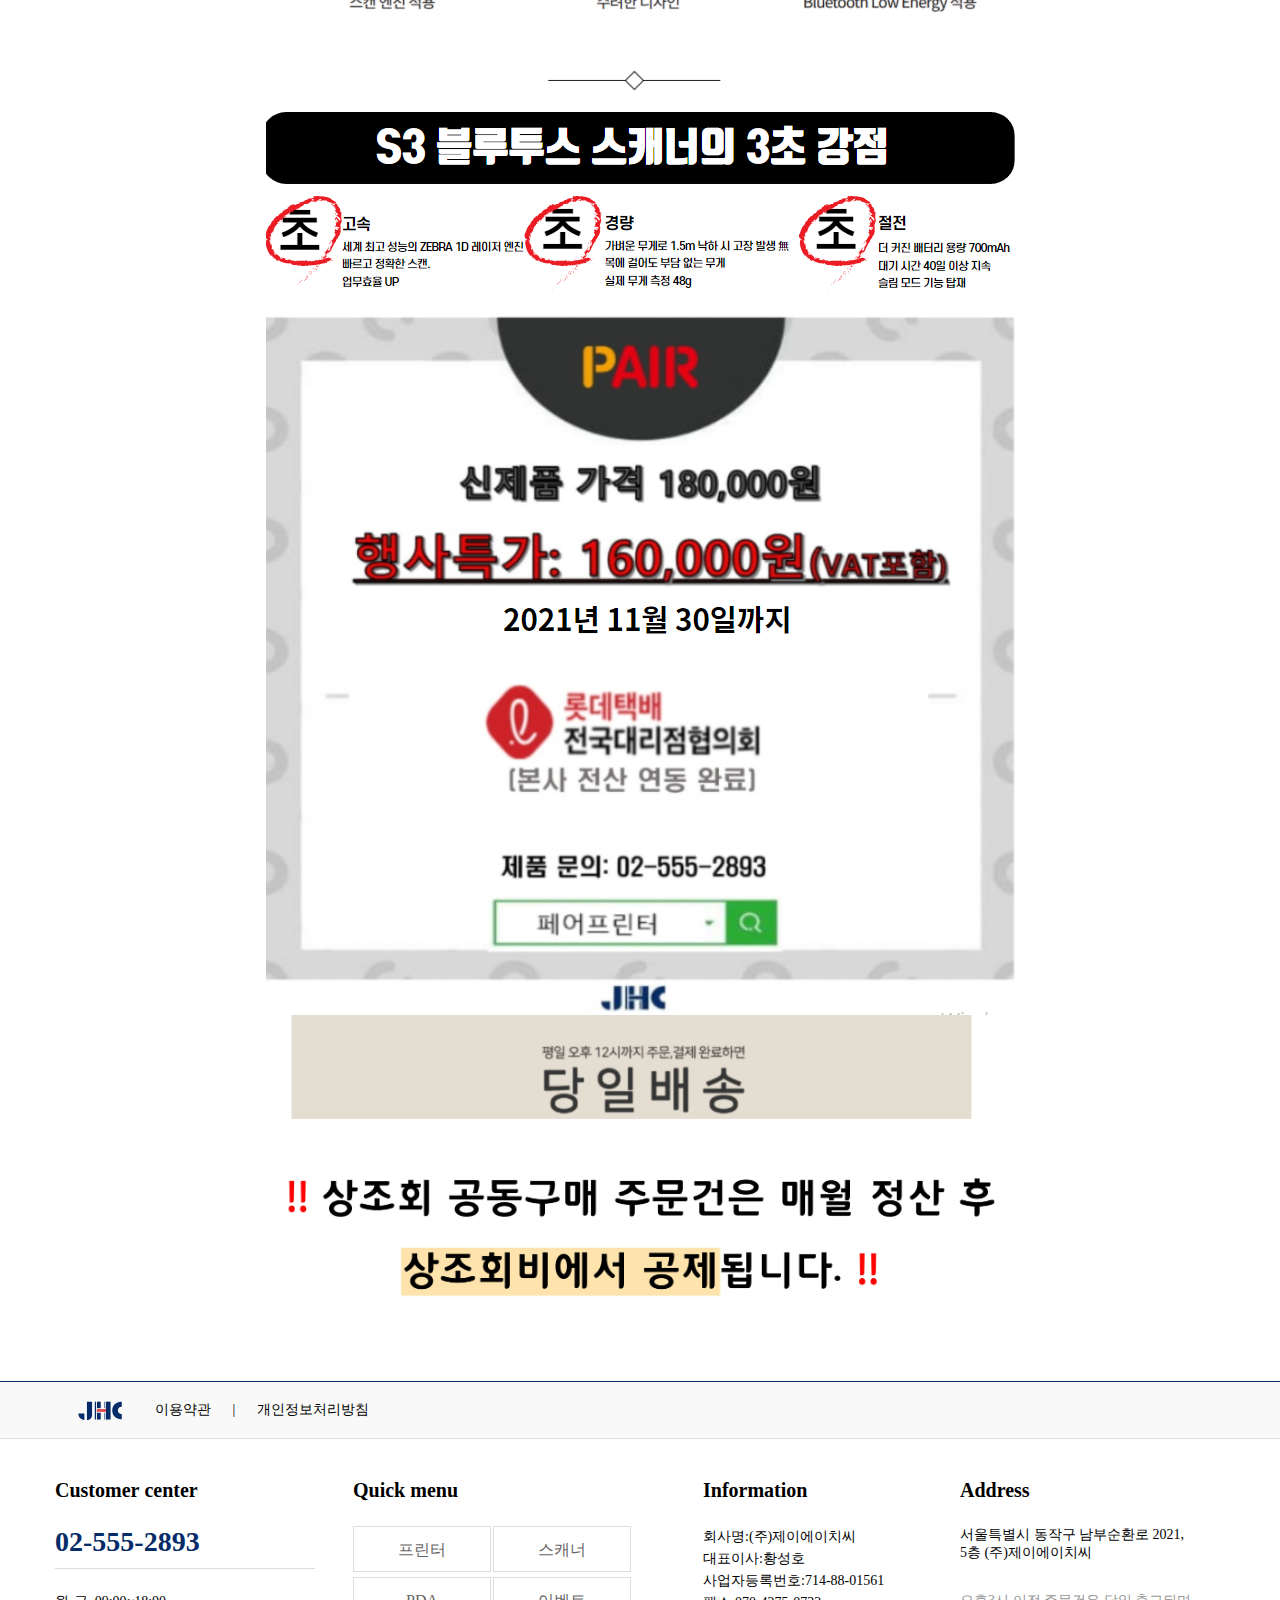
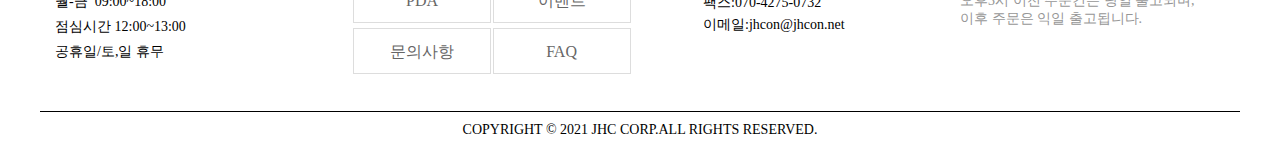
<file: Desktop/mj/JHC/s3.html>
<!DOCTYPE html>
<html lang="ko">
<head>
    <meta charset="UTF-8">
     <meta name="viewport" content="width=device-width, initial-scale=1.0, minimum-scale=1.0, maximum-scale=1.0, user-scalable=no">
     <meta http-equiv="X-UA-Compatible" content="IE=edge" />
     <meta name="keywords" content="블루투스 스캐너, 프린터">
     <meta name="description" content="물류 IT 전문기업 주식회사 제이에이치씨 쇼핑몰입니다.">
     <meta name="title" content="JHCSHOP">
     <meta property="og:keywords" content="블루투스 스캐너, 프린터">
     <meta property="og:description" content="물류 IT 전문기업 주식회사 제이에이치씨 쇼핑몰입니다.">
     <meta property="og:title" content="JHCSHOP">
    <title>JHCONCIERGE</title>
    <link rel="icon" href="images/favicon_32x32_hIK_icon.ico">
    <link rel="stylesheet" type="text/css" href="css/common.css">
    <link rel="stylesheet" type="text/css" href="css/header.css">
    <link rel="stylesheet" type="text/css" href="css/footer.css">
    <link rel="stylesheet" type="text/css" href="css/product.css">
    <script src="js/jquery-3.6.0.min.js"></script>
    <script src="js/main.js"></script>
</head>
<body>
    <div class="wrap">
        <div class="modal"></div>
        <header id="top">
            <div class="headerWrap">
               <div class="headerUp">
                    <h1><a href="index.html"><img src="images/header_JHC_logo.svg" alt="로고"></a></h1>
                    <div class="userMenu">
                        <div class="myPage">
                            <a href="#">
                                <img src="images/icon_user.svg" alt="마이페이지이미지">
                                <span>마이페이지</span>
                            </a>
                        </div><!--//myPage-->
                        <div class="cart">
                            <a href="#">
                                <img src="images/icon_cart.svg" alt="장바구니이미지">
                                <div class="cartNum"></div>
                                <span>장바구니</span>
                            </a>
                        </div><!--//cart-->
                    </div><!--//userMenu-->
                    <button type="button" class="moBtn"><img src="images/toggle.svg" alt="toggle버튼"></button>
                </div><!--//headerUp-->
                <div class="headerDown">
                    <nav>
                        <ul class="gnb">
                          <li><a href="product_print.html">프린터</a></li>  
                          <li><a href="product_scanner.html">스캐너</a></li>  
                          <li><a href="product_pda.html">PDA</a></li>  
                          <li><a href="#">이벤트</a></li>  
                          <li><a href="#">서비스안내</a>
                              <ul class="subGnb">
                                  <li><a href="#">FAQ</a></li>
                                  <li><a href="#">Q&amp;A</a></li>
                              </ul>
                          </li>  
                        </ul>
                    </nav>
                </div><!--//headerDown-->
            </div><!--//headerWrap-->
        </header>
        <div class="conWrap">
           <h2 class="screen_out">S3</h2>
            <div class="location">
                <ul>
                    <li><a href="index.html">HOME</a></li>
                    <li><a href="#">제품</a></li>
                    <li><a href="product_scanner.html">스캐너</a></li>
                </ul>
            </div><!--//location-->
            <div class="conInner">
                <div class="conUpper">
                    <div class="proImg">
                        <img src="images/product_S3.png" alt="S3">
                    </div>
                    <div class="proInfo">
                        <h3>[스캐너] S3</h3>
                        <span>160,000</span><span>원</span>
                        <div class="infoWrap">
                            <p>배송비</p>
                            <p>
                                3,500원(조건부 무료배송)<br>
                                택배/주문시결제(선결제)
                            </p>
                            <div class="infoInner">
                                <div class="name">S3</div>
                                <div class="num">
                                    <button type="button"><span>&minus;</span></button>
                                    <p>1</p>
                                    <button type="button"><span>&#43;</span></button>
                                </div>
                                <div class="price">
                                    160,000원
                                </div>
                            </div><!--//infoinner-->
                        </div><!--//infoWrap-->
                    <div class="totalPrice">
                        <span>총 합계금액</span><span>160,000</span><span>원</span>
                    </div>
                    <a href="#">장바구니</a>
                    <a href="#">바로구매</a>
                    </div><!--//proinfo-->
                </div><!--//conUpper-->
                <div class="conBottom">
                    <div class="tab">
                        <input type="radio" name="infoTab" id="detail" checked>
                        <label for="detail">상세정보</label>
                        <input type="radio" name="infoTab" id="delivery">
                        <label for="delivery">배송/환불</label>
                    </div>
                    <div class="detailImg">
                        <img src="images/s3_detailImg01.png" alt="세부이미지01">
                        <img src="images/detailImg_info.jpg" alt="세부이미지">
                    </div><!--//detailImg-->
                </div><!--//conBottom-->
            </div><!--//conInner-->
        </div><!--//conWrap-->
        <footer>
        <div class="logoWrap">
            <img src="images/footer_logo.svg" alt="로고">
            <span><a href="#">이용약관</a></span>
            <span>|</span>
            <span><a href="#">개인정보처리방침</a></span>
        </div>
        <div class="footerInner">
            <div class="fmenu">
                <div class="cust">
                    <h4>Customer&nbsp;center</h4>
                    <div class="tel"><a href="tel:02-555-2893">02-555-2893</a></div>
                    <p>
                        월-금&nbsp;&nbsp;09:00~18:00<br>
                        점심시간&nbsp;12:00~13:00<br>
                        공휴일/토,일 휴무
                    </p>
                </div><!--//cust-->
                <div class="qmenu">
                    <h4>Quick menu</h4>
                    <div class="qmenuInner">
                        <span><a href="product_print.html">프린터</a></span>
                        <span><a href="product_scanner.html">스캐너</a></span>
                        <span><a href="product_pda.html">PDA</a></span>
                        <span><a href="#">이벤트</a></span>
                        <span><a href="#">문의사항</a></span>
                        <span><a href="#">FAQ</a></span>
                    </div>
                </div><!--//qmenu-->
                <div class="finfo">
                    <h4>Information</h4>
                    <p>
                        회사명:(주)제이에이치씨<br>
                        대표이사:황성호<br>
                        사업자등록번호:714-88-01561<br>
                        팩스:070-4275-0732<br>
                        이메일:jhcon@jhcon.net
                    </p>
                </div><!--//finfo-->
                <div class="address">
                    <h4>Address</h4>
                    <p>서울특별시 동작구 남부순환로 2021,<br>5층 (주)제이에이치씨</p>
                    <p>오후3시 이전 주문건은 당일 출고되며,<br>이후 주문은 익일 출고됩니다. </p>
                </div><!--//address-->
            </div><!--//fmenu-->
            <p>COPYRIGHT &copy; 2021 JHC CORP.ALL RIGHTS RESERVED.</p>
        </div>
            
        <div class="personal_wrap">
            <div class="footer_close"><img src="images/icon_close_white.svg" alt="닫기"></div>
            <div class="personal_popup">
                <div class="personal_title">이용약관</div>
                    <div class="personal_body" id="personal">
                        <h4>&#91;제 1장 총칙&#93;</h4>
                        <div class="personal_con">
                            <h5>제 1조 (목적)</h5>
                            <p>본 약관은 <strong>주식회사 제이에이치씨 (이하 "회사"라 한다)</strong>가 회사 홈페이지(이하 "홈페이지"라 한다)를 통해 제공하는 모든 인터넷 정보 서비스(이하 "서비스"라 한다)를 이용함에 있어서 "회사"와 정보이용자 간의 권리&middot;의무 및 책임사항을 규정함으로써 고객의 권익을 보호함을 목적으로 합니다.</p>
                        </div>
                        <div class="personal_con">
                            <h5>제 2조 (정의)</h5>
                            <p>&#9312; 이용자란 홈페이지에 접속하여 이 약관에 따라 "회사"가 제공하는 서비스를 받는 고객을 말합니다.</p>
                            <p>&#9313; 고객이라 함은 홈페이지에 개인이나 회사의 정보를 제공하여 문의등록을 하거나, "회사"에게 제품구매를 진행한 개인이나 회사로서, "회사"의 정보를 지속적으로 이용할 수 있는 자나 회사를 말합니다.</p>
                        </div>
                        <div class="personal_con">
                            <h5>제 3조 (약관의 효력과 개정)</h5>
                            <p>&#9312; 이 약관은 이용자에게 공시함으로써 효력이 발생됩니다.</p>
                            <p>&#9313; "회사" 은(는) 이 약관의 내용을 이용자가 알 수 있도록 "홈페이지"에 게시합니다.</p>
                            <p>&#9314; 약관 변경 시 고지기간
                                <span>약관의 변경 시 개정 약관 적용일 전 최소 7일부터 회원에게 이를 고지해야 하고, 만일 약관의 변경이 소비자에게 불리한 경우에는 개정 약관 적용일 전 최소 30일부터 회원에게 이를 고지합니다.</span>
                            </p>
                        </div>

                        <h4>&#91;제 2장 JHC와 이용자의 의무사항&#93;</h4>
                        <div class="personal_con">
                            <h5>제 4조 (JHC의 의무)</h5>
                            <p>&#9312; "회사" 은(는) 이 약관이 정하는 바에 따라 지속적이고, 안정적으로 서비스를 제공하는 데 최선을 다해야 합니다.</p>
                            <p>&#9313; "회사" 은(는) 회원의 정보가 분실 &middot; 도난 &middot; 변조 &middot; 누출 또는 훼손되지 않도록 보안 및 안정성 확보에 필요한 조치를 취해야 합니다.</p>
                            <p>&#9314; "회사" 은(는) 이용자가 원하지 않는 영리 목적의 광고성 전자 우편을 발송하지 않습니다.</p>
                        </div>
                        <div class="personal_con">
                            <h5>제 5조(재화 등의 공급)</h5>
                            <p>&#9312; "회사" 은(는) 이용자와 재화 등의 공급시기에 관하여 별도의 약정이 없는 이상, 이용자가 청약을 한 날부터 7일 이내에 재화 등을 배송할 수 있도록 주문제작, 포장 등 기타의 필요한 조치를 취합니다. 다만, "회사"가 이미 재화 등의 대금의 전부 또는 일부를 받은 경우에는 대금의 전부 또는 일부를 받은 날부터 3영업일 이내에 조치를 취합니다. 이때 "회사" 은(는) 이용자가 재화 등의 공급 절차 및 진행 사항을 확인할 수 있도록 적절한 조치를 합니다.</p>
                            <p>&#9313; "회사" 은(는) 이용자가 구매한 재화에 대해 배송수단, 수단별 배송비용 부담자, 수단별 배송기간 등을 명시합니다. 만약 "회사"가 약정 배송기간을 초과한 경우에는 그로 인한 이용자의 손해를 배상하여야 합니다. 다만 "회사"가 고의, 과실이 없음을 입증한 경우에는 그러하지 아니합니다.</p>
                        </div>
                        <div class="personal_con">
                            <h5>제 6조(청약철회 등)</h5>
                            <p>&#9312; "회사"와 재화등의 구매에 관한 계약을 체결한 이용자는 &#12300;전자상거래 등에서의 소비자보호에 관한 법률&#12301; 제13조 제2항에 따른 계약내용에 관한 서면을 받은 날(그 서면을 받은 때보다 재화 등의 공급이 늦게 이루어진 경우에는 재화 등을 공급받거나 재화 등의 공급이 시작된 날을 말합니다)부터 7일 이내에는 청약의 철회를 할 수 있습니다. 다만, 청약철회에 관하여 &#12300;전자상거래 등에서의 소비자보호에 관한 법률&#12301;에 달리 정함이 있는 경우에는 동 법 규정에 따릅니다.</p>
                            <p>&#9313; 이용자는 재화 등을 배송 받은 경우 다음 각 호의 1에 해당하는 경우에는 반품 및 교환을 할 수 없습니다.</p>
                            <ul>
                                <li>이용자에게 책임 있는 사유로 재화 등이 멸실 또는 훼손된 경우(다만, 재화 등의 내용을 확인하기 위하여 포장 등을 훼손한 경우에는 청약철회를 할 수 있습니다)</li>
                                <li>이용자의 사용 또는 일부 소비에 의하여 재화 등의 가치가 현저히 감소한 경우</li>
                                <li>시간의 경과에 의하여 재판매가 곤란할 정도로 재화등의 가치가 현저히 감소한 경우</li>
                                <li>같은 성능을 지닌 재화 등으로 복제가 가능한 경우 그 원본인 재화 등의 포장을 훼손한 경우</li>
                            </ul>
                            <p>&#9314; "회사"가 사전에 청약철회 등이 제한되는 사실을 소비자가 쉽게 알 수 있는 곳에 명기하거나 사용상품을 제공하는 등의 조치를 하지 않았다면 이용자의 청약철회 등이 제한되지 않습니다.</p>
                            <p>&#9315; 이용자는 규정에 불구하고 재화 등의 내용이 표시·광고 내용과 다르거나 계약내용과 다르게 이행된 때에는 당해 재화 등을 공급받은 날부터 3월 이내, 그 사실을 안 날 또는 알 수 있었던 날부터 15일 이내에 청약철회 등을 할 수 있습니다.</p>
                        </div>
                        <div class="personal_con">
                            <h5>제 7조(청약철회 등의 효과)</h5>
                            <p>&#9312; "회사" 은(는) 이용자로부터 재화 등을 반환받은 경우 3영업일 이내에 이미 지급받은 재화 등의 대금을 환급합니다. 이 경우 "회사"가 이용자에게 재화등의 환급을 지연한때에는 그 지연기간에 대하여 &#12300;전자상거래 등에서의 소비자보호에 관한 법률 시행령&#12301;제21조의2에서 정하는 지연이자율을 곱하여 산정한 지연이자를 지급합니다.</p>
                            <p>&#9313; "회사" 은(는) 위 대금을 환급함에 있어서 이용자가 신용카드 또는 전자화폐 등의 결제수단으로 재화 등의 대금을 지급한 때에는 지체 없이 당해 결제수단을 제공한 사업자로 하여금 재화 등의 대금의 청구를 정지 또는 취소하도록 요청합니다.</p>
                            <p>&#9314; 청약철회 등의 경우 공급받은 재화 등의 반환에 필요한 비용은 이용자가 부담합니다. "회사"은 이용자에게 청약철회 등을 이유로 위약금 또는 손해배상을 청구하지 않습니다. 다만 재화 등의 내용이 표시&middot;광고 내용과 다르거나 계약내용과 다르게 이행되어 청약철회 등을 하는 경우 재화 등의 반환에 필요한 비용은 "회사"가 부담합니다.</p>
                            <p>&#9315; 이용자가 재화 등을 제공받을 때 발송비를 부담한 경우에 "회사" 은(는) 청약철회 시 그 비용을 누가 부담하는지를 이용자가 알기 쉽도록 명확하게 표시합니다.</p>
                        </div>
                        <div class="personal_con">
                            <h5>제 8조(환급)</h5>
                            <p>"회사" 은(는) 이용자가 구매 신청한 재화 등이 품절 등의 사유로 인도 또는 제공을 할 수 없을 때에는 지체 없이 그 사유를 이용자에게 통지하고 사전에 재화 등의 대금을 받은 경우에는 대금을 받은 날부터 3영업일 이내에 환급하거나 환급에 필요한 조치를 취합니다.</p>
                        </div>

                        <h4>&#91;제 3장 기타&#93;</h4>
                        <div class="personal_con">
                            <h5>제 9조 (약관 외 준칙)</h5>
                            <p>이 약관에 명시되지 않은 사항은 관련법의 규정에 의합니다.</p>
                        </div>
                        <div class="personal_con">
                            <h5>제 10조 (분쟁해결)</h5>
                            <p>&#9312; "회사" 은(는) 이용자로부터 제출되는 불만사항 및 의견을 우선적으로 처리합니다. 단, 처리가 곤란한 경우에는 이용자에게 그 사유와 처리 일정을 지체없이 통보합니다.</p>
                            <p>&#9313; "회사"와 이용자간에 발생한 분쟁은 관련법에 의한 조정에 따를 수 있습니다.</p>
                            <p>&#9314; "회사" 은(는) &#12300;전자상거래 등에서의 소비자보호에 관한 법률&#12301;, &#12300;약관의 규제에 관한 법률&#12301;, &#12300;전자문서 및 전자거래기본법&#12301;, &#12300;전자금융거래법&#12301;, &#12300;전자서명법&#12301;, &#12300;정보통신망 이용촉진 및 정보보호 등에 관한 법률&#12301;, &#12300;방문판매 등에 관한 법률&#12301;, &#12300;소비자기본법&#12301; 등 관련 법을 위배하지 않는 범위에서 이 약관을 개정할 수 있습니다.</p>
                        </div>
                        <div class="personal_con">
                            <h5>제 11조 (저작권의 귀속 및 이용 제한)</h5>
                            <p>&#9312; "회사"와 이용자간에 발생한 분재에 관한 소송은 서울중앙지방법원에 제기할 수 있습니다.</p>
                            <p>&#9313; 이용자는 홈페이지를 이용함으로써 얻은 정보를 "회사"의 사전 승낙 없이 복제, 송신, 출판, 배포, 방송 기타 방법에 의하여 영리목적으로 이용하거나 제3자에게 이용하게 하여서는 안됩니다.</p>
                            <p>&#9314; "회사"와 이용자간에 발생한 분재에 관한 소송은 서울 지방법원에 제기할 수 있습니다.</p>
                            <p>&#9315; "회사"와 이용자간에 제기된 소송에는 대한민국법을 적용합니다.</p>
                        </div>
                    </div><!--//agreement_body-->
                </div><!--//personal_popup-->
            </div><!--//personal_wrap-->

            <div class="agreement_wrap">
                <div class="footer_close"><img src="images/icon_close_white.svg" alt="닫기"></div>
                <div class="agreement_popup">
                    <div class="agreement_title">개인정보 처리방침</div>
                    <div class="agreement_body" id="agreement">
                        <p><strong>주식회사 제이에이치씨 (이하 “회사”라 한다)</strong>은(는) &#12300;개인정보 보호법&#12301; 제30조에 따라 정보주체의 개인정보를 보호하고 이와 관련한 고충을 신속하고 원활하게 처리할 수 있도록 하기 위하여 다음과 같이 개인정보 처리방침을 수립&middot;공개합니다.<br><span>&#9675; 이 개인정보처리방침은 2021년 9월 1부터 적용됩니다.</span></p>

                    <div class="agreement_con">
                        <h4>제 1조(개인정보의 처리 목적)</h4>
                        <p><strong>"회사"는 다음의 목적을 위하여 개인정보를 처리합니다. 처리하고 있는 개인정보는 다음의 목적 이외의 용도로는 이용되지 않으며 이용 목적이 변경되는 경우에는 &#12300;개인정보 보호법&#12301; 제18조에 따라 별도의 동의를 받는 등 필요한 조치를 이행할 예정입니다.</strong></p>
                        <ol class="agreement_first">
                            <li>홈페이지 회원가입 및 관리
                                <p>회원제 서비스 제공에 따른 본인 식별&middot;인증, 고충처리 목적으로 개인정보를 처리합니다.</p>
                            </li>
                            <li>민원사무 처리
                                <p>민원인의 신원 확인, 민원사항 확인, 사실조사를 위한 연락&middot;통지, 처리결과 통보 목적으로 개인정보를 처리합니다.</p>
                            </li>
                            <li>재화 또는 서비스 제공
                                <p>물품배송, 맞춤서비스 제공을 목적으로 개인정보를 처리합니다.</p>
                            </li>
                        </ol>
                    </div>
                    <div class="agreement_con">
                        <h4>제 2조(개인정보의 처리 및 보유 기간)</h4>
                        <p>&#9312; "회사" 은(는) 법령에 따른 개인정보 보유&middot;이용기간 또는 정보주체로부터 개인정보를 수집 시에 동의받은 개인정보 보유&middot;이용기간 내에서 개인정보를 처리&middot;보유합니다.</p>
                        <p>&#9313; 각각의 개인정보 처리 및 보유 기간은 다음과 같습니다.</p>
                        <p>
                            <span>1. &lt;민원사무 처리&gt;</span>
                                    &lt;민원사무 처리&gt;와 관련한 개인정보는 수집&middot;이용에 관한 동의일로부터 &lt;지체없이 파기&gt;까지 위 이용목적을 위하여 보유&middot;이용됩니다.<br>
                                    보유근거 : 서비스 안내를 위한 개인정보 보유<br>
                                    관련법령 : 소비자의 불만 또는 분쟁처리에 관한 기록 : 3년<br>
                        </p>
                    </div>
                    <div class="agreement_con">
                        <h4>제 3조(정보주체와 법정대리인의 권리&middot;의무 및 그 행사방법)</h4>
                        <ul class="agreement_third">
                            <li>&#9312; 정보주체는 "회사"에 대해 언제든지 개인정보 열람&middot;정정&middot;삭제&middot;처리정지 요구 등의 권리를 행사할 수 있습니다.</li>
                            <li>&#9313; 제1항에 따른 권리 행사는"회사"에 대해 &#12300;개인정보 보호법&#12301; 시행령 제41조제1항에 따라 서면, 전자우편, 모사전송(FAX) 등을 통하여 하실 수 있으며 "회사"은(는) 이에 대해 지체 없이 조치하겠습니다.</li>
                            <li>&#9314; 제1항에 따른 권리 행사는 정보주체의 법정대리인이나 위임을 받은 자 등 대리인을 통하여 하실 수 있습니다. 이 경우 &ldquo;개인정보 처리 방법에 관한 고시(제2020-7호)&rdquo; 별지 제11호 서식에 따른 위임장을 제출하셔야 합니다.</li>
                            <li>&#9315; 개인정보 열람 및 처리정지 요구는 &#12300;개인정보 보호법&#12301; 제35조 제4항, 제37조 제2항에 의하여 정보주체의 권리가 제한 될 수 있습니다.</li>
                            <li>&#9316; 개인정보의 정정 및 삭제 요구는 다른 법령에서 그 개인정보가 수집 대상으로 명시되어 있는 경우에는 그 삭제를 요구할 수 없습니다.</li>
                            <li>&#9317; "회사"은(는) 정보주체 권리에 따른 열람의 요구, 정정&middot;삭제의 요구, 처리정지의 요구 시 열람 등 요구를 한 자가 본인이거나 정당한 대리인인지를 확인합니다.</li>
                        </ul>
                    </div>
                    <div class="agreement_con">
                        <h4>제 4조(개인정보의 파기)</h4>
                        <ul class="agreement_four">
                            <li>&#9312; "회사" 은(는) 개인정보 보유기간의 경과, 처리목적 달성 등 개인정보가 불필요하게 되었을 때에는 지체없이 해당 개인정보를 파기합니다.</li>
                            <li>&#9313; 정보주체로부터 동의받은 개인정보 보유기간이 경과하거나 처리목적이 달성되었음에도 불구하고 다른 법령에 따라 개인정보를 계속 보존하여야 하는 경우에는, 해당 개인정보를 별도의 데이터베이스(DB)로 옮기거나 보관장소를 달리하여 보존합니다.</li>
                            <li>&#9314; 개인정보 파기의 절차 및 방법은 다음과 같습니다.
                                <ul>
                                    <li>파기절차
                                        <p>"회사" 은(는) 파기 사유가 발생한 개인정보를 선정하고, "회사" 의 개인정보 보호책임자의 승인을 받아 개인정보를 파기합니다.</p>
                                    </li>
                                    <li>파기방법
                                        <p>전자적 파일 형태의 정보는 기록을 재생할 수 없는 기술적 방법을 사용합니다</p>
                                    </li>
                                </ul>
                            </li>
                        </ul>
                    </div>
                    <div class="agreement_con">
                        <h4>제 5조(개인정보의 안전성 확보 조치)</h4>
                        <p><strong>"회사" 은(는) 개인정보의 안전성 확보를 위해 다음과 같은 조치를 취하고 있습니다.</strong></p>
                        <ul class="agreement_five">
                            <li>개인정보 취급 직원의 최소화 및 교육
                                <p>개인정보를 취급하는 직원을 지정하고 담당자에 한정시켜 최소화 하여 개인정보를 관리하는 대책을 시행하고 있습니다.</p>
                            </li>
                            <li>접속기록의 보관 및 위변조 방지
                                <p>개인정보처리시스템에 접속한 기록을 최소 1년 이상 보관, 관리하고 있으며, 다만, 5만명 이상의 정보주체에 관하여 개인정보를 추가하거나, 고유식별정보 또는 민감정보를 처리하는 경우에는 2년이상 보관, 관리하고 있습니다. 또한, 접속기록이 위변조 및 도난, 분실되지 않도록 보안기능을 사용하고 있습니다.</p>
                            </li>
                        </ul>
                    </div>
                    <div class="agreement_con">
                        <h4>제 6조(개인정보 자동 수집 장치의 설치&middot;운영 및 거부에 관한 사항)</h4>
                        <p>"회사" 은(는) 정보주체의 이용정보를 저장하고 수시로 불러오는 ‘쿠키(cookie)’를 사용하지 않습니다.</p>
                    </div>
                    <div class="agreement_con">
                        <h4>제 7조 (개인정보 보호책임자)</h4>
                        <ul>
                            <li>
                                <p>&#9312; "회사" 은(는) 개인정보 처리에 관한 업무를 총괄해서 책임지고, 개인정보 처리와 관련한 정보주체의 불만처리 및 피해구제 등을 위하여 아래와 같이 개인정보 보호책임자를 지정하고 있습니다.</p>
                                <div>
                                    <ul>
                                        <li>&#9654; 개인정보 보호책임자</li>
                                        <li>성명 : 조신동</li>
                                        <li>직책 : 영업기획팀</li>
                                        <li>직급 : 과장</li>
                                        <li>연락처 :02-555-2893, jhcon@jhcon.net</li>
                                    </ul>
                                    <p>&#8251; 개인정보 보호 담당부서로 연결됩니다.</p>
                                    <ul>
                                        <li>&#9654; 개인정보 보호 담당부서</li>
                                        <li>성명 : 조신동</li>
                                        <li>직책 : 영업기획팀</li>
                                        <li>직급 : 과장</li>
                                        <li>연락처 :02-555-2893</li>
                                    </ul>
                                </div>
                            </li>
                            <li>
                                <p>&#9313; 정보주체께서는 "회사" 의 서비스(또는 사업)을 이용하시면서 발생한 모든 개인정보 보호 관련 문의, 불만처리, 피해구제 등에 관한 사항을 개인정보 보호책임자 및 담당부서로 문의하실 수 있습니다. "회사" 은(는) 정보주체의 문의에 대해 지체 없이 답변 및 처리해드릴 것입니다
                                </p>
                            </li>
                        </ul>
                    </div>
                    <div class="agreement_con">
                        <h4>제 8조(권익침해 구제방법)</h4>
                        <p>정보주체는 개인정보침해로 인한 구제를 받기 위하여 개인정보분쟁조정위원회, 한국인터넷진흥원 개인정보침해신고센터 등에 분쟁해결이나 상담 등을 신청할 수 있습니다. 이 밖에 기타 개인정보침해의 신고, 상담에 대하여는 아래의 기관에 문의하시기 바랍니다.</p>
                        <ul class="agreement_eight">
                            <li>개인정보분쟁조정위원회 : (국번없이) 1833-6972 (www.kopico.go.kr)</li>
                            <li>개인정보침해신고센터 : (국번없이) 118 (privacy.kisa.or.kr)</li>
                            <li>대검찰청 : (국번없이) 1301 (www.spo.go.kr)</li>
                            <li>경찰청 : (국번없이) 182 (cyberbureau.police.go.kr)</li>
                        </ul>
                        <p>&#12300;개인정보 보호법&#12301;제35조(개인정보의 열람), 제36조(개인정보의 정정&middot;삭제), 제37조(개인정보의 처리정지 등)의 규정에 의한 요구에 대 하여 공공기관의 장이 행한 처분 또는 부작위로 인하여 권리 또는 이익의 침해를 받은 자는 행정심판법이 정하는 바에 따라 행정심판을 청구할 수 있습니다.</p>
                        <p>&#8251; 행정심판에 대해 자세한 사항은 중앙행정심판위원회(www.simpan.go.kr) 홈페이지를 참고하시기 바랍니다.</p>
                        </div>
                        <div class="agreement_con">
                            <h4>제 9조(개인정보 처리방침 변경)</h4>
                            <p>&#9312; 이 개인정보처리방침은 2021년 9월 1부터 적용됩니다.</p>
                        </div>
                    </div><!--//agreement_body-->
                </div><!--//agreement_popup-->
            </div><!--//agreement_wrap-->    
        </footer>
        <a id="toTop" href="#">TOP</a>
    </div>
</body>
</html>
</file>
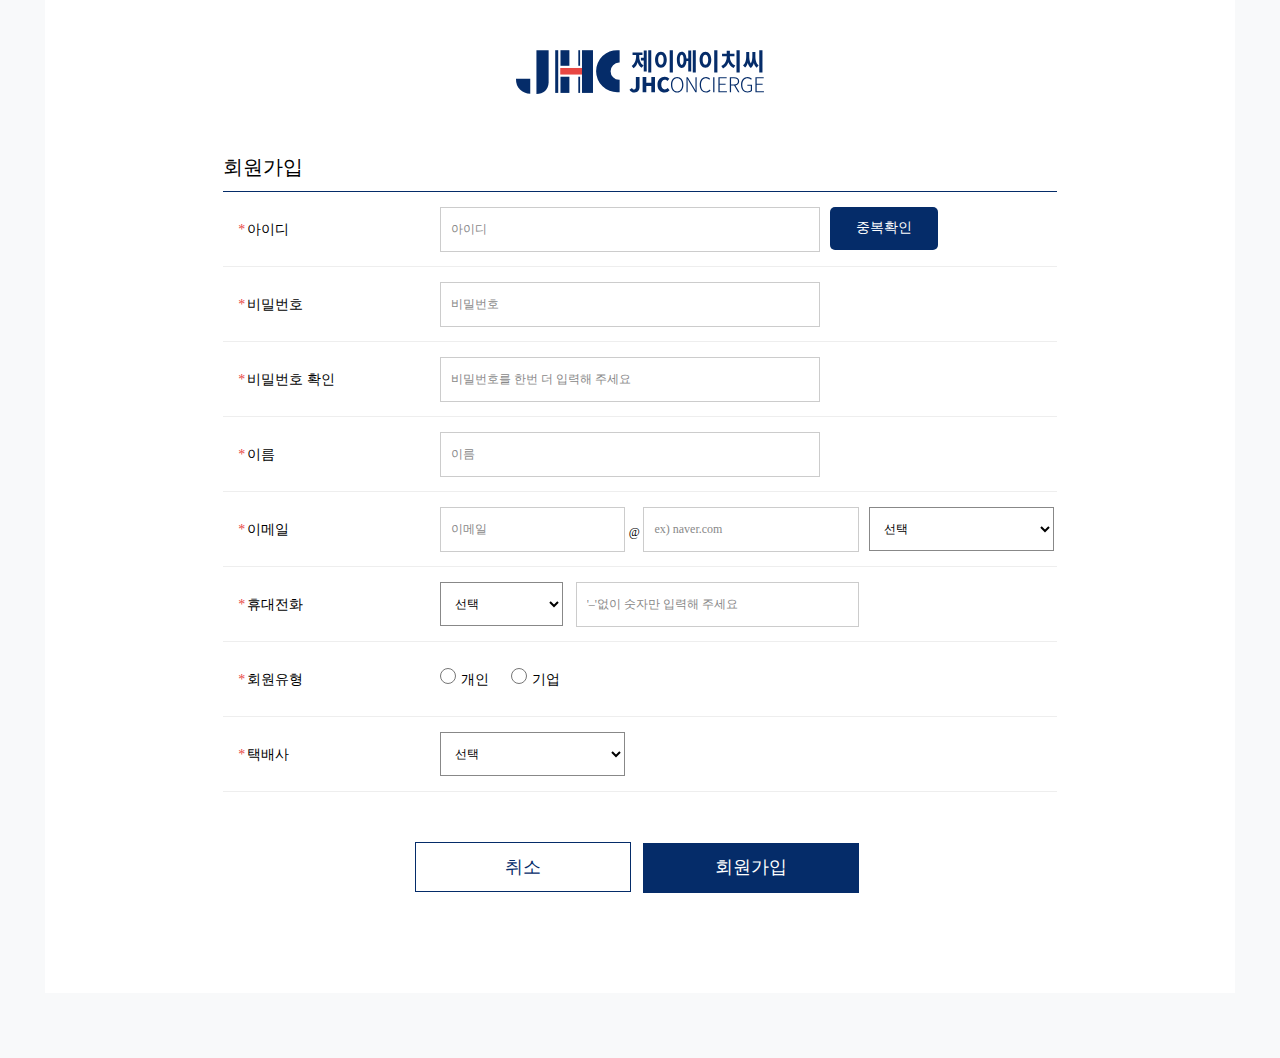
<file: Desktop/mj/JHC/signup.html>
<!DOCTYPE html>
<html lang="ko">
<head>
    <meta charset="UTF-8">
    <meta name="viewport" content="width=device-width, initial-scale=1.0, minimum-scale=1.0, maximum-scale=1.0, user-scalable=no">
    <meta http-equiv="X-UA-Compatible" content="IE=edge" />
    <meta name="keywords" content="블루투스 스캐너, 프린터">
    <meta name="description" content="물류 IT 전문기업 주식회사 제이에이치씨 쇼핑몰입니다.">
    <meta name="title" content="JHCSHOP">
    <meta property="og:keywords" content="블루투스 스캐너, 프린터">
    <meta property="og:description" content="물류 IT 전문기업 주식회사 제이에이치씨 쇼핑몰입니다.">
    <meta property="og:title" content="JHCSHOP">
    <title>JHCONCIERGE</title>
    <link rel="stylesheet" type="text/css" href="css/common.css">
    <link rel="stylesheet" type="text/css" href="css/signup.css">
    <script src="js/jquery-3.6.0.min.js"></script>
    <script src="js/signup.js"></script>
</head>
<body>
    <div class="wrap">
        <header>
            <h1><img src="images/header_JHC_logo.svg" alt="로고"></h1>
        </header>
        <div class="signup">
            <h2>회원가입</h2>
            <form action="#">
                <div class="sg_form">
                    <label for="user"><span>&#42;</span>아이디</label>
                    <div class="formInner idInner">
                        <input type="text" id="user" value="" maxlength="20" placeholder="아이디">
                        <a href="#">중복확인</a>
                    </div>
                </div><!--//user-->
                <div class="sg_form">
                    <label for="pw"><span>&#42;</span>비밀번호</label>
                    <div class="formInner">
                        <input type="text" id="pw" value="" maxlength="20" placeholder="비밀번호">
                    </div>
                </div><!--//pw-->
                <div class="sg_form">
                    <label for="pwCheck"><span>&#42;</span>비밀번호 확인</label>
                    <div class="formInner">
                        <input type="text" id="pwCheck" value="" maxlength="20" placeholder="비밀번호를 한번 더 입력해 주세요">
                    </div>
                </div><!--//pwCheck-->
                <div class="sg_form">
                    <label for="name"><span>&#42;</span>이름</label>
                    <div class="formInner">
                        <input type="text" id="name" value="" maxlength="20" placeholder="이름">
                    </div>
                </div><!--//name-->
                <div class="sg_form">
                    <label for="email"><span>&#42;</span>이메일</label>
                    <div class="formInner eInner">
                        <input type="text" name="email" id="email" placeholder="이메일" required>
                        <span>@</span>
                        <input type="text" class="e2" name="email" id="email2" value="" placeholder="ex) naver.com" disabled>
                        <select>
                            <option value="" selected disabled hidden>선택</option>
                            <option value="직접입력">직접입력</option>
                            <option value="naver.com">naver.com</option>
                            <option value="daum.net">daum.net</option>
                            <option value="nate.com">nate.com</option>
                            <option value="gmail.com">gmail.com</option>
                            <option value="hanmail.net">hanmail.net</option>
                            <option value="yahoo.co.kr">yahoo.co.kr</option>
                        </select>
                    </div>
                </div><!--//email-->
                <div class="sg_form">
                    <label for="phone"><span>&#42;</span>휴대전화</label>
                    <div class="formInner phInner">
                        <select required>
                            <option value="" selected disabled hidden>선택</option>
                            <option value="010">010</option>
                            <option value="011">011</option>
                            <option value="016">016</option>
                            <option value="017">017</option>
                            <option value="019">019</option>
                        </select>
                        <input type="tel" name="phone" id="phone" maxlength="8" placeholder="'&ndash;'없이 숫자만 입력해 주세요" required>
                    </div>
                </div><!--//phone-->
                <div class="sg_form mtypeWrap">
                    <label for="mtype"><span>&#42;</span>회원유형</label>
                    <div class="mtype">
                        <input type="radio" id="mtype" name="type"><span>개인</span>
                        <input type="radio" id="enter" name="type"><span>기업</span>
                    </div>
                </div><!--//membertype-->
                <div class="sg_form delivery">
                    <label><span>&#42;</span>택배사</label>
                    <div class="formInner deInner">
                        <select>
                            <option value="" selected disabled hidden>선택</option>
                            <option value="CJ대한통운">CJ대한통운</option>
                            <option value="KG로지스">KG로지스</option>
                            <option value="건영택배">건영택배</option>
                            <option value="로젠택배">로젠택배</option>
                            <option value="롯데택배">롯데택배</option>
                            <option value="일양로지스">일양로지스</option>
                            <option value="한진택배">한진택배</option>
                            <option value="한덱스">한덱스</option>
                            <option value="일반회원">일반회원</option>
                        </select> 
                    </div>
                </div><!--//delivery-->
                
                <div class="bizWrap">
                    <h2>사업자 정보</h2>
                    <div class="biz">
                        <div class="biz_form">
                            <label>
                                <span>사업자 정보</span>
                                <input type="text" name="bizInfo" placeholder="사업자 정보를 입력하세요">
                            </label>
                        </div><!--//bizInfo-->
                        <div class="biz_form">
                            <label>
                                <span>상호</span>
                                <input type="text" name="bizName" placeholder="상호를 입력하세요">
                            </label>
                        </div><!--//bizName-->
                        <div class="biz_form">
                            <label>
                                <span>대표자</span>
                                <input type="text" name="rep" placeholder="대표자를 입력하세요">
                            </label>
                        </div><!--//rep-->
                        <div class="biz_form">
                            <label>
                                <span>사업자 등록번호</span>
                                <input type="text" name="reg" placeholder="'&ndash;'제외 숫자만 입력하세요">
                            </label>
                        </div><!--//reg-->
                        <div class="biz_form">
                            <label>
                                <span>업태</span>
                                <input type="text" name="type" placeholder="업태를 입력하세요">
                            </label>
                        </div><!--//type-->
                        <div class="biz_form">
                            <label>
                                <span>종목</span>
                                <input type="text" name="detailType" placeholder="종목을 입력하세요">
                            </label>
                        </div><!--//detailType-->
                        <div class="addr">
                           <label for="addr">주소</label>
                                <input type="text" id="addr" name="addr" placeholder="우편번호" readonly><a href="#">주소검색</a>
                                <input type="text" name="addr" placeholder="기본주소" readonly>
                                <input type="text" name="addr" placeholder="상세주소 및 상세건물명">
                        </div><!--//addr-->
                        <div class="biz_form">
                           <label>
                                <span>담당자 이름</span>
                               <input type="text" placeholder="담당자 이름을 입력하세요">
                           </label>
                        </div><!--//charName-->
                        <div class="biz_form">
                            <label>
                                <span>담당자 이메일</span>
                                <input type="text" placeholder="담당자 이메일을 입력해주세요">
                            </label>
                        </div><!--//charEmail-->
                        <div class="biz_form">
                            <label>
                                <span>담당자 휴대전화</span>
                                <input type="text" placeholder="담당자 핸드폰 번호를 '&ndash;'를 포함하여 입력하세요">
                            </label>
                        </div><!--//charPhone-->
                    </div><!--//biz-->
                </div><!--//bizWrap-->
            </form>
            <div class="btnWrap">
                <a href="#">취소</a>
                <a href="#">회원가입</a>
            </div>
        </div><!--//signup-->
    </div>
    
   
</body>
</html>
</file>
<file: Desktop/mj/JHC/css/common.css>
@charset "utf-8";

@font-face { font-family: "Noto Sans CJK KR"; src: url("../fonts/NotoSansCJKkr-Thin.otf") format("otf"), url("../fonts/NotoSansCJKkr-Thin.otf") format("otf"); font-weight: 100; font-style: normal; }

@font-face { font-family: "Noto Sans CJK KR"; src: url("../fonts/NotoSansCJKkr-Light.otf") format("otf"), url("../fonts/NotoSansCJKkr-Light.otf") format("otf"); font-weight: 200; font-style: normal; }

@font-face { font-family: "Noto Sans CJK KR"; src: url("../fonts/NotoSansCJKkr-DemiLight.otf") format("otf"), url("../fonts/NotoSansCJKkr-DemiLight.otf") format("otf"); font-weight: 300; font-style: normal; }

@font-face { font-family: "Noto Sans CJK KR"; src: url("../fonts/NotoSansCJKkr-Regular.otf") format("otf"), url("../fonts/NotoSansCJKkr-Regular.otf") format("otf"); font-weight: 400; font-style: normal; }

@font-face { font-family: "Noto Sans CJK KR"; src: url("../fonts/NotoSansCJKkr-Medium.otf") format("otf"), url("../fonts/NotoSansCJKkr-Medium.otf") format("otf"); font-weight: 500; font-style: normal; }

@font-face { font-family: "Noto Sans CJK KR"; src: url("../fonts/NotoSansCJKkr-Bold.otf") format("otf"), url("../fonts/NotoSansCJKkr-Bold.otf") format("otf"); font-weight: 700; font-style: normal; }

@font-face { font-family: "Noto Sans CJK KR"; src: url("../fonts/NotoSansCJKkr-Black.otf") format("otf"), url("../fonts/NotoSansCJKkr-Black.otf") format("otf"); font-weight: 900; font-style: normal; }


* {margin: 0; padding: 0; box-sizing: border-box;}
html { -ms-text-size-adjust: 100%; -webkit-text-size-adjust: 100%; font-size: 0.625rem;}
body {overflow-x: hidden;font-size: 0.625rem;}
a {display: block; text-decoration: none; color: inherit; cursor: pointer;}
img {display: block;}
button, input, optgroup, select, textarea { color: inherit; font: inherit; margin: 0; }
button { overflow: visible; outline: none; -webkit-touch-callout: none; -webkit-user-select: none; -moz-user-select: none; -ms-user-select: none; user-select: none; }
button, select { text-transform: none; cursor: pointer;}
button, html input[type="button"], input[type="reset"], input[type="submit"] { -webkit-appearance: button; cursor: pointer; }
button::-moz-focus-inner, input::-moz-focus-inner { border: 0; padding: 0; }

input[type="checkbox"], input[type="radio"] { -webkit-box-sizing: border-box; box-sizing: border-box; padding: 0; }
input[type="search"] { -webkit-appearance: textfield; -webkit-box-sizing: content-box; box-sizing: content-box; }
input[type="search"]::-webkit-search-cancel-button, input[type="search"]::-webkit-search-decoration { -webkit-appearance: none; }
body, div, dl, dt, dd, ul, ol, li, h1, h2, h3, h4, h5, h6, pre, code, form, fieldset, figure, legend, input, textarea, button, p, blockquote, th, td, form, fieldset, blockquote, iframe { margin: 0; padding: 0; -moz-text-size-adjust: none; -ms-text-size-adjust: none; -webkit-text-size-adjust: none; text-size-adjust: none; }


ul, ol, li { list-style: none; }
pre { white-space: pre-wrap; }
legend, caption { display: none; clear: both; }
em, i, address, cite { font-style: normal; font-weight: normal; }

input, textarea, select, button, table { font-size: inherit; font-family: inherit; *font-size: inherit; border: 0; background-color: transparent; }
textarea { resize: none; }
label { cursor: default; -webkit-touch-callout: none; -webkit-user-select: none; -moz-user-select: none; -ms-user-select: none; user-select: none; }
input[type="reset"], input[type="button"], input[type="submit"] { line-height: normal !important; cursor: pointer; }
input[type="button"], input[type="text"], input[type="image"], input[type="submit"] { -webkit-appearance: none; }
input:checked[type="checkbox"] { background-color: #fff; -webkit-appearance: checkbox; }
input { color: inherit; }
input::-webkit-input-placeholder { color: inherit; }
input::-moz-placeholder { color: inherit; }
input:-ms-input-placeholder { color: inherit; }
input:-moz-placeholder { color: inherit; }
input:focus::-webkit-input-placeholder { color: transparent; }
input:focus:-moz-placeholder { color: transparent; }
input:focus::-moz-placeholder { color: transparent; }
input:focus:-ms-input-placeholder { color: transparent; }
input:-webkit-autofill, textarea:-webkit-autofill, select:-webkit-autofill { -webkit-text-fill-color: inherit; -webkit-box-shadow: 0 0 0px 1000px white inset; box-shadow: 0 0 0px 1000px white inset; }
select::-ms-expand { display: none; }

.clearfix:after {content:""; clear: both; display: block;}
.ir_pm {text-indent: -9999rem; white-space: nowrap; overflow: hidden;}
.ir_wa {display: block; overflow: hidden; position: relative; z-index: -10; width: 100%; height: 100%;}
.screen_out {position: absolute; top:-9999rem; left:-9999rem;}
.text_hide { font-size: 0px;}
.show {display: block;}
.hide {display: none;}
input:focus {
    border: 1px solid #ccc;
    outline-offset: 0px;
    outline: none;
}
.mo_only{display: none !important;}

a#toTop {
    position: fixed;
    bottom: 70px;
    right: 5%;
    width: 55px;
    height: 55px;
    line-height: 53px;
    text-align: center;
    font-size: 1.5rem;
    font-weight: 550;
    color: #fff;
    background-color: rgb(5, 44, 105);
    border-radius: 15px;
    display: none;
    z-index: 9999; 
}
@media all and (max-width: 768px) {
.mo_only{display: block !important; width:100%;}
.modal {
	position: fixed;
	top: 0;
	left: 0;
	width: 100%;
	height: 100%;
	background-color: rgba(0, 0, 0, 0.8);
	z-index: 99;
	display: none;
}
}
</file>
<file: Desktop/mj/JHC/css/header.css>
@charset "utf-8";
.pc {display: block;}
.moBtn {display: none;}

header {position: fixed; top: 0; left: 0; width: 100%; height: 100px; z-index: 100; background-color: #fff;}
.headerWrap {width:100%; height: 100px; }
.headerUp {width: 1200px; height: 60px; padding-top: 13px; margin: 0 auto;}
.headerUp h1 {width: 200px; height: 35px; margin: 0 auto;}
.headerUp h1 img {width: 100%; height: 100%;}
.headerUp .userMenu {
    width: 170px;
    height: 40px;
    float: right;
    margin-top: -40px;
}
.headerUp .userMenu .myPage {display: inline-block; width: 80px; height:40px; text-align: center; margin-right: 10px; margin-top: 5px;}
.headerUp .userMenu .myPage img {width: 23px; height: 23px; margin: 0 auto;}
.headerUp .userMenu .myPage span {font-size: 1.2rem;}
.headerUp .userMenu .cart {display: inline-block; width: 60px; height: 40px; text-align: center;}
.headerUp .userMenu .cart img {width: 25px; height: 25px; margin: 0 auto;}
.headerUp .userMenu .cart span {font-size: 1.2rem;}

.headerDown {width: 100%; height: 41px; border: 1px solid #ddd;}
nav {
    height: 40px;
    margin: 0 auto;
}
nav .gnb {
    display: flex;
    width: 1200px;
    height: 40px;
    margin: 0 auto;
}
nav .gnb > li {
    display: list-item;   
    width: 240px;
    height: 40px;
    line-height: 40px;
    text-align: center;
}
    
nav .gnb > li > a {
    font-size: 1.8rem;
    font-weight: bold;
    text-align: center; 
}
nav .gnb > li:hover > a {
    color: #e84743;
}
.subGnb {
    position: relative;
    top: 0px;
    width: 100%;
    height: 100px;
    background-color: #fff;
    z-index: 99;
    border: 1px solid #ddd;
    display: none;
}
.subGnb > li {
    width: 100%;
    height: 50px;
    line-height: 50px;
    font-size: 1.4rem;
    font-weight: bold;
}
.subGnb > li:hover > a {
    color: #fff;
    text-decoration: underline;
    background-color: rgb(5, 44, 105);
}

@media all and (max-width: 1200px){ 
.headerUp {width: 96%; height: 60px; padding-top: 13px; margin: 0 auto;}
nav .gnb {width: 96%;}
nav .gnb > li {width: 20%;}
}
@media all and (max-width: 1000px) {
header {height: 80px;}
.headerWrap {width:100%; height: 80px;/*100px*/}

.headerUp {width: 100%; height: 50px; padding-top: 12px; margin: 0 auto;}
.headerUp h1 {width: 150px;/*200px;*/ height: 26px;/*35px;*/ margin: 0 auto;}
.headerUp h1 img {width: 100%; height: 100%;}
.headerUp .userMenu {
    width: 170px;
    height: 40px;
    float: right;
    margin-top: -40px;
}
.headerUp .userMenu .myPage {display: inline-block; width: 60px; height: 30px; text-align: center; margin-right: 10px; margin-top: 10px;}
.headerUp .userMenu .myPage img {width: 20px; height: 20px; margin: 0 auto;}
.headerUp .userMenu .myPage span {font-size: 1rem;}
.headerUp .userMenu .cart {display: inline-block; width: 60px; height: 30px; text-align: center;}
.headerUp .userMenu .cart img {width: 22px; height: 22px; margin: 0 auto;}
.headerUp .userMenu .cart span {font-size: 1rem;}

.headerDown {width: 100%; height: 30px; border: 1px solid #ddd;}
nav {
    height: 30px;
    margin: 0 auto;
}
nav .gnb {
/*    display: flex;*/
    width: 94%;
    height: 30px;
/*    margin: 0 auto;*/
}
nav .gnb > li {
/*    display: list-item;   */
    width: 20%;
    height: 30px;
    line-height: 30px;
/*    text-align: center;*/
} 
nav .gnb > li > a {
    font-size: 1.6rem;
/*
    font-weight: bold;
    text-align: center; 
*/
}
/*
nav .gnb > li:hover > a {
    color: #e84743;
}
*/
/*
.subGnb {
    position: relative;
    top: 0px;
    width: 100%;
    height: 100px;
    background-color: #fff;
    z-index: 99;
    display:block;
}
*/
.subGnb > li {
/*
    width: 100%;
    height: 50px;
    line-height: 50px;
*/
    font-size: 1.3rem;
/*    font-weight: bold;*/
}
/*
.subGnb > li:hover > a {
    color: #fff;
    text-decoration: underline;
    background-color: rgb(5, 44, 105);
}
*/
}
@media all and (max-width: 768px) {
header {height: 50px; border-bottom: 1px solid #ddd;}
.moBtn {display: block;}
.headerWrap {height: 50px;}

.headerUp {width: 94%; height: 50px; padding-top: 12px; margin: 0 auto;}
.headerUp h1 {width: 150px; height: 26px; margin: 0 auto;}
.headerUp h1 img {width: 100%; height: 100%;}
.headerUp .userMenu {
    width: 80px;
    height: 35px;
    float: right;
    margin-top: -25px;
}
.headerUp .userMenu .myPage {display: inline-block; width: 35px; height: 35px; text-align: center; margin-right: 5px; margin-top: 0px;}
.headerUp .userMenu .myPage img {width: 23px; height: 23px; margin: 0 auto;}
.headerUp .userMenu .myPage span {display: none;}
.headerUp .userMenu .cart {display: inline-block; width: 35px; height: 35px; text-align: center;}
.headerUp .userMenu .cart img {width: 25px; height: 25px; margin: 0 auto;}
.headerUp .userMenu .cart span {display: none;}
.headerUp > button img {
    width: 26px;
    height: 26px;
    margin-top: -4px;
}
.headerDown {width: 100%; height: 30px; border: 1px solid #ddd;}

.headerDown { border: none;}
.headerUp > button {
    margin-top: -25px;
    width: 30px;
    height: 30px;
}
nav {
    position: fixed;
    left: -70%;
    width: 60%;
    height: auto;
    z-index: 100;
    background-color: #fff;
    border-top: 1px solid #ddd;
    transition: 0.5s;
}
nav .gnb {
    display: block;
    width: 100%;
    height: 2000px;
    padding-top: 30px;
}
nav .gnb > li {
    width: 100%;
    height: 60px;
    line-height: 60px;
}
nav .gnb > li:nth-of-type(2),
nav .gnb > li:nth-of-type(4){
    background-color: #e6eaf0;
}
nav .gnb > li > a {
    font-size: 1.6rem;
}
.subGnb > li {
    font-size: 1.3rem;
    background-color: #e6eaf0;
}
}
</file>
<file: Desktop/mj/JHC/css/main.css>
@charset "utf-8";

article {
    display: block;
    width: 100%;
    height: 1700px;}
section {
    width: 100%;
    height: 550px;
    background-color: #fff;
}
section:nth-of-type(2){
    background-color: #e6eaf0;
}
section h3 {
    font-size: 3rem;
    text-align: center;
    padding: 40px 0 30px;
}
.productrWrap {
    width: 1200px;
    margin: 0 auto;
}
.productrWrap .productInner {
    margin: 0 2%;
}
.product {
    display: inline-block;
    width: 270px;
    height: 350px;
    margin-right: 30px;
}
.product > a {
    width: 100%;
    height: 270px;
    padding-top: 20px;
    margin-bottom: 15px;
    background-color: rgba(0,0,0,.1);
}
section:nth-of-type(2) .product > a {
    background-color: #fff;
}
.product > a > img {
    width: 230px;
    margin: 0 auto;
    transition: .5s;
}
.txtBox {
    width: 220px;
    height: 55px;
    padding-left: 15px;
    float: left;
}
.txtBox p {
    font-size: 1.7rem;   
}
.txtBox span {
    font-size: 2.2rem;
    font-weight: bold;
}
.txtBox > span:last-child {
    font-size: 1.7rem;
}
.product > .cartImg {
    width: 50px;
    height: 30px;
    float: right;
    padding-right: 15px;
    margin-top: 22px;
}
.product .cartImg img {
    width: 100%;
    height: 100%;
}
.product:hover > a > img {
    transform: scale(1.1);
}
.product:hover {
    box-shadow: 0px 0px 20px -15px;
}
.more {
    width: 200px;
    height: 40px;
    text-align: center;
    margin: 0 auto;
    border: 1px solid #707070;
    background-color: #fff;
    border-radius: 40px;
    margin-top: 20px;
}
.more a {font-size: 1.5rem;line-height: 38px;}
.more a:after {
    content: ">";
    margin-left: 20px;
}
.more:hover {
    border: 1px solid #000;
}
/*

article .prev {
    display: block; 
    width: 40px;
    height: 40px;
    background-color: #898989;
    border-radius: 50%;
    float: left;
    margin: 130px 15px 0 0;
}
article .prev img {
    width: 60%;
    height: 60%;
    margin-left: 15%;
}
article .next {
    display: block; 
    width: 30px;
    height: 30px;
    background-color: #898989;
    border-radius: 50%;
    float: right;
    margin: 130px 0 0 15px;
}
article .next img {
    width: 60%;
    height: 60%;
    margin-left: 20%;
}
*/


@media all and (max-width: 1200px) {
article {height: 1610px;}
section {height: 520px; /*550*/}
section h3 {
    font-size: 3rem;
    text-align: center;
    padding: 30px 0 30px;
}
.productrWrap {
    width: 100%;
    margin: 0 auto;
}
.product {
    width: 21.87%; /*270px*/
    height: 320px; /*350*/
}
.product > a {
    width: 100%;
    height: 240px; /* 270*/
    padding-top: 20px;
    margin-bottom: 15px;
}
.product > a > img {width: 200px;}
.txtBox {
    width: 150px;
    height: 50px;
    padding-left: 6%;
}
.txtBox p {font-size: 1.5rem;}
.txtBox span {font-size: 2rem;}
.txtBox > span:last-child {font-size: 1.5rem;}
.product > .cartImg {
    width: 30px;
    height: 25px;
    padding-right: 8px;
    margin-top: 15px;
}    
}


@media all and (max-width: 1000px) {
    
article {height: 1490px; /*1610*/}
section {height: 480px; /*520*/}
section h3 {
    font-size: 2.8rem;
    text-align: center;
}
.product {height: 280px; /*320*/}
.product > a {height: 200px; /* 270*/}
.product > a > img {width: 160px; /*200*/}
.txtBox {
    width: 100px;
    height: 50px;
    padding-left: 6%;
    float: left;
}
.txtBox p {
    font-size: 1.4rem;   
}
.txtBox span {
    font-size: 1.8rem;
    font-weight: bold;
}
.txtBox > span:last-child {
    font-size: 1.4rem;
}
.product > .cartImg {
    width: 27px;
    height: 25px;
}
.more {height: 35px;}
.more a {font-size: 1.4rem;line-height: 33px;}
}


@media all and (max-width: 768px) {
    
article {height: 1790px; /*1610*/}
section {height: 480px; /*520*/}
section:first-of-type {height: 780px;}
section h3 {font-size: 2.6rem;}
.productrWrap {text-align: center;}
.product {
    width: 35%; /*270px*/
    height: 280px; /*320*/
    margin-bottom: 20px;
}
.product:last-child {margin-right: 0;}
section:first-of-type .product:nth-of-type(2) {margin-right: 0;}
.product > a {height: 200px; /* 270*/}
section:nth-of-type(2) .product > a {background-color: #fff;}
.product > a > img {width: 160px; /*200*/}
.txtBox {text-align: left;}
.more { margin-top: 0px;} 
}


@media all and (max-width: 500px) {
    
article {height: 1670px; /*1790*/}
section {height: 450px; /*480*/}
section:first-of-type {height: 720px; /*780*/}
.product {height: 250px; /*280*/}
.product > a {height: 170px; /* 200*/}
.product > a > img {width: 130px; /*200*/}
.txtBox {width: 80px; padding-left: 3%;}
.txtBox p {font-size: 1.2rem;}
.txtBox span {font-size: 1.6rem;}
.txtBox > span:last-child {font-size: 1.2rem;
}
}
</file>
<file: Desktop/mj/JHC/css/footer.css>
@charset "utf-8";
footer {
    width: 100%;
    height: 386px;
    border-top: 1px solid #052C69;
    background-color: #F9F9F9;
}
footer .logoWrap {
    width: 1200px;
    height: 56px;
    margin: 0 auto;
    padding-left: 30px;
}
footer .logoWrap span {
    display: inline-block;
    width: auto;
    height:  20px;
    line-height: 20px;
    font-size: 1.4rem;
    margin-right: 20px;
    margin-top: 18px;
}
footer .logoWrap span:hover {
    text-decoration: underline;
}
footer .logoWrap img {
    width: 60px;
    height: 25px;
    float: left;
    margin-right: 25px;
    margin-top: 16px;
}
.footerInner {
    width: 100%;
    height: 330px;
    background-color: #fff;
    border-top: 1px solid #ddd;
}
footer .fmenu {
    display: flex;
    width: 1200px;
    height: 272px;
    margin: 0 auto;
    background-color: #fff;
}
footer .fmenu .cust {
    width: 290px;
    height: 272px;
    padding-top: 40px;
    padding-left: 15px;
}
footer .fmenu .cust h4 {
    font-size: 2rem;
    margin-bottom: 24px;
}
footer .fmenu .cust .tel {
    font-size: 2.8rem;
    font-weight: bold;
    color: #052C69;
}
footer .fmenu .cust p {
    width: 260px;
    height: 134px;
    border-top: 1px solid #ddd;
    padding: 20px 0 40px 0;
    font-size: 1.4rem;
    line-height: 2.5rem;
    margin-top: 10px;
}
footer .fmenu .qmenu {
    width: 335px;
    height: 272px;
    padding: 40px 23px 0 23px;
}
footer .fmenu .qmenu h4 {
    font-size: 2rem;
    margin-bottom: 24px;
}
footer .fmenu .qmenu .qmenuInner {
    width: 100%;
}
footer .fmenu .qmenu .qmenuInner > span {
    display: inline-block;
    width: 138px;
    height: 46px;
    line-height: 46px;
    border: 1px solid #ddd;
    margin-bottom: 5px;
}
footer .fmenu .qmenu .qmenuInner > span a {
    font-size: 1.6rem;
    color: #666;
    text-align: center;
}
footer .fmenu .qmenu .qmenuInner > span:hover a {
    font-weight: bold;
}
footer .fmenu .finfo {
    width: 275px;
    height: 272px;
    padding: 40px 38px 0;
}
footer .fmenu .finfo h4 {
    font-size: 2rem;
    margin-bottom: 24px;  
}
footer .fmenu .finfo p {
    font-size: 1.4rem;
    line-height: 2.2rem;
}
footer .fmenu .address {
    width: 300px;
    padding: 40px 0 0 20px;
}
footer .fmenu .address h4 {
    font-size: 2rem;
    margin-bottom: 24px;
}
footer .fmenu .address p {
    font-size: 1.4rem;
    margin-bottom: 30px;
}
footer .fmenu .address p:last-of-type {
    color: #969696;
}
footer .footerInner > p {
    width: 1200px;
    font-size: 1.4rem;
    text-align: center;
    border-top: 1px solid #000;
    margin: 0 auto;
    padding-top: 10px;
}



/*개인정보처리방침*/
.agreement_wrap, .personal_wrap {
    position: fixed;
    width: 100%;
    height: 100%;
    z-index: 999;
    top: 0;
    background-color: rgba(0,0,0,0.5);
    padding: 145px 0 80px;
    color: #676767;
    display: none;
}

.agreement_popup, .personal_popup {
    max-width: 1198px;
    width: 97%;
    margin: 0 auto;
    position: relative;
    height: 100%;
    border-radius:10px;
    overflow:hidden;
    background-color: #FFFFFF;
    padding-bottom: 80px;
    font-size: 16px;
    box-shadow: 0 10px 35px rgba(0, 0, 0, 0.2);
    -webkit-box-shadow: 0 10px 35px rgba(0, 0, 0, 0.2);
    -ms-box-shadow: 0 10px 35px rgba(0, 0, 0, 0.2);
    -moz-box-shadow: 0 10px 35px rgba(0, 0, 0, 0.2);
    -o-box-shadow: 0 10px 35px rgba(0, 0, 0, 0.2);
}

/*닫기버튼*/
.footer_close{
    width: 70px;
    height: 70px;
    cursor: pointer;
    border: 1px solid #FFFFFF;
    border-radius: 50%;
    top: 60px;
    right: 10%;
    position: absolute;
    transform: translateX(20%);
    -webkit-transform: translateX(20%);
    -ms-transform: translateX(20%);
    -moz-transform: translateX(20%);
    -o-transform: translateX(20%);
}

.footer_close > img{
    width: 25px;
    height: 25px;
    position: absolute;
    top: 50%;
    left: 50%;
    transform: translate(-50%, -50%);
    -webkit-transform: translate(-50%, -50%);
    -ms-transform: translate(-50%, -50%);
    -moz-transform: translate(-50%, -50%);
    -o-transform: translate(-50%, -50%);
    transition: 0.8s;
    -webkit-transition: 0.8s;
    -ms-transition: 0.8s;
    -moz-transition: 0.8s;
    -o-transition: 0.8s;
}

.footer_close:hover img{
    transform: translate(-50%, -50%) rotate(180deg);
    -webkit-transform: translate(-50%, -50%) rotate(180deg);
    -ms-transform: translate(-50%, -50%) rotate(180deg);
    -moz-transform: translate(-50%, -50%) rotate(180deg);
    -o-transform: translate(-50%, -50%) rotate(180deg);
}

.agreement_title, .personal_title, .email_title{
    padding: 80px 85px;
    height: 217px;
    font-size: 36px;
    font-weight: 500;
    color: #333333;
    white-space: nowrap;
}

.agreement_body, .personal_body {
    overflow-y: auto;
    padding: 0px 80px 0px;
    height: calc(100% - 217px);
    min-height: 200px;
}

/*스크롤바*/
.agreement_body::-webkit-scrollbar, .personal_body::-webkit-scrollbar {width: 15px;}

.agreement_body::-webkit-scrollbar-thumb, .personal_body::-webkit-scrollbar-thumb {
    height: 17%;
    background-color: rgb(183, 183, 183);
    border-radius: 10px;
}

.agreement_body::-webkit-scrollbar-track, .personal_body::-webkit-scrollbar-track {
    background-color: rgba(196, 196, 196, 0.33);
    border-radius: 10px;
}
/*스크롤바 끝*/

.agreement_body > p:first-child {color: #333333; margin: 20px 0px;}

.agreement_con {margin-top: 60px;}

.agreement_con > h5, .personal_con > h5 {
    margin: 20px 0px 20px;
    padding-bottom: 20px;
    border-bottom: 1px solid #D2D2D2;
    color: #333333;
}

/*1번째*/
.agreement_first > li, .agreement_four > li:last-child > ul > li, .agreement_five > li, .agreement_eight > li{
    list-style: decimal;
    margin-left: 20px;
}

.agreement_con:first-of-type > p, .agreement_con:nth-of-type(5) > p, .agreement_con:nth-of-type(8) > p{margin-bottom: 20px;}

/*2번째*/
.agreement_con:nth-of-type(2) > p:last-of-type > span{display: block;}

/*7번째*/
.agreement_con:nth-of-type(7) > ul > li > div{margin-left: 10px;}

.agreement_con:nth-of-type(7) > ul > li > div > ul{margin: 20px 0px;}

.agreement_con:nth-of-type(7) > ul > li > div > ul > li:not(:first-child){text-indent: 22px;}

/*8번째*/
.agreement_con:nth-of-type(8) > p:nth-of-type(2){margin-top: 20px;}

/*9번째*/
.agreement_con:nth-of-type(9) > p{margin-bottom: 50px;}

/*이용약관*/
.personal_body > h4{
    color: #062452;
    font-size: 26px;
    margin: 80px 0px 30px 0px;
    text-indent: -5px;
}

.personal_body > h4:first-of-type{margin-top: 0px;}

.personal_con:nth-of-type(6) > ul > li{list-style:decimal; margin-left: 30px;}


@media all and (max-width: 1200px) {
footer .logoWrap {
    width: 96%;
    padding-left: 2.5%;
}
footer .fmenu {width: 96%;}
footer .fmenu .cust {
    width: 24.16%;
    padding-left: 1.5%;
}
footer .fmenu .cust h4 {
    font-size: 1.8rem;
    margin-bottom: 24px;
}
footer .fmenu .cust .tel {
    font-size: 2.6rem;
    font-weight: bold;
    color: #052C69;
}
footer .fmenu .cust p {
    width: 100%;
    height: 134px;
    border-top: 1px solid #ddd;
    padding: 20px 0 40px 0;
    font-size: 1.4rem;
    line-height: 2.5rem;
    margin-top: 10px;
}
footer .fmenu .qmenu {
    width: 27.91%;
    height: 272px;
    padding: 40px 1.5% 0 1.5%;
}
footer .fmenu .qmenu h4 {
    font-size: 1.8rem;
    margin-bottom: 24px;
}
footer .fmenu .qmenu .qmenuInner {
    width: 100%;
}
footer .fmenu .qmenu .qmenuInner > span {
    display: inline-block;
    width: 49%;
    height: 46px;
    line-height: 46px;
    border: 1px solid #ddd;
    margin-bottom: 5px;
}
footer .fmenu .qmenu .qmenuInner > span a {
    font-size: 1.5rem;
}
footer .fmenu .finfo {
    width: 22.91%; /*275px;*/
    height: 272px;
    padding: 40px 1.5% 0;
}
footer .fmenu .finfo h4 {
    font-size: 1.8rem;
    margin-bottom: 24px;  
}
footer .fmenu .finfo p {
    font-size: 1.2rem;
    line-height: 2.1rem;
}
footer .fmenu .address {
    width: 25%;
    padding: 40px 0 0 20px;
}
footer .fmenu .address h4 {
    font-size: 1.8rem;
    margin-bottom: 24px;
}
footer .fmenu .address p {
    font-size: 1.2rem;
    margin-bottom: 30px;
}
footer .fmenu .address p:last-of-type {
    color: #969696;
}
footer .footerInner > p {
    width: 96%;
    font-size: 1.2rem;
    text-align: center;
    border-top: 1px solid #000;
    margin: 0 auto;
    padding-top: 10px;
}

.agreement_popup, .personal_popup {
    width: 90%;
}
.footer_close{
    width: 60px;
    height: 60px;
    top: 65px;
    right: 10%;
}
}

@media all and (max-width: 768px) {
    
footer {height: auto;}
footer .logoWrap {
    width: 100%;
    height: 40px;
    margin: 0 auto;
    padding-left: 2.5%;
}
footer .logoWrap span {
    display: inline-block;
    width: auto;
    height:  20px;
    line-height: 20px;
    font-size: 1.2rem;
    margin-right: 20px;
    margin-top: 10px;
}
footer .logoWrap img {
    width: 60px;
    height: 25px;
    float: left;
    margin-right: 25px;
    margin-top: 8px;
}
.footerInner {
    width: 100%;
    height: 330px;
    border-top: 1px solid #ddd;
}
footer .fmenu {
    display: inline-block;
    width: 100%;
    height: 272px;
}
footer .fmenu .cust {
    width: 100%;
    height: 140px;
    padding-top: 10px;
    padding-left: 3%;
}
footer .fmenu .cust h4 {
    width: 100%;
    font-size: 1.4rem;
    margin-bottom: 5px;
}
footer .fmenu .cust .tel {
    width: 100%;
    font-size: 2rem;
}
footer .fmenu .cust p {
    width: 30%;
    height: 60px;
    padding: 5px 0 0px 1%;
    font-size: 1.2rem;
    line-height: 1.8rem;
    margin-top: 5px;
}
footer .fmenu .qmenu {
    display: none;
}
footer .fmenu .finfo {
    width: 100%; /*275px;*/
    height: 130px;
    padding: 0 0 0 3%;
}
footer .fmenu .finfo h4 {
    font-size: 1.4rem;
    margin-bottom: 5px;  
}
footer .fmenu .finfo p {
    font-size: 1.2rem;
    line-height: 1.8rem;
}
footer .fmenu .address {
    width: 100%;
    padding: 0 0 0 3%;
}
footer .fmenu .address h4 {
    font-size: 1.4rem;
    margin-bottom: 5px;
}
footer .fmenu .address p {
    font-size: 1.2rem;
    margin-bottom: 10px;
}
footer .footerInner > p {
    width: 96%;
    height: 30px;
    font-size: 1rem;
    padding-top: 5px;
    margin-top: 10px;
}  
}
</file>
<file: Documents/order/css/common.css>
@charset "utf-8";

/*
@font-face { font-family: "Noto Sans CJK KR"; src: url("../fonts/NotoSansCJKkr-Thin.otf") format("otf"), url("../fonts/NotoSansCJKkr-Thin.otf") format("otf"); font-weight: 100; font-style: normal; }

@font-face { font-family: "Noto Sans CJK KR"; src: url("../fonts/NotoSansCJKkr-Light.otf") format("otf"), url("../fonts/NotoSansCJKkr-Light.otf") format("otf"); font-weight: 200; font-style: normal; }

@font-face { font-family: "Noto Sans CJK KR"; src: url("../fonts/NotoSansCJKkr-DemiLight.otf") format("otf"), url("../fonts/NotoSansCJKkr-DemiLight.otf") format("otf"); font-weight: 300; font-style: normal; }

@font-face { font-family: "Noto Sans CJK KR"; src: url("../fonts/NotoSansCJKkr-Regular.otf") format("otf"), url("../fonts/NotoSansCJKkr-Regular.otf") format("otf"); font-weight: 400; font-style: normal; }

@font-face { font-family: "Noto Sans CJK KR"; src: url("../fonts/NotoSansCJKkr-Medium.otf") format("otf"), url("../fonts/NotoSansCJKkr-Medium.otf") format("otf"); font-weight: 500; font-style: normal; }

@font-face { font-family: "Noto Sans CJK KR"; src: url("../fonts/NotoSansCJKkr-Bold.otf") format("otf"), url("../fonts/NotoSansCJKkr-Bold.otf") format("otf"); font-weight: 700; font-style: normal; }

@font-face { font-family: "Noto Sans CJK KR"; src: url("../fonts/NotoSansCJKkr-Black.otf") format("otf"), url("../fonts/NotoSansCJKkr-Black.otf") format("otf"); font-weight: 900; font-style: normal; }
*/
@import url('https://fonts.googleapis.com/css2?family=Noto+Sans+KR&display=swap');

@import url('https://fonts.googleapis.com/css2?family=Noto+Sans+KR:wght@400;500&display=swap');

* {margin: 0; padding: 0; box-sizing: border-box;}
html { -ms-text-size-adjust: 100%; -webkit-text-size-adjust: 100%; font-size: 0.625rem; font-family: 'Noto Sans KR', sans-serif;}
body {overflow-x: hidden;font-size: 0.625rem; color: #242424; font-family: 'Noto Sans KR', sans-serif;}
body::-webkit-scrollbar {display: none;}
a {display: block; text-decoration: none; color: inherit; cursor: pointer;}
img {display: block;}
button, input, optgroup, select, textarea { color: inherit; font: inherit; margin: 0; }
button { overflow: visible; outline: none; -webkit-touch-callout: none; -webkit-user-select: none; -moz-user-select: none; -ms-user-select: none; user-select: none; }
button, select { text-transform: none; cursor: pointer;}
button, html input[type="button"], input[type="reset"], input[type="submit"] { -webkit-appearance: button; cursor: pointer; }
button::-moz-focus-inner, input::-moz-focus-inner { border: 0; padding: 0; }

input[type="checkbox"], input[type="radio"] { -webkit-box-sizing: border-box; box-sizing: border-box; padding: 0; }
input[type="search"] { -webkit-appearance: textfield; -webkit-box-sizing: content-box; box-sizing: content-box; }
input[type="search"]::-webkit-search-cancel-button, input[type="search"]::-webkit-search-decoration { -webkit-appearance: none; }
body, div, dl, dt, dd, ul, ol, li, h1, h2, h3, h4, h5, h6, pre, code, form, fieldset, figure, legend, input, textarea, button, p, blockquote, th, td, form, fieldset, blockquote, iframe { margin: 0; padding: 0; -moz-text-size-adjust: none; -ms-text-size-adjust: none; -webkit-text-size-adjust: none; text-size-adjust: none; }


ul, ol, li { list-style: none; }
pre { white-space: pre-wrap; }
legend, caption { display: none; clear: both; }
em, i, address, cite { font-style: normal; font-weight: normal; }
fieldset {margin: 0; padding: 0; border: none;}
input, textarea, select, button, table { font-size: inherit; font-family: inherit; *font-size: inherit; border: 0; background-color: transparent; }
textarea { resize: none; }
label { cursor: pointer; -webkit-touch-callout: none; -webkit-user-select: none; -moz-user-select: none; -ms-user-select: none; user-select: none; }
input[type="date"],input[type="reset"], input[type="button"], input[type="submit"] { line-height: normal !important; cursor: pointer; }
input[type="button"], input[type="text"], input[type="image"], input[type="submit"] { -webkit-appearance: none; }
input:checked[type="checkbox"] { background-color: #fff; -webkit-appearance: checkbox; }
input { color: inherit; }
input:focus {outline: none;}
input::-webkit-input-placeholder { color: inherit; }
input::-moz-placeholder { color: inherit; }
input:-ms-input-placeholder { color: inherit; }
input:-moz-placeholder { color: inherit; }
input:focus::-webkit-input-placeholder { color: transparent; }
input:focus:-moz-placeholder { color: transparent; }
input:focus::-moz-placeholder { color: transparent; }
input:focus:-ms-input-placeholder { color: transparent; }
input:-webkit-autofill, textarea:-webkit-autofill, select:-webkit-autofill { -webkit-text-fill-color: inherit; -webkit-box-shadow: 0 0 0px 1000px white inset; box-shadow: 0 0 0px 1000px white inset; }
select::-ms-expand { display: none; }

.clearfix:after {content:""; clear: both; display: block;}
.ir_pm {text-indent: -9999rem; white-space: nowrap; overflow: hidden;}
.ir_wa {display: block; overflow: hidden; position: relative; z-index: -10; width: 100%; height: 100%;}
.screen_out {position: absolute; top:-9999rem; left:-9999rem;}
.text_hide { font-size: 0px;}
.show {display: block;}
.hide {display: none;}

.modal {
	position: fixed;
	top: 0;
	left: 0;
	width: 100%;
	height: 100%;
	background-color: rgb(41, 38, 32,0.9);
	z-index: 99;
	display: none;
}
</file>
<file: Documents/order/css/inquiryOrder.css>
@charset "utf-8";

/*비주얼이미지*/
.mo_only{display: none;}

.subVisual{width: 100%; margin-top: 80px; position: relative;}

.subVisual_title{
    color: #ffffff;
    font-size: 50px;
    font-weight: bold;
    text-transform: uppercase;
    position: absolute;
    top: 45%;
    left: 50%;
    transform: translate(-50%, -45%);
    -webkit-transform: translate(-50%, -45%);
    -ms-transform: translate(-50%, -45%);
    -moz-transform: translate(-50%, -45%);
    -o-transform: translate(-50%, -45%);
}

.pc_only{width: 100%; height: 300px;}

/*위치*/
.location{
    color: #c4c4c4;
    font-size: 14px;
    text-transform: uppercase;
    display: flex;
    display: -ms-flexbox;
    display: -webkit-flex;
    position: absolute;
    top: 65%;
    left: 50%;
    transform: translate(-50%, -65%);
    -webkit-transform: translate(-50%, -65%);
    -ms-transform: translate(-50%, -65%);
    -moz-transform: translate(-50%, -65%);
    -o-transform: translate(-50%, -65%);
}
.location > p:after{content: '\2771'; font-size: 14px; margin: 0px 10px;}

.location > p:last-child:after{content: "";}

.location > p:first-child{
    display: flex;
    display: -ms-flexbox;
    display: -webkit-flex;
}
.location > p:first-child > a img{width: 16px; padding-top:2px;}
.location > p:first-child a:hover{border-bottom: 1px solid #c4c4c4; margin-bottom: -1px;}

.inquiry {
    width: 1200px;
    margin: 85px auto;
}
.inquiry > h1 {
    font-size: 40px;
    font-weight: bold;
    color: #052C69;
    text-align: center;
    margin-bottom: 90px;
}
.inquiryCon {
    border-top: 3px solid #052C69;
}
.inquiryBox {
    width: 100%;
    height: 75px;
    border-bottom: 1px solid #CCCCCC;
}
.inquiryBox span {
    display: inline-block;
    width: 20%;
    height: 74px;
    line-height: 74px;
    font-size: 18px;
    font-weight: normal;
    padding-left: 10px;
    float: left;
}
.inquiryBox select {
    width: 35%;
    height: 46px;
    font-size: 18px;
    border: 1px solid #CCCCCC;
    padding-left: 10px;
    margin-top: 14px;
    float: left;
}
.name input {width: 25%;}
.inquiryBox input {
    width: 20%;
    height: 46px;
    font-size: 18px;
    border: 1px solid #cccccc;
    padding-left: 10px;
    margin-top: 14px;
    float: left;
}
.name input {width: 25%;}
.inquiry_phone select {
    width: 15%;
}
.inquiry_phone .slash {
    width: 2.5%;
    height: 100%;
    color: #707070;
    text-align: center;
    padding: 0;
    float: left;
}
.inquiry_email .slash {
    width: 2.5%;
    height: 100%;
    color: #707070;
		font-size: 18px;
    text-align: center;
    padding: 0;
    float: left;
}
.inquiry_email select {
    width: 20%;
    margin-left: 10px;
    margin-top: 14px
}
.inquiry_addr {
    width: 100%;
    height: 188px;
}
.inquiry_addr span {
    height: 188px;
}
.inquiry_addr input:first-of-type {
     width: 25%;
}
.inquiry_addr input::placeholder {color: #959595;}
.inquiry_addr button {
    width: 12%;
    height: 46px;
    background-color: rgb(204, 204, 204, 0.3);
    border: 1px solid #ccc;
    font-size: 16px;
    margin: 14px 0 0 25px;
}
.inquiry_addr input:nth-of-type(2),
.inquiry_addr input:nth-of-type(3) {
    display: block;
    width: 55%;
    height: 46px;
    margin-top: 10px;
}
.inquiry_proof .check {
    display: inline-block;
    width: 125px;
    height: 27px;
    font-size: 18px;
    margin-top: 25px;
}
.inquiry_proof .check:first-of-type {margin-right: 50px;}
.inquiry_proof .check input {display: none;}
.inquiry_proof .check span {display: none;}
.inquiry_proof .check label {
    display: block;
    width: 27px;
    height: 27px;
    border-radius: 50%;
    border: 1px solid #ccc;
    float: left;
    margin-right: 15px;
}
.inquiry_proof .check input[type="radio"]:checked + span {
    display: block;
    width: 15px;
    height: 15px;
    border-radius: 50%;
    background-color: #052C69;
    margin-top:5px;
    margin-left: 5px;
}
.inquiryTotal {
    width: 100%;
    height: 104px;
    border-top: 2px solid #052C69;
    border-bottom: 2px solid #052C69;
    margin-top: 60px;
}
.totalLeft {
    width: 55%;
    height: 100px;
    float: left;
}
.totalLeft .priceWrap {
    width: 100%;
    height: 100px;
    line-height: 100px;
    margin: 0 auto;
		text-align: center;
}
.totalLeft span {
    font-size: 18px;
    margin-right: 10px;
}
.totalLeft .price {
    font-size: 20px;
    font-weight: 500;
}
.totalRight {
    width: 45%;
    height: 100px;
    float: right;
}
.totalRight .priceWrap {
    width: 100%;
    height: 100px;
    line-height: 100px;
		text-align: center;
    margin: 0 auto;
}
.totalRight span {
    font-size: 20px;
}
.totalRight span:first-child {margin-right: 30px;}
.totalRight .price {
    font-size: 24px;
    font-weight: 500;
    color: hsl(217, 91%, 22%);
}
.inquiry .agreeBox {
    width: 270px;
    font-size: 20px;
    margin: 0 auto;
    margin-top: 70px;
}
.inquiry .agreeBox label {
    position: relative;
    display: inline-block;
    width: 30px;
    height: 30px;
    border: 1px solid #ccc;
    float: right;
}
.inquiry .agreeBox input {display:none;}
.inquiry .agreeBox input[type="checkbox"]:checked + span {
    position: absolute;
    top: 5px;
    right: 4px;
    width: 20px;
    height: 16px;
    display: block;
    background: url(../img/check.svg) no-repeat center/cover;
}
.inquiry .btn {
    width: 172px;
    height: 50px;
    margin: 0 auto;
    margin-top: 50px;
}
.inquiry .btn button {
    width: 100%;
    height: 100%;
    line-height: 50px;
    font-size: 18px;
    color: #fff;
    background-color: #052C69;
}
.inquiryOrder {
    width: 100%;
    height: auto;
    padding: 30px 20px;
    border-bottom: 1px solid #ccc;
}
.inquiryOrder .productBoxWrap {
    width: 80%;
    height: 70px;
    margin-bottom: 15px;
}
.inquiryOrder .productBoxWrap:last-of-type {
    margin-bottom: 0;
}
.productBoxWrap .productBox {
    display: flex;
    width: 80%; 
    height: 70px;
    line-height: 70px;
    border-radius: 10px;
    background-color: #f7f7f7;
    padding: 0 3%;
    float: left;
}
.productBoxWrap .productBox > span {width: 50%;font-size: 18px; font-weight: 500;
}
.productBoxWrap .productBox > span:last-child {width: 27%; text-align: right;}
.productBoxWrap .productBox .amount {
    display: flex;
    width: 23%;
    height: 37px;
    background-color: #fff;
    margin-top: 17px;
}
.productBoxWrap .productBox .amount button {
    width: 26.9%;/*35px*/
    height: 37px;
    line-height:35px;
    font-size: 16px;
    font-weight: bold;
    text-align: center;
    border: 1px solid #d0d0d0;
    float: left;
}
.productBoxWrap .productBox .amount span {
    width: 46.2%;/*60px*/
    height: 37px;
    line-height: 35px;
    font-size: 16px;
    font-weight: 500;
    text-align: center;
    border-top: 1px solid #d0d0d0;
    border-bottom: 1px solid #d0d0d0;
    float: left;
}
.productBoxWrap .productBox .amount button:last-child {float: right;}
.productBoxWrap .delect {
    width: 16%;
    height: 64px;
    border-radius: 10px;
    background-color: #f7f7f7;
    border: 1px solid #dddddd; 
    float: right;
    margin-top: 3px;
}
.productBoxWrap .delect button {
    width: 100%;
    height: 100%;
    line-height: 62px;
    font-size: 18px;
}
.productBoxWrap:last-of-type .productBox {margin-bottom: 0;}
@media (max-width: 1199px){
    .page_sub{width: 100% !important; padding: 0px 40px;}   
}
@media (max-width: 999px){
.page_sub{width: 100% !important; padding: 0px 20px !important; margin: 70px auto !important;}
.page_sub > h1{margin-bottom: 70px;}
.subVisual{margin-top: 70px !important;} 
}
@media (max-width: 768px){
.pc_only{display: none;}
.mo_only{display: block !important; width: 100%; height: 200px;}
.subVisual_title{
	font-size: 40px !important;
	top: 43%;
	transform: translate(-50%, -43%);
	-webkit-transform: translate(-50%, -43%);
	-ms-transform: translate(-50%, -43%);
	-moz-transform: translate(-50%, -43%);
	-o-transform: translate(-50%, -43%);
}
.location{
	top: 68%;
	transform: translate(-50%, -68%);
	-webkit-transform: translate(-50%, -68%);
	-ms-transform: translate(-50%, -68%);
	-moz-transform: translate(-50%, -68%);
	-o-transform: translate(-50%, -68%);
}
.inquiryBox span {
	font-size: 16px;
}
.inquiryBox select {
	font-size: 16px;
}
.name input {width: 35%;}
.inquiryBox input {
   width: 25%;
   font-size: 16px;
}
.name input {width: 35%;}
.inquiry_phone select {width: 20%;}
.inquiry_email .slash {font-size: 15px;}
.inquiry_email select {width: 25%;}
.inquiry_addr input:first-of-type {width: 40%;}
.inquiry_addr button {
  width: 15%;
	font-size: 14px;
}
.inquiry_addr input:nth-of-type(2),
.inquiry_addr input:nth-of-type(3) {
  width: 80%;
	font-size: 14px;
}
.inquiry_proof .check {font-size: 16px;}
.totalLeft span {
  font-size: 16px;
  margin-right: 7px;
}
.totalLeft .price {font-size: 18px;}
.totalRight span {font-size: 18px;}
.totalRight span:first-child {margin-right: 15px;}
.totalRight .price {font-size: 22px;}
.inquiry .agreeBox {
	font-size: 18px;
	width: 250px;
}
.inquiryOrder .productBoxWrap {width: 100%;}
.productBoxWrap .productBox > span {font-size: 16px;}
.productBoxWrap .productBox .amount button {font-size: 14px;}
.productBoxWrap .productBox .amount span {font-size: 14px;}
.productBoxWrap .delect button {font-size: 16px;}
}
@media (max-width: 600px){
.inquiryBox span {font-size: 14px;}
.inquiryBox select {
	font-size: 14px;
	padding-left: 5px;
}
.name input {width: 35%;}
.inquiryBox input {
	width: 25%;
	font-size: 14px;
}
.inquiry_email .slash {
	font-size: 12px;
	width: 3%;
}
.inquiry_email select {
	width: 25%;
	margin-left: 7px;
}
.inquiry_addr input:first-of-type {
     width: 40%;
}
.inquiry_addr button {
	width: 15%;
	font-size: 12px;
	margin: 14px 0 0 20px;
}
.inquiry_addr input:nth-of-type(2),
.inquiry_addr input:nth-of-type(3) {
	width: 80%;
	font-size: 14px;
}
.inquiry_proof .check {
	width: 110px;
	font-size: 14px;
}
.inquiry_proof .check:first-of-type {margin-right: 30px;}
.inquiry_proof .check label {
	width: 23px;
	height: 23px;
	margin-right: 10px;
}
.inquiry_proof .check input[type="radio"]:checked + span {
	width: 11px;
	height: 11px;
}
.totalLeft .priceWrap {text-align: left;}
.totalLeft span {
	font-size: 14px;
	margin-right: 3px;
}
.totalLeft .price {font-size: 16px;}
.totalRight .priceWrap {text-align: right;}
.totalRight span {font-size: 15px;}
.totalRight span:first-child {margin-right: 5px;}
.totalRight .price {font-size: 18px;}
.inquiry .agreeBox {
	font-size: 16px;
	width: 220px;
}
.inquiry .agreeBox label {
	position: relative;
	display: inline-block;
	width: 27px;
	height: 27px;
	border: 1px solid #ccc;
	float: right;
}
.inquiry .agreeBox input {display:none;}
.inquiry .agreeBox input[type="checkbox"]:checked + span {
	position: absolute;
	top: 5px;
	right: 4px;
	width: 18px;
	height: 14px;
	display: block;
	background: url(../img/check.svg) no-repeat center/cover;
}
.inquiry .btn {width: 162px;}
.inquiry .btn button {font-size: 16px;}
.inquiryOrder {padding: 20px 0px;}
.productBoxWrap .productBox > span {font-size: 14px;}
.productBoxWrap .productBox .amount button {font-size: 12px;}
.productBoxWrap .productBox .amount span {font-size: 12px;}
.productBoxWrap .delect button {font-size: 14px;}
}
@media (max-width: 499px){
html.touch *:hover{pointer-events: none !important;}
.page_sub{margin: 50px auto !important; padding: 0px 15px !important;}
.page_sub > h1{margin-bottom: 50px; font-size: 9vw;}
.location > p:last-child{white-space: nowrap;}
.inquiryBox span {font-size: 12px;}
.inquiryBox select {font-size: 12px;}
.name input {width: 40%;}
.inquiry_email .slash {font-size: 11px;}
.inquiry_addr input:first-of-type {width: 40%;}
.inquiry_addr button {font-size: 11px;}
.inquiry_addr input:nth-of-type(2),
.inquiry_addr input:nth-of-type(3) {font-size: 12px;}
.inquiry_proof .check {
	width: 110px;
	font-size: 12px;
	line-height: 23px;
}
.inquiry_proof .check:first-of-type {margin-right: 20px;}
.totalLeft .priceWrap {text-align: left;}
.totalLeft span {
	font-size: 11px;
	margin-right: 3px;
}
.totalLeft .price {font-size: 13px;}
.totalRight span {font-size: 13px;}
.totalRight .price {font-size: 15px;}
.inquiry .agreeBox {
	font-size: 14px;
	width: 200px;
}
.inquiry .agreeBox label {
	width: 25px;
	height: 25px;
}
.inquiry .agreeBox input[type="checkbox"]:checked + span {
	position: absolute;
	top: 4.5px;
	right: 4px;
	width: 17px;
	height: 13px;
}
.inquiry .btn {width: 152px;}
.inquiry .btn button {font-size: 14px;}
}
@media (max-width: 375px){
.productBoxWrap .productBox > span {font-size: 13px;}
}
@media (max-width:360px){
    .location{width: 52%;}
}
@media (max-width: 320px){
.location{width: 59%;}   
.subVisual_title{font-size: 36px !important;}
.page_sub > h1{font-size: 10vw;}
.productBoxWrap .productBox > span {font-size: 11px;}
.productBoxWrap .productBox .amount button {font-size: 11px;}
.productBoxWrap .productBox .amount span {font-size: 11px;}
.productBoxWrap .delect button {font-size: 12px;}
}
@media (max-width: 280px){
    .location{width: 67%;}
}
</file>
<file: Desktop/mj/JHC/css/product.css>
@charset "utf-8";

.conWrap {
    width: 100%;
    margin-top: 130px;
    margin-bottom: 50px;
}
.location {
    width: 1200px;
    margin: 0 auto;
}
.location ul {
    width: 150px;
    height: 15px;
}
.location li {
    display: flex;
    font-size: 1.2rem;
    float: left;
}
.location li::after {
    content: ">";
    padding: 0 5px;
}
.location li:last-child::after {
    display: none;
}
.location li:hover a {
    text-decoration: underline;
}
.conInner {
    width: 1200px;
    height: auto;
    margin: 0 auto;
    margin-top: 55px;
}
.conInner .conUpper {
    width: 100%;
    height: 550px;
}
.conInner .conUpper .proImg {
    width: 45.8%;
    height: 550px;
    background-color: rgba(0,0,0,0.02);
    border-radius: 10px;
    margin-right: 4%;
    float: left;
}
.conInner .conUpper .proImg img {
    width: 510px;
    height: 510px;
    margin: 0 auto;
    margin-top: 20px;
    transition: 0.3s;
}
.conInner .conUpper .proInfo {
    width: 50%;
    height: 550px;
    float: right;
}
.conInner .conUpper .proInfo > h3 {
    font-size: 3rem;
    margin-bottom: 30px;
}
.conInner .conUpper .proInfo > span:first-of-type {
    font-size: 3rem;
}

.conInner .conUpper .proInfo > span:last-of-type {
    font-size: 1.8rem;
}
.conInner .conUpper .proInfo .infoWrap {
    width: 100%;
    height: 225px;
    border-top: 1px solid #333;
    border-bottom: 1px solid #ddd;
    margin-top: 25px;
    padding-top: 30px;
}
.conInner .conUpper .proInfo .infoWrap > p {
    font-size: 1.5rem;
    line-height: 2.8rem;
    color: #666;
}
.conInner .conUpper .proInfo .infoWrap > p:first-of-type {
    width: 20%;
    height: 60px;
    margin-right: 10%;
    float: left;
}
.conInner .conUpper .proInfo .infoWrap > p:last-of-type {
    width: 100%;
    height: 60px;
}
.conInner .conUpper .proInfo .infoWrap .infoInner {
    display: flex;
    width: 100%;
    height: 70px;
    background-color: #f7f7f7;
    border-radius: 10px;
    margin-top: 30px;
    padding: 0 5%;
}
.conInner .conUpper .proInfo .infoWrap .infoInner .name {
    width: 40%;
    line-height: 70px;
    font-size: 1.8rem;
}
.conInner .conUpper .proInfo .infoWrap .infoInner .num {
    display: flex;
    width: 30%;
    height: 35px;
    margin-right: 0%;
    background-color: #fff;
    border: 1px solid #ddd;
    margin-top:17px;
}
.infoInner .num button {
    display: block;
    width: 25%;
    height: 33px;
}
.infoInner .num button:first-child {
    float: left;
    border-right: 1px solid #ddd;
}
.infoInner .num button:last-child {
    float: right;
    border-left: 1px solid #ddd;
}
.infoInner .num button span {
    display: inline-block;
    margin-top: -2px;
    font-size: 2rem;
}
.infoInner .num > p {
    width: 50%;
    height: 33px;
    line-height: 33px;
    font-size: 1.8rem;
    float: left;
    text-align: center;
}
.infoInner .price {
    width: 30%;
    line-height: 70px;
    font-size: 1.8rem;
    text-align: right;
}
.proInfo .totalPrice {
    width: 100%;
    margin: 40px 0 50px 0;
    text-align: right;
}
.proInfo .totalPrice > span:first-of-type {
    font-size: 1.6rem;
    margin-right: 8%;
}
.proInfo .totalPrice > span:nth-of-type(2) {
    font-size: 3rem;
    font-weight: 550;
    color: #052C69;
    margin-right: 1%
}
.proInfo .totalPrice > span:last-of-type {
    font-size: 1.6rem;
    font-weight: 550;
    color: #052C69;
}
.proInfo > a {
    width: 48%;
    height: 60px;
    line-height: 58px;
    text-align: center;
    border: 1px solid #052C69;
    border-radius: 10px;
    color: #052C69;
    font-size: 2rem;
    font-weight: 550;
    float: left;
    margin-right: 4%
}
.proInfo > a:last-child {
    margin-right: 0;
    color: #fff;
    background-color: #052C69;
}
.proInfo > a:hover {font-size: 2.1rem;}
.conInner .conBottom {
     margin-top: 100px;
}
.conInner .conBottom .tab {
    width: 100%;
    height: 60px;
    line-height: 58px;
    border-top: 1px solid #ddd;
    border-bottom: 1px solid #ddd;
    margin-bottom: 50px;
}
.conInner .conBottom input {
    display: none;
}
.conInner .conBottom input + label {
    display: inline-block;
    width: 50%;
    height: 58px;
    text-align: center;
    font-size: 1.8rem;
}
.conInner .conBottom input:first-child + label {
    float: left;
    border-right: 1px solid #ddd;
}
.conInner .conBottom input[type="radio"]:checked + label{
    color: #052C69;
    font-weight: bold;
    border-bottom: 2px solid #052C69;
}
.conInner .conBottom .detailImg img{
    margin: 0 auto;
}
.conInner .conBottom .detailImg img:last-child {
    width: 70%;
    margin-top: 20px;
}

@media all and (max-width: 1290px) {
.location {
    width: 92.3%;
}
.conInner {
    width: 92.3%;
}
.conInner .conUpper .proImg img {
    width: 430px; /*510*/
    height: 430px;
    margin-top: 60px;
} 
}
@media all and (max-width: 1024px) {
.conInner .conUpper {
    width: 100%;
    height: 450px;
}
.conInner .conUpper .proImg {
    width: 45.8%;
    height: 450px; /*550*/
    background-color: rgba(0,0,0,0.02);
    border-radius: 10px;
    margin-right: 4%;
    float: left;
}
.conInner .conUpper .proImg img {
    width: 320px; /*430*/
    height: 320px;
    margin-top: 65px;
}
.conInner .conUpper .proInfo {
    width: 50%;
    height: 450px; /*550*/
    float: right;
}
.conInner .conUpper .proInfo > h3 {
    font-size: 2.6rem; /*3*/
    margin-bottom: 20px; /*30*/
}
.conInner .conUpper .proInfo > span:first-of-type {
    font-size: 2.6rem; /*3*/
}
.conInner .conUpper .proInfo > span:last-of-type {
    font-size: 1.4rem; /*1.8*/
    margin-right: 4%;
}
.conInner .conUpper .proInfo .infoWrap {
    height: 180px; /*225*/
    margin-top: 20px;
    padding-top: 20px; /*30*/
}
.conInner .conUpper .proInfo .infoWrap > p {
    font-size: 1.4rem; /*1.5*/
    line-height: 2.4rem; /*2.8*/
    color: #666;
}
.conInner .conUpper .proInfo .infoWrap > p:first-of-type {
    height: 60px;
    margin-right: 10%;
    float: left;
}
.conInner .conUpper .proInfo .infoWrap > p:last-of-type {
    height: 60px;
}
.conInner .conUpper .proInfo .infoWrap .infoInner {
    margin-top: 5px; 
}
.proInfo .totalPrice {
    width: 100%;
    margin: 30px 0 40px 0;
    text-align: right;
}
.proInfo .totalPrice > span:first-of-type {
    font-size: 1.6rem;
    margin-right: 8%;
}
.proInfo .totalPrice > span:nth-of-type(2) {
    font-size: 2.6rem; /*3*/
}
.proInfo > a {
    height: 55px;
    line-height: 53px;
    font-size: 1.8rem;
}
.proInfo > a:hover {font-size: 1.9rem;}
.conInner .conBottom input + label {
    font-size: 1.6rem;
}
.conInner .conBottom .detailImg img{
    margin: 0 auto;
    width: 80%
}
.conInner .conBottom .detailImg img:last-child {
    width: 80%;
    margin-top: 20px;
}
}
@media all and (max-width: 1000px) {
    .conWrap{margin-top: 110px;}
}
@media all and (max-width: 768px) {
.conWrap {margin-top: 80px;}
.conInner .conUpper {
    width: 100%;
    height: 350px;
}
.conInner .conUpper .proImg {
    height: 350px; 
    margin-right: 2%;
}
.conInner .conUpper .proImg img {
    width: 240px; /*320*/
    height: 240px;
    margin-top: 55px;
}
.conInner .conUpper .proInfo {
    width: 52%;
    height: 350px; /*450*/
    float: right;
}
.conInner .conUpper .proInfo > h3 {
    font-size: 2.4rem; /*2.6*/
    margin-bottom: 15px; /*20*/
}
.conInner .conUpper .proInfo > span:first-of-type {
    font-size: 2.4rem; /*2.6*/
}
.conInner .conUpper .proInfo .infoWrap {
    height: 140px; /*180*/
    margin-top: 10px; /*20*/
    padding-top: 10px; /*20*/
}
.conInner .conUpper .proInfo .infoWrap > p {
    font-size: 1.2rem; /*1.4*/
    line-height: 2.3rem; /*2.4*/
}
.conInner .conUpper .proInfo .infoWrap > p:first-of-type {
    height: 50px;
    margin-right: 10%;
    float: left;
}
.conInner .conUpper .proInfo .infoWrap > p:last-of-type {
    height: 50px;
}
.conInner .conUpper .proInfo .infoWrap .infoInner {
    height: 60px; /*70*/ 
    padding: 0 3%;
}
.conInner .conUpper .proInfo .infoWrap .infoInner .name {
    width: 35%;
    line-height: 60px;
    font-size: 1.4rem;
}
.conInner .conUpper .proInfo .infoWrap .infoInner .num {
    display: flex;
    width: 33%;
    height: 25px;
    margin-right: 0%;
    background-color: #fff;
    border: 1px solid #ddd;
    margin-top:17px;
    margin-right: 0%;
}
.infoInner .num button {
    display: block;
    width: 25%;
    height: 25px;
}
.infoInner .num button span {
    margin-top: -15px;
    font-size: 1.4rem;
}
.infoInner .num > p {
    height: 25px;
    line-height: 23px;
    font-size: 1.2rem;
}
.infoInner .price {
    width: 30%;
    line-height: 60px;
    font-size: 1.4rem;
}
.proInfo .totalPrice {
    margin: 18px 0 20px 0;
}
.proInfo .totalPrice > span:first-of-type {
    font-size: 1.4rem;
}
.proInfo .totalPrice > span:nth-of-type(2) {
    font-size: 2.4rem; /*3*/
}
.proInfo .totalPrice > span:last-of-type {
    font-size: 1.4rem;
}
.proInfo > a {
    height: 45px;
    line-height: 43px;
    font-size: 1.6rem;
}
.proInfo > a:hover {font-size: 1.7rem;}
.conInner .conBottom {
    margin-top: 80px;
}
.conInner .conBottom .tab {
    width: 100%;
    height: 55px;
    line-height: 53px;
    margin-bottom: 30px;
}
.conInner .conBottom input + label {
    height: 53px;
    font-size: 1.5rem;
}
}
@media all and (max-width: 580px) {
.conWrap {margin-top: 80px;}
.conInner .conUpper {
    width: 100%;
    height: 600px; /*350*/
}
.conInner .conUpper .proImg {
    width: 100%;
    height: 250px;
    margin-right: 0%;
    float: none;
}
.conInner .conUpper .proImg img {
    width: 240px;
    height: 240px;
/*    margin: 0 auto;*/
    margin-top: 5px;
}
.conInner .conUpper .proInfo {
    width: 100%;
    height: 312px; /*350*/
    float: none;
    margin-top: 20px;
}
.conInner .conUpper .proInfo > h3 {
    font-size: 2rem; /*2.4*/
    margin-bottom: 5px; /*15*/
}
.conInner .conUpper .proInfo > span:first-of-type {
    font-size: 2rem; /*2.4*/
}
.conInner .conUpper .proInfo .infoWrap {
    height: 130px; /*180*/
    margin-top: 10px; /*20*/
    padding-top: 10px; /*20*/
}
.conInner .conUpper .proInfo .infoWrap > p {
    font-size: 1.2rem; /*1.4*/
    line-height: 2.2rem; /*2.3*/
}
.conInner .conUpper .proInfo .infoWrap > p:first-of-type {
    height: 50px;
    margin-right: 10%;
}
.conInner .conUpper .proInfo .infoWrap > p:last-of-type {
    height: 50px;
}
.conInner .conUpper .proInfo .infoWrap .infoInner {
    height: 50px; /*60*/ 
    padding: 0 3%;
}
.conInner .conUpper .proInfo .infoWrap .infoInner .name {
    width: 43%;
    line-height: 50px;
    font-size: 1.4rem;
}
.conInner .conUpper .proInfo .infoWrap .infoInner .num {
    display: flex;
    width: 30%;
    height: 25px;
    margin-right: 0%;
    background-color: #fff;
    border: 1px solid #ddd;
    margin-top: 12px;
    margin-right: 0%;
}
.infoInner .num button {
    display: block;
    width: 25%;
    height: 25px;
}
.infoInner .num button span {
    margin-top: -15px;
    font-size: 1.4rem;
}
.infoInner .num > p {
    height: 25px;
    line-height: 23px;
    font-size: 1.2rem;
}
.infoInner .price {
    width: 27%;
    line-height: 50px;
    font-size: 1.4rem;
}
.proInfo .totalPrice {
    margin: 18px 0 20px 0;
}
.proInfo .totalPrice > span:first-of-type {
    font-size: 1.4rem;
}
.proInfo .totalPrice > span:nth-of-type(2) {
    font-size: 2.2rem; /*2.4*/
}
.proInfo .totalPrice > span:last-of-type {
    font-size: 1.4rem;
}
.proInfo > a {
    height: 45px;
    line-height: 43px;
    font-size: 1.5rem;
}
.proInfo > a:hover {font-size: 1.6rem;}
.conInner .conBottom {
    margin-top: 50px;
}
.conInner .conBottom .tab {
    width: 100%;
    height: 50px;
    line-height: 48px;
    margin-bottom: 30px;
}
.conInner .conBottom input + label {
    height: 48px;
    font-size: 1.4rem;
}
}
</file>
<file: Desktop/mj/JHC/css/find_id.css>
@charset "utf-8";
.wrap {}
header {
    width: 768px;
    margin: 0 auto;
}
header h1 {
    width: 250px;
    height: 44px;
    margin: 0 auto;
    margin-top: 50px;
    margin-bottom: 60px;
}
header h1 img {width: 100%; height: 100%;}

.conWrap {
    width: 768px;
    height: auto;
    margin: 0 auto;
}
.find {
    width: 100%;
    height: 60px;
    line-height: 60px;
    text-align: center;
    margin-bottom: 50px;
    border-bottom: 2px solid #eee;
}
.find a {
    display: inline-block;
    float: left;
    width: 50%;
    height: 60px;
    font-size: 1.8rem;
}
/*
.find a:first-child {
    font-weight: bold;
    color: #052C69;
    border-bottom: 2px solid #052C69;
}
*/
.find a:active {
    font-weight: bold;
    color: #052C69;
    border-bottom: 2px solid #052C69;
}
.findId {
    width: 100%;
    height: 388px;
    display: block;
}
.findId h2 {
    font-size: 3rem;
    font-weight: normal;
    text-align: center;
    margin-bottom: 45px;
}
.idform {
    display: flex;
    width: 100%;
    height: 75px;
    padding-top: 15px;
}
.idform label {
    width: 12%;
    height: 45px;
    line-height: 45px;
    text-align: right;
    padding-right: 2.4%;
    font-size: 1.6rem;
}
.idform input {
    width: 88%;
    height: 45px;
    font-size: 1.3rem;
    color: #888;
    padding-left: 10px;
    border: 1px solid #888;
}
.phone select {
    width: 16%;
    height: 45px;
    line-height: 45px;
    font-size: 1.4rem;
    padding-left: 10px;
    border: 1px solid #888;
}
.phone input {
    width: 56%;
    border-right: none;
    border-left: none;
}
.phone button {
    width: 16%;
    height: 45px;
    line-height: 45px;
    font-size: 1.3rem;
    border: 1px solid #888;
    color: #fff;
    background-color: rgba(5, 44, 105, 0.9);
}
.logi select {
    width: 88%;
    height: 45px;
    line-height:45px;
    font-size: 1.3rem;
    padding-left: 10px;
    border: 1px solid #888;
}
.findPw {
    position: relative;
    top: 0px; /*264*/
    display: block;
    width: 768px;
    height: 313px;
    display: none;
}
.findPw h2 {
    font-size: 3rem;
    font-weight: normal;
    text-align: center;
    margin-bottom: 45px;
}
.btnWrap {
    width: 53.38%;
    height: 200px;
    line-height: 200px;
    margin: 0 auto;
}
.btnWrap a {
    display: inline-block;
    width: 48.8%;
    height: 50px;
    line-height: 50px;
    font-size: 1.4rem;
    font-weight: bold;
    text-align: center;
    color: #052C69;
    border: 1px solid #052C69;
}
.btnWrap a:first-child {
    margin-right: 1.45%
}
.btnWrap a:last-child {
    color: #fff;
    background-color: #052c69;
}

@media all and (max-width: 1024px) {
.wrap {}
header {
    width: 75%; /*768px;*/
/*    margin: 0 auto;*/
}
/*
header h1 {
    width: 250px;
    height: 44px;
    margin: 0 auto;
    margin-top: 50px;
    margin-bottom: 60px;
}
*/
.conWrap {
    width: 75%;
}
/*
.find {
    width: 100%;
    height: 60px;
    line-height: 60px;
    text-align: center;
    margin-bottom: 50px;
    border-bottom: 2px solid #eee;
}
.find a {
    display: inline-block;
    float: left;
    width: 50%;
    height: 60px;
    font-size: 1.8rem;
}
.find a:active {
    font-weight: bold;
    color: #052C69;
    border-bottom: 2px solid #052C69;
}
*/
.findId {
    width: 100%;
    height: 510px;
    display: block;
    margin: 0 auto;
}
.findId h2 {
    font-size: 3rem;
    font-weight: normal;
    text-align: center;
    margin-bottom: 45px;
}
.idform {
    display: block;
/*    width: 100%;*/
    height: 100px;
    padding-top: 0px;
}
.idform label {
    display: block;
    width: 100%;
    height: 20px;
    line-height: 20px;
    text-align: left;
/*
    text-align: right;
    padding-right: 2.4%;
    font-size: 1.6rem;
*/
}
.idform input {
    width: 100%;
/*
    height: 45px;
    font-size: 1.3rem;
    color: #888;
    padding-left: 10px;
*/
    margin-top: 10px;
    border: 1px solid #888;
}
.phone label {
    margin-bottom: 10px;
}
.phone select {
    width: 22%;
    height: 45px;
    line-height: 45px;
/*
    font-size: 1.4rem;
    padding-left: 10px;
    border: 1px solid #888;
*/
    float: left;
}
.phone input {
    display: block;
    width: 58%;
/*
    border-right: none;
    border-left: none;
*/
    margin-top: 0;
    float: left;
}
.phone button {
    width: 20%;
/*
    height: 45px;
    line-height: 45px;
    font-size: 1.3rem;
    border: 1px solid #888;
    color: #fff;
    background-color: rgba(5, 44, 105, 0.9);
*/
}
.logi select {
    width: 100%;
    margin-top: 10px;
/*
    height: 45px;
    line-height: 45px;
    font-size: 1.3rem;
    padding-left: 10px;
    border: 1px solid #888;
*/
}
.findPw {
/*
    position: relative;
    top: 0px;
    display: block;
*/
    width: 100%;
    height: 410px;
    margin: 0 auto;
/*    display: none;*/
}
/*
.findPw h2 {
    font-size: 3rem;
    font-weight: normal;
    text-align: center;
    margin-bottom: 45px;
}
*/
.btnWrap {
    width: 60%;
    height: 200px;
    line-height: 200px;
    margin: 0 auto;
}
.btnWrap a {
/*
    display: inline-block;
    width: 48.8%;
    height: 50px;
    line-height: 50px;
    font-size: 1.4rem;
    font-weight: bold;
    text-align: center;
    color: #052C69;
    border: 1px solid #052C69;
*/
    float: left;
    margin-top: 45px;
}
.btnWrap a:first-child {
    margin-right: 2.4%
}
/*
.btnWrap a:last-child {
    color: #fff;
    background-color: #052c69;
}  
*/
}
@media all and (max-width: 768px) {
.wrap {}
/*
header {
    width: 75%;
    margin: 0 auto;
}
*/
header h1 {
    width: 200px;
    height: 35px;
    margin-top: 40px;
    margin-bottom: 50px;
}
/*
.conWrap {
    width: 75%;
}
*/
.find {
    height: 50px; /* 60 */
    line-height: 50px;
/*    margin-bottom: 50px;*/
}
.find a {
/*
    display: inline-block;
    float: left;
    width: 50%;
*/
    height: 50px; /* 50 */
    font-size: 1.6rem;
}
.findId {
    width: 100%;
    height: 442px;
/*
    display: block;
    margin: 0 auto;
*/
}
.findId h2 {
    font-size: 2.8rem;
/*
    font-weight: normal;
    text-align: center;
    margin-bottom: 45px;
*/
}
.idform {
    height: 90px;
/*
    display: block;
    height: 100px;
    padding-top: 0px;
*/
}
.idform label {
/*
    display: block;
    width: 100%;
    height: 20px;
    line-height: 20px;
*/
    font-size: 1.5rem;
/*    text-align: left;*/
/*
    text-align: right;
    padding-right: 2.4%;
    font-size: 1.6rem;
*/
}
.idform input {
    width: 100%;
    font-size: 1.2rem;
/*
    height: 45px;
    color: #888;
    padding-left: 10px;
*/
    margin-top: 5px;
    border: 1px solid #888;
}
.phone label {
    margin-bottom: 5px;
}
.phone select {
    width: 22%;
    height: 45px;
    line-height: 45px;
    font-size: 1.3rem;
/*
    padding-left: 10px;
    border: 1px solid #888;
*/
    float: left;
}
.phone input {
    display: block;
    width: 58%;
/*
    border-right: none;
    border-left: none;
*/
    margin-top: 0;
    float: left;
}
.phone button {
    width: 20%;
    font-size: 1.2rem;
/*
    height: 45px;
    line-height: 45px;
    border: 1px solid #888;
    color: #fff;
    background-color: rgba(5, 44, 105, 0.9);
*/
}
.logi select {
    width: 100%;
    margin-top: 5px;
/*
    height: 45px;
    line-height: 45px;
    font-size: 1.3rem;
    padding-left: 10px;
    border: 1px solid #888;
*/
}
.findPw {
/*
    position: relative;
    top: 0px;
    display: block;
*/
    height: 352px;
/*    display: none;*/
}
.findPw h2 {
    font-size: 2.8rem;
/*
    font-weight: normal;
    text-align: center;
    margin-bottom: 45px;
*/
}
.btnWrap {
    width: 80%;
/*
    height: 200px;
    line-height: 200px;
    margin: 0 auto;
*/
}
.btnWrap a {
/*
    display: inline-block;
    width: 48.8%;
    height: 50px;
    line-height: 50px;
    font-size: 1.4rem;
    font-weight: bold;
    text-align: center;
    color: #052C69;
    border: 1px solid #052C69;
    float: left;
*/
    margin-top: 75px;
    font-size: 1.3rem;
}
.btnWrap a:first-child {
    margin-right: 2.4%
}
/*
.btnWrap a:last-child {
    color: #fff;
    background-color: #052c69;
}  
*/
}
@media all and (max-width: 500px) {
    .wrap {}
/*
header {
    width: 75%;
    margin: 0 auto;
}
*/
header h1 {
    width: 150px;
    height: 26.5px;
    margin-top: 40px;
    margin-bottom: 50px;
}
.conWrap {
    width: 85%;
}
.find {
    height: 50px; /* 60 */
    line-height: 50px;
/*    margin-bottom: 50px;*/
}
.find a {
/*
    display: inline-block;
    float: left;
    width: 50%;
*/
    height: 50px; /* 50 */
    font-size: 1.6rem;
}
.findId {
    width: 100%;
    height: 442px;
/*
    display: block;
    margin: 0 auto;
*/
}
.findId h2 {
    font-size: 2.6rem;
/*
    font-weight: normal;
    text-align: center;
    margin-bottom: 45px;
*/
}
.idform {
    height: 90px;
/*
    display: block;
    height: 100px;
    padding-top: 0px;
*/
}
.idform label {
/*
    display: block;
    width: 100%;
    height: 20px;
    line-height: 20px;
*/
    font-size: 1.4rem;
/*    text-align: left;*/
/*
    text-align: right;
    padding-right: 2.4%;
    font-size: 1.6rem;
*/
}
.idform input {
    width: 100%;
    font-size: 1.2rem;
/*
    height: 45px;
    color: #888;
    padding-left: 10px;
*/
    margin-top: 5px;
    border: 1px solid #888;
}
.phone label {
    margin-bottom: 5px;
}
.phone select {
    width: 23%;
    height: 45px;
    line-height: 45px;
    font-size: 1.2rem;
/*
    padding-left: 10px;
    border: 1px solid #888;
*/
    float: left;
}
.phone input {
    display: block;
    width: 55%;
/*
    border-right: none;
    border-left: none;
*/
    margin-top: 0;
    float: left;
}
.phone button {
    width: 22%;
    font-size: 1.1rem;
/*
    height: 45px;
    line-height: 45px;
    border: 1px solid #888;
    color: #fff;
    background-color: rgba(5, 44, 105, 0.9);
*/
}
.logi select {
    width: 100%;
    margin-top: 5px;
/*
    height: 45px;
    line-height: 45px;
    font-size: 1.3rem;
    padding-left: 10px;
    border: 1px solid #888;
*/
}
.findPw {
/*
    position: relative;
    top: 0px;
    display: block;
*/
    height: 352px;
/*    display: none;*/
}
.findPw h2 {
    font-size: 2.6rem;
/*
    font-weight: normal;
    text-align: center;
    margin-bottom: 45px;
*/
}
.btnWrap {
    width: 80%;
/*
    height: 200px;
    line-height: 200px;
    margin: 0 auto;
*/
}
.btnWrap a {
/*
    display: inline-block;
    width: 48.8%;
    height: 50px;
    line-height: 50px;
    font-size: 1.4rem;
    font-weight: bold;
    text-align: center;
    color: #052C69;
    border: 1px solid #052C69;
    float: left;
*/
    margin-top: 55px;
    font-size: 1.3rem;
}
.btnWrap a:first-child {
    margin-right: 2.4%
}
/*
.btnWrap a:last-child {
    color: #fff;
    background-color: #052c69;
}  
*/
}
</file>
<file: Desktop/mj/JHC/css/jpp-330m.css>
@charset "utf-8";

.conWrap {
    width: 100%;
    margin-top: 130px;
    margin-bottom: 50px;
}
.location {
    width: 1200px;
    margin: 0 auto;
}
.location ul {
    width: 150px;
    height: 15px;
}
.location li {
    display: flex;
    font-size: 1.2rem;
    float: left;
}
.location li::after {
    content: ">";
    padding: 0 5px;
}
.location li:last-child::after {
    display: none;
}
.location li:hover a {
    text-decoration: underline;
}
.conInner {
    width: 1200px;
    height: auto;
    margin: 0 auto;
    margin-top: 55px;
}
.conInner .conUpper {
    width: 100%;
    height: 550px;
}
.conInner .conUpper .proImg {
    width: 45.8%;
    height: 550px;
    background-color: rgba(0,0,0,0.02);
    border-radius: 10px;
    margin-right: 4%;
    float: left;
}
.conInner .conUpper .proImg img {
    width: 480px;
    height: 480px;
    margin: 0 auto;
    margin-top: 35px;
    transition: 0.3s;
}
.conInner .conUpper .proInfo {
    width: 50%;
    height: 550px;
    float: right;
}
.conInner .conUpper .proInfo > h3 {
    font-size: 3rem;
    margin-bottom: 30px;
}
.conInner .conUpper .proInfo > span:first-of-type {
    font-size: 3rem;
}

.conInner .conUpper .proInfo > span:last-of-type {
    font-size: 1.8rem;
}
.conInner .conUpper .proInfo .infoWrap {
    width: 100%;
    height: 225px;
    border-top: 1px solid #333;
    border-bottom: 1px solid #ddd;
    margin-top: 25px;
    padding-top: 30px;
}
.conInner .conUpper .proInfo .infoWrap > p {
    font-size: 1.5rem;
    line-height: 2.8rem;
    color: #666;
}
.conInner .conUpper .proInfo .infoWrap > p:first-of-type {
    width: 20%;
    height: 60px;
    margin-right: 10%;
    float: left;
}
.conInner .conUpper .proInfo .infoWrap > p:last-of-type {
    width: 100%;
    height: 60px;
}
.conInner .conUpper .proInfo .infoWrap .infoInner {
    display: flex;
    width: 100%;
    height: 70px;
    background-color: #f7f7f7;
    border-radius: 10px;
    margin-top: 30px;
    padding: 0 5%;
}
.conInner .conUpper .proInfo .infoWrap .infoInner .name {
    width: 40%;
    line-height: 70px;
    font-size: 1.8rem;
}
.conInner .conUpper .proInfo .infoWrap .infoInner .num {
    display: flex;
    width: 30%;
    height: 35px;
    margin-right: 0%;
    background-color: #fff;
    border: 1px solid #ddd;
    margin-top:17px;
}
.infoInner .num button {
    display: block;
    width: 25%;
    height: 33px;
}
.infoInner .num button:first-child {
    float: left;
    border-right: 1px solid #ddd;
}
.infoInner .num button:last-child {
    float: right;
    border-left: 1px solid #ddd;
}
.infoInner .num button span {
    display: inline-block;
    margin-top: -2px;
    font-size: 2rem;
}
.infoInner .num > p {
    width: 50%;
    height: 33px;
    line-height: 33px;
    font-size: 1.8rem;
    float: left;
    text-align: center;
}
.infoInner .price {
    width: 30%;
    line-height: 70px;
    font-size: 1.8rem;
    text-align: right;
}
.proInfo .totalPrice {
    width: 100%;
    margin: 40px 0 50px 0;
    text-align: right;
}
.proInfo .totalPrice > span:first-of-type {
    font-size: 1.6rem;
    margin-right: 8%;
}
.proInfo .totalPrice > span:nth-of-type(2) {
    font-size: 3rem;
    font-weight: 550;
    color: #052C69;
    margin-right: 1%
}
.proInfo .totalPrice > span:last-of-type {
    font-size: 1.6rem;
    font-weight: 550;
    color: #052C69;
}
.proInfo > a {
    width: 48%;
    height: 60px;
    line-height: 58px;
    text-align: center;
    border: 1px solid #052C69;
    border-radius: 10px;
    color: #052C69;
    font-size: 2rem;
    font-weight: 550;
    float: left;
    margin-right: 4%
}
.proInfo > a:last-child {
    margin-right: 0;
    color: #fff;
    background-color: #052C69;
}
.proInfo > a:hover {font-size: 2.1rem;}
.conInner .conBottom {
     margin-top: 100px;
}
.conInner .conBottom .tab {
    width: 100%;
    height: 60px;
    line-height: 58px;
    border-top: 1px solid #ddd;
    border-bottom: 1px solid #ddd;
    margin-bottom: 50px;
}
.conInner .conBottom input {
    display: none;
}
.conInner .conBottom input + label {
    display: inline-block;
    width: 50%;
    height: 58px;
    text-align: center;
    font-size: 1.8rem;
}
.conInner .conBottom input:first-child + label {
    float: left;
    border-right: 1px solid #ddd;
}
.conInner .conBottom input[type="radio"]:checked + label{
    color: #052C69;
    font-weight: bold;
    border-bottom: 2px solid #052C69;
}

.conInner .conBottom .detailImg img{
    margin: 0 auto;
}

@media all and (max-width: 1290px) {
.location {
    width: 92.3%;
}
.conInner {
    width: 92.3%;
}
.conInner .conUpper .proImg img {
    width: 400px; /*480*/
    height: 400px;
    margin-top: 75px;
}
}
@media all and (max-width: 1024px) {
.conInner .conUpper {
    width: 100%;
    height: 450px;
}
.conInner .conUpper .proImg {
    width: 45.8%;
    height: 450px; /*550*/
    background-color: rgba(0,0,0,0.02);
    border-radius: 10px;
    margin-right: 4%;
    float: left;
}
.conInner .conUpper .proImg img {
    width: 300px; /*400*/
    height: 300px;
    margin-top: 75px;
}
.conInner .conUpper .proInfo {
    width: 50%;
    height: 450px; /*550*/
    float: right;
}
.conInner .conUpper .proInfo > h3 {
    font-size: 2.6rem; /*3*/
    margin-bottom: 20px; /*30*/
}
.conInner .conUpper .proInfo > span:first-of-type {
    font-size: 2.6rem; /*3*/
}
.conInner .conUpper .proInfo > span:last-of-type {
    font-size: 1.4rem; /*1.8*/
    margin-right: 4%;
}
.conInner .conUpper .proInfo .infoWrap {
    height: 180px; /*225*/
    margin-top: 20px;
    padding-top: 20px; /*30*/
}
.conInner .conUpper .proInfo .infoWrap > p {
    font-size: 1.4rem; /*1.5*/
    line-height: 2.4rem; /*2.8*/
    color: #666;
}
.conInner .conUpper .proInfo .infoWrap > p:first-of-type {
    height: 60px;
    margin-right: 10%;
    float: left;
}
.conInner .conUpper .proInfo .infoWrap > p:last-of-type {
    height: 60px;
}
.conInner .conUpper .proInfo .infoWrap .infoInner {
    margin-top: 5px; 
}
.proInfo .totalPrice {
    width: 100%;
    margin: 30px 0 40px 0;
    text-align: right;
}
.proInfo .totalPrice > span:first-of-type {
    font-size: 1.6rem;
    margin-right: 8%;
}
.proInfo .totalPrice > span:nth-of-type(2) {
    font-size: 2.6rem; /*3*/
}
.proInfo > a {
    height: 55px;
    line-height: 53px;
    font-size: 1.8rem;
}
.proInfo > a:hover {font-size: 1.9rem;}
.conInner .conBottom input + label {
    font-size: 1.6rem;
}
.conInner .conBottom .detailImg img{
    margin: 0 auto;
    width: 80%
}
}
@media all and (max-width: 1000px) {
.conWrap {margin-top: 110px;}
}
@media all and (max-width: 768px) {
.conWrap {margin-top: 80px;} 
.location li {
    font-size: 1rem;
}
.conInner .conUpper {
    width: 100%;
    height: 350px; /*450*/
}
.conInner .conUpper .proImg {
    height: 350px; /*450*/
    margin-right: 2%;
}
.conInner .conUpper .proImg img {
    width: 240px; /*300*/
    height: 240px;
    margin-top: 50px;
}
.conInner .conUpper .proInfo {
    width: 52%; 
    height: 350px; /*450*/
    float: right;
}
.conInner .conUpper .proInfo > h3 {
    font-size: 2.4rem; /*2.6*/
    margin-bottom: 15px; /*20*/
}
.conInner .conUpper .proInfo > span:first-of-type {
    font-size: 2.4rem; /*2.6*/
}
.conInner .conUpper .proInfo .infoWrap {
    height: 140px; /*180*/
    margin-top: 10px; /*20*/
    padding-top: 10px; /*20*/
}
.conInner .conUpper .proInfo .infoWrap > p {
    font-size: 1.2rem; /*1.4*/
    line-height: 2.3rem; /*2.4*/
}
.conInner .conUpper .proInfo .infoWrap > p:first-of-type {
    height: 50px;
    margin-right: 10%;
    float: left;
}
.conInner .conUpper .proInfo .infoWrap > p:last-of-type {
    height: 50px;
}
.conInner .conUpper .proInfo .infoWrap .infoInner {
    height: 60px; /*70*/ 
    padding: 0 3%;
}
.conInner .conUpper .proInfo .infoWrap .infoInner .name {
    width: 35%;
    line-height: 60px;
    font-size: 1.4rem;
}
.conInner .conUpper .proInfo .infoWrap .infoInner .num {
    display: flex;
    width: 33%;
    height: 25px;
    margin-right: 0%;
    background-color: #fff;
    border: 1px solid #ddd;
    margin-top:17px;
    margin-right: 0%;
}
.infoInner .num button {
    display: block;
    width: 25%;
    height: 25px;
}
.infoInner .num button span {
    margin-top: -15px;
    font-size: 1.4rem;
}
.infoInner .num > p {
    height: 25px;
    line-height: 23px;
    font-size: 1.2rem;
}
.infoInner .price {
    width: 30%;
    line-height: 60px;
    font-size: 1.4rem;
}
.proInfo .totalPrice {
    margin: 18px 0 20px 0;
}
.proInfo .totalPrice > span:first-of-type {
    font-size: 1.4rem;
}
.proInfo .totalPrice > span:nth-of-type(2) {
    font-size: 2.4rem; /*3*/
}
.proInfo .totalPrice > span:last-of-type {
    font-size: 1.4rem;
}
.proInfo > a {
    height: 45px;
    line-height: 43px;
    font-size: 1.6rem;
}
.proInfo > a:hover {font-size: 1.7rem;}
.conInner .conBottom {
    margin-top: 80px;
}
.conInner .conBottom .tab {
    width: 100%;
    height: 55px;
    line-height: 53px;
    margin-bottom: 30px;
}
.conInner .conBottom input + label {
    height: 53px;
    font-size: 1.5rem;
}
}
@media all and (max-width: 580px) {
.conWrap {margin-top: 80px;}
.conInner .conUpper {
    width: 100%;
    height: 600px; /*350*/
}
.conInner .conUpper .proImg {
    width: 100%;
    height: 250px;
    margin-right: 0%;
    float: none;
}
.conInner .conUpper .proImg img {
    width: 240px;
    height: 240px;
/*    margin: 0 auto;*/
    margin-top: 5px;
}
.conInner .conUpper .proInfo {
    width: 100%;
    height: 312px; /*350*/
    float: none;
    margin-top: 20px;
}
.conInner .conUpper .proInfo > h3 {
    font-size: 2rem; /*2.4*/
    margin-bottom: 5px; /*15*/
}
.conInner .conUpper .proInfo > span:first-of-type {
    font-size: 2rem; /*2.4*/
}
.conInner .conUpper .proInfo .infoWrap {
    height: 130px; /*180*/
    margin-top: 10px; /*20*/
    padding-top: 10px; /*20*/
}
.conInner .conUpper .proInfo .infoWrap > p {
    font-size: 1.2rem; /*1.4*/
    line-height: 2.2rem; /*2.3*/
}
.conInner .conUpper .proInfo .infoWrap > p:first-of-type {
    height: 50px;
    margin-right: 10%;
}
.conInner .conUpper .proInfo .infoWrap > p:last-of-type {
    height: 50px;
}
.conInner .conUpper .proInfo .infoWrap .infoInner {
    height: 50px; /*60*/ 
    padding: 0 3%;
}
.conInner .conUpper .proInfo .infoWrap .infoInner .name {
    width: 43%;
    line-height: 50px;
    font-size: 1.4rem;
}
.conInner .conUpper .proInfo .infoWrap .infoInner .num {
    display: flex;
    width: 30%;
    height: 25px;
    margin-right: 0%;
    background-color: #fff;
    border: 1px solid #ddd;
    margin-top: 12px;
    margin-right: 0%;
}
.infoInner .num button {
    display: block;
    width: 25%;
    height: 25px;
}
.infoInner .num button span {
    margin-top: -15px;
    font-size: 1.4rem;
}
.infoInner .num > p {
    height: 25px;
    line-height: 23px;
    font-size: 1.2rem;
}
.infoInner .price {
    width: 27%;
    line-height: 50px;
    font-size: 1.4rem;
}
.proInfo .totalPrice {
    margin: 18px 0 20px 0;
}
.proInfo .totalPrice > span:first-of-type {
    font-size: 1.4rem;
}
.proInfo .totalPrice > span:nth-of-type(2) {
    font-size: 2.2rem; /*2.4*/
}
.proInfo .totalPrice > span:last-of-type {
    font-size: 1.4rem;
}
.proInfo > a {
    height: 45px;
    line-height: 43px;
    font-size: 1.5rem;
}
.proInfo > a:hover {font-size: 1.6rem;}
.conInner .conBottom {
    margin-top: 50px;
}
.conInner .conBottom .tab {
    width: 100%;
    height: 50px;
    line-height: 48px;
    margin-bottom: 30px;
}
.conInner .conBottom input + label {
    height: 48px;
    font-size: 1.4rem;
}
}
</file>
<file: Desktop/mj/JHC/css/login.css>
@charset "utf-8";
body {
    background-color: #F8F9FA;
}
.wrap {
    width: 1200px;
    height: 950px;
    margin: 0 auto;
    margin-top: 50px;
    padding-top: 100px;
    background-color: #fff;
    box-shadow: 0px 0px 20px -10px #ccc;
}
.wrap h1 {
    width: 250px; /*250*/
    height: 44px;
    margin: 0 auto;
}
.wrap h1 img {
    width: 100%;
    height: 100%;
}
.loginWrap {
    width: 100%;
    height: 365px;
    padding: 0 12.5%;
    margin: 80px 0 100px;
}
.loginWrap .login {
    width: 50%;
    height: 100%;
    border-right: 1px solid #ddd;
    float: left;
}
.loginWrap .container { 
    width: 100%;
    height: 280px;
    text-align: center;
    margin-top: 42px;
}
.loginWrap .login h2 {
    font-size: 2.5rem;
    text-align: center;
    margin-bottom: 20px;
}
.loginWrap .login form input {
    width: 88.88%; /*400*/
    height: 50px;
    font-size: 1.4rem;
    color: #7e7e7e;
    border: 1px solid #ccc;
    margin-bottom: 10px;
    padding-left: 15px;
}
.loginWrap .login button {
    display: inline-block;
    width: 88.88%;
    height: 60px;
    line-height: 60px;
    color: #fff;
    font-size: 1.8rem;
    margin-top: 10px;
    margin-bottom: 15px;
    background-color: #052C69; 
}
.loginWrap .login .save {
    display: block;
    width: 30%;
    height: 20px;
    line-height: 20px;
    font-size: 1.4rem;
    text-align: left;
    color: #666666;
    margin-left: 5.5%;
    float: left;
}
.loginWrap .login .save > input[type="checkbox"] {
    width: 18px;
    height: 18px;
    vertical-align: text-bottom;
    margin-bottom: 0px;
    margin-right: 7px;
}
.loginWrap .login .container a {
    display: inline-block;
    width: 25%;
    height: 20px;
    line-height: 20px;
    font-size: 1.4rem;
    text-align: right;
    color: #666666;
    margin-right: 5.5%;
    float: right;
}
.loginWrap .login .container a:hover {
    color: #000;
}
.loginWrap .event {
    width: 50%;
    height: 100%;
    float: right;
}
.loginWrap .event .eventInner {
    width: 100%;
    height: 100%;
}
.loginWrap .event .eventInner .eventImg {
    position: relative;
    width: 88.88%;
    height: 200px;
    margin: 0 auto;
    margin-top: 90px;
    
}
.eventImg .slider1 {
    position: absolute;
    width: 100%;
    height: 100%;
    background-color: #989898;
}
.eventImg .slider1 img {
    width: 200px;
    margin-left: 10%;
}
.eventImg .slider1 span {
    position: absolute;
    top: 35%;
    right: 20%;
    font-size: 4rem;
    color: #fff;
}
.eventImg .slider2 {
    position: absolute;
    width: 100%;
    height: 100%;
    background-color: #f57976;
    display: none;
}
.eventImg .slider2 img {
    width: 200px;
    margin-left: 10%;
}
.eventImg .slider2 span {
    position: absolute;
    top: 35%;
    right: 20%;
    font-size: 4rem;
    color: #fff;
}
.eventImg .slider3 {
    position: absolute;
    width: 100%;
    height: 100%;
    background-color: #88abda;
    display: none;
}
.eventImg .slider3 img {
    width: 200px;
}
.eventImg .slider3 span {
    position: absolute;
    top: 35%;
    right: 10%;
    font-size: 4rem;
    color: #fff;
}
.qn {
    width: 83.33%; /*1000px*/
    height: 160px;
    margin: 0 auto;
    border: 1px solid #ccc;
}
.qn .qnRight {
    width: 50%;
    float: left;
}
.qn .qnRight > p {
    width: 70%;
    height: 65px;
    font-size: 2.4rem;
    margin: 40px 0 0 10%;
}
.qn .qnRight p > span {
    color: #052C69;
}
.qn .qnLeft {
    width: 50%;
    float: right;
}
.qn .qnLeft > p {
    width: 78.8%;/*394px*/
    font-size: 1.5rem;
    margin: 35px 0 15px 0;
}
.qn .qnLeft > a {
    width: 40%; /*200px*/
    height: 40px;
    line-height: 38px;
    text-align: center;
    font-size: 1.6rem;
    border-radius: 40px;
    border: 1px solid #000;
}
.qn .qnLeft > a:hover {
    color: #fff;
    background-color: #052C69;
    transition: 0.5s;
}

@media all and (max-width: 1290px) {
.wrap {
    width: 93%;
}
.eventImg .slider1 img {
    width: 180px;
    margin-top: 2%;
    margin-left: 8%;
}
.eventImg .slider1 span {
    top: 40%;
    font-size: 3.4rem;
}
.eventImg .slider2 img {
    width: 180px;
    margin-top: 3%;
    margin-left: 5%;
}
.eventImg .slider2 span {
    top: 40%;
    font-size: 3.4rem;
}
.eventImg .slider3 img {
    width: 180px;
    margin-top: 5%;
}
.eventImg .slider3 span {
    top: 40%;
    font-size: 3rem;
}
.qn .qnLeft > p {
    width: 80%;
    font-size: 1.4rem;
}
.qn .qnLeft > a {
    height: 35px;
    line-height: 33px;
    font-size: 1.6rem;
}
}
@media all and (max-width: 1024px) {
.wrap h1 {
    width: 200px;
}
.loginWrap {
    margin: 80px 0 80px;
}
.loginWrap .login {
    width: 100%;
    border-right: none;
}
.loginWrap .container { 
    margin-top: 0px;
}
.loginWrap .login h2 {
    margin-bottom: 30px;
}
.loginWrap .login form input {
    font-size: 1.4rem;
    margin-bottom: 15px;
}
.loginWrap .login button {
    margin-top: 15px;
    margin-bottom: 20px;
}
.loginWrap .event {
    display: none;
}
.qn .qnRight {
    width: 45%;
}
.qn .qnRight > p {
    width: 90%;
    font-size: 2rem;
}
.qn .qnLeft {
    width: 55%;
}
.qn .qnLeft > p {
    width: 85%;
    font-size: 1.2rem;
}
}
@media all and (max-width: 768px) {
 .wrap {
    width: 93%;
    height: 900px;
    margin-top: 50px;
    padding-top: 100px;
}
.wrap h1 {
    width: 180px;
}

.loginWrap .login {
    width: 100%;
    border-right: none;
}
.loginWrap .container { 
    margin-top: 0px;
}
.loginWrap .login h2 {
    margin-bottom: 30px;
}
.loginWrap .login form input {
    font-size: 1.4rem;
    margin-bottom: 15px;
}
.loginWrap .login button {
    margin-top: 15px;
    margin-bottom: 20px;
}
.qn .qnRight {
    width: 45%;
}
.qn .qnRight > p {
/*    font-size: 1.8rem;*/
    margin: 40px 0 0 5%
}
.qn .qnLeft {
    width: 55%;
}
.qn .qnLeft > p {
    width: 90%;
}
.qn .qnLeft > a {
    height: 30px;
    line-height: 28px;
    font-size: 1.2rem;
}
}
@media all and (max-width: 580px) {
.wrap {
    width: 93%;
    height: 750px;
    margin-top: 50px;
    padding-top: 50px;
}
.wrap h1 {
    width: 150px;
}
.loginWrap {
    width: 100%;
    height: 365px;
    padding: 0 3%;
    margin: 50px 0 0px;
}
.loginWrap .login {
    width: 100%;
    border-right: none;
}
.loginWrap .container { 
    margin-top: 0px;
}
.loginWrap .login h2 {
    font-size: 2.2rem;
    margin-bottom: 30px;
}
.loginWrap .login form input {
    font-size: 1.3rem;
    margin-bottom: 15px;
}
.loginWrap .login button {
    font-size: 1.6rem;
    margin-top: 10px;
    margin-bottom: 20px;
}
.loginWrap .login .save {
    width: 40%;
    font-size: 1.2rem;
}
.loginWrap .login .save > input[type="checkbox"] {
    width: 15px;
    height: 15px;
    margin-right: 5px;
}
.loginWrap .login .container a {
    width: 30%;
    font-size: 1.2rem;
    margin-right: 6%;
}
.qn {
    width: 90%; 
    height: 180px;
}
.qn .qnRight {
    width: 100%;
    height: 60px;
    float: none;
    margin: 0;
}
.qn .qnRight > p {
    font-size: 1.6rem;
    width: 100%;
    height: 20px;
    margin: 15px 0 0 0px;
    text-align: center;
}
.qn .qnLeft {
    width: 85%;
    margin: 0 auto;
    float: none;
}
.qn .qnLeft > p {
    width: 100%;
    font-size: 1.2rem;
    margin: 0px 0 20px 0;
}
.qn .qnLeft > a {
    height: 26px;
    line-height: 24px;
    font-size: 1.2rem;
    margin: 0 auto;
}
}
</file>
<file: Desktop/mj/JHC/css/check_order.css>
@charset "utf-8";
.product > img {width: 50px;height:50px;}

.conWrap {
	display: flex;
	width: 1200px;
	height: auto;
	margin: 130px auto 50px;
	border: 1px solid red;
}
.conWrap_left {
	width: 200px;
	height: 800px;
	padding: 20px 10px;
	border: 1px solid #000;
}
.conWrap_left > h2 {
	line-height: 50px;
	font-size: 2.4rem;
}
.conWrap_left > ul {
	width: 100%;
	height: auto;
	margin: 20px 0;
}
.conWrap_left > ul li:first-child {
	height: 40px;
	line-height: 40px;
	font-size: 1.6rem;
}
.conWrap_left > ul li {
	height: 30px;
	line-height: 30px;
	font-size: 1.4rem;
}
.conWrap_left > ul li:hover {
	font-weight: bolder;
}
.conWrap_right {
	width: 980px;
	height: 800px;
	border: 1px solid #000;
	padding: 20px 10px;
	margin-left: 20px;
}
.conWrap_right > h2 {
	line-height: 50px;
	font-size: 2.6rem;
}
.checkBox {
	width: 100%;
	height: auto;
	padding: 20px 10px;
	margin: 10px 0;
	border: 1px solid #242424;
}
.checkBox label > span {
	display: block;
	width: 20%;
	height: 200px;
	font-size: 2rem;
	
}
</file>
<file: Desktop/mj/JHC/css/pp-480bt.css>
@charset "utf-8";

.conWrap {
    width: 100%;
    margin-top: 130px;
    margin-bottom: 50px;
}
.location {
    width: 1200px;
    margin: 0 auto;
}
.location ul {
    width: 150px;
    height: 15px;
}
.location li {
    display: flex;
    font-size: 1.2rem;
    float: left;
}
.location li::after {
    content: ">";
    padding: 0 5px;
}
.location li:last-child::after {
    display: none;
}
.location li:hover a {
    text-decoration: underline;
}
.conInner {
    width: 1200px;
    height: auto;
    margin: 0 auto;
    margin-top: 55px;
}
.conInner .conUpper {
    width: 100%;
    height: 550px;
}
.conInner .conUpper .proImg {
    width: 45.8%;
    height: 550px;
    background-color: rgba(0,0,0,0.02);
    border-radius: 10px;
    margin-right: 4%;
    float: left;
}
.conInner .conUpper .proImg img {
    width: 510px;
    height: 510px;
    margin: 0 auto;
    margin-top: 20px;
    transition: 0.3s;
}
.conInner .conUpper .proInfo {
    width: 50%;
    height: 550px;
    float: right;
}
.conInner .conUpper .proInfo > h3 {
    font-size: 3rem;
    margin-bottom: 30px;
}
.conInner .conUpper .proInfo > span:first-of-type {
    font-size: 3rem;
}

.conInner .conUpper .proInfo > span:nth-of-type(2) {
    font-size: 1.8rem;
}
.conInner .conUpper .proInfo .infoWrap {
    width: 100%;
    height: 225px;
    border-top: 1px solid #333;
    border-bottom: 1px solid #ddd;
    margin-top: 25px;
    padding-top: 30px;
}
.conInner .conUpper .proInfo .infoWrap > p {
    font-size: 1.5rem;
    line-height: 2.8rem;
    color: #666;
}
.conInner .conUpper .proInfo .infoWrap > p:first-of-type {
    width: 20%;
    height: 60px;
    margin-right: 10%;
    float: left;
}
.conInner .conUpper .proInfo .infoWrap > p:last-of-type {
    width: 100%;
    height: 60px;
}
.conInner .conUpper .proInfo .infoWrap .infoInner {
    display: flex;
    width: 100%;
    height: 70px;
    background-color: #f7f7f7;
    border-radius: 10px;
    margin-top: 30px;
    padding: 0 5%;
}
.conInner .conUpper .proInfo .infoWrap .infoInner .name {
    width: 40%;
    line-height: 70px;
    font-size: 1.8rem;
}

.conInner .conUpper .proInfo .infoWrap .infoInner .num {
    display: flex;
    width: 30%;
    height: 35px;
    margin-right: 0%;
    background-color: #fff;
    border: 1px solid #ddd;
    margin-top:17px;
}
.infoInner .num button {
    display: block;
    width: 25%;
    height: 33px;
}
.infoInner .num button:first-child {
    float: left;
    border-right: 1px solid #ddd;
}
.infoInner .num button:last-child {
    float: right;
    border-left: 1px solid #ddd;
}
.infoInner .num button span {
    display: inline-block;
    margin-top: -2px;
    font-size: 2rem;
}
.infoInner .num > p {
    width: 50%;
    height: 33px;
    line-height: 33px;
    font-size: 1.8rem;
    float: left;
    text-align: center;
}
.infoInner .price {
    width: 30%;
    line-height: 70px;
    font-size: 1.8rem;
    text-align: right;
}
.proInfo .totalPrice {
    width: 100%;
    margin: 40px 0 50px 0;
    text-align: right;
}
.proInfo .totalPrice > span:first-of-type {
    font-size: 1.6rem;
    margin-right: 8%;
}
.proInfo .totalPrice > span:nth-of-type(2) {
    font-size: 3rem;
    font-weight: 550;
    color: #052C69;
    margin-right: 1%
}
.proInfo .totalPrice > span:last-of-type {
    font-size: 1.6rem;
    font-weight: 550;
    color: #052C69;
}
.proInfo > a {
    width: 48%;
    height: 60px;
    line-height: 58px;
    text-align: center;
    border: 1px solid #052C69;
    border-radius: 10px;
    color: #052C69;
    font-size: 2rem;
    font-weight: 550;
    float: left;
    margin-right: 4%
}
.proInfo > a:last-child {
    margin-right: 0;
    color: #fff;
    background-color: #052C69;
}
.proInfo > a:hover {font-size: 2.1rem;}
.conInner .conBottom {
     margin-top: 100px;
}
.conInner .conBottom .tab {
    width: 100%;
    height: 60px;
    line-height: 58px;
    border-top: 1px solid #ddd;
    border-bottom: 1px solid #ddd;
    margin-bottom: 100px;
}
.conInner .conBottom input {
    display: none;
}
.conInner .conBottom input + label {
    display: inline-block;
    width: 50%;
    height: 58px;
    text-align: center;
    font-size: 1.8rem;
}
.conInner .conBottom input:first-child + label {
    float: left;
    border-right: 1px solid #ddd;
}
.conInner .conBottom input[type="radio"]:checked + label{
    color: #052C69;
    font-weight: bold;
    border-bottom: 2px solid #052C69;
}
.conInner .conBottom .detailImg {
    text-align: center;
    color: #676767;
    margin-bottom: 130px;
}
.conInner .conBottom .detailImg img {
    margin: 0 auto;
    margin-bottom: 100px;
}
.conInner .conBottom .detailImg b {
    display: block;
    font-size: 2.6rem;
    margin-bottom: 50px;
    color: #000;
}
.conInner .conBottom .detailImg > p {
    width: 86%;
    font-size: 1.8rem;
    line-height: 2.8rem;
    margin: 0 auto;
    margin-bottom: 30px;
}
.conInner .conBottom .detailImg .spec {
    margin-top: 100px;
    border-top: 1px solid #ddd;
    padding-top: 50px;
}
.conInner .conBottom .detailImg .spec b {
    font-size: 3rem;
}

.conInner .conBottom .detailImg li {
    font-size: 2rem;
    line-height: 3.6rem;
    font-weight: bold;
    margin-bottom: 30px;
}
.conInner .conBottom .detailImg li .normal {
    font-weight: normal;
    font-size: 1.8rem;
}
.conInner .conBottom .detailImg .acc {
    margin-top: 100px;
    border-top: 1px solid #ddd;
    padding-top: 50px;
}
.conInner .conBottom .detailImg .acc b {
    font-size: 3rem;
}
.conInner .conBottom .detailImg .acc p {
    font-size: 1.8rem;
    line-height: 3.4rem;
}
.conInner .conBottom .detailImg .acc p:nth-of-type(3) {
    margin-top: 30px;
}

@media all and (max-width: 1290px) {
.conWrap {
    width: 100%;
    margin-top: 130px;
    margin-bottom: 50px;
}
.location {
    width: 92.3%;
}
.conInner {
    width: 92.3%;
}
.conInner .conUpper .proImg img {
    width: 400px; /*510*/
    height: 400px;
    margin-top: 75px;
}
.conInner .conUpper .proInfo .infoWrap {
    width: 100%;
    height: 225px;
    border-top: 1px solid #333;
    border-bottom: 1px solid #ddd;
    margin-top: 25px;
    padding-top: 30px;
}
.conInner .conUpper .proInfo .infoWrap .infoInner {
    display: flex;
    width: 100%;
    height: 70px;
    background-color: #f7f7f7;
    border-radius: 10px;
    margin-top: 30px;
    padding: 0 5%;
}
}
@media all and (max-width: 1024px) {
.conWrap {
    width: 100%;
}
.location {
    width: 92.3%;
}
.conInner {
    width: 92.3%;
}
.conInner .conUpper {
    width: 100%;
    height: 450px;
}
.conInner .conUpper .proImg {
    width: 45.8%;
    height: 450px; /*550*/
    background-color: rgba(0,0,0,0.02);
    border-radius: 10px;
    margin-right: 4%;
    float: left;
}
.conInner .conUpper .proImg img {
    width: 300px; /*400*/
    height: 300px;
    margin-top: 75px;
}
.conInner .conUpper .proInfo {
    width: 50%;
    height: 450px; /*550*/
    float: right;
}
.conInner .conUpper .proInfo > h3 {
    font-size: 2.6rem; /*3*/
    margin-bottom: 20px; /*30*/
}
.conInner .conUpper .proInfo > span:first-of-type {
    font-size: 2.6rem; /*3*/
}
.conInner .conUpper .proInfo > span:nth-of-type(2) {
    font-size: 1.4rem; /*1.8*/
    margin-right: 4%;
}
.conInner .conUpper .proInfo .infoWrap {
    height: 180px; /*225*/
    margin-top: 20px;
    padding-top: 20px; /*30*/
}
.conInner .conUpper .proInfo .infoWrap > p {
    font-size: 1.4rem; /*1.5*/
    line-height: 2.4rem; /*2.8*/
    color: #666;
}
.conInner .conUpper .proInfo .infoWrap > p:first-of-type {
    height: 60px;
    margin-right: 10%;
    float: left;
}
.conInner .conUpper .proInfo .infoWrap > p:last-of-type {
    height: 60px;
}
.conInner .conUpper .proInfo .infoWrap .infoInner {
    margin-top: 5px; 
}
.proInfo .totalPrice {
    width: 100%;
    margin: 30px 0 40px 0;
    text-align: right;
}
.proInfo .totalPrice > span:first-of-type {
    font-size: 1.6rem;
    margin-right: 8%;
}
.proInfo .totalPrice > span:nth-of-type(2) {
    font-size: 2.6rem; /*3*/
}
.proInfo > a {
    height: 55px;
    line-height: 53px;
    font-size: 1.8rem;
}
.proInfo > a:hover {font-size: 1.9rem;}
.conInner .conBottom input + label {
    font-size: 1.6rem;
}
.conInner .conBottom .detailImg {
    margin-bottom: 110px;
}
.conInner .conBottom .detailImg img {
    width: 60%;
}
.conInner .conBottom .detailImg b {
    font-size: 2.4rem;
    margin-bottom: 40px;
}
.conInner .conBottom .detailImg > p {
    width: 86%;
    font-size: 1.6rem;
    line-height: 2.6rem;
    margin: 0 auto;
    margin-bottom: 30px;
}
.conInner .conBottom .detailImg .spec {
    margin-top: 100px;
    padding-top: 40px;
}
.conInner .conBottom .detailImg .spec b {
    font-size: 2.8rem;
}
.conInner .conBottom .detailImg li {
    font-size: 1.8rem;
    line-height: 3.4rem;
/*    margin-bottom: 30px;*/
}
.conInner .conBottom .detailImg li .normal {
    font-size: 1.6rem;
}
.conInner .conBottom .detailImg .acc {
    margin-top: 100px;
    padding-top: 40px;
}
.conInner .conBottom .detailImg .acc b {
    font-size: 2.8rem;
}
.conInner .conBottom .detailImg .acc p {
    font-size: 1.6rem;
    line-height: 3.2rem;
}
.conInner .conBottom .detailImg .acc p:nth-of-type(3) {
    margin-top: 30px;
}
}
@media all and (max-width: 1000px) {
.conWrap {margin-top: 110px;}
}
@media all and (max-width: 768px) {
.conWrap {margin-top: 80px;}
.conInner .conUpper {
    width: 100%;
    height: 350px; /*450*/
}
.conInner .conUpper .proImg {
    height: 350px; /*450*/
    margin-right: 2%;
}
.conInner .conUpper .proImg img {
    width: 240px; /*300*/
    height: 240px;
/*    margin: 0 auto;*/
    margin-top: 50px;
}
.conInner .conUpper .proInfo {
    width: 52%;
    height: 350px; /*450*/
    float: right;
}
.conInner .conUpper .proInfo > h3 {
    font-size: 2.4rem; /*2.6*/
    margin-bottom: 15px; /*20*/
}
.conInner .conUpper .proInfo > span:first-of-type {
    font-size: 2.4rem; /*2.6*/
}
.conInner .conUpper .proInfo .infoWrap {
    height: 140px; /*180*/
    margin-top: 10px; /*20*/
    padding-top: 10px; /*20*/
}
.conInner .conUpper .proInfo .infoWrap > p {
    font-size: 1.2rem; /*1.4*/
    line-height: 2.3rem; /*2.4*/
}
.conInner .conUpper .proInfo .infoWrap > p:first-of-type {
    height: 50px;
    margin-right: 10%;
    float: left;
}
.conInner .conUpper .proInfo .infoWrap > p:last-of-type {
    height: 50px;
}
.conInner .conUpper .proInfo .infoWrap .infoInner {
    height: 60px; /*70*/ 
    padding: 0 3%;
}
.conInner .conUpper .proInfo .infoWrap .infoInner .name {
    width: 35%;
    line-height: 60px;
    font-size: 1.4rem;
}
.conInner .conUpper .proInfo .infoWrap .infoInner .num {
    display: flex;
    width: 33%;
    height: 25px;
    margin-right: 0%;
    background-color: #fff;
    border: 1px solid #ddd;
    margin-top:17px;
    margin-right: 0%;
}
.infoInner .num button {
    display: block;
    width: 25%;
    height: 25px;
}
.infoInner .num button span {
    margin-top: -15px;
    font-size: 1.4rem;
}
.infoInner .num > p {
    height: 25px;
    line-height: 23px;
    font-size: 1.2rem;
}
.infoInner .price {
    width: 30%;
    line-height: 60px;
    font-size: 1.4rem;
}
.proInfo .totalPrice {
    margin: 18px 0 20px 0;
}
.proInfo .totalPrice > span:first-of-type {
    font-size: 1.4rem;
}
.proInfo .totalPrice > span:nth-of-type(2) {
    font-size: 2.4rem; /*3*/
}
.proInfo .totalPrice > span:last-of-type {
    font-size: 1.4rem;
}
.proInfo > a {
    height: 45px;
    line-height: 43px;
    font-size: 1.6rem;
}
.proInfo > a:hover {font-size: 1.7rem;}
.conInner .conBottom {
    margin-top: 80px;
}
.conInner .conBottom .tab {
    width: 100%;
    height: 55px;
    line-height: 53px;
    margin-bottom: 50px;
}
.conInner .conBottom input + label {
    height: 53px;
    font-size: 1.5rem;
}
.conInner .conBottom .detailImg {
    margin-bottom: 100px;
}
.conInner .conBottom .detailImg img {
    width: 60%;
    margin-bottom: 80px;
}
.conInner .conBottom .detailImg b {
    font-size: 2.2rem;
    margin-bottom: 30px;
}
.conInner .conBottom .detailImg > p {
    width: 86%;
    font-size: 1.4rem;
    line-height: 2.4rem;
    margin-bottom: 30px;
}
.conInner .conBottom .detailImg .spec {
    margin-top: 80px;
    padding-top: 30px;
}
.conInner .conBottom .detailImg .spec b {
    font-size: 2.6rem;
}
.conInner .conBottom .detailImg li {
    font-size: 1.6rem;
    line-height: 2.8rem;
    margin-bottom: 20px;
}
.conInner .conBottom .detailImg li .normal {
    font-size: 1.4rem;
}
.conInner .conBottom .detailImg .acc {
    margin-top: 80px;
    padding-top: 30px;
}
.conInner .conBottom .detailImg .acc b {
    font-size: 2.6rem;
}
.conInner .conBottom .detailImg .acc p {
    font-size: 1.4rem;
    line-height: 2.8rem;
}
.conInner .conBottom .detailImg .acc p:nth-of-type(3) {
    margin-top: 20px;
}
}
@media all and (max-width: 580px) {
.conWrap {margin-top: 80px;}
.conInner .conUpper {
    width: 100%;
    height: 600px; /*350*/
}
.conInner .conUpper .proImg {
    width: 100%;
    height: 250px;
    margin-right: 0%;
    float: none;
}
.conInner .conUpper .proImg img {
    width: 240px;
    height: 240px;
    margin-top: 5px;
}
.conInner .conUpper .proInfo {
    width: 100%;
    height: 312px; /*350*/
    float: none;
    margin-top: 20px;
}
.conInner .conUpper .proInfo > h3 {
    font-size: 2rem; /*2.4*/
    margin-bottom: 5px; /*15*/
}
.conInner .conUpper .proInfo > span:first-of-type {
    font-size: 2rem; /*2.4*/
}
.conInner .conUpper .proInfo .infoWrap {
    height: 130px; /*180*/
    margin-top: 10px; /*20*/
    padding-top: 10px; /*20*/
}
.conInner .conUpper .proInfo .infoWrap > p {
    font-size: 1.2rem; /*1.4*/
    line-height: 2.2rem; /*2.3*/
}
.conInner .conUpper .proInfo .infoWrap > p:first-of-type {
    height: 50px;
    margin-right: 10%;
}
.conInner .conUpper .proInfo .infoWrap > p:last-of-type {
    height: 50px;
}
.conInner .conUpper .proInfo .infoWrap .infoInner {
    height: 50px; /*60*/ 
    padding: 0 3%;
}
.conInner .conUpper .proInfo .infoWrap .infoInner .name {
    width: 43%;
    line-height: 50px;
    font-size: 1.4rem;
}
.conInner .conUpper .proInfo .infoWrap .infoInner .num {
    display: flex;
    width: 30%;
    height: 25px;
    margin-right: 0%;
    background-color: #fff;
    border: 1px solid #ddd;
    margin-top: 12px;
    margin-right: 0%;
}
.infoInner .num button {
    display: block;
    width: 25%;
    height: 25px;
}
.infoInner .num button span {
    margin-top: -15px;
    font-size: 1.4rem;
}
.infoInner .num > p {
    height: 25px;
    line-height: 23px;
    font-size: 1.2rem;
}
.infoInner .price {
    width: 27%;
    line-height: 50px;
    font-size: 1.4rem;
}
.proInfo .totalPrice {
    margin: 18px 0 20px 0;
}
.proInfo .totalPrice > span:first-of-type {
    font-size: 1.4rem;
}
.proInfo .totalPrice > span:nth-of-type(2) {
    font-size: 2.2rem; /*2.4*/
}
.proInfo .totalPrice > span:last-of-type {
    font-size: 1.4rem;
}
.proInfo > a {
    height: 45px;
    line-height: 43px;
    font-size: 1.5rem;
}
.proInfo > a:hover {font-size: 1.6rem;}
.conInner .conBottom {
    margin-top: 50px;
}
.conInner .conBottom .tab {
    width: 100%;
    height: 50px;
    line-height: 48px;
    margin-bottom: 50px;
}
.conInner .conBottom input + label {
    height: 48px;
    font-size: 1.4rem;
}
.conInner .conBottom .detailImg {
    margin-bottom: 80px;
}
.conInner .conBottom .detailImg img {
    margin-bottom: 60px;
}
.conInner .conBottom .detailImg b {
    font-size: 1.8rem;
}
.conInner .conBottom .detailImg > p {
    width: 86%;
    font-size: 1.4rem;
    line-height: 2.4rem;
    margin-bottom: 30px;
}
.conInner .conBottom .detailImg .spec b {
    font-size: 2.2rem;
}
.conInner .conBottom .detailImg li {
    margin-bottom: 20px;
}
.conInner .conBottom .detailImg .acc b {
    font-size: 2.2rem;
}
}
</file>
<file: Desktop/mj/JHC/css/pp480e.css>
@charset "utf-8";

.conWrap {
    width: 100%;
    margin-top: 130px;
    margin-bottom: 50px;
}
.location {
    width: 1200px;
    margin: 0 auto;
}
.location ul {
    width: 150px;
    height: 15px;
}
.location li {
    display: flex;
    font-size: 1.2rem;
    float: left;
}
.location li::after {
    content: ">";
    padding: 0 5px;
}
.location li:last-child::after {
    display: none;
}
.location li:hover a {
    text-decoration: underline;
}
.conInner {
    width: 1200px;
    height: auto;
    margin: 0 auto;
    margin-top: 55px;
}
.conInner .conUpper {
    width: 100%;
    height: 550px;
}
.conInner .conUpper .proImg {
    width: 45.8%;
    height: 550px;
    background-color: rgba(0,0,0,0.02);
    border-radius: 10px;
    margin-right: 4%;
    float: left;
}
.conInner .conUpper .proImg img {
    width: 510px;
    height: 510px;
    margin: 0 auto;
    margin-top: 20px;
    transition: 0.3s;
}
.conInner .conUpper .proInfo {
    width: 50%;
    height: 550px;
    float: right;
}
.conInner .conUpper .proInfo > h3 {
    font-size: 3rem;
    margin-bottom: 30px;
}
.conInner .conUpper .proInfo > span:first-of-type {
    font-size: 3rem;
}
.conInner .conUpper .proInfo > span:nth-of-type(2) {
    font-size: 1.8rem;
    margin-right: 4%;
}
.conInner .conUpper .proInfo .infoWrap {
    width: 100%;
    height: 225px;
    border-top: 1px solid #333;
    border-bottom: 1px solid #ddd;
    margin-top: 25px;
    padding-top: 30px;
}
.conInner .conUpper .proInfo .infoWrap > p {
    font-size: 1.5rem;
    line-height: 2.8rem;
    color: #666;
}
.conInner .conUpper .proInfo .infoWrap > p:first-of-type {
    width: 20%;
    height: 60px;
    margin-right: 10%;
    float: left;
}
.conInner .conUpper .proInfo .infoWrap > p:last-of-type {
    width: 100%;
    height: 60px;
}
.conInner .conUpper .proInfo .infoWrap .infoInner {
    display: flex;
    width: 100%;
    height: 70px;
    background-color: #f7f7f7;
    border-radius: 10px;
    margin-top: 30px;
    padding: 0 5%;
}
.conInner .conUpper .proInfo .infoWrap .infoInner .name {
    width: 40%;
    line-height: 70px;
    font-size: 1.8rem;
}

.conInner .conUpper .proInfo .infoWrap .infoInner .num {
    display: flex;
    width: 30%;
    height: 35px;
    margin-right: 0%;
    background-color: #fff;
    border: 1px solid #ddd;
    margin-top:17px;
}
.infoInner .num button {
    display: block;
    width: 25%;
    height: 33px;
}
.infoInner .num button:first-child {
    float: left;
    border-right: 1px solid #ddd;
}
.infoInner .num button:last-child {
    float: right;
    border-left: 1px solid #ddd;
}
.infoInner .num button span {
    display: inline-block;
    margin-top: -2px;
    font-size: 2rem;
}
.infoInner .num > p {
    width: 50%;
    height: 33px;
    line-height: 33px;
    font-size: 1.8rem;
    float: left;
    text-align: center;
}
.infoInner .price {
    width: 30%;
    line-height: 70px;
    font-size: 1.8rem;
    text-align: right;
}
.proInfo .totalPrice {
    width: 100%;
    margin: 40px 0 50px 0;
    text-align: right;
}
.proInfo .totalPrice > span:first-of-type {
    font-size: 1.6rem;
    margin-right: 8%;
}
.proInfo .totalPrice > span:nth-of-type(2) {
    font-size: 3rem;
    font-weight: 550;
    color: #052C69;
    margin-right: 1%
}
.proInfo .totalPrice > span:last-of-type {
    font-size: 1.6rem;
    font-weight: 550;
    color: #052C69;
}
.proInfo > a {
    width: 48%;
    height: 60px;
    line-height: 58px;
    text-align: center;
    border: 1px solid #052C69;
    border-radius: 10px;
    color: #052C69;
    font-size: 2rem;
    font-weight: 550;
    float: left;
    margin-right: 4%
}
.proInfo > a:last-child {
    margin-right: 0;
    color: #fff;
    background-color: #052C69;
}
.proInfo > a:hover {font-size: 2.1rem;}
.conInner .conBottom {
     margin-top: 100px;
}
.conInner .conBottom .tab {
    width: 100%;
    height: 60px;
    line-height: 58px;
    border-top: 1px solid #ddd;
    border-bottom: 1px solid #ddd;
    margin-bottom: 50px;
}
.conInner .conBottom input {
    display: none;
}
.conInner .conBottom input + label {
    display: inline-block;
    width: 50%;
    height: 58px;
    text-align: center;
    font-size: 1.8rem;
}
.conInner .conBottom input:first-child + label {
    float: left;
    border-right: 1px solid #ddd;
}
.conInner .conBottom input[type="radio"]:checked + label{
    color: #052C69;
    font-weight: bold;
    border-bottom: 2px solid #052C69;
}
.conInner .conBottom .detailImg img{
    margin: 0 auto;
}

@media all and (max-width: 1290px) {
.conWrap {
    width: 100%;
    margin-top: 130px;
    margin-bottom: 50px;
}
.location {
    width: 92.3%;
}
.conInner {
    width: 92.3%;
}
.conInner .conUpper .proImg img {
    width: 400px; /*510*/
    height: 400px;
    margin-top: 75px;
}
.conInner .conUpper .proInfo .infoWrap {
    width: 100%;
    height: 225px;
    border-top: 1px solid #333;
    border-bottom: 1px solid #ddd;
    margin-top: 25px;
    padding-top: 30px;
}
.conInner .conUpper .proInfo .infoWrap .infoInner {
    display: flex;
    width: 100%;
    height: 70px;
    background-color: #f7f7f7;
    border-radius: 10px;
    margin-top: 30px;
    padding: 0 5%;
}
}
@media all and (max-width: 1024px) {
.conWrap {
    width: 100%;
}
.location {
    width: 92.3%;
}
.conInner {
    width: 92.3%;
}
.conInner .conUpper {
    width: 100%;
    height: 450px;
}
.conInner .conUpper .proImg {
    width: 45.8%;
    height: 450px; /*550*/
    background-color: rgba(0,0,0,0.02);
    border-radius: 10px;
    margin-right: 4%;
    float: left;
}
.conInner .conUpper .proImg img {
    width: 300px; /*400*/
    height: 300px;
    margin-top: 75px;
}
.conInner .conUpper .proInfo {
    width: 50%;
    height: 450px; /*550*/
    float: right;
}
.conInner .conUpper .proInfo > h3 {
    font-size: 2.6rem; /*3*/
    margin-bottom: 20px; /*30*/
}
.conInner .conUpper .proInfo > span:first-of-type {
    font-size: 2.6rem; /*3*/
}
.conInner .conUpper .proInfo > span:nth-of-type(2) {
    font-size: 1.4rem; /*1.8*/
    margin-right: 4%;
}
.conInner .conUpper .proInfo .infoWrap {
    height: 180px; /*225*/
    margin-top: 20px;
    padding-top: 20px; /*30*/
}
.conInner .conUpper .proInfo .infoWrap > p {
    font-size: 1.4rem; /*1.5*/
    line-height: 2.4rem; /*2.8*/
    color: #666;
}
.conInner .conUpper .proInfo .infoWrap > p:first-of-type {
    height: 60px;
    margin-right: 10%;
    float: left;
}
.conInner .conUpper .proInfo .infoWrap > p:last-of-type {
    height: 60px;
}
.conInner .conUpper .proInfo .infoWrap .infoInner {
    margin-top: 5px; 
}
.proInfo .totalPrice {
    width: 100%;
    margin: 30px 0 40px 0;
    text-align: right;
}
.proInfo .totalPrice > span:first-of-type {
    font-size: 1.6rem;
    margin-right: 8%;
}
.proInfo .totalPrice > span:nth-of-type(2) {
    font-size: 2.6rem; /*3*/
}
.proInfo > a {
    height: 55px;
    line-height: 53px;
    font-size: 1.8rem;
}
.proInfo > a:hover {font-size: 1.9rem;}
.conInner .conBottom input + label {
    font-size: 1.6rem;
}
.conInner .conBottom .detailImg img{
    margin: 0 auto;
    width: 80%
}
}
@media all and (max-width: 1000px) {
.conWrap {
    margin-top: 110px;
}
}
@media all and (max-width: 768px) {
.conWrap {margin-top: 80px;}
.conInner .conUpper {
    width: 100%;
    height: 350px; /*450*/
}
.conInner .conUpper .proImg {
    height: 350px; /*450*/
    margin-right: 2%;
}
.conInner .conUpper .proImg img {
    width: 240px; /*300*/
    height: 240px;
/*    margin: 0 auto;*/
    margin-top: 50px;
}
.conInner .conUpper .proInfo {
    width: 52%;
    height: 350px; /*450*/
    float: right;
}
.conInner .conUpper .proInfo > h3 {
    font-size: 2.4rem; /*2.6*/
    margin-bottom: 15px; /*20*/
}
.conInner .conUpper .proInfo > span:first-of-type {
    font-size: 2.4rem; /*2.6*/
}
.conInner .conUpper .proInfo .infoWrap {
    height: 140px; /*180*/
    margin-top: 10px; /*20*/
    padding-top: 10px; /*20*/
}
.conInner .conUpper .proInfo .infoWrap > p {
    font-size: 1.2rem; /*1.4*/
    line-height: 2.3rem; /*2.4*/
}
.conInner .conUpper .proInfo .infoWrap > p:first-of-type {
    height: 50px;
    margin-right: 10%;
    float: left;
}
.conInner .conUpper .proInfo .infoWrap > p:last-of-type {
    height: 50px;
}
.conInner .conUpper .proInfo .infoWrap .infoInner {
    height: 60px; /*70*/ 
    padding: 0 3%;
}
.conInner .conUpper .proInfo .infoWrap .infoInner .name {
    width: 35%;
    line-height: 60px;
    font-size: 1.4rem;
}
.conInner .conUpper .proInfo .infoWrap .infoInner .num {
    display: flex;
    width: 33%;
    height: 25px;
    margin-right: 0%;
    background-color: #fff;
    border: 1px solid #ddd;
    margin-top:17px;
    margin-right: 0%;
}
.infoInner .num button {
    display: block;
    width: 25%;
    height: 25px;
}
.infoInner .num button span {
    margin-top: -15px;
    font-size: 1.4rem;
}
.infoInner .num > p {
    height: 25px;
    line-height: 23px;
    font-size: 1.2rem;
}
.infoInner .price {
    width: 30%;
    line-height: 60px;
    font-size: 1.4rem;
}
.proInfo .totalPrice {
    margin: 18px 0 20px 0;
}
.proInfo .totalPrice > span:first-of-type {
    font-size: 1.4rem;
}
.proInfo .totalPrice > span:nth-of-type(2) {
    font-size: 2.4rem; /*3*/
}
.proInfo .totalPrice > span:last-of-type {
    font-size: 1.4rem;
}
.proInfo > a {
    height: 45px;
    line-height: 43px;
    font-size: 1.6rem;
}
.proInfo > a:hover {font-size: 1.7rem;}
.conInner .conBottom {
    margin-top: 80px;
}
.conInner .conBottom .tab {
    width: 100%;
    height: 55px;
    line-height: 53px;
    margin-bottom: 30px;
}
.conInner .conBottom input + label {
    height: 53px;
    font-size: 1.5rem;
}
}
@media all and (max-width: 580px) {
.conWrap {margin-top: 80px;}
.conInner .conUpper {
    width: 100%;
    height: 600px; /*350*/
}
.conInner .conUpper .proImg {
    width: 100%;
    height: 250px;
    margin-right: 0%;
    float: none;
}
.conInner .conUpper .proImg img {
    width: 240px;
    height: 240px;
/*    margin: 0 auto;*/
    margin-top: 5px;
}
.conInner .conUpper .proInfo {
    width: 100%;
    height: 312px; /*350*/
    float: none;
    margin-top: 20px;
}
.conInner .conUpper .proInfo > h3 {
    font-size: 2rem; /*2.4*/
    margin-bottom: 5px; /*15*/
}
.conInner .conUpper .proInfo > span:first-of-type {
    font-size: 2rem; /*2.4*/
}
.conInner .conUpper .proInfo .infoWrap {
    height: 130px; /*180*/
    margin-top: 10px; /*20*/
    padding-top: 10px; /*20*/
}
.conInner .conUpper .proInfo .infoWrap > p {
    font-size: 1.2rem; /*1.4*/
    line-height: 2.2rem; /*2.3*/
}
.conInner .conUpper .proInfo .infoWrap > p:first-of-type {
    height: 50px;
    margin-right: 10%;
}
.conInner .conUpper .proInfo .infoWrap > p:last-of-type {
    height: 50px;
}
.conInner .conUpper .proInfo .infoWrap .infoInner {
    height: 50px; /*60*/ 
    padding: 0 3%;
}
.conInner .conUpper .proInfo .infoWrap .infoInner .name {
    width: 43%;
    line-height: 50px;
    font-size: 1.4rem;
}
.conInner .conUpper .proInfo .infoWrap .infoInner .num {
    display: flex;
    width: 30%;
    height: 25px;
    margin-right: 0%;
    background-color: #fff;
    border: 1px solid #ddd;
    margin-top: 12px;
    margin-right: 0%;
}
.infoInner .num button {
    display: block;
    width: 25%;
    height: 25px;
}
.infoInner .num button span {
    margin-top: -15px;
    font-size: 1.4rem;
}
.infoInner .num > p {
    height: 25px;
    line-height: 23px;
    font-size: 1.2rem;
}
.infoInner .price {
    width: 27%;
    line-height: 50px;
    font-size: 1.4rem;
}
.proInfo .totalPrice {
    margin: 18px 0 20px 0;
}
.proInfo .totalPrice > span:first-of-type {
    font-size: 1.4rem;
}
.proInfo .totalPrice > span:nth-of-type(2) {
    font-size: 2.2rem; /*2.4*/
}
.proInfo .totalPrice > span:last-of-type {
    font-size: 1.4rem;
}
.proInfo > a {
    height: 45px;
    line-height: 43px;
    font-size: 1.5rem;
}
.proInfo > a:hover {font-size: 1.6rem;}
.conInner .conBottom {
    margin-top: 50px;
}
.conInner .conBottom .tab {
    width: 100%;
    height: 50px;
    line-height: 48px;
    margin-bottom: 30px;
}
.conInner .conBottom input + label {
    height: 48px;
    font-size: 1.4rem;
}
}
</file>
<file: Desktop/mj/JHC/css/product_pda.css>
@charset "utf-8";

.conWrap {
    width: 100%;
    margin-top: 130px;
    margin-bottom: 100px;
}
.location {
    width: 1200px;
    margin: 0 auto;
}
.location ul {
    width: 150px;
    height: 15px;
}
.location li {
    display: flex;
    font-size: 1.2rem;
    float: left;
}
.location li::after {
    content: ">";
    padding: 0 5px;
}
.location li:last-child::after {
    display: none;
}
.location li:hover a {
    text-decoration: underline;
}
.productWrap {
    width: 1200px;
    margin: 0 auto;
}
.productWrap .title {
    width: 335px;
    height: 70px;
    margin: 0 auto;
    margin-top: 35px;
    margin-bottom: 50px;
}
.productWrap .title h2 {
    display: inline-block;
    width: 145px;
    height: 70px;
    line-height: 70px;
    font-size: 3rem;
    float: left;
    text-align: center;
}
.productWrap .title p {
    display: inline-block;
    width: 95px;
    height: 35px;
    border-bottom: 1px solid #000;
    float: left;
}
.productWrap span {
    font-size: 2rem;
}
.productWrap > span:nth-of-type(2){
    color: #E84743;
    margin-left: 3px;
}
.productInner {
    width: 100%;
    height: 385px;
    margin-top: 15px;
    padding-top: 25px;
    border-top: 1px solid #052C69;
}
.productInner .product {
    display: inline-block;
    width: 270px;
    height: 360px;
    margin-right: 30px;
}
.productInner .product a {
    width: 270px;
    height: 270px;
    background-color: rgba(0,0,0,0.03);
    border-radius: 10px;
    padding-top: 20px;
    overflow: hidden;
}
.productInner .product a img {
    width: 230px;
    height: 230px;
    margin: 0 auto;
    transition: 0.3s;
}
.productInner .product .txtBox {
    width: 70%;
    height: 90px;
    padding: 15px;
    float: left;
}
.productInner .product .txtBox h3 {
    font-size: 1.7rem;
    margin-bottom: 7px;
}
.productInner .product .txtBox span {
    font-size: 2.2rem;
}
.productInner .product .txtBox span:last-child {
    font-size: 1.7rem;
}
.productInner .product .cartImg {
    width: 30%;
    height: 90px;
    padding:15px;
    float: right;
}
.productInner .product .cartImg img {
    width: 25px;
    height: 25px;
    margin-left: 22px;
    margin-top: 30px;
}
.product:hover > a > img {
    transform: scale(1.1);
}
.product:hover {
    box-shadow: 0px 0px 20px -15px;
}
.productWrap .page {
    width: 130px;
    height: 30px;
    margin: 0 auto;
    margin-top: 100px;
}
.productWrap .page button {
    display: block;
    width: 30px;
    height: 30px;
    border: 1px solid #ccc;
}
.productWrap .page button:first-child {
    float: left;
}.productWrap .page button:last-child {
    float: right;
}
.productWrap .page button span {
    display: inline-block;
    margin: -15px;
    font-size: 3rem;
}
.productWrap .page > p {
    float: left;
    width: 70px;
    height: 100%;
    font-size: 1.5rem;
}
.productWrap .page > p a {
    width: 20px;
    height: 100%;
    margin: 0 auto;
    text-align: center;
    border-bottom: 1px solid #000;
    font-size: 1.7rem;
}
.productWrap .page > p a:hover {
    font-weight: 550;
}


@media all and (max-width: 1290px) {
.location {
    width: 92.3%;
}
.productWrap {
    width: 92.3%;
}
.productWrap .title {
    width: 335px;
}
.productWrap .title h2 {
    width: 43.28%; /*145*/
}
.productWrap .title p {
    display: inline-block;
    width: ; 28.35%/*95*/
    height: 35px;
    border-bottom: 1px solid #000;
    float: left;
}
.productWrap span {
    font-size: 2rem;
}
.productInner .product {
    display: inline-block;
    width: 22.5%; /*270*/
    height: 350px;
    margin-right: 2.5%; /*30*/
}
.productInner .product a {
    width: 100%; /*270*/
    height: 250px;
}
.productInner .product a img {
    width: 210px;
    height: 210px;
}
}
@media all and (max-width: 1024px) {
.productWrap span {
    font-size: 1.8rem;
}
.productInner {
    width: 100%;
    height: 385px;
    text-align: center;
}
.productInner .product {
    width: 38%;
    margin-right: 0%;
}
.productInner .product .txtBox {
    text-align: left;
}
.productInner .product .txtBox h3 {
    font-size: 1.6rem;
}
.productInner .product .txtBox span {
    font-size: 2.1rem;
}
.productInner .product .txtBox span:last-child {
    font-size: 1.6rem;
}
.productInner .product .cartImg img {
    width: 25px;
    height: 25px;
    margin-left: 50%;
}
}
@media all and (max-width: 1000px) {
.conWrap {
    margin-top: 110px;
}
}
@media all and (max-width: 768px) {
.conWrap {
    margin-top: 80px;
}
.location li {
    font-size: 1rem;
}
.productWrap .title {
    width: 300px;
    height: 60px;
    margin-top: 30px;
    margin-bottom: 45px;
}
.productWrap .title h2 {
    width: 140px;
    height: 60px;
    line-height: 60px;
    font-size: 2.8rem;
}
.productWrap .title p {
    width: 80px;
    height: 30px;
}
.productWrap span {
    font-size: 1.6rem;
}
.productInner {
    width: 100%;
    height: 325px;
    text-align: center;
}
.productInner .product {
    width: 38%;
    height: 300px;
}
.productInner .product a {
    width: 100%;
    height: 220px; /*250*/
}
.productInner .product a img {
    width: 180px; /*210*/
    height: 180px;
}  
.productInner .product .txtBox {
    height: 80px;
    padding: 12px;
}
.productInner .product .txtBox h3 {
    font-size: 1.5rem;
    margin-bottom: 5px;
}
.productInner .product .txtBox span {
    font-size: 2rem;
}
.productInner .product .txtBox span:last-child {
    font-size: 1.5rem;
}
.productInner .product .cartImg {
    height: 80px;
    padding: 12px;
}
.productInner .product .cartImg img {
    width: 20px;
    height: 20px;
    margin-top: 28px;
}
.productWrap .page {
    width: 126px;
    height: 28px;
    margin-top: 80px;
}
.productWrap .page button {
    width: 28px; /*30*/
    height: 28px;
}
.productWrap .page button span {
    margin: -10px;
    font-size: 2.6rem;
}
.productWrap .page > p a {
    font-size: 1.6rem;
}
}
@media all and (max-width: 480px) {
.productWrap .title {
    width: 270px;
    margin-bottom: 40px;
}
.productWrap .title h2 {
    width: 130px;
    font-size: 2.6rem;
}
.productWrap .title p {
    width: 70px;
}
.productWrap span {
    font-size: 1.4rem;
}
.productInner {
    height: 295px; //*325*/
}
.productInner .product {
    width: 48%;
    height: 270px;
    margin-right: 2%;
}
.productInner .product:nth-child(2) {
    margin-right: 0;
}
.productInner .product a {
    width: 100%;
    height: 200px; /*220*/
    padding-top: 15px;
}
.productInner .product a img {
    width: 160px; /*180*/
    height: 160px;
}  
.productInner .product .txtBox {
    height: 70px; /*80*/
}
.productInner .product .txtBox h3 {
    font-size: 1.4rem;
    margin-bottom: 3px;
}
.productInner .product .txtBox span {
    font-size: 1.9rem;
}
.productInner .product .txtBox span:last-child {
    font-size: 1.4rem;
}
.productInner .product .cartImg {
    height: 70px;
}
.productInner .product .cartImg img {
    width: 18px;
    height: 18px;
    margin-left: 40%;
    margin-top: 25px;
}
.productWrap .page {
    width: 122px;
    height: 26px;
    margin-top: 80px;
}
.productWrap .page button {
    width: 26px; /*28*/
    height: 26px;
}
.productWrap .page button span {
    margin: -10px;
    font-size: 2.6rem;
}
.productWrap .page > p a {
    font-size: 1.5rem;
}
}
</file>
<file: Desktop/mj/JHC/css/product_print.css>
@charset "utf-8";

.conWrap {
    width: 100%;
    margin-top: 130px;
    margin-bottom: 100px;
}
.location {
    width: 1200px;
    margin: 0 auto;
}
.location ul {
    width: 150px;
    height: 15px;
}
.location li {
    display: flex;
    font-size: 1.2rem;
    float: left;
}
.location li::after {
    content: ">";
    padding: 0 5px;
}
.location li:last-child::after {
    display: none;
}
.location li:hover a {
    text-decoration: underline;
}
.productWrap {
    width: 1200px;
    margin: 0 auto;
}
.productWrap .title {
    width: 335px;
    height: 70px;
    margin: 0 auto;
    margin-top: 35px;
    margin-bottom: 50px;
}
.productWrap .title h2 {
    display: inline-block;
    width: 145px;
    height: 70px;
    line-height: 70px;
    font-size: 3rem;
    float: left;
    text-align: center;
}
.productWrap .title p {
    display: inline-block;
    width: 95px;
    height: 35px;
    border-bottom: 1px solid #000;
    float: left;
}
.productWrap span {
    font-size: 2rem;
}
.productWrap > span:nth-of-type(2){
    color: #E84743;
    margin-left: 3px;
}
.productInner {
    width: 100%;
    height: 385px;
    margin-top: 15px;
    padding-top: 25px;
    border-top: 1px solid #052C69;
}
.productInner .product {
    display: inline-block;
    width: 270px;
    height: 360px;
    margin-right: 30px;
}
.productInner .product a {
    width: 270px;
    height: 270px;
    background-color: rgba(0,0,0,0.03);
    border-radius: 10px;
    padding-top: 20px;
    overflow: hidden;
    
}
.productInner .product a img {
    width: 230px;
    height: 230px;
    margin: 0 auto;
    transition: 0.3s;
}
.productInner .product .txtBox {
    width: 70%;
    height: 90px;
    padding: 15px;
    float: left;
}
.productInner .product .txtBox h3 {
    font-size: 1.7rem;
    margin-bottom: 7px;
}
.productInner .product .txtBox span {
    font-size: 2.2rem;
}
.productInner .product .txtBox span:last-child {
    font-size: 1.7rem;
}
.productInner .product .cartImg {
    width: 30%;
    height: 90px;
    padding:15px;
    float: right;
}
.productInner .product .cartImg img {
    width: 25px;
    height: 25px;
    margin-left: 22px;
    margin-top: 30px;
}
.product:hover > a > img {
    transform: scale(1.1);
}
.product:hover {
    box-shadow: 0px 0px 20px -15px;
}
.productWrap .page {
    width: 130px;
    height: 30px;
    margin: 0 auto;
    margin-top: 100px;
}
.productWrap .page button {
    display: block;
    width: 30px;
    height: 30px;
    border: 1px solid #ccc;
}
.productWrap .page button:first-child {
    float: left;
}.productWrap .page button:last-child {
    float: right;
}
.productWrap .page button span {
    display: inline-block;
    margin: -15px;
    font-size: 3rem;
}
.productWrap .page > p {
    float: left;
    width: 70px;
    height: 100%;
    font-size: 1.5rem;
}
.productWrap .page > p a {
    width: 20px;
    height: 100%;
    margin: 0 auto;
    text-align: center;
    border-bottom: 1px solid #000;
    font-size: 1.7rem;
}
.productWrap .page > p a:hover {
    font-weight: 550;
}


@media all and (max-width: 1290px) {

.location {
    width: 92.3%;
}
.productWrap {
    width: 92.3%;
}
.productWrap .title {
    width: 335px;
}
.productWrap .title h2 {
    width: 43.28%; /*145*/
}
.productWrap .title p {
    display: inline-block;
    width: ; 28.35%/*95*/
    height: 35px;
    border-bottom: 1px solid #000;
    float: left;
}
.productWrap span {
    font-size: 2rem;
}
.productInner .product {
    display: inline-block;
    width: 22.5%; /*270*/
    height: 350px;
    margin-right: 2.5%; /*30*/
}
.productInner .product a {
    width: 100%; /*270*/
    height: 250px;
}
.productInner .product a img {
    width: 210px;
    height: 210px;
}
}
@media all and (max-width: 1024px) {
.productWrap span {
    font-size: 1.8rem;
}
.productInner {
    width: 100%;
    height: 385px;
    text-align: center;
}
.productInner .product {
    width: 30%;
    margin-right: 3%; /*30*/
    margin-bottom: 20px;
}
.productInner .product:nth-child(3) {
    margin-right: 0;
}
.productInner .product .txtBox {
    text-align: left;
}
.productInner .product .txtBox h3 {
    font-size: 1.6rem;
}
.productInner .product .txtBox span {
    font-size: 2.1rem;
}
.productInner .product .txtBox span:last-child {
    font-size: 1.6rem;
}
.productInner .product .cartImg img {
    margin-left: 6px;
}
}
@media all and (max-width: 1000px) {
    .conWrap {margin-top: 110px;}
}
@media all and (max-width: 768px) {
.conWrap {margin-top: 80px;}
.location li {
    font-size: 1rem;
}
.productWrap .title {
    width: 300px;
    height: 60px;
    margin-top: 30px;
    margin-bottom: 45px;
}
.productWrap .title h2 {
    width: 140px;
    height: 60px;
    line-height: 60px;
    font-size: 2.8rem;
}
.productWrap .title p {
    width: 80px;
    height: 30px;
}    
.productWrap span {
    font-size: 1.6rem;
}   
.productInner {
    width: 100%;
    height: 650px;
    margin-top: 10px;
    padding: 20px 2% 0 2%;
    text-align: justify;
}
.productInner .product {
    width: 48%;
    height: 300px;
    margin-right: 0%; /*30*/
    margin-bottom: 30px;
}
.productInner .product:nth-child(2) {
    margin-right: 0;
}
.productInner .product:nth-child(3) {
    margin-right: 0;
    margin-bottom: 0;
}
.productInner .product a {
    width: 100%;
    height: 220px; /*250*/
}
.productInner .product a img {
    width: 180px; /*210*/
    height: 180px;
}
.productInner .product .txtBox {
    height: 80px;
    padding: 12px;
    text-align: left;
}
.productInner .product .txtBox h3 {
    font-size: 1.5rem;
    margin-bottom: 5px;
}
.productInner .product .txtBox span {
    font-size: 2rem;
}
.productInner .product .txtBox span:last-child {
    font-size: 1.5rem;
}
.productInner .product .cartImg {
    height: 80px;
    padding: 12px;
}
.productInner .product .cartImg img {
    width: 20px;
    height: 20px;
    margin-left: 20px;
    margin-top: 28px;
}
.productWrap .page {
    width: 126px;
    height: 28px;
    margin-top: 80px;
}
.productWrap .page button {
    width: 28px; /*30*/
    height: 28px;
}
.productWrap .page button span {
    margin: -10px;
    font-size: 2.6rem;
}
.productWrap .page > p a {
    font-size: 1.6rem;
}
}
@media all and (max-width: 480px) {
.productWrap .title {
    width: 270px;
    height: 60px;
    margin-bottom: 40px;
}
.productWrap .title h2 {
    width: 130px;
    font-size: 2.6rem;
}
.productWrap .title p {
    width: 70px;
}    
.productWrap span {
    font-size: 1.4rem;
}   
.productInner {
    height: 590px;
}
.productInner .product {
    height: 270px; /*300*/
}
.productInner .product a {
    height: 200px; /*220*/
}
.productInner .product a img {
    width: 160px; /*180*/
    height: 160px;
}
.productInner .product .txtBox {
    height: 70px;
    padding: 12px;
}
.productInner .product .txtBox h3 {
    font-size: 1.4rem;
    margin-bottom: 3px;
}
.productInner .product .txtBox span {
    font-size: 1.9rem;
}
.productInner .product .txtBox span:last-child {
    font-size: 1.4rem;
}
.productInner .product .cartImg {
    height: 70px;
    padding: 12px;
}
.productInner .product .cartImg img {
    width: 18px;
    height: 18px;
    margin-left: 4px;
    margin-top: 25px;
}
.productWrap .page {
    width: 122px;
    height: 26px;
    margin-top: 80px;
}
.productWrap .page button {
    width: 26px; /*28*/
    height: 26px;
}
.productWrap .page button span {
    margin: -10px;
    font-size: 2.6rem;
}
.productWrap .page > p a {
    font-size: 1.5rem;
}
}
</file>
<file: Desktop/mj/JHC/css/product_scanner.css>
@charset "utf-8";

.conWrap {
    width: 100%;
    margin-top: 130px;
    margin-bottom: 100px;
}
.location {
    width: 1200px;
    margin: 0 auto;
}
.location ul {
    width: 150px;
    height: 15px;
}
.location li {
    display: flex;
    font-size: 1.2rem;
    float: left;
}
.location li::after {
    content: ">";
    padding: 0 5px;
}
.location li:last-child::after {
    display: none;
}
.location li:hover a {
    text-decoration: underline;
}
.productWrap {
    width: 1200px;
    margin: 0 auto;
}
.productWrap .title {
    width: 335px;
    height: 70px;
    margin: 0 auto;
    margin-top: 35px;
    margin-bottom: 50px;
}
.productWrap .title h2 {
    display: inline-block;
    width: 145px;
    height: 70px;
    line-height: 70px;
    font-size: 3rem;
    float: left;
    text-align: center;
}
.productWrap .title p {
    display: inline-block;
    width: 95px;
    height: 35px;
    border-bottom: 1px solid #000;
    float: left;
}
.productWrap span {
    font-size: 2rem;
}
.productWrap > span:nth-of-type(2){
    color: #E84743;
    margin-left: 3px;
}
.productInner {
    width: 100%;
    height: 385px;
    margin-top: 15px;
    padding-top: 25px;
    border-top: 1px solid #052C69;
}
.productInner .product {
    display: inline-block;
    width: 270px;
    height: 360px;
    margin-right: 30px;
}
.productInner .product a {
    width: 270px;
    height: 270px;
    background-color: rgba(0,0,0,0.03);
    border-radius: 10px;
    padding-top: 20px;
    overflow: hidden;
}
.productInner .product a img {
    width: 230px;
    height: 230px;
    margin: 0 auto;
    transition: 0.3s;
}
.productInner .product .txtBox {
    width: 70%;
    height: 90px;
    padding: 15px;
    float: left;
}
.productInner .product .txtBox h3 {
    font-size: 1.7rem;
    margin-bottom: 7px;
}
.productInner .product .txtBox span {
    font-size: 2.2rem;
}
.productInner .product .txtBox span:last-child {
    font-size: 1.7rem;
}
.productInner .product .cartImg {
    width: 30%;
    height: 90px;
    padding:15px;
    float: right;
}
.productInner .product .cartImg img {
    width: 25px;
    height: 25px;
    margin-left: 22px;
    margin-top: 30px;
}
.product:hover > a > img {
    transform: scale(1.1);
}
.product:hover {
    box-shadow: 0px 0px 20px -15px;
}
.productWrap .page {
    width: 130px;
    height: 30px;
    margin: 0 auto;
    margin-top: 100px;
}
.productWrap .page button {
    display: block;
    width: 30px;
    height: 30px;
    border: 1px solid #ccc;
}
.productWrap .page button:first-child {
    float: left;
}.productWrap .page button:last-child {
    float: right;
}
.productWrap .page button span {
    display: inline-block;
    margin: -15px;
    font-size: 3rem;
}
.productWrap .page > p {
    float: left;
    width: 70px;
    height: 100%;
    font-size: 1.5rem;
}
.productWrap .page > p a {
    width: 20px;
    height: 100%;
    margin: 0 auto;
    text-align: center;
    border-bottom: 1px solid #000;
    font-size: 1.7rem;
}
.productWrap .page > p a:hover {
    font-weight: 550;
}


@media all and (max-width: 1290px) {
.location {
    width: 92.3%;
}
.productWrap {
    width: 92.3%;
}
.productWrap .title {
    width: 335px;
}
.productWrap .title h2 {
    width: 43.28%; /*145*/
}
.productWrap .title p {
    display: inline-block;
    width: ; 28.35%/*95*/
    height: 35px;
    border-bottom: 1px solid #000;
    float: left;
}
.productWrap span {
    font-size: 2rem;
}
.productInner .product {
    display: inline-block;
    width: 22.5%; /*270*/
    height: 350px;
    margin-right: 2.5%; /*30*/
}
.productInner .product a {
    width: 100%; /*270*/
    height: 250px;
}
.productInner .product a img {
    width: 210px;
    height: 210px;
}
}
@media all and (max-width: 1024px) {
.productWrap span {
    font-size: 1.8rem;
}
.productInner {
    width: 100%;
    height: 385px;
    text-align: center;
}
.productInner .product {
    width: 38%;
    margin-right: 8%;
}
.productInner .product:nth-child(2) {
    margin-right: 0;
}
.productInner .product .txtBox {
    text-align: left;
}
.productInner .product .txtBox h3 {
    font-size: 1.6rem;
}
.productInner .product .txtBox span {
    font-size: 2.1rem;
}
.productInner .product .txtBox span:last-child {
    font-size: 1.6rem;
}
.productInner .product .cartImg img {
    width: 25px;
    height: 25px;
    margin-left: 58%;
}
}
@media all and (max-width: 1000px) {
    .conWrap {margin-top: 110px;}
}
@media all and (max-width: 768px) {
.conWrap {margin-top: 80px;}
.location li {
    font-size: 1rem;
}
.productWrap .title {
    width: 300px;
    height: 60px;
    margin-top: 30px;
    margin-bottom: 45px;
}
.productWrap .title h2 {
    width: 140px;
    height: 60px;
    line-height: 60px;
    font-size: 2.8rem;
}
.productWrap .title p {
    width: 80px;
    height: 30px;
}
.productWrap span {
    font-size: 1.6rem;
}
.productInner {
    width: 100%;
    height: 325px;
    text-align: center;
}
.productInner .product {
    width: 38%;
    height: 300px;
    margin-right: 8%;
}
.productInner .product:nth-child(2) {
    margin-right: 0;
}
.productInner .product a {
    width: 100%;
    height: 220px; /*250*/
}
.productInner .product a img {
    width: 180px; /*210*/
    height: 180px;
}  
.productInner .product .txtBox {
    height: 80px;
    padding: 12px;
}
.productInner .product .txtBox h3 {
    font-size: 1.5rem;
    margin-bottom: 5px;
}
.productInner .product .txtBox span {
    font-size: 2rem;
}
.productInner .product .txtBox span:last-child {
    font-size: 1.5rem;
}
.productInner .product .cartImg {
    height: 80px;
    padding: 12px;
}
.productInner .product .cartImg img {
    width: 20px;
    height: 20px;
    margin-top: 28px;
    margin-left: 50%;
}
.productWrap .page {
    width: 126px;
    height: 28px;
    margin-top: 80px;
}
.productWrap .page button {
    width: 28px; /*30*/
    height: 28px;
}
.productWrap .page button span {
    margin: -10px;
    font-size: 2.6rem;
}
.productWrap .page > p a {
    font-size: 1.6rem;
}
}
@media all and (max-width: 480px) {
.productWrap .title {
    width: 270px;
    margin-bottom: 40px;
}
.productWrap .title h2 {
    width: 130px;
    font-size: 2.6rem;
}
.productWrap .title p {
    width: 70px;
}
.productWrap span {
    font-size: 1.4rem;
}
.productInner {
    height: 295px; //*325*/
}
.productInner .product {
    width: 48%;
    height: 270px;
    margin-right: 2%;
}
.productInner .product:nth-child(2) {
    margin-right: 0;
}
.productInner .product a {
    width: 100%;
    height: 200px; /*220*/
    padding-top: 15px;
}
.productInner .product a img {
    width: 160px; /*180*/
    height: 160px;
}  
.productInner .product .txtBox {
    height: 70px; /*80*/
}
.productInner .product .txtBox h3 {
    font-size: 1.4rem;
    margin-bottom: 3px;
}
.productInner .product .txtBox span {
    font-size: 1.9rem;
}
.productInner .product .txtBox span:last-child {
    font-size: 1.4rem;
}
.productInner .product .cartImg {
    height: 70px;
}
.productInner .product .cartImg img {
    width: 18px;
    height: 18px;
    margin-left: 40%;
    margin-top: 25px;
}
.productWrap .page {
    width: 122px;
    height: 26px;
    margin-top: 80px;
}
.productWrap .page button {
    width: 26px; /*28*/
    height: 26px;
}
.productWrap .page button span {
    margin: -10px;
    font-size: 2.6rem;
}
.productWrap .page > p a {
    font-size: 1.5rem;
}
}
</file>
<file: Desktop/mj/JHC/css/signup.css>
@charset "utf-8";
body {
    background-color: #F8F9FA;
}
.wrap {
    width: 1200px;
    height: auto;
    margin: 0 auto;
    padding-bottom: 100px;
    margin-bottom: 65px;
    background-color: #fff;
}
header {
    width: 64%;
    margin: 0 auto;
    padding-top: 50px;
}
header h1 {
    width: 250px;
    height: 44px;
    margin: 0 auto;
    margin-bottom: 60px;
}
header h1 img {
    width: 100%;
    height: 100%;
}
.signup {
    width: 70%;
    margin: 0 auto; 
}
.signup h2 {
    font-size: 2rem;
    font-weight: normal;
}
.signup form {
    width: 100%;
    margin: 0 auto;
    margin-top: 10px;
    border-top: 1px solid #052C69;
}
.sg_form {
   display: inline-flex;
    width: 100%;
    height:75px;
    line-height: 75px;
    border-bottom: 1px solid #eee; 
}
.sg_form label {
    width: 26%;
    height: 75px;
    padding-left: 15px;
    font-size: 1.4rem;
}
.sg_form label span {
    font-size: 1.4rem;
    color: #E84743;
    margin-right: 2px;
}
.sg_form .formInner {
   display: inline-flex;
    width: 74%;
    padding: 15px 0;
}
.sg_form .formInner input {
    width: 61.61%;
    height: 45px;
    line-height: 43px;
    font-size: 1.2rem;
    color: #888;
    border: 1px solid #ccc;
    padding-left: 10px;
}
.sg_form .formInner a {
    width: 17.6%;
    height: 43px;
    line-height: 41px;
    text-align: center;
    font-size: 1.4rem;
    color: #fff;
    background-color: #052c69;
    border-radius: 5px;
    margin-left: 10px;
}
.sg_form .eInner {
    display: inline-flex;
    width: 74%;
    padding: 15px 0;
}
.sg_form .eInner input {
    width: 30%;
}
.sg_form .eInner span {
    display: inline-block;
    width: 3%;
    height: 45px;
    line-height: 50px;
    font-size: 1.2rem;
    text-align: center;
    margin-bottom: 20px;
}
.sg_form .eInner input:last-of-type {
    width: 35%;
}
.sg_form .eInner select {
    width: 30%;
    font-size: 1.2rem;
    padding-left: 10px;
    margin-left: 10px;
    border: 1px solid #888;
}
.sg_form .phInner select {
    width: 20%;
    font-size: 1.2rem;
    padding-left: 10px;
    margin-right: 2%;
    border: 1px solid #888;
}
.sg_form .phInner input {
    width: 46%;
}
.sg_form .mtype span {
    font-size: 1.4rem;
    margin-right: 20px;
}
.sg_form .mtype input[type="radio"] {
    width: 16px;
    height: 16px;
    margin-right: 5px;
}
.sg_form .deInner select {
    width: 30%;
    font-size: 1.2rem;
    padding-left: 10px;
    border: 1px solid #888;
}
.bizWrap {
    width: 100%;
    margin-top: 60px;;
}
.biz {
    width: 100%;
    margin-top: 10px;
    border-top: 1px solid #052C69;
}
.biz .biz_form {
    display: inline-flex;
    width: 100%;
    height: 75px;
    line-height: 75px;
    border-bottom: 1px solid #eee;
}
.biz .biz_form label {
    width: 100%;
}
.biz .biz_form label > span {
    width: 26%;
    height: 75px;
    padding-left: 15px;
    font-size: 1.4rem;
    float: left;
}
.biz .biz_form label > input {
    width: 45.57%;
    height: 45px;
    line-height: 43px;
    float: left;
    padding-left: 10px;
    font-size: 1.2rem;
    color: #888;
    border: 1px solid #ccc;
    margin-top: 15px;
}
.biz .addr {
    width: 100%;
    height: 195px;
    border-bottom: 1px solid #eee;
}
.biz .addr label{
    display: block;
    float: left;
    width: 26%;
    height: 45px;
    line-height: 45px;
    margin-top: 15px;
    padding-left: 15px;
    font-size: 1.4rem;
}
.biz .addr input {
    height: 45px;
    line-height: 43px;
    padding-left: 10px;
    font-size: 1.2rem;
    color: #888;
    border: 1px solid #ccc;
    margin-top: 15px;
}
.biz .addr input:first-of-type{
    display: inline-block;
    width: 45.57%;
}
.biz .addr input:nth-of-type(2),
.biz .addr input:nth-of-type(3) {
    display: block;
    width: 59.89%;
    margin-left: 26%;
}
.biz .addr a {
    display: inline-block;
    width: 13.02%;
    height: 45px;
    line-height: 43px;
    text-align: center;
    font-size: 1.4rem;
    border: 1px solid #888;
    margin-left: 1.3%;
    margin-top: 15px;
}
.biz .addr a:hover {
    color: #fff;
    background-color: #052C69;
}
.btnWrap {
    width: 54%; /*414*/
    margin: 0 auto;
    margin-top: 50px;
}
.btnWrap a {
    display: inline-block;
    width: 48%;
    height: 50px;
    line-height: 48px;
    font-size: 1.8rem;
    text-align: center;
    color: #fff;
    background-color: #052C69;
}
.btnWrap a:first-child {
    color: #052C69;
    border: 1px solid #052c69;
    background-color: #fff;
    margin-right: 2.4%;
}
.bizWrap {display: none;}
@media all and (max-width: 1290px) {
.wrap {
    width: 93.02%;
}
header {
    width: 64%; /*768px*/
}
header h1 {
    width: 250px;
    height: 44px;
}
.signup {
    width: 70%;
}
.signup h2 {
    font-size: 2rem;
    font-weight: normal;
}
.signup form {
    width: 100%;
}
}
@media all and (max-width: 1024px) {
.wrap {
    width: 93.02%;
/*    margin-bottom: 65px;*/
}
header {
    width: 64%; /*768px*/
/*    padding-top: 50px;*/
}
header h1 {
    width: 200px;
    height: 35px;
/*    margin-bottom: 60px;*/
}
.signup {
    width: 70%; /*768px*/
}
.signup h2 {
    font-size: 1.8rem;
}
.signup form {
    width: 100%;
/*    margin-top: 10px;*/
}
.sg_form {
    display: block;
    width: 100%;
    height: 85px;
    line-height: 85px;
    margin-top: 10px;
    border-bottom: none;
}
.sg_form label {
    display: block;
    width: 100%;
    height: 30px;
    line-height: 30px;
    padding-left: 0px;
    font-size: 1.4rem;
    float: left;
}
/*
.sg_form label span {
    font-size: 1.4rem;
    color: #E84743;
    margin-right: 2px;
}
*/
.sg_form .formInner {
   display: inline-block;
    width: 100%;
    height: 45px;
    line-height: 45px;
    padding: 0;
    float: left;
}
.sg_form .formInner input {
    display: inline-block;
    width: 100%;
    height: 45px;
    line-height: 43px;
    font-size: 1.2rem;
    color: #888;
    border: 1px solid #ccc;
    padding-left: 10px;
}
.sg_form .formInner a {
    display: inline-block;
    width: 18%;
/*
    height: 43px;
    line-height: 41px;
    text-align: center;
    font-size: 1.4rem;
    color: #fff;
    background-color: #052c69;
    border-radius: 5px;
*/
    margin-left: 1%;
}
.sg_form .idInner input {
    width: 80%;
}
.sg_form .eInner {
    display: inline-block;
    width: 100%;
    padding: 0;
}
.sg_form .eInner input {
    width: 30.5%;
}
.sg_form .eInner span {
    display: inline-block;
    width: 3%;
    font-size: 1.1rem;
/*
    height: 45px;
    line-height: 50px;
    font-size: 1.2rem;
    text-align: center;
    margin-bottom: 0px;
*/
}
.sg_form .eInner input:last-of-type {
    width: 35%;
}
.sg_form .eInner select {
    width: 28%;
    height: 43px;
    margin-left: 1%; /*10*/
/*
    font-size: 1.2rem;
    padding-left: 10px;
    border: 1px solid #888;
*/
}
.sg_form .phInner select {
    width: 30.5%;
    height: 43px;
/*
    font-size: 1.2rem;
    padding-left: 10px;
*/
    margin-right: 1%;
}
.sg_form .phInner input {
    width: 67.5%;
}
.mtypeWrap {
    height: 65px;
    line-height: 65px;
}
.mtypeWrap label {
    width: 25%;
    line-height: 70px;   
}
.mtypeWrap .mtype {
    width: 80%;
    line-height: 70px;
}
.sg_form .mtype span {
    font-size: 1.4rem;
    margin-right: 20px;
}
.sg_form .mtype input[type="radio"] {
    width: 16px;
    height: 16px;
    margin-right: 5px;
}
.delivery {
    height: 70px;
}
.delivery label {
    width: 25%;
    line-height: 70px;
}
.delivery .deInner {
    width: 70%;
    line-height: 70px;
}
.delivery .deInner select {
    width: 45%;
    height: 43px;
/*
    font-size: 1.2rem;
    padding-left: 10px;
    border: 1px solid #888;
*/
}
.bizWrap {
    width: 100%;
    margin-top: 60px;;
}
/*
.biz {
    width: 100%;
    margin-top: 10px;
    border-top: 1px solid #052C69;
}
*/
.biz .biz_form {
/*
    display: inline-flex;
    width: 100%;
*/
    height: 75px;
    line-height: 75px;
    margin-top: 10px;
/*    border-bottom: 1px solid #eee;*/
}
.biz .biz_form label {
    width: 100%;
}
.biz .biz_form label > span {
    width: 100%;
    height: 30px;
    line-height: 30px;
    padding-left: 0px;
/*    font-size: 1.4rem;*/
    float: left;
}
.biz .biz_form label > input {
    width: 100%;
/*
    height: 45px;
    line-height: 43px;
    float: left;
    padding-left: 10px;
    font-size: 1.2rem;
    color: #888;
    border: 1px solid #ccc;
*/
    margin-top: 0px;
}
.biz .addr {
    width: 100%;
    height: 197px;
    border-bottom: none;
}
.biz .addr label{
/*
    display: block;
    float: left;
*/   
    width: 100%;
    height: 30px;
    line-height: 30px;
    margin-top: 10px;
    padding-left: 0px;
/*    font-size: 1.4rem;*/
}
.biz .addr input {
/*
    height: 45px;
    line-height: 43px;
    padding-left: 10px;
    font-size: 1.2rem;
    color: #888;
    border: 1px solid #ccc;
*/
    margin-top: 10px;
    
}
.biz .addr input:first-of-type{
    display: inline-block;
    width: 65%;
    margin-top: 0px;
}
.biz .addr input:nth-of-type(2),
.biz .addr input:nth-of-type(3) {
    display: block;
    width: 100%;
    margin-left: 0%;
}
.biz .addr a {
    display: inline-block;
    width: 18%;
    height: 45px;
/*
    line-height: 43px;
    text-align: center;
    font-size: 1.2rem;
    border: 1px solid #888;
    margin-left: 1.3%;
*/
    margin-top: 0px;
}
.btnWrap {
    width: 62%;
    margin: 0 auto;
    margin-top: 50px;
}
.btnWrap a {
    display: inline-block;
    width: 48%;
    height: 50px;
    line-height: 48px;
    font-size: 1.6rem;
/*
    text-align: center;
    color: #fff;
    background-color: #052C69;
*/
}
}
@media all and (max-width: 768px) {
.wrap {
    width: 93.02%;
/*    margin-bottom: 65px;*/
}
header {
    width: 64%; /*768px*/
    padding-top: 40px;
}
header h1 {
    width: 200px;
    height: 35px;
    margin-bottom: 50px; /**/
}
.signup {
    width: 72%; /*768px*/
}
.signup h2 {
    font-size: 1.7rem;
}
.signup form {
    width: 100%;
/*    margin-top: 10px;*/
}
.sg_form {
    display: block;
/*    width: 100%;*/
    height: 80px;
    line-height: 80px;
/*
    margin-top: 10px;
    border-bottom: none;
*/
}
.sg_form label {
/*
    display: block;
    width: 100%;
    height: 30px;
    line-height: 30px;
    padding-left: 0px;
    font-size: 1.4rem;
    float: left;
*/
}
/*
.sg_form label span {
    font-size: 1.4rem;
    color: #E84743;
    margin-right: 2px;
}
*/
.sg_form .formInner {
    display: inline-block;
    width: 100%;
    height: 40px; /*45*/
    line-height: 40px; /*45*/
    padding: 0;
    float: left;
}
.sg_form .formInner input {
    display: inline-block;
    width: 100%;
    height: 40px; /*45*/
    line-height: 38px; /*43*/
    font-size: 1.2rem;
    color: #888;
    border: 1px solid #ccc;
    padding-left: 10px;
}
.sg_form .formInner a {
    display: inline-block;
    width: 18%;
    height: 40px;
    line-height: 38px;
    font-size: 1.1rem;
    text-align: center;
    color: #fff;
    background-color: #052c69;
    border-radius: 5px;
    margin-left: 1%;
}
.sg_form .idInner input {
    width: 79%;
}
.sg_form .eInner {
    display: inline-block;
    width: 100%;
    padding: 0;
}
.sg_form .eInner input {
    width: 30.5%;
}
.sg_form .eInner span {
    display: inline-block;
    width: 3%;
    font-size: 1.1rem;
/*
    height: 45px;
    line-height: 50px;
    font-size: 1.2rem;
    text-align: center;
    margin-bottom: 0px;
*/
}
.sg_form .eInner input:last-of-type {
    width: 35%;
}
.sg_form .eInner select {
    width: 27.5%;
    height: 40px;
    margin-left: 1%; /*10*/
    padding-left: 5px;
/*
    font-size: 1.2rem;
    border: 1px solid #888;
*/
}
.sg_form .phInner select {
    width: 30.5%;
    height: 40px;
/*
    font-size: 1.2rem;
    padding-left: 10px;
*/
    margin-right: 1%;
}
.sg_form .phInner input {
    width: 67.5%;
}
.mtypeWrap {
    height: 60px;
    line-height: 60px;
}
.mtypeWrap label {
/*    width: 25%;*/
    line-height: 60px;   
}
.mtypeWrap .mtype {
/*    width: 80%;*/
    line-height: 60px;
}
.sg_form .mtype span {
    font-size: 1.4rem;
    margin-right: 20px;
}
/*
.sg_form .mtype input[type="radio"] {
    width: 16px;
    height: 16px;
    margin-right: 5px;
}
*/
.delivery {
    height: 70px;
}
.delivery label {
    width: 25%;
    line-height: 60px;
}
.delivery .deInner {
    width: 70%;
    line-height: 60px;
}
.delivery .deInner select {
    width: 50%;
    height: 40px;
/*
    font-size: 1.2rem;
    padding-left: 10px;
    border: 1px solid #888;
*/
}
.bizWrap {
    width: 100%;
    margin-top: 60px;
}
/*
.biz {
    width: 100%;
    margin-top: 10px;
    border-top: 1px solid #052C69;
}
*/
.biz .biz_form {
/*
    display: inline-flex;
    width: 100%;
*/
    height: 75px;
    line-height: 75px;
    margin-top: 10px;
/*    border-bottom: 1px solid #eee;*/
}
.biz .biz_form label {
    width: 100%;
}
.biz .biz_form label > span {
    width: 100%;
    height: 30px;
    line-height: 30px;
    padding-left: 0px;
/*    font-size: 1.4rem;*/
    float: left;
}
.biz .biz_form label > input {
    width: 100%;
/*
    height: 45px;
    line-height: 43px;
    float: left;
    padding-left: 10px;
    font-size: 1.2rem;
    color: #888;
    border: 1px solid #ccc;
*/
    margin-top: 0px;
}
.biz .addr a {
    width: 20%;
}
.btnWrap {
    width: 64%; 
    margin: 0 auto;
    margin-top: 50px;
}
.btnWrap a {
/*
    display: inline-block;
    width: 48%;
    height: 46px;
    line-height: 46px;
*/
    font-size: 1.4rem;
/*
    text-align: center;
    color: #fff;
    background-color: #052C69;
*/
}
.btnWrap a:first-child {
    margin-right: 2%;
}
}
@media all and (max-width: 580px) {
.wrap {
    width: 93.02%;
/*    margin-bottom: 65px;*/
}
header {
    width: 64%; /*768px*/
    padding-top: 40px;
}
header h1 {
    width: 143px;
    height: 25px;
    margin-bottom: 40px;
}
.signup {
    width: 76%; /*768px*/
}
.signup h2 {
    font-size: 1.6rem;
}
.signup form {
    width: 100%;
/*    margin-top: 10px;*/
}
.sg_form {
    display: block;
/*    width: 100%;*/
    height: 80px;
    line-height: 80px;
/*
    margin-top: 10px;
    border-bottom: none;
*/
}
.sg_form label {
/*
    display: block;
    width: 100%;
    height: 30px;
    line-height: 30px;
    padding-left: 0px;
*/
    font-size: 1.3rem;
/*    float: left;*/
}
/*
.sg_form label span {
    font-size: 1.4rem;
    color: #E84743;
    margin-right: 2px;
}
*/
.sg_form .formInner {
    display: inline-block;
    width: 100%;
    height: 40px; /*45*/
    line-height: 40px; /*45*/
    padding: 0;
    float: left;
}
.sg_form .formInner input {
    display: inline-block;
    width: 100%;
    height: 40px; /*45*/
    line-height: 38px; /*43*/
    font-size: 1.1rem;
    color: #888;
    border: 1px solid #ccc;
    padding-left: 10px;
}
.sg_form .formInner a {
    display: inline-block;
    width: 18%;
    height: 40px;
    line-height: 38px;
    font-size: 1rem;
    text-align: center;
    color: #fff;
    background-color: #052c69;
    border-radius: 5px;
    margin-left: 1%;
}
.sg_form .idInner input {
    width: 79%;
}
.sg_form .eInner {
    display: inline-block;
    width: 100%;
    padding: 0;
}
.sg_form .eInner input {
    width: 30%;
}
.sg_form .eInner span {
    display: inline-block;
    width: 3%;
    font-size: 1.1rem;
/*
    height: 45px;
    line-height: 50px;
    font-size: 1.2rem;
    text-align: center;
    margin-bottom: 0px;
*/
}
.sg_form .eInner input:last-of-type {
    width: 35%;
}
.sg_form .eInner select {
    width: 27%;
    height: 40px;
    margin-left: 1%; /*10*/
    padding-left: 0px;
    font-size: 1.1rem;
/*
    font-size: 1.2rem;
    border: 1px solid #888;
*/
}
.sg_form .phInner select {
    width: 30%;
    height: 40px;
/*
    font-size: 1.2rem;
    padding-left: 10px;
*/
    margin-right: 1%;
}
.sg_form .phInner input {
    width: 67.5%;
}
.mtypeWrap {
    height: 60px;
    line-height: 60px;
}
.mtypeWrap label {
/*    width: 25%;*/
    line-height: 60px;   
}
.mtypeWrap .mtype {
/*    width: 80%;*/
    line-height: 60px;
}
.sg_form .mtype span {
    font-size: 1.2rem;
    margin-right: 20px;
}
.sg_form .mtype input[type="radio"] {
    width: 12px;
    height: 12px;
    margin-right: 5px;
}
.delivery {
    height: 70px;
}
.delivery label {
    width: 25%;
    line-height: 60px;
}
.delivery .deInner {
    width: 70%;
    line-height: 60px;
}
.delivery .deInner select {
    width: ;
    height: 40px;
    padding-left: 0;
/*
    font-size: 1.2rem;
    padding-left: 10px;
    border: 1px solid #888;
*/
}
.bizWrap {
    width: 100%;
    margin-top: 60px;
}
/*
.biz {
    width: 100%;
    margin-top: 10px;
    border-top: 1px solid #052C69;
}
*/
.biz .biz_form {
/*
    display: inline-flex;
    width: 100%;
*/
    height: 75px;
    line-height: 75px;
    margin-top: 10px;
/*    border-bottom: 1px solid #eee;*/
}
/*
.biz .biz_form label {
    width: 100%;
}
*/
.biz .biz_form label > span {
/*
    width: 100%;
    height: 30px;
    line-height: 30px;
*/
/*    padding-left: 0px;*/
    font-size: 1.3rem;
/*    float: left;*/
}
.biz .biz_form label > input {
    width: 100%;
    font-size: 1.1rem;
    
/*
    height: 45px;
    line-height: 43px;
    float: left;
    padding-left: 10px;
    font-size: 1.2rem;
    color: #888;
    border: 1px solid #ccc;
*/
    margin-top: 0px;
}

/*
.biz .addr {
    display: inline-flex;
    width: 100%;
    height: 170px;
    border-bottom: none;
}
*/
.biz .addr label {
    width: 100%;
}
.biz .addr label {
/*
    width: 25%;
    height: 50px;
    line-height: 50px;
    margin-top: 0;
    padding-top: 15px;
    padding-left: 10px;
*/
    font-size: 1.3rem;
/*    float: left;*/
}
.biz .addr input {
/*
    width: 60%;
    height: 45px;
    line-height: 43px;
    float: left;
    padding-left: 10px;
*/
    font-size: 1.1rem;
/*    margin-top: 10px;*/
}
/*
    .biz .addr input:first-of-type {
        margin-top: 15px;
    }
*/
/*
.biz .addr input:nth-of-type(2),
.biz .addr input:nth-of-type(3) {
    width: 100%;
    margin-left: 0%;
}
*/
.biz .addr a {
    width: 20%;
/*
    height: 43px;
    line-height: 41px;
    text-align: center;
*/
    font-size: 1.1rem;
/*
    float: left;
    border: 1px solid #888;
    margin-left: 1.3%;
    margin-top: 17px;
*/
}

.btnWrap {
}
.btnWrap a {
    display: inline-block;
    width: 48%;
    height: 42px;
    line-height: 40px;
    font-size: 1.4rem;
/*
    text-align: center;
    color: #fff;
    background-color: #052C69;
*/
}
/*
.btnWrap a:first-child {
    color: #052C69;
    border: 1px solid #052c69;
    background-color: #fff;
    margin-right: 2.4%;
}
*/
}
@media all and (max-width: 500px) {
.wrap {
    width: 93.02%;
/*    margin-bottom: 65px;*/
}
header {
    width: 64%; /*768px*/
    padding-top: 40px;
}
header h1 {
    width: 143px;
    height: 25px;
    margin-bottom: 40px;
}
.signup {
    width: 78%; /*768px*/
}
.signup h2 {
    font-size: 1.6rem;
}
.signup form {
    width: 100%;
/*    margin-top: 10px;*/
}
.sg_form {
    display: block;
/*    width: 100%;*/
    height: 80px;
    line-height: 80px;
/*
    margin-top: 10px;
    border-bottom: none;
*/
}
.sg_form label {
/*
    display: block;
    width: 100%;
    height: 30px;
    line-height: 30px;
    padding-left: 0px;
*/
    font-size: 1.3rem;
/*    float: left;*/
}
/*
.sg_form label span {
    font-size: 1.4rem;
    color: #E84743;
    margin-right: 2px;
}
*/
.sg_form .formInner {
    display: inline-block;
    width: 100%;
    height: 40px; /*45*/
    line-height: 40px; /*45*/
    padding: 0;
    float: left;
}
.sg_form .formInner input {
    display: inline-block;
    width: 100%;
    height: 40px; /*45*/
    line-height: 38px; /*43*/
    font-size: 1.1rem;
    color: #888;
    border: 1px solid #ccc;
    padding-left: 10px;
}
.sg_form .formInner a {
    display: inline-block;
    width: 20%;
    height: 40px;
    line-height: 38px;
    font-size: 1rem;
    text-align: center;
    color: #fff;
    background-color: #052c69;
    border-radius: 5px;
    margin-left: 1%;
}
.sg_form .idInner input {
    width: 77%;
}
.sg_form .eInner {
    display: inline-block;
    width: 100%;
    padding: 0;
}
.sg_form .eInner input {
    width: 30%;
}
.sg_form .eInner span {
    display: inline-block;
    width: 3%;
    font-size: 1.1rem;
/*
    height: 45px;
    line-height: 50px;
    font-size: 1.2rem;
    text-align: center;
    margin-bottom: 0px;
*/
}
.sg_form .eInner input:last-of-type {
    width: 35%;
}
.sg_form .eInner select {
    width: 27%;
    height: 40px;
    margin-left: 1%; /*10*/
    padding-left: 0px;
    font-size: 1.1rem;
/*
    font-size: 1.2rem;
    border: 1px solid #888;
*/
}
.sg_form .phInner select {
    width: 30%;
    height: 40px;
/*
    font-size: 1.2rem;
    padding-left: 10px;
*/
    margin-right: 1%;
}
.sg_form .phInner input {
    width: 67.5%;
}
.mtypeWrap {
    height: 60px;
    line-height: 60px;
}
.mtypeWrap label {
/*    width: 25%;*/
    line-height: 60px;   
}
.mtypeWrap .mtype {
/*    width: 80%;*/
    line-height: 60px;
}
.sg_form .mtype span {
    font-size: 1.2rem;
    margin-right: 20px;
}
.sg_form .mtype input[type="radio"] {
    width: 12px;
    height: 12px;
    margin-right: 5px;
}
.delivery {
    height: 70px;
}
.delivery label {
    width: 25%;
    line-height: 60px;
}
.delivery .deInner {
    width: 70%;
    line-height: 60px;
}
.delivery .deInner select {
    width: ;
    height: 40px;
    padding-left: 0;
/*
    font-size: 1.2rem;
    padding-left: 10px;
    border: 1px solid #888;
*/
}
.bizWrap {
    width: 100%;
    margin-top: 60px;
}
/*
.biz {
    width: 100%;
    margin-top: 10px;
    border-top: 1px solid #052C69;
}
*/
.biz .biz_form {
/*
    display: inline-flex;
    width: 100%;
*/
    height: 75px;
    line-height: 75px;
    margin-top: 10px;
/*    border-bottom: 1px solid #eee;*/
}
/*
.biz .biz_form label {
    width: 100%;
}
*/
.biz .biz_form label > span {
/*
    width: 100%;
    height: 30px;
    line-height: 30px;
*/
/*    padding-left: 0px;*/
    font-size: 1.3rem;
/*    float: left;*/
}
.biz .biz_form label > input {
    width: 100%;
    font-size: 1.1rem;
    
/*
    height: 45px;
    line-height: 43px;
    float: left;
    padding-left: 10px;
    font-size: 1.2rem;
    color: #888;
    border: 1px solid #ccc;
*/
    margin-top: 0px;
}

/*
.biz .addr {
    display: inline-flex;
    width: 100%;
    height: 170px;
    border-bottom: none;
}
*/
.biz .addr label {
    width: 100%;
}
.biz .addr label > span {
/*
    width: 25%;
    height: 50px;
    line-height: 50px;
    margin-top: 0;
    padding-top: 15px;
    padding-left: 10px;
*/
    font-size: 1.3rem;
/*    float: left;*/
}
.biz .addr input {
/*
    width: 60%;
    height: 45px;
    line-height: 43px;
    float: left;
    padding-left: 10px;
*/
    font-size: 1.1rem;
/*    margin-top: 10px;*/
}
/*
    .biz .addr input:first-of-type {
        margin-top: 15px;
    }
*/
/*
.biz .addr input:nth-of-type(2),
.biz .addr input:nth-of-type(3) {
    width: 100%;
    margin-left: 0%;
}
*/
.biz .addr a {
    width: 23%;
/*
    height: 43px;
    line-height: 41px;
    text-align: center;
*/
    font-size: 1.1rem;
/*
    float: left;
    border: 1px solid #888;
    margin-left: 1.3%;
    margin-top: 17px;
*/
}
}
</file>
<file: Desktop/mj/JHC/css/visual.css>
@charset "utf-8";

.swiper-container {
    width: 100%;
    height: 800px;
}
.swiper-wrapper {
    position: relative;
    width: 100%;
    height: 100%;
    padding-top: 30px;
}
.swiper-slide {
    position: relative;
    width: 100%;
    height: 100%;
    text-align: center;
    display: -webkit-box;
    display: -ms-flexbox;
    display: -webkit-flex;
    display: flex;
    -webkit-box-pack: center;
    -ms-flex-pack: center;
    -webkit-justify-content: center;
    justify-content: center;
    -webkit-box-align: center;
    -ms-flex-align: center;
    -webkit-align-items: center;
    align-items: center;
}
.swiper-slide img {
    display: block;
    width: 100%;
    height: 100%;
    object-fit: cover;
}
.slide01{background-color: #393939; }
.slide02{background-color: #f57976;} /* #B22E2B*/
.slide03{background-color: #6D76C1;}
.slide04{background-color: #88abda;}
.slideTxt {
    position: relative;
    width: 1200px;
}
.slideTxt > p {
    position: absolute;
    top: 20%;
    left: 50px;
    font-size: 7rem;
    font-weight: bold;
    color: #fff;
}
.slide01>.slideTxt> p, .slide02>.slideTxt> p {
    left: 150px;
}
.swiper-slide-active p {
    animation: pro_name 1s .2s both;
}

@keyframes pro_name {
    0% {
        opacity: 0; 
        transform: translateY(50px);
        -webkit-transform: translateY(50px);
        -ms-transform: translateY(50px);
        -moz-transform: translateY(50px);
        -o-transform: translateY(50px);
    }
    100%{
        opacity: 1; 
        transform: translateY(0);
        -webkit-transform: translateY(0);
        -ms-transform: translateY(0);
        -moz-transform: translateY(0);
        -o-transform: translateY(0);
    }
}
.slideTxt > .slideImg {
    width: 42%;
    height: 500px;
    display: block;
    margin: 0px auto;
}
.slide02 > .slideTxt > .slideImg {
    padding-top: 50px;
}
.slideTxt img {width: 100%;}
.swiper-slide-active .slideTxt > .slideImg {animation: pro_img 1s .2s both;}
@keyframes pro_img{
    0%{
        opacity: 0; 
        transform: scale(1.3);
        -webkit-transform: scale(1.3);
        -ms-transform: scale(1.3);
        -moz-transform: scale(1.3);
        -o-transform: scale(1.3);
    }
    100%{
        opacity: 1; 
        transform: scale(1.0) translateY(-40px);
        -webkit-transform: scale(1.0) translateY(-40px);
        -ms-transform: scale(1.0) translateY(-40px);
        -moz-transform: scale(1.0) translateY(-40px);
        -o-transform: scale(1.0) translateY(-40px);
    }
}
.swiper-slide span {
    position: absolute;
    font-size: 7rem;
    font-weight: bold;
    color: #fff;
    bottom: 20%;
    right: 50px;
}
.slide02 span {
    right: 150px;
}
.swiper-slide-active span {animation: pro_txt 1s .2s both;}
@keyframes pro_txt{
    0% {
        opacity: 0; 
        transform: translateY(-50px);
        -webkit-transform: translateY(-50px);
        -ms-transform: translateY(-50px);
        -moz-transform: translateY(-50px);
        -o-transform: translateY(-50px);
    }
    100%{
        opacity: .5; 
        transform: translateY(0px);
        -webkit-transform: translateY(0px);
        -ms-transform: translateY(0px);
        -moz-transform: translateY(0px);
        -o-transform: translateY(0px);
    }
}
.swiper-pagination {
    position: absolute;
    bottom: 30px;
    left: 50%;
    transform: translateX(-50%);
    height: 30px;
    text-align: center;
}
.swiper-pagination span{ 
    display: inline-block;
    width: 15px;
    height: 15px;
    background-color: #fff;
}

@media all and (max-width: 1200px) {
    
.swiper-container {height: 700px;}
.slideTxt > p {
    top: 0%;
    left: 3%;
    font-size: 6rem;
}
.slide01 > .slideTxt > p, .slide02>.slideTxt > p {
    left: 10%;
    font-size: 7rem;
}
.slide03 > .slideTxt > .slideImg {
    height: 450px;
    margin-top: 50px;
}    
.swiper-slide span {
    font-size: 6rem;
    bottom: 0%;
    right: 5%;
}
.slide02 span {
    right: 15%;
}
}
@media all and (max-width: 1000px) {
.swiper-container {height: 700px;}

.slideTxt > p {
    top: 0%;
    left: 3%;
    font-size: 5rem;
}
.slide01 > .slideTxt > p, .slide02>.slideTxt > p {
    left: 10%;
    font-size: 6rem;
}
.slide03 > .slideTxt > .slideImg {height: 450px;}
.slide04 > .slideTxt > .slideImg {width: 60%;} 
}
@media all and (max-width: 768px) {
.slideTxt > p {font-size: 4rem;}
.slide01 > .slideTxt > p, .slide02>.slideTxt > p {font-size: 5rem;}
.slideTxt > .slideImg {
    width: 42%;
    height: 400px;
}
.slide03 > .slideTxt > .slideImg {
    width: 60%;
    height: 330px;
 }
.slide04 > .slideTxt > .slideImg {width: 70%;}
.swiper-slide span {font-size: 4rem;} 
}
@media all and (max-width: 500px) {
.slideTxt > p {font-size: 3.5rem;}
.slide01 > .slideTxt > p {font-size: 4.5rem; left: 5%;}
.slide02 > .slideTxt > p {
    font-size: 4.5rem; left: 5%; top: -33px;
}
.slideTxt > .slideImg {
    width: 100%;
    height: 380px;
}
.slide02 > .slideTxt > .slideImg,
.slide03 > .slideTxt > .slideImg {
    width: 60%;
    height: 310px;
 }
.slide04 > .slideTxt > .slideImg {width: 85%;}
.swiper-slide span {font-size: 4rem;} 
    
}
</file>
